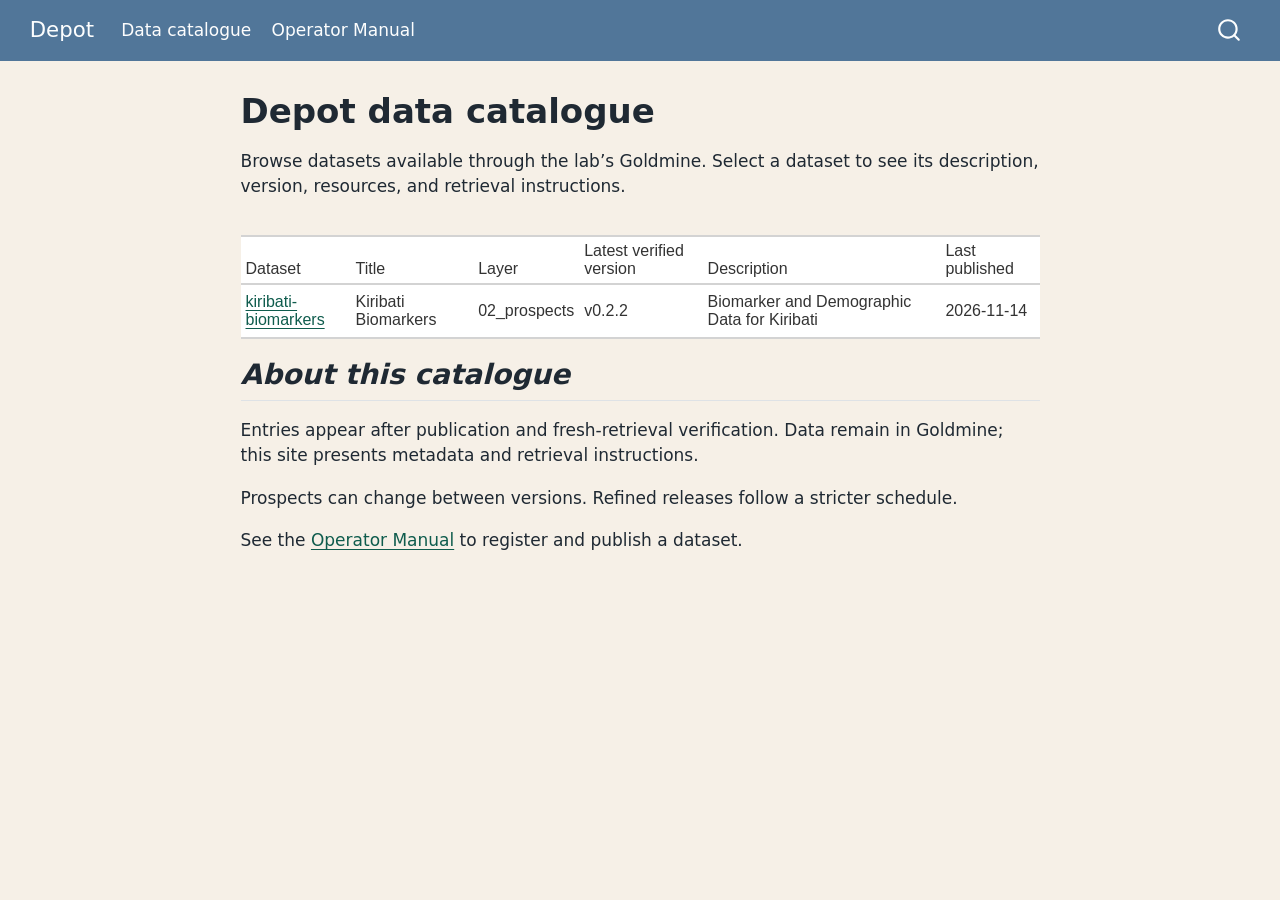
<file: docs/index.html>
<!DOCTYPE html>
<html xmlns="http://www.w3.org/1999/xhtml" lang="en" xml:lang="en"><head>

<meta charset="utf-8">
<meta name="generator" content="quarto-1.9.38">

<meta name="viewport" content="width=device-width, initial-scale=1.0, user-scalable=yes">


<title>Depot data catalogue – Depot</title>
<style>
/* Default styles provided by pandoc.
** See https://pandoc.org/MANUAL.html#variables-for-html for config info.
*/
code{white-space: pre-wrap;}
span.smallcaps{font-variant: small-caps;}
div.columns{display: flex; gap: min(4vw, 1.5em);}
div.column{flex: auto; overflow-x: auto;}
div.hanging-indent{margin-left: 1.5em; text-indent: -1.5em;}
ul.task-list{list-style: none;}
ul.task-list li input[type="checkbox"] {
  width: 0.8em;
  margin: 0 0.8em 0.2em -1em; /* quarto-specific, see https://github.com/quarto-dev/quarto-cli/issues/4556 */ 
  vertical-align: middle;
}
</style>


<script src="site_libs/quarto-nav/quarto-nav.js"></script>
<script src="site_libs/quarto-nav/headroom.min.js"></script>
<script src="site_libs/clipboard/clipboard.min.js"></script>
<script src="site_libs/quarto-search/autocomplete.umd.js"></script>
<script src="site_libs/quarto-search/fuse.min.js"></script>
<script src="site_libs/quarto-search/quarto-search.js"></script>
<meta name="quarto:offset" content="./">
<script src="site_libs/quarto-html/quarto.js" type="module"></script>
<script src="site_libs/quarto-html/tabsets/tabsets.js" type="module"></script>
<script src="site_libs/quarto-html/popper.min.js"></script>
<script src="site_libs/quarto-html/tippy.umd.min.js"></script>
<script src="site_libs/quarto-html/anchor.min.js"></script>
<link href="site_libs/quarto-html/tippy.css" rel="stylesheet">
<link href="site_libs/quarto-html/quarto-syntax-highlighting-15634bcf2e68342d4ad2dfa704d543f6.css" rel="stylesheet" id="quarto-text-highlighting-styles">
<script src="site_libs/bootstrap/bootstrap.min.js"></script>
<link href="site_libs/bootstrap/bootstrap-icons.css" rel="stylesheet">
<link href="site_libs/bootstrap/bootstrap-123202c42a8f36db05ccdc08341afa36.min.css" rel="stylesheet" append-hash="true" id="quarto-bootstrap" data-mode="light">
<script id="quarto-search-options" type="application/json">{
  "location": "navbar",
  "copy-button": false,
  "collapse-after": 3,
  "panel-placement": "end",
  "type": "overlay",
  "limit": 50,
  "keyboard-shortcut": [
    "f",
    "/",
    "s"
  ],
  "show-item-context": false,
  "language": {
    "search-no-results-text": "No results",
    "search-matching-documents-text": "matching documents",
    "search-copy-link-title": "Copy link to search",
    "search-hide-matches-text": "Hide additional matches",
    "search-more-match-text": "more match in this document",
    "search-more-matches-text": "more matches in this document",
    "search-clear-button-title": "Clear",
    "search-text-placeholder": "",
    "search-detached-cancel-button-title": "Cancel",
    "search-submit-button-title": "Submit",
    "search-label": "Search"
  }
}</script>


</head>

<body class="nav-fixed fullcontent quarto-light">

<div id="quarto-search-results"></div>
  <header id="quarto-header" class="headroom fixed-top">
    <nav class="navbar navbar-expand-lg " data-bs-theme="dark">
      <div class="navbar-container container-fluid">
      <div class="navbar-brand-container mx-auto">
    <a class="navbar-brand" href="./index.html">
    <span class="navbar-title">Depot</span>
    </a>
  </div>
            <div id="quarto-search" class="" title="Search"></div>
          <button class="navbar-toggler" type="button" data-bs-toggle="collapse" data-bs-target="#navbarCollapse" aria-controls="navbarCollapse" role="menu" aria-expanded="false" aria-label="Toggle navigation" onclick="if (window.quartoToggleHeadroom) { window.quartoToggleHeadroom(); }">
  <span class="navbar-toggler-icon"></span>
</button>
          <div class="collapse navbar-collapse" id="navbarCollapse">
            <ul class="navbar-nav navbar-nav-scroll me-auto">
  <li class="nav-item">
    <a class="nav-link active" href="./index.html" aria-current="page"> 
<span class="menu-text">Data catalogue</span></a>
  </li>  
  <li class="nav-item">
    <a class="nav-link" href="./overview.html"> 
<span class="menu-text">Operator Manual</span></a>
  </li>  
</ul>
          </div> <!-- /navcollapse -->
            <div class="quarto-navbar-tools">
</div>
      </div> <!-- /container-fluid -->
    </nav>
</header>
<!-- content -->
<div id="quarto-content" class="quarto-container page-columns page-rows-contents page-layout-article page-navbar">
<!-- sidebar -->
<!-- margin-sidebar -->
    
<!-- main -->
<main class="content" id="quarto-document-content">

<header id="title-block-header" class="quarto-title-block default">
<div class="quarto-title">
<h1 class="title">Depot data catalogue</h1>
</div>



<div class="quarto-title-meta">

    
  
    
  </div>
  


</header>


<p>Browse datasets available through the lab’s Goldmine. Select a dataset to see its description, version, resources, and retrieval instructions.</p>
<div id="depot-catalogue" style="padding-left:0px;padding-right:0px;padding-top:10px;padding-bottom:10px;overflow-x:auto;overflow-y:auto;width:auto;height:auto;">
<style>
#depot-catalogue table {
          font-family: -apple-system, BlinkMacSystemFont, 'Segoe UI', Roboto, Oxygen, Ubuntu, Cantarell, 'Helvetica Neue', 'Fira Sans', 'Droid Sans', Arial, sans-serif;
          -webkit-font-smoothing: antialiased;
          -moz-osx-font-smoothing: grayscale;
        }

#depot-catalogue thead, tbody, tfoot, tr, td, th { border-style: none; }
 tr { background-color: transparent; }
#depot-catalogue p { margin: 0; padding: 0; }
 #depot-catalogue .gt_table { display: table; border-collapse: collapse; line-height: normal; margin-left: auto; margin-right: auto; color: #333333; font-size: 16px; font-weight: normal; font-style: normal; background-color: #FFFFFF; width: 100%; border-top-style: solid; border-top-width: 2px; border-top-color: #A8A8A8; border-right-style: none; border-right-width: 2px; border-right-color: #D3D3D3; border-bottom-style: solid; border-bottom-width: 2px; border-bottom-color: #A8A8A8; border-left-style: none; border-left-width: 2px; border-left-color: #D3D3D3; }
 #depot-catalogue .gt_caption { padding-top: 4px; padding-bottom: 4px; }
 #depot-catalogue .gt_title { color: #333333; font-size: 125%; font-weight: initial; padding-top: 4px; padding-bottom: 4px; padding-left: 5px; padding-right: 5px; border-bottom-color: #FFFFFF; border-bottom-width: 0; }
 #depot-catalogue .gt_subtitle { color: #333333; font-size: 85%; font-weight: initial; padding-top: 3px; padding-bottom: 5px; padding-left: 5px; padding-right: 5px; border-top-color: #FFFFFF; border-top-width: 0; }
 #depot-catalogue .gt_heading { background-color: #FFFFFF; text-align: center; border-bottom-color: #FFFFFF; border-left-style: none; border-left-width: 1px; border-left-color: #D3D3D3; border-right-style: none; border-right-width: 1px; border-right-color: #D3D3D3; }
 #depot-catalogue .gt_bottom_border { border-bottom-style: solid; border-bottom-width: 2px; border-bottom-color: #D3D3D3; }
 #depot-catalogue .gt_col_headings { border-top-style: solid; border-top-width: 2px; border-top-color: #D3D3D3; border-bottom-style: solid; border-bottom-width: 2px; border-bottom-color: #D3D3D3; border-left-style: none; border-left-width: 1px; border-left-color: #D3D3D3; border-right-style: none; border-right-width: 1px; border-right-color: #D3D3D3; }
 #depot-catalogue .gt_col_heading { color: #333333; background-color: #FFFFFF; font-size: 100%; font-weight: normal; text-transform: inherit; border-left-style: none; border-left-width: 1px; border-left-color: #D3D3D3; border-right-style: none; border-right-width: 1px; border-right-color: #D3D3D3; vertical-align: bottom; padding-top: 5px; padding-bottom: 5px; padding-left: 5px; padding-right: 5px; overflow-x: hidden; }
 #depot-catalogue .gt_column_spanner_outer { color: #333333; background-color: #FFFFFF; font-size: 100%; font-weight: normal; text-transform: inherit; padding-top: 0; padding-bottom: 0; padding-left: 4px; padding-right: 4px; }
 #depot-catalogue .gt_column_spanner_outer:first-child { padding-left: 0; }
 #depot-catalogue .gt_column_spanner_outer:last-child { padding-right: 0; }
 #depot-catalogue .gt_column_spanner { border-bottom-style: solid; border-bottom-width: 2px; border-bottom-color: #D3D3D3; vertical-align: bottom; padding-top: 5px; padding-bottom: 5px; overflow-x: hidden; display: inline-block; width: 100%; }
 #depot-catalogue .gt_spanner_row { border-bottom-style: hidden; }
 #depot-catalogue .gt_group_heading { padding-top: 8px; padding-bottom: 8px; padding-left: 5px; padding-right: 5px; color: #333333; background-color: #FFFFFF; font-size: 100%; font-weight: initial; text-transform: inherit; border-top-style: solid; border-top-width: 2px; border-top-color: #D3D3D3; border-bottom-style: solid; border-bottom-width: 2px; border-bottom-color: #D3D3D3; border-left-style: none; border-left-width: 1px; border-left-color: #D3D3D3; border-right-style: none; border-right-width: 1px; border-right-color: #D3D3D3; vertical-align: middle; text-align: left; }
 #depot-catalogue .gt_empty_group_heading { padding: 0.5px; color: #333333; background-color: #FFFFFF; font-size: 100%; font-weight: initial; border-top-style: solid; border-top-width: 2px; border-top-color: #D3D3D3; border-bottom-style: solid; border-bottom-width: 2px; border-bottom-color: #D3D3D3; vertical-align: middle; }
 #depot-catalogue .gt_from_md> :first-child { margin-top: 0; }
 #depot-catalogue .gt_from_md> :last-child { margin-bottom: 0; }
 #depot-catalogue .gt_row { padding-top: 8px; padding-bottom: 8px; padding-left: 5px; padding-right: 5px; margin: 10px; border-top-style: solid; border-top-width: 1px; border-top-color: #D3D3D3; border-left-style: none; border-left-width: 1px; border-left-color: #D3D3D3; border-right-style: none; border-right-width: 1px; border-right-color: #D3D3D3; vertical-align: middle; overflow-x: hidden; }
 #depot-catalogue .gt_stub { color: #333333; background-color: #FFFFFF; font-size: 100%; font-weight: initial; text-transform: inherit; border-right-style: solid; border-right-width: 2px; border-right-color: #D3D3D3; padding-left: 5px; padding-right: 5px; }
 #depot-catalogue .gt_indent_1 { text-indent: 5px; }
 #depot-catalogue .gt_indent_2 { text-indent: calc(5px * 2); }
 #depot-catalogue .gt_indent_3 { text-indent: calc(5px * 3); }
 #depot-catalogue .gt_indent_4 { text-indent: calc(5px * 4); }
 #depot-catalogue .gt_indent_5 { text-indent: calc(5px * 5); }
 #depot-catalogue .gt_stub_row_group { color: #333333; background-color: #FFFFFF; font-size: 100%; font-weight: initial; text-transform: inherit; border-right-style: solid; border-right-width: 2px; border-right-color: #D3D3D3; padding-left: 5px; padding-right: 5px; vertical-align: top; }
 #depot-catalogue .gt_row_group_first td { border-top-width: 2px; }
 #depot-catalogue .gt_row_group_first th { border-top-width: 2px; }
 #depot-catalogue .gt_striped { color: #333333; background-color: #F4F4F4; }
 #depot-catalogue .gt_table_body { border-top-style: solid; border-top-width: 2px; border-top-color: #D3D3D3; border-bottom-style: solid; border-bottom-width: 2px; border-bottom-color: #D3D3D3; }
 #depot-catalogue .gt_summary_row { color: #333333; background-color: #FFFFFF; text-transform: inherit; padding-top: 8px; padding-bottom: 8px; padding-left: 5px; padding-right: 5px; }
 #depot-catalogue .gt_first_summary_row { border-top-style: solid; border-top-width: 2px; border-top-color: #D3D3D3; }
 #depot-catalogue .gt_last_summary_row_top { border-bottom-style: solid; border-bottom-width: 2px; border-bottom-color: #D3D3D3; }
 #depot-catalogue .gt_grand_summary_row { color: #333333; background-color: #FFFFFF; text-transform: inherit; padding-top: 8px; padding-bottom: 8px; padding-left: 5px; padding-right: 5px; }
 #depot-catalogue .gt_first_grand_summary_row_bottom { border-top-style: double; border-top-width: 6px; border-top-color: #D3D3D3; }
 #depot-catalogue .gt_last_grand_summary_row_top { border-bottom-style: double; border-bottom-width: 6px; border-bottom-color: #D3D3D3; }
 #depot-catalogue .gt_sourcenotes { color: #333333; background-color: #FFFFFF; border-bottom-style: none; border-bottom-width: 2px; border-bottom-color: #D3D3D3; border-left-style: none; border-left-width: 2px; border-left-color: #D3D3D3; border-right-style: none; border-right-width: 2px; border-right-color: #D3D3D3; }
 #depot-catalogue .gt_sourcenote { font-size: 90%; padding-top: 4px; padding-bottom: 4px; padding-left: 5px; padding-right: 5px; text-align: left; }
 #depot-catalogue .gt_left { text-align: left; }
 #depot-catalogue .gt_center { text-align: center; }
 #depot-catalogue .gt_right { text-align: right; font-variant-numeric: tabular-nums; }
 #depot-catalogue .gt_font_normal { font-weight: normal; }
 #depot-catalogue .gt_font_bold { font-weight: bold; }
 #depot-catalogue .gt_font_italic { font-style: italic; }
 #depot-catalogue .gt_super { font-size: 65%; }
 #depot-catalogue .gt_footnotes { color: font-color(#FFFFFF); background-color: #FFFFFF; border-bottom-style: none; border-bottom-width: 2px; border-bottom-color: #D3D3D3; border-left-style: none; border-left-width: 2px; border-left-color: #D3D3D3; border-right-style: none; border-right-width: 2px; border-right-color: #D3D3D3; }
 #depot-catalogue .gt_footnote { margin: 0px; font-size: 90%; padding-top: 4px; padding-bottom: 4px; padding-left: 5px; padding-right: 5px; }
 #depot-catalogue .gt_sourcenotes { color: #333333; background-color: #FFFFFF; border-bottom-style: none; border-bottom-width: 2px; border-bottom-color: #D3D3D3; border-left-style: none; border-left-width: 2px; border-left-color: #D3D3D3; border-right-style: none; border-right-width: 2px; border-right-color: #D3D3D3; }
 #depot-catalogue .gt_sourcenote { font-size: 90%; padding-top: 4px; padding-bottom: 4px; padding-left: 5px; padding-right: 5px; text-align: left; }
 #depot-catalogue .gt_footnote_marks { font-size: 75%; vertical-align: 0.4em; position: initial; }
 #depot-catalogue .gt_asterisk { font-size: 100%; vertical-align: 0; }
 
</style>

<table class="gt_table caption-top table" data-quarto-bootstrap="false">
<thead>
<tr class="gt_col_headings header">
<th id="depot-catalogue-id" class="gt_col_heading gt_columns_bottom_border gt_left" data-quarto-table-cell-role="th" scope="col">Dataset</th>
<th id="depot-catalogue-title" class="gt_col_heading gt_columns_bottom_border gt_left" data-quarto-table-cell-role="th" scope="col">Title</th>
<th id="depot-catalogue-layer" class="gt_col_heading gt_columns_bottom_border gt_left" data-quarto-table-cell-role="th" scope="col">Layer</th>
<th id="depot-catalogue-version" class="gt_col_heading gt_columns_bottom_border gt_left" data-quarto-table-cell-role="th" scope="col">Latest verified version</th>
<th id="depot-catalogue-description" class="gt_col_heading gt_columns_bottom_border gt_left" data-quarto-table-cell-role="th" scope="col">Description</th>
<th id="depot-catalogue-published" class="gt_col_heading gt_columns_bottom_border gt_left" data-quarto-table-cell-role="th" scope="col">Last published</th>
</tr>
</thead>
<tbody class="gt_table_body">
<tr class="odd">
<td class="gt_row gt_left"><a href="datasets/kiribati-biomarkers.html">kiribati-biomarkers</a></td>
<td class="gt_row gt_left">Kiribati Biomarkers</td>
<td class="gt_row gt_left">02_prospects</td>
<td class="gt_row gt_left">v0.2.2</td>
<td class="gt_row gt_left">Biomarker and Demographic Data for Kiribati</td>
<td class="gt_row gt_left">2026-11-14</td>
</tr>
</tbody>
</table>


</div>
<section id="about-this-catalogue" class="level2">
<h2 class="anchored" data-anchor-id="about-this-catalogue"><em>About this catalogue</em></h2>
<p>Entries appear after publication and fresh-retrieval verification. Data remain in Goldmine; this site presents metadata and retrieval instructions.</p>
<p>Prospects can change between versions. Refined releases follow a stricter schedule.</p>
<p>See the <a href="./overview.html">Operator Manual</a> to register and publish a dataset.</p>


</section>

</main> <!-- /main -->
<script id="quarto-html-after-body" type="application/javascript">
  window.document.addEventListener("DOMContentLoaded", function (event) {
    const icon = "";
    const anchorJS = new window.AnchorJS();
    anchorJS.options = {
      placement: 'right',
      icon: icon
    };
    anchorJS.add('.anchored');
    const isCodeAnnotation = (el) => {
      for (const clz of el.classList) {
        if (clz.startsWith('code-annotation-')) {                     
          return true;
        }
      }
      return false;
    }
    const onCopySuccess = function(e) {
      // button target
      const button = e.trigger;
      // don't keep focus
      button.blur();
      // flash "checked"
      button.classList.add('code-copy-button-checked');
      var currentTitle = button.getAttribute("title");
      button.setAttribute("title", "Copied!");
      let tooltip;
      if (window.bootstrap) {
        button.setAttribute("data-bs-toggle", "tooltip");
        button.setAttribute("data-bs-placement", "left");
        button.setAttribute("data-bs-title", "Copied!");
        tooltip = new bootstrap.Tooltip(button, 
          { trigger: "manual", 
            customClass: "code-copy-button-tooltip",
            offset: [0, -8]});
        tooltip.show();    
      }
      setTimeout(function() {
        if (tooltip) {
          tooltip.hide();
          button.removeAttribute("data-bs-title");
          button.removeAttribute("data-bs-toggle");
          button.removeAttribute("data-bs-placement");
        }
        button.setAttribute("title", currentTitle);
        button.classList.remove('code-copy-button-checked');
      }, 1000);
      // clear code selection
      e.clearSelection();
    }
    const getTextToCopy = function(trigger) {
      const outerScaffold = trigger.parentElement.cloneNode(true);
      const codeEl = outerScaffold.querySelector('code');
      for (const childEl of codeEl.children) {
        if (isCodeAnnotation(childEl)) {
          childEl.remove();
        }
      }
      return codeEl.innerText;
    }
    const clipboard = new window.ClipboardJS('.code-copy-button:not([data-in-quarto-modal])', {
      text: getTextToCopy
    });
    clipboard.on('success', onCopySuccess);
    if (window.document.getElementById('quarto-embedded-source-code-modal')) {
      const clipboardModal = new window.ClipboardJS('.code-copy-button[data-in-quarto-modal]', {
        text: getTextToCopy,
        container: window.document.getElementById('quarto-embedded-source-code-modal')
      });
      clipboardModal.on('success', onCopySuccess);
    }
      var localhostRegex = new RegExp(/^(?:http|https):\/\/localhost\:?[0-9]*\//);
      var mailtoRegex = new RegExp(/^mailto:/);
        var filterRegex = new RegExp('/' + window.location.host + '/');
      var isInternal = (href) => {
          return filterRegex.test(href) || localhostRegex.test(href) || mailtoRegex.test(href);
      }
      // Inspect non-navigation links and adorn them if external
     var links = window.document.querySelectorAll('a[href]:not(.nav-link):not(.navbar-brand):not(.toc-action):not(.sidebar-link):not(.sidebar-item-toggle):not(.pagination-link):not(.no-external):not([aria-hidden]):not(.dropdown-item):not(.quarto-navigation-tool):not(.about-link)');
      for (var i=0; i<links.length; i++) {
        const link = links[i];
        if (!isInternal(link.href)) {
          // undo the damage that might have been done by quarto-nav.js in the case of
          // links that we want to consider external
          if (link.dataset.originalHref !== undefined) {
            link.href = link.dataset.originalHref;
          }
        }
      }
    function tippyHover(el, contentFn, onTriggerFn, onUntriggerFn) {
      const config = {
        allowHTML: true,
        maxWidth: 500,
        delay: 100,
        arrow: false,
        appendTo: function(el) {
            return el.parentElement;
        },
        interactive: true,
        interactiveBorder: 10,
        theme: 'quarto',
        placement: 'bottom-start',
      };
      if (contentFn) {
        config.content = contentFn;
      }
      if (onTriggerFn) {
        config.onTrigger = onTriggerFn;
      }
      if (onUntriggerFn) {
        config.onUntrigger = onUntriggerFn;
      }
      window.tippy(el, config); 
    }
    const noterefs = window.document.querySelectorAll('a[role="doc-noteref"]');
    for (var i=0; i<noterefs.length; i++) {
      const ref = noterefs[i];
      tippyHover(ref, function() {
        // use id or data attribute instead here
        let href = ref.getAttribute('data-footnote-href') || ref.getAttribute('href');
        try { href = new URL(href).hash; } catch {}
        const id = href.replace(/^#\/?/, "");
        const note = window.document.getElementById(id);
        if (note) {
          return note.innerHTML;
        } else {
          return "";
        }
      });
    }
    const xrefs = window.document.querySelectorAll('a.quarto-xref');
    const processXRef = (id, note) => {
      // Strip column container classes
      const stripColumnClz = (el) => {
        el.classList.remove("page-full", "page-columns");
        if (el.children) {
          for (const child of el.children) {
            stripColumnClz(child);
          }
        }
      }
      stripColumnClz(note)
      if (id === null || id.startsWith('sec-')) {
        // Special case sections, only their first couple elements
        const container = document.createElement("div");
        if (note.children && note.children.length > 2) {
          container.appendChild(note.children[0].cloneNode(true));
          for (let i = 1; i < note.children.length; i++) {
            const child = note.children[i];
            if (child.tagName === "P" && child.innerText === "") {
              continue;
            } else {
              container.appendChild(child.cloneNode(true));
              break;
            }
          }
          if (window.Quarto?.typesetMath) {
            window.Quarto.typesetMath(container);
          }
          return container.innerHTML
        } else {
          if (window.Quarto?.typesetMath) {
            window.Quarto.typesetMath(note);
          }
          return note.innerHTML;
        }
      } else {
        // Remove any anchor links if they are present
        const anchorLink = note.querySelector('a.anchorjs-link');
        if (anchorLink) {
          anchorLink.remove();
        }
        if (window.Quarto?.typesetMath) {
          window.Quarto.typesetMath(note);
        }
        if (note.classList.contains("callout")) {
          return note.outerHTML;
        } else {
          return note.innerHTML;
        }
      }
    }
    for (var i=0; i<xrefs.length; i++) {
      const xref = xrefs[i];
      tippyHover(xref, undefined, function(instance) {
        instance.disable();
        let url = xref.getAttribute('href');
        let hash = undefined; 
        if (url.startsWith('#')) {
          hash = url;
        } else {
          try { hash = new URL(url).hash; } catch {}
        }
        if (hash) {
          const id = hash.replace(/^#\/?/, "");
          const note = window.document.getElementById(id);
          if (note !== null) {
            try {
              const html = processXRef(id, note.cloneNode(true));
              instance.setContent(html);
            } finally {
              instance.enable();
              instance.show();
            }
          } else {
            // See if we can fetch this
            fetch(url.split('#')[0])
            .then(res => res.text())
            .then(html => {
              const parser = new DOMParser();
              const htmlDoc = parser.parseFromString(html, "text/html");
              const note = htmlDoc.getElementById(id);
              if (note !== null) {
                const html = processXRef(id, note);
                instance.setContent(html);
              } 
            }).finally(() => {
              instance.enable();
              instance.show();
            });
          }
        } else {
          // See if we can fetch a full url (with no hash to target)
          // This is a special case and we should probably do some content thinning / targeting
          fetch(url)
          .then(res => res.text())
          .then(html => {
            const parser = new DOMParser();
            const htmlDoc = parser.parseFromString(html, "text/html");
            const note = htmlDoc.querySelector('main.content');
            if (note !== null) {
              // This should only happen for chapter cross references
              // (since there is no id in the URL)
              // remove the first header
              if (note.children.length > 0 && note.children[0].tagName === "HEADER") {
                note.children[0].remove();
              }
              const html = processXRef(null, note);
              instance.setContent(html);
            } 
          }).finally(() => {
            instance.enable();
            instance.show();
          });
        }
      }, function(instance) {
      });
    }
        let selectedAnnoteEl;
        const selectorForAnnotation = ( cell, annotation) => {
          let cellAttr = 'data-code-cell="' + cell + '"';
          let lineAttr = 'data-code-annotation="' +  annotation + '"';
          const selector = 'span[' + cellAttr + '][' + lineAttr + ']';
          return selector;
        }
        const selectCodeLines = (annoteEl) => {
          const doc = window.document;
          const targetCell = annoteEl.getAttribute("data-target-cell");
          const targetAnnotation = annoteEl.getAttribute("data-target-annotation");
          const annoteSpan = window.document.querySelector(selectorForAnnotation(targetCell, targetAnnotation));
          const lines = annoteSpan.getAttribute("data-code-lines").split(",");
          const lineIds = lines.map((line) => {
            return targetCell + "-" + line;
          })
          let top = null;
          let height = null;
          let parent = null;
          if (lineIds.length > 0) {
              //compute the position of the single el (top and bottom and make a div)
              const el = window.document.getElementById(lineIds[0]);
              top = el.offsetTop;
              height = el.offsetHeight;
              parent = el.parentElement.parentElement;
            if (lineIds.length > 1) {
              const lastEl = window.document.getElementById(lineIds[lineIds.length - 1]);
              const bottom = lastEl.offsetTop + lastEl.offsetHeight;
              height = bottom - top;
            }
            if (top !== null && height !== null && parent !== null) {
              // cook up a div (if necessary) and position it 
              let div = window.document.getElementById("code-annotation-line-highlight");
              if (div === null) {
                div = window.document.createElement("div");
                div.setAttribute("id", "code-annotation-line-highlight");
                div.style.position = 'absolute';
                parent.appendChild(div);
              }
              div.style.top = top - 2 + "px";
              div.style.height = height + 4 + "px";
              div.style.left = 0;
              let gutterDiv = window.document.getElementById("code-annotation-line-highlight-gutter");
              if (gutterDiv === null) {
                gutterDiv = window.document.createElement("div");
                gutterDiv.setAttribute("id", "code-annotation-line-highlight-gutter");
                gutterDiv.style.position = 'absolute';
                const codeCell = window.document.getElementById(targetCell);
                const gutter = codeCell.querySelector('.code-annotation-gutter');
                gutter.appendChild(gutterDiv);
              }
              gutterDiv.style.top = top - 2 + "px";
              gutterDiv.style.height = height + 4 + "px";
            }
            selectedAnnoteEl = annoteEl;
          }
        };
        const unselectCodeLines = () => {
          const elementsIds = ["code-annotation-line-highlight", "code-annotation-line-highlight-gutter"];
          elementsIds.forEach((elId) => {
            const div = window.document.getElementById(elId);
            if (div) {
              div.remove();
            }
          });
          selectedAnnoteEl = undefined;
        };
          // Handle positioning of the toggle
      window.addEventListener(
        "resize",
        throttle(() => {
          elRect = undefined;
          if (selectedAnnoteEl) {
            selectCodeLines(selectedAnnoteEl);
          }
        }, 10)
      );
      function throttle(fn, ms) {
      let throttle = false;
      let timer;
        return (...args) => {
          if(!throttle) { // first call gets through
              fn.apply(this, args);
              throttle = true;
          } else { // all the others get throttled
              if(timer) clearTimeout(timer); // cancel #2
              timer = setTimeout(() => {
                fn.apply(this, args);
                timer = throttle = false;
              }, ms);
          }
        };
      }
        // Attach click handler to the DT
        const annoteDls = window.document.querySelectorAll('dt[data-target-cell]');
        for (const annoteDlNode of annoteDls) {
          annoteDlNode.addEventListener('click', (event) => {
            const clickedEl = event.target;
            if (clickedEl !== selectedAnnoteEl) {
              unselectCodeLines();
              const activeEl = window.document.querySelector('dt[data-target-cell].code-annotation-active');
              if (activeEl) {
                activeEl.classList.remove('code-annotation-active');
              }
              selectCodeLines(clickedEl);
              clickedEl.classList.add('code-annotation-active');
            } else {
              // Unselect the line
              unselectCodeLines();
              clickedEl.classList.remove('code-annotation-active');
            }
          });
        }
    const findCites = (el) => {
      const parentEl = el.parentElement;
      if (parentEl) {
        const cites = parentEl.dataset.cites;
        if (cites) {
          return {
            el,
            cites: cites.split(' ')
          };
        } else {
          return findCites(el.parentElement)
        }
      } else {
        return undefined;
      }
    };
    var bibliorefs = window.document.querySelectorAll('a[role="doc-biblioref"]');
    for (var i=0; i<bibliorefs.length; i++) {
      const ref = bibliorefs[i];
      const citeInfo = findCites(ref);
      if (citeInfo) {
        tippyHover(citeInfo.el, function() {
          var popup = window.document.createElement('div');
          citeInfo.cites.forEach(function(cite) {
            var citeDiv = window.document.createElement('div');
            citeDiv.classList.add('hanging-indent');
            citeDiv.classList.add('csl-entry');
            var biblioDiv = window.document.getElementById('ref-' + cite);
            if (biblioDiv) {
              citeDiv.innerHTML = biblioDiv.innerHTML;
            }
            popup.appendChild(citeDiv);
          });
          return popup.innerHTML;
        });
      }
    }
  });
  </script>
</div> <!-- /content -->




</body></html>
</file>
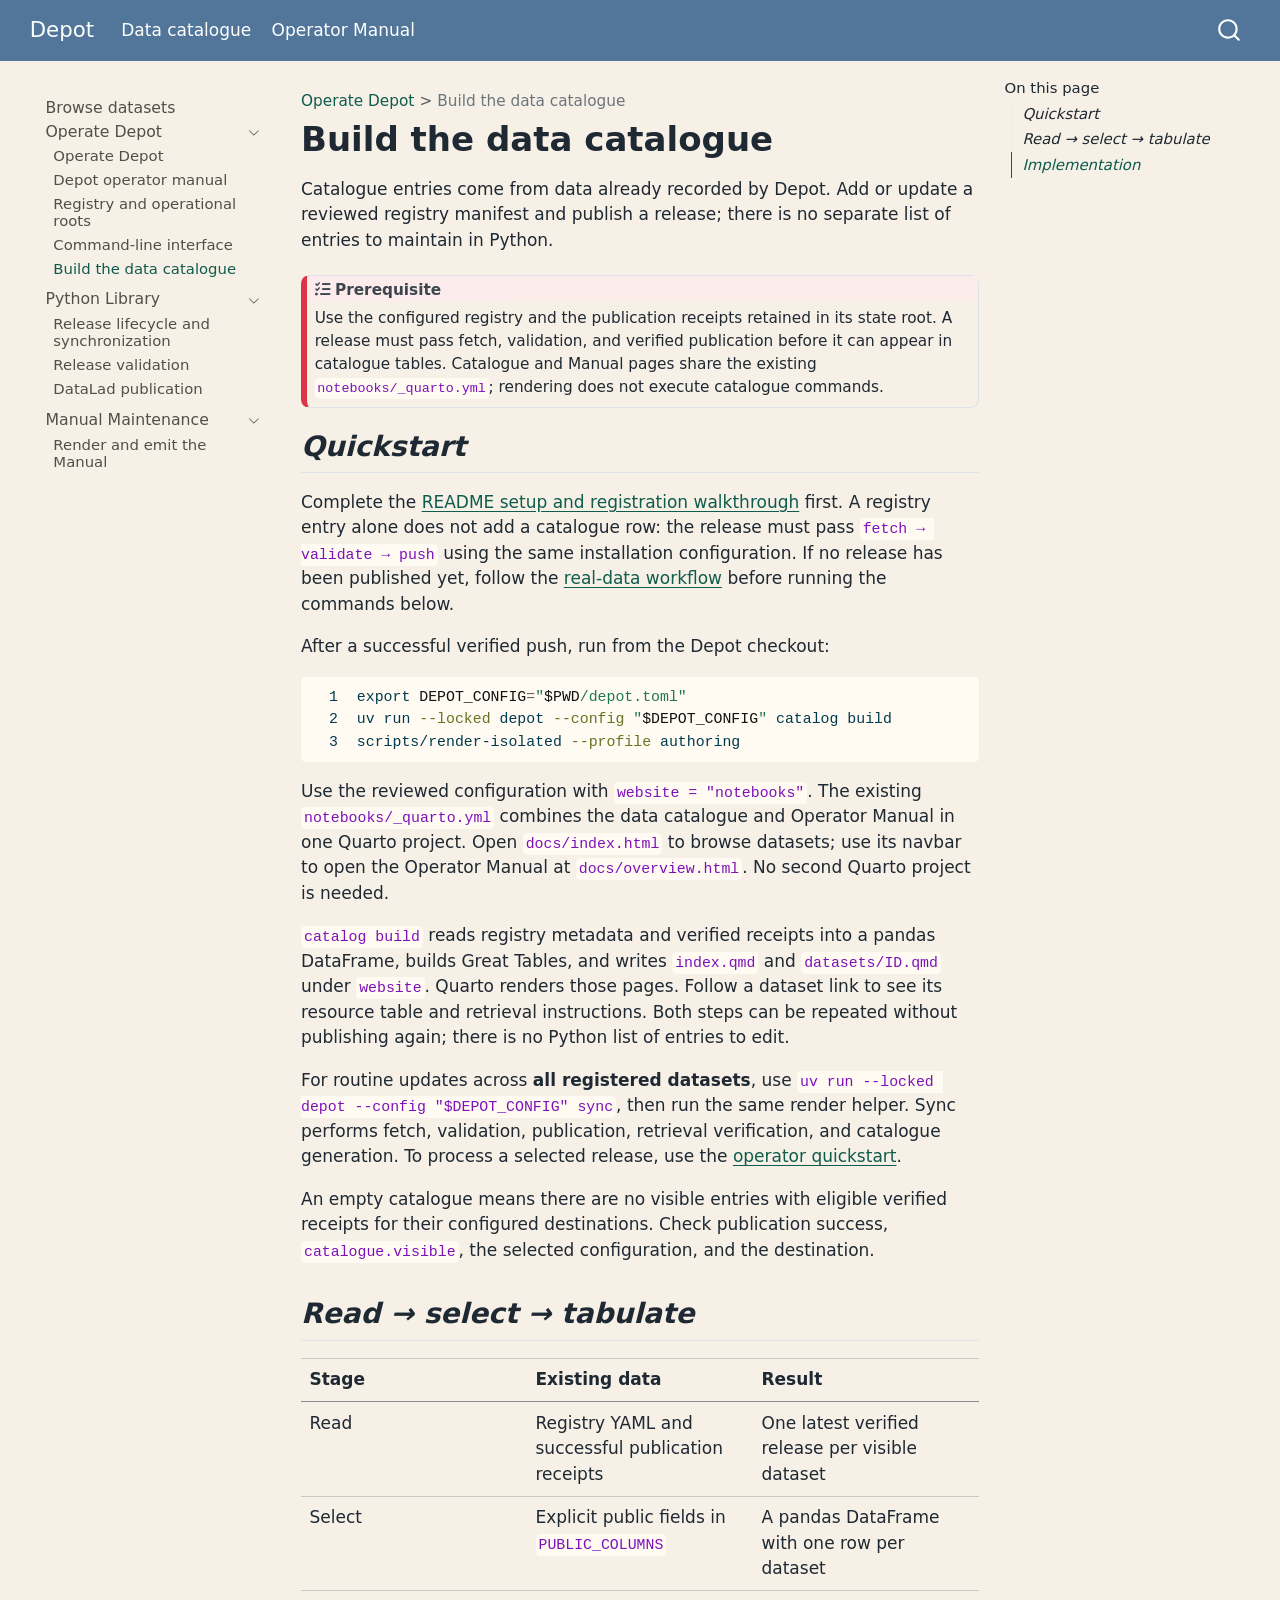
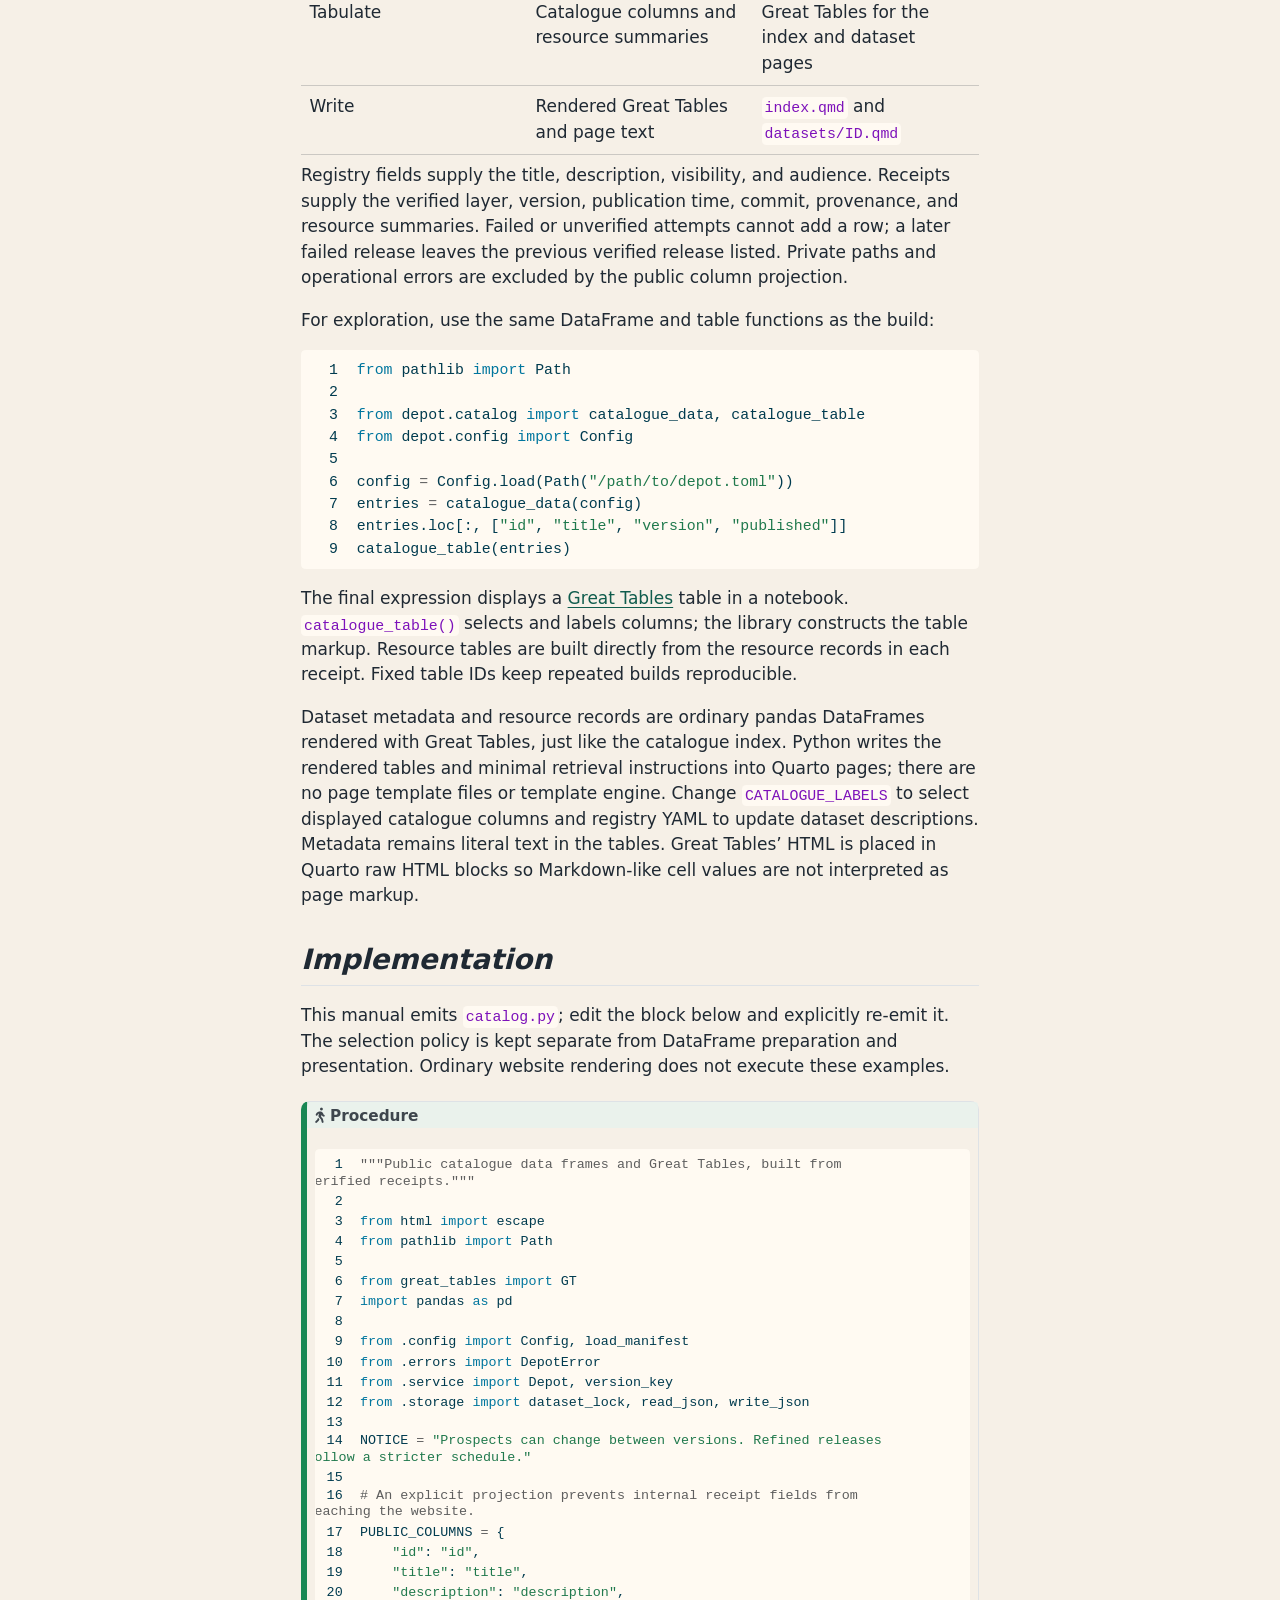
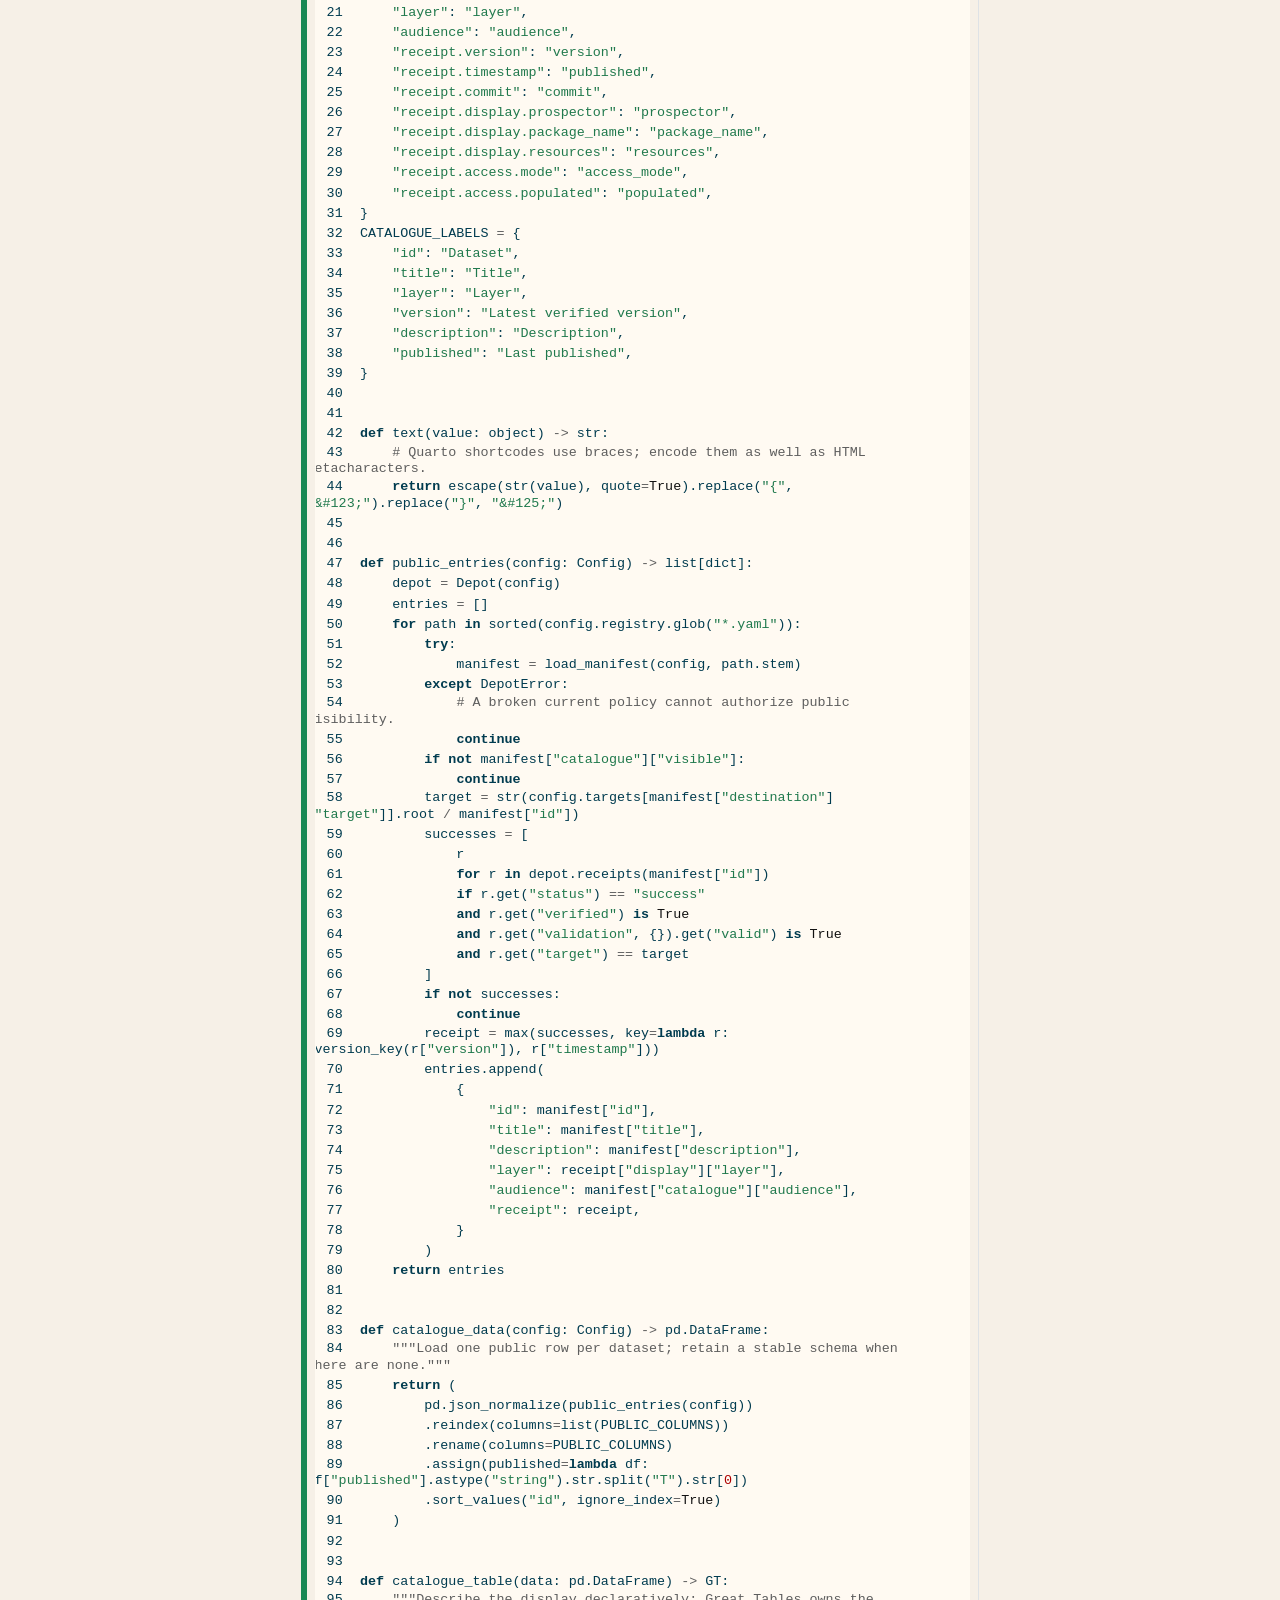
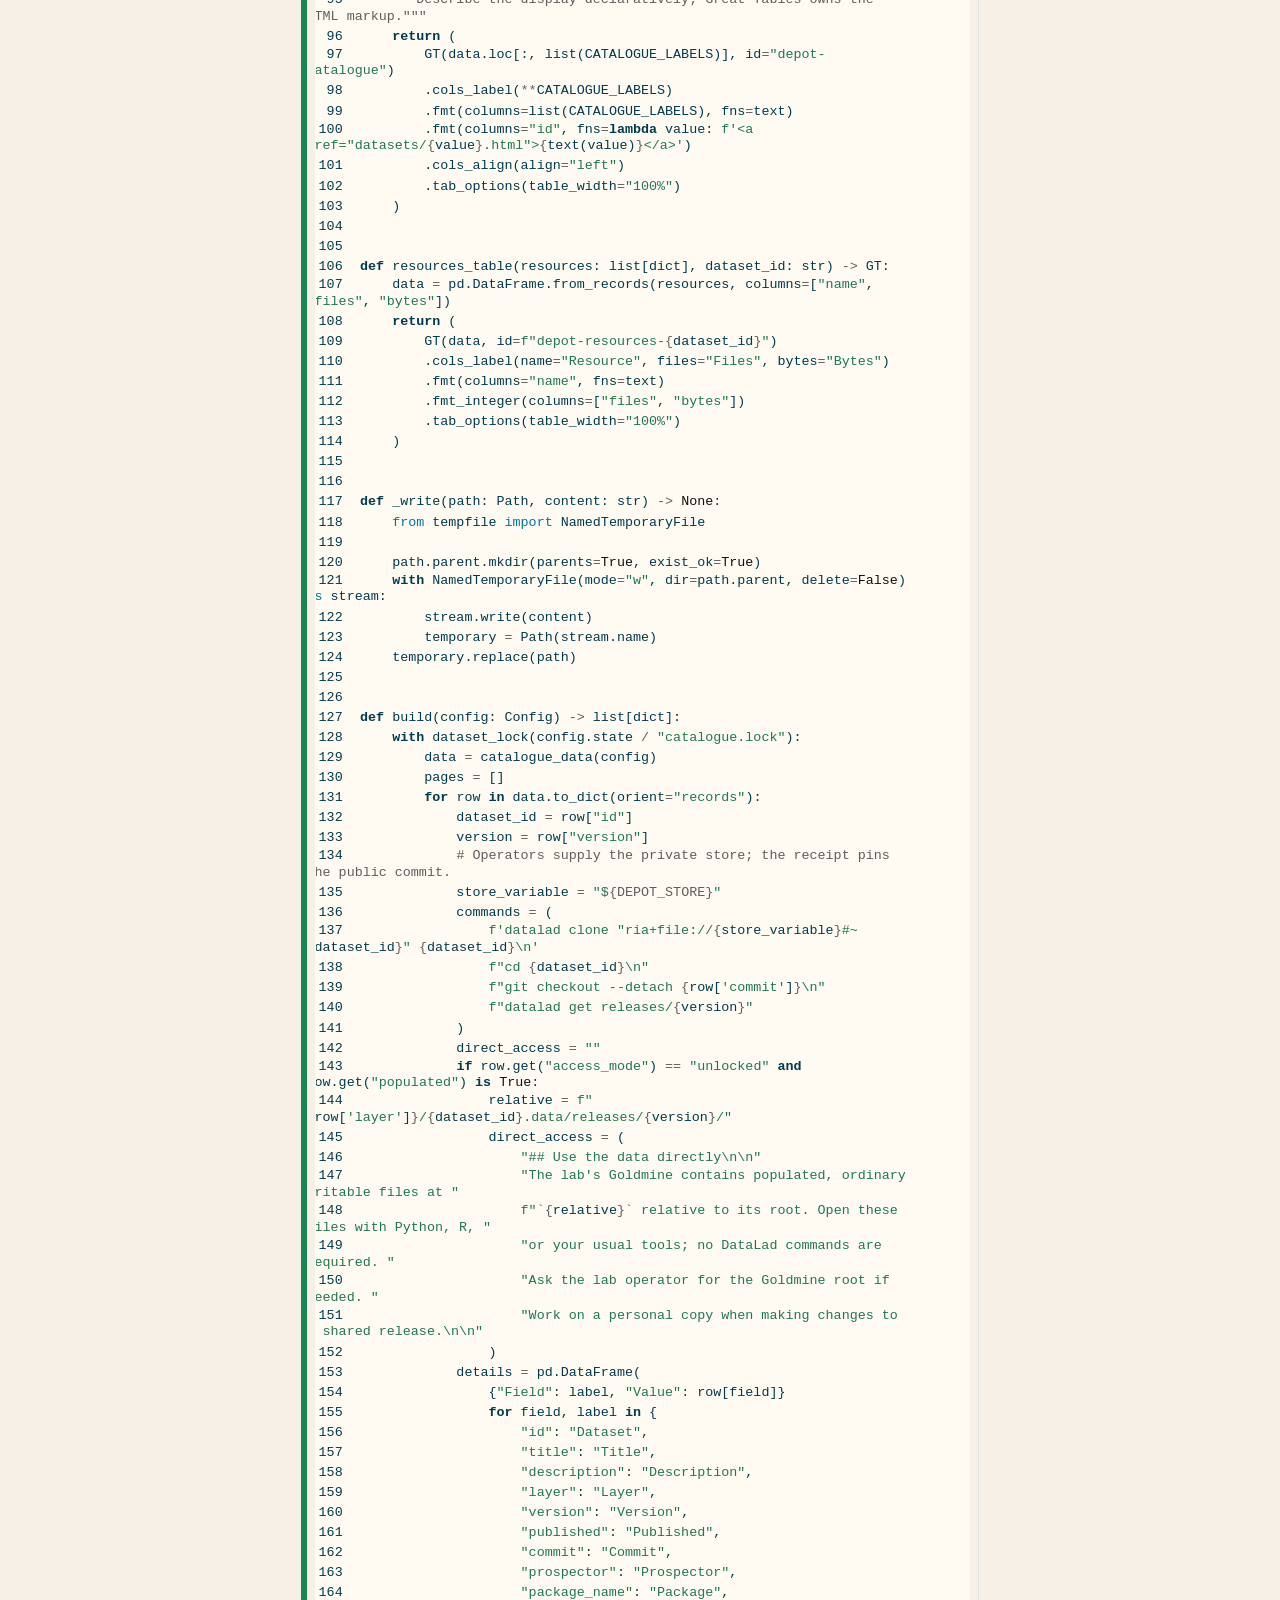
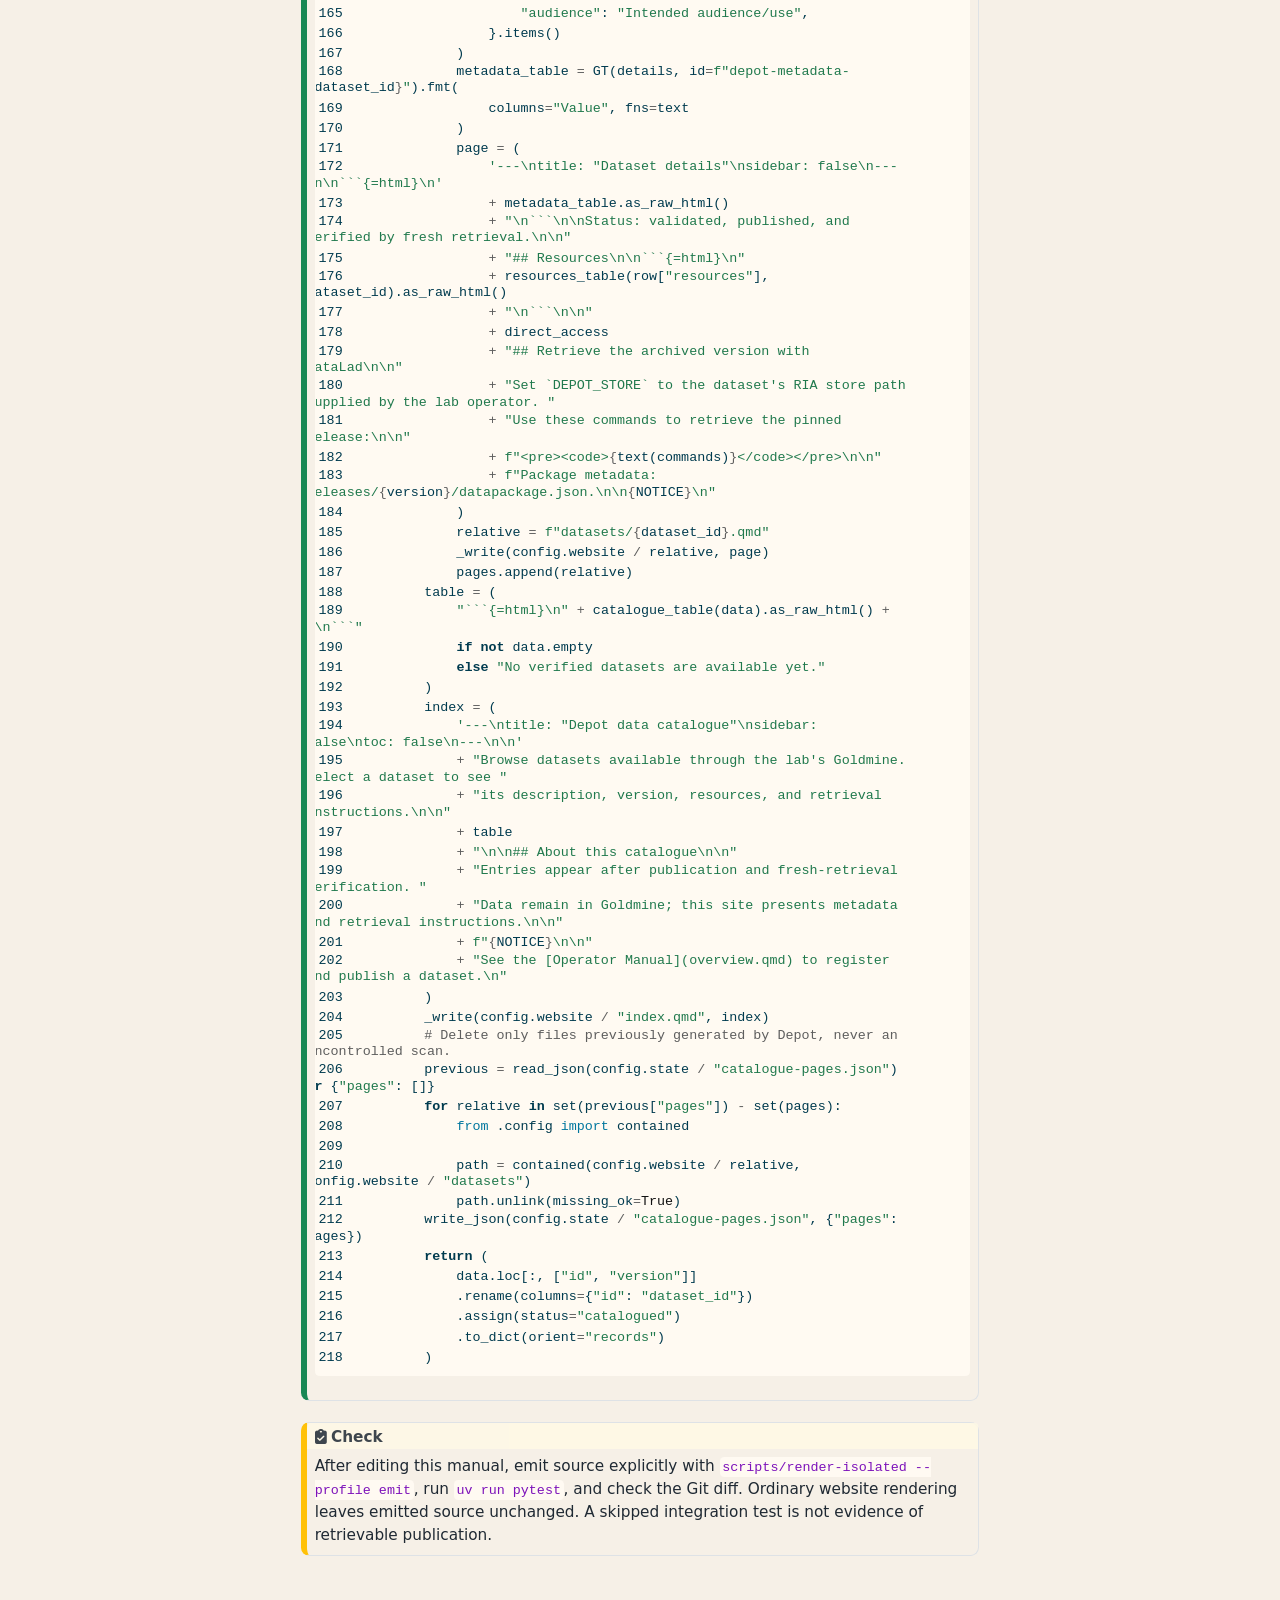
<file: docs/catalogue.html>
<!DOCTYPE html>
<html xmlns="http://www.w3.org/1999/xhtml" lang="en" xml:lang="en"><head>

<meta charset="utf-8">
<meta name="generator" content="quarto-1.9.38">

<meta name="viewport" content="width=device-width, initial-scale=1.0, user-scalable=yes">


<title>Build the data catalogue – Depot</title>
<style>
/* Default styles provided by pandoc.
** See https://pandoc.org/MANUAL.html#variables-for-html for config info.
*/
code{white-space: pre-wrap;}
span.smallcaps{font-variant: small-caps;}
div.columns{display: flex; gap: min(4vw, 1.5em);}
div.column{flex: auto; overflow-x: auto;}
div.hanging-indent{margin-left: 1.5em; text-indent: -1.5em;}
ul.task-list{list-style: none;}
ul.task-list li input[type="checkbox"] {
  width: 0.8em;
  margin: 0 0.8em 0.2em -1em; /* quarto-specific, see https://github.com/quarto-dev/quarto-cli/issues/4556 */ 
  vertical-align: middle;
}
/* CSS for syntax highlighting */
html { -webkit-text-size-adjust: 100%; }
pre > code.sourceCode { white-space: pre; position: relative; }
pre > code.sourceCode > span { display: inline-block; line-height: 1.25; }
pre > code.sourceCode > span:empty { height: 1.2em; }
.sourceCode { overflow: visible; }
code.sourceCode > span { color: inherit; text-decoration: inherit; }
div.sourceCode { margin: 1em 0; }
pre.sourceCode { margin: 0; }
@media screen {
div.sourceCode { overflow: auto; }
}
@media print {
pre > code.sourceCode { white-space: pre-wrap; }
pre > code.sourceCode > span { text-indent: -5em; padding-left: 5em; }
}
pre.numberSource code
  { counter-reset: source-line 0; }
pre.numberSource code > span
  { position: relative; left: -4em; counter-increment: source-line; }
pre.numberSource code > span > a:first-child::before
  { content: counter(source-line);
    position: relative; left: -1em; text-align: right; vertical-align: baseline;
    border: none; display: inline-block;
    -webkit-touch-callout: none; -webkit-user-select: none;
    -khtml-user-select: none; -moz-user-select: none;
    -ms-user-select: none; user-select: none;
    padding: 0 4px; width: 4em;
  }
pre.numberSource { margin-left: 3em;  padding-left: 4px; }
div.sourceCode
  {   }
@media screen {
pre > code.sourceCode > span > a:first-child::before { text-decoration: underline; }
}
</style>


<script src="site_libs/quarto-nav/quarto-nav.js"></script>
<script src="site_libs/quarto-nav/headroom.min.js"></script>
<script src="site_libs/clipboard/clipboard.min.js"></script>
<script src="site_libs/quarto-search/autocomplete.umd.js"></script>
<script src="site_libs/quarto-search/fuse.min.js"></script>
<script src="site_libs/quarto-search/quarto-search.js"></script>
<meta name="quarto:offset" content="./">
<script src="site_libs/quarto-html/quarto.js" type="module"></script>
<script src="site_libs/quarto-html/tabsets/tabsets.js" type="module"></script>
<script src="site_libs/quarto-html/popper.min.js"></script>
<script src="site_libs/quarto-html/tippy.umd.min.js"></script>
<script src="site_libs/quarto-html/anchor.min.js"></script>
<link href="site_libs/quarto-html/tippy.css" rel="stylesheet">
<link href="site_libs/quarto-html/quarto-syntax-highlighting-15634bcf2e68342d4ad2dfa704d543f6.css" rel="stylesheet" id="quarto-text-highlighting-styles">
<script src="site_libs/bootstrap/bootstrap.min.js"></script>
<link href="site_libs/bootstrap/bootstrap-icons.css" rel="stylesheet">
<link href="site_libs/bootstrap/bootstrap-123202c42a8f36db05ccdc08341afa36.min.css" rel="stylesheet" append-hash="true" id="quarto-bootstrap" data-mode="light">
<link href="site_libs/quarto-contrib/fontawesome6-6.7.2/all.min.css" rel="stylesheet">
<link href="site_libs/quarto-contrib/fontawesome6-6.7.2/latex-fontsize.css" rel="stylesheet">
<script id="quarto-search-options" type="application/json">{
  "location": "navbar",
  "copy-button": false,
  "collapse-after": 3,
  "panel-placement": "end",
  "type": "overlay",
  "limit": 50,
  "keyboard-shortcut": [
    "f",
    "/",
    "s"
  ],
  "show-item-context": false,
  "language": {
    "search-no-results-text": "No results",
    "search-matching-documents-text": "matching documents",
    "search-copy-link-title": "Copy link to search",
    "search-hide-matches-text": "Hide additional matches",
    "search-more-match-text": "more match in this document",
    "search-more-matches-text": "more matches in this document",
    "search-clear-button-title": "Clear",
    "search-text-placeholder": "",
    "search-detached-cancel-button-title": "Cancel",
    "search-submit-button-title": "Submit",
    "search-label": "Search"
  }
}</script>


</head>

<body class="nav-sidebar floating nav-fixed quarto-light">

<div id="quarto-search-results"></div>
  <header id="quarto-header" class="headroom fixed-top">
    <nav class="navbar navbar-expand-lg " data-bs-theme="dark">
      <div class="navbar-container container-fluid">
      <div class="navbar-brand-container mx-auto">
    <a class="navbar-brand" href="./index.html">
    <span class="navbar-title">Depot</span>
    </a>
  </div>
            <div id="quarto-search" class="" title="Search"></div>
          <button class="navbar-toggler" type="button" data-bs-toggle="collapse" data-bs-target="#navbarCollapse" aria-controls="navbarCollapse" role="menu" aria-expanded="false" aria-label="Toggle navigation" onclick="if (window.quartoToggleHeadroom) { window.quartoToggleHeadroom(); }">
  <span class="navbar-toggler-icon"></span>
</button>
          <div class="collapse navbar-collapse" id="navbarCollapse">
            <ul class="navbar-nav navbar-nav-scroll me-auto">
  <li class="nav-item">
    <a class="nav-link active" href="./index.html" aria-current="page"> 
<span class="menu-text">Data catalogue</span></a>
  </li>  
  <li class="nav-item">
    <a class="nav-link" href="./overview.html"> 
<span class="menu-text">Operator Manual</span></a>
  </li>  
</ul>
          </div> <!-- /navcollapse -->
            <div class="quarto-navbar-tools">
</div>
      </div> <!-- /container-fluid -->
    </nav>
  <nav class="quarto-secondary-nav">
    <div class="container-fluid d-flex">
      <button type="button" class="quarto-btn-toggle btn" data-bs-toggle="collapse" role="button" data-bs-target=".quarto-sidebar-collapse-item" aria-controls="quarto-sidebar" aria-expanded="false" aria-label="Toggle sidebar navigation" onclick="if (window.quartoToggleHeadroom) { window.quartoToggleHeadroom(); }">
        <i class="bi bi-layout-text-sidebar-reverse"></i>
      </button>
        <nav class="quarto-page-breadcrumbs" aria-label="breadcrumb"><ol class="breadcrumb"><li class="breadcrumb-item"><a href="./overview.html">Operate Depot</a></li><li class="breadcrumb-item"><a href="./catalogue.html">Build the data catalogue</a></li></ol></nav>
        <a class="flex-grow-1" role="navigation" data-bs-toggle="collapse" data-bs-target=".quarto-sidebar-collapse-item" aria-controls="quarto-sidebar" aria-expanded="false" aria-label="Toggle sidebar navigation" onclick="if (window.quartoToggleHeadroom) { window.quartoToggleHeadroom(); }">      
        </a>
    </div>
  </nav>
</header>
<!-- content -->
<div id="quarto-content" class="quarto-container page-columns page-rows-contents page-layout-article page-navbar">
<!-- sidebar -->
  <nav id="quarto-sidebar" class="sidebar collapse collapse-horizontal quarto-sidebar-collapse-item sidebar-navigation floating overflow-auto">
    <div class="sidebar-menu-container"> 
    <ul class="list-unstyled mt-1">
        <li class="sidebar-item">
  <div class="sidebar-item-container"> 
  <a href="./index.html" class="sidebar-item-text sidebar-link">
 <span class="menu-text">Browse datasets</span></a>
  </div>
</li>
        <li class="sidebar-item sidebar-item-section">
      <div class="sidebar-item-container"> 
            <a class="sidebar-item-text sidebar-link text-start" data-bs-toggle="collapse" data-bs-target="#quarto-sidebar-section-1" role="navigation" aria-expanded="true">
 <span class="menu-text">Operate Depot</span></a>
          <a class="sidebar-item-toggle text-start" data-bs-toggle="collapse" data-bs-target="#quarto-sidebar-section-1" role="navigation" aria-expanded="true" aria-label="Toggle section">
            <i class="bi bi-chevron-right ms-2"></i>
          </a> 
      </div>
      <ul id="quarto-sidebar-section-1" class="collapse list-unstyled sidebar-section depth1 show">  
          <li class="sidebar-item">
  <div class="sidebar-item-container"> 
  <a href="./overview.html" class="sidebar-item-text sidebar-link">
 <span class="menu-text">Operate Depot</span></a>
  </div>
</li>
          <li class="sidebar-item">
  <div class="sidebar-item-container"> 
  <a href="./implementation.html" class="sidebar-item-text sidebar-link">
 <span class="menu-text">Depot operator manual</span></a>
  </div>
</li>
          <li class="sidebar-item">
  <div class="sidebar-item-container"> 
  <a href="./configuration.html" class="sidebar-item-text sidebar-link">
 <span class="menu-text">Registry and operational roots</span></a>
  </div>
</li>
          <li class="sidebar-item">
  <div class="sidebar-item-container"> 
  <a href="./command-line.html" class="sidebar-item-text sidebar-link">
 <span class="menu-text">Command-line interface</span></a>
  </div>
</li>
          <li class="sidebar-item">
  <div class="sidebar-item-container"> 
  <a href="./catalogue.html" class="sidebar-item-text sidebar-link active">
 <span class="menu-text">Build the data catalogue</span></a>
  </div>
</li>
      </ul>
  </li>
        <li class="sidebar-item sidebar-item-section">
      <div class="sidebar-item-container"> 
            <a class="sidebar-item-text sidebar-link text-start" data-bs-toggle="collapse" data-bs-target="#quarto-sidebar-section-2" role="navigation" aria-expanded="true">
 <span class="menu-text">Python Library</span></a>
          <a class="sidebar-item-toggle text-start" data-bs-toggle="collapse" data-bs-target="#quarto-sidebar-section-2" role="navigation" aria-expanded="true" aria-label="Toggle section">
            <i class="bi bi-chevron-right ms-2"></i>
          </a> 
      </div>
      <ul id="quarto-sidebar-section-2" class="collapse list-unstyled sidebar-section depth1 show">  
          <li class="sidebar-item">
  <div class="sidebar-item-container"> 
  <a href="./lifecycle.html" class="sidebar-item-text sidebar-link">
 <span class="menu-text">Release lifecycle and synchronization</span></a>
  </div>
</li>
          <li class="sidebar-item">
  <div class="sidebar-item-container"> 
  <a href="./validation.html" class="sidebar-item-text sidebar-link">
 <span class="menu-text">Release validation</span></a>
  </div>
</li>
          <li class="sidebar-item">
  <div class="sidebar-item-container"> 
  <a href="./publication.html" class="sidebar-item-text sidebar-link">
 <span class="menu-text">DataLad publication</span></a>
  </div>
</li>
      </ul>
  </li>
        <li class="sidebar-item sidebar-item-section">
      <div class="sidebar-item-container"> 
            <a class="sidebar-item-text sidebar-link text-start" data-bs-toggle="collapse" data-bs-target="#quarto-sidebar-section-3" role="navigation" aria-expanded="true">
 <span class="menu-text">Manual Maintenance</span></a>
          <a class="sidebar-item-toggle text-start" data-bs-toggle="collapse" data-bs-target="#quarto-sidebar-section-3" role="navigation" aria-expanded="true" aria-label="Toggle section">
            <i class="bi bi-chevron-right ms-2"></i>
          </a> 
      </div>
      <ul id="quarto-sidebar-section-3" class="collapse list-unstyled sidebar-section depth1 show">  
          <li class="sidebar-item">
  <div class="sidebar-item-container"> 
  <a href="./rendering.html" class="sidebar-item-text sidebar-link">
 <span class="menu-text">Render and emit the Manual</span></a>
  </div>
</li>
      </ul>
  </li>
    </ul>
    </div>
</nav>
<div id="quarto-sidebar-glass" class="quarto-sidebar-collapse-item" data-bs-toggle="collapse" data-bs-target=".quarto-sidebar-collapse-item"></div>
<!-- margin-sidebar -->
    <div id="quarto-margin-sidebar" class="sidebar margin-sidebar">
        <nav id="TOC" role="doc-toc" class="toc-active">
    <h2 id="toc-title">On this page</h2>
   
  <ul>
  <li><a href="#quickstart" id="toc-quickstart" class="nav-link active" data-scroll-target="#quickstart"><em>Quickstart</em></a></li>
  <li><a href="#read-select-tabulate" id="toc-read-select-tabulate" class="nav-link" data-scroll-target="#read-select-tabulate"><em>Read → select → tabulate</em></a></li>
  <li><a href="#implementation" id="toc-implementation" class="nav-link" data-scroll-target="#implementation"><em>Implementation</em></a></li>
  </ul>
</nav>
    </div>
<!-- main -->
<main class="content" id="quarto-document-content">

<header id="title-block-header" class="quarto-title-block default"><nav class="quarto-page-breadcrumbs quarto-title-breadcrumbs d-none d-lg-block" aria-label="breadcrumb"><ol class="breadcrumb"><li class="breadcrumb-item"><a href="./overview.html">Operate Depot</a></li><li class="breadcrumb-item"><a href="./catalogue.html">Build the data catalogue</a></li></ol></nav>
<div class="quarto-title">
<h1 class="title">Build the data catalogue</h1>
</div>



<div class="quarto-title-meta">

    
  
    
  </div>
  


</header>


<p>Catalogue entries come from data already recorded by Depot. Add or update a reviewed registry manifest and publish a release; there is no separate list of entries to maintain in Python.</p>
<div class="manual-prereq callout callout-style-default callout-important no-icon callout-titled" data-manual-kind="prereq">
<div class="callout-header d-flex align-content-center">
<div class="callout-icon-container">
<i class="callout-icon no-icon"></i>
</div>
<div class="callout-title-container flex-fill">
<span class="screen-reader-only">Important</span><i class="fa-solid fa-list-check" aria-label="list-check"></i> Prerequisite
</div>
</div>
<div class="callout-body-container callout-body">
<p>Use the configured registry and the publication receipts retained in its state root. A release must pass fetch, validation, and verified publication before it can appear in catalogue tables. Catalogue and Manual pages share the existing <code>notebooks/_quarto.yml</code>; rendering does not execute catalogue commands.</p>
</div>
</div>
<section id="quickstart" class="level2">
<h2 class="anchored" data-anchor-id="quickstart"><em>Quickstart</em></h2>
<p>Complete the <a href="./overview.html#setup">README setup and registration walkthrough</a> first. A registry entry alone does not add a catalogue row: the release must pass <code>fetch → validate → push</code> using the same installation configuration. If no release has been published yet, follow the <a href="./overview.html#add-data">real-data workflow</a> before running the commands below.</p>
<p>After a successful verified push, run from the Depot checkout:</p>
<div class="code-copy-outer-scaffold"><div class="sourceCode" id="cb1"><pre class="sourceCode numberSource bash number-lines code-with-copy"><code class="sourceCode bash"><span id="cb1-1"><a href="#cb1-1"></a><span class="bu">export</span> <span class="va">DEPOT_CONFIG</span><span class="op">=</span><span class="st">"</span><span class="va">$PWD</span><span class="st">/depot.toml"</span></span>
<span id="cb1-2"><a href="#cb1-2"></a><span class="ex">uv</span> run <span class="at">--locked</span> depot <span class="at">--config</span> <span class="st">"</span><span class="va">$DEPOT_CONFIG</span><span class="st">"</span> catalog build</span>
<span id="cb1-3"><a href="#cb1-3"></a><span class="ex">scripts/render-isolated</span> <span class="at">--profile</span> authoring</span></code></pre></div><button title="Copy to Clipboard" class="code-copy-button"><i class="bi"></i></button></div>
<p>Use the reviewed configuration with <code>website = "notebooks"</code>. The existing <code>notebooks/_quarto.yml</code> combines the data catalogue and Operator Manual in one Quarto project. Open <code>docs/index.html</code> to browse datasets; use its navbar to open the Operator Manual at <code>docs/overview.html</code>. No second Quarto project is needed.</p>
<p><code>catalog build</code> reads registry metadata and verified receipts into a pandas DataFrame, builds Great Tables, and writes <code>index.qmd</code> and <code>datasets/ID.qmd</code> under <code>website</code>. Quarto renders those pages. Follow a dataset link to see its resource table and retrieval instructions. Both steps can be repeated without publishing again; there is no Python list of entries to edit.</p>
<p>For routine updates across <strong>all registered datasets</strong>, use <code>uv run --locked depot --config "$DEPOT_CONFIG" sync</code>, then run the same render helper. Sync performs fetch, validation, publication, retrieval verification, and catalogue generation. To process a selected release, use the <a href="./implementation.html#quickstart">operator quickstart</a>.</p>
<p>An empty catalogue means there are no visible entries with eligible verified receipts for their configured destinations. Check publication success, <code>catalogue.visible</code>, the selected configuration, and the destination.</p>
</section>
<section id="read-select-tabulate" class="level2">
<h2 class="anchored" data-anchor-id="read-select-tabulate"><em>Read → select → tabulate</em></h2>
<table class="caption-top table">
<colgroup>
<col style="width: 33%">
<col style="width: 33%">
<col style="width: 33%">
</colgroup>
<thead>
<tr class="header">
<th>Stage</th>
<th>Existing data</th>
<th>Result</th>
</tr>
</thead>
<tbody>
<tr class="odd">
<td>Read</td>
<td>Registry YAML and successful publication receipts</td>
<td>One latest verified release per visible dataset</td>
</tr>
<tr class="even">
<td>Select</td>
<td>Explicit public fields in <code>PUBLIC_COLUMNS</code></td>
<td>A pandas DataFrame with one row per dataset</td>
</tr>
<tr class="odd">
<td>Tabulate</td>
<td>Catalogue columns and resource summaries</td>
<td>Great Tables for the index and dataset pages</td>
</tr>
<tr class="even">
<td>Write</td>
<td>Rendered Great Tables and page text</td>
<td><code>index.qmd</code> and <code>datasets/ID.qmd</code></td>
</tr>
</tbody>
</table>
<p>Registry fields supply the title, description, visibility, and audience. Receipts supply the verified layer, version, publication time, commit, provenance, and resource summaries. Failed or unverified attempts cannot add a row; a later failed release leaves the previous verified release listed. Private paths and operational errors are excluded by the public column projection.</p>
<p>For exploration, use the same DataFrame and table functions as the build:</p>
<div class="code-copy-outer-scaffold"><div class="sourceCode" id="cb2"><pre class="sourceCode numberSource python number-lines code-with-copy"><code class="sourceCode python"><span id="cb2-1"><a href="#cb2-1"></a><span class="im">from</span> pathlib <span class="im">import</span> Path</span>
<span id="cb2-2"><a href="#cb2-2"></a></span>
<span id="cb2-3"><a href="#cb2-3"></a><span class="im">from</span> depot.catalog <span class="im">import</span> catalogue_data, catalogue_table</span>
<span id="cb2-4"><a href="#cb2-4"></a><span class="im">from</span> depot.config <span class="im">import</span> Config</span>
<span id="cb2-5"><a href="#cb2-5"></a></span>
<span id="cb2-6"><a href="#cb2-6"></a>config <span class="op">=</span> Config.load(Path(<span class="st">"/path/to/depot.toml"</span>))</span>
<span id="cb2-7"><a href="#cb2-7"></a>entries <span class="op">=</span> catalogue_data(config)</span>
<span id="cb2-8"><a href="#cb2-8"></a>entries.loc[:, [<span class="st">"id"</span>, <span class="st">"title"</span>, <span class="st">"version"</span>, <span class="st">"published"</span>]]</span>
<span id="cb2-9"><a href="#cb2-9"></a>catalogue_table(entries)</span></code></pre></div><button title="Copy to Clipboard" class="code-copy-button"><i class="bi"></i></button></div>
<p>The final expression displays a <a href="https://posit-dev.github.io/great-tables/">Great Tables</a> table in a notebook. <code>catalogue_table()</code> selects and labels columns; the library constructs the table markup. Resource tables are built directly from the resource records in each receipt. Fixed table IDs keep repeated builds reproducible.</p>
<p>Dataset metadata and resource records are ordinary pandas DataFrames rendered with Great Tables, just like the catalogue index. Python writes the rendered tables and minimal retrieval instructions into Quarto pages; there are no page template files or template engine. Change <code>CATALOGUE_LABELS</code> to select displayed catalogue columns and registry YAML to update dataset descriptions. Metadata remains literal text in the tables. Great Tables’ HTML is placed in Quarto raw HTML blocks so Markdown-like cell values are not interpreted as page markup.</p>
</section>
<section id="implementation" class="level2">
<h2 class="anchored" data-anchor-id="implementation"><em>Implementation</em></h2>
<p>This manual emits <code>catalog.py</code>; edit the block below and explicitly re-emit it. The selection policy is kept separate from DataFrame preparation and presentation. Ordinary website rendering does not execute these examples.</p>
<div class="manual-procedure emit-source-py callout callout-style-default callout-tip no-icon callout-titled" data-file="{{ emit.project_root }}/src/depot/catalog.py" data-manual-kind="procedure">
<div class="callout-header d-flex align-content-center">
<div class="callout-icon-container">
<i class="callout-icon no-icon"></i>
</div>
<div class="callout-title-container flex-fill">
<span class="screen-reader-only">Tip</span><i class="fa-solid fa-person-walking" aria-label="person-walking"></i> Procedure
</div>
</div>
<div class="callout-body-container callout-body">
<div class="code-copy-outer-scaffold"><div class="sourceCode" id="cb3"><pre class="sourceCode numberSource python number-lines code-with-copy"><code class="sourceCode python"><span id="cb3-1"><a href="#cb3-1"></a><span class="co">"""Public catalogue data frames and Great Tables, built from verified receipts."""</span></span>
<span id="cb3-2"><a href="#cb3-2"></a></span>
<span id="cb3-3"><a href="#cb3-3"></a><span class="im">from</span> html <span class="im">import</span> escape</span>
<span id="cb3-4"><a href="#cb3-4"></a><span class="im">from</span> pathlib <span class="im">import</span> Path</span>
<span id="cb3-5"><a href="#cb3-5"></a></span>
<span id="cb3-6"><a href="#cb3-6"></a><span class="im">from</span> great_tables <span class="im">import</span> GT</span>
<span id="cb3-7"><a href="#cb3-7"></a><span class="im">import</span> pandas <span class="im">as</span> pd</span>
<span id="cb3-8"><a href="#cb3-8"></a></span>
<span id="cb3-9"><a href="#cb3-9"></a><span class="im">from</span> .config <span class="im">import</span> Config, load_manifest</span>
<span id="cb3-10"><a href="#cb3-10"></a><span class="im">from</span> .errors <span class="im">import</span> DepotError</span>
<span id="cb3-11"><a href="#cb3-11"></a><span class="im">from</span> .service <span class="im">import</span> Depot, version_key</span>
<span id="cb3-12"><a href="#cb3-12"></a><span class="im">from</span> .storage <span class="im">import</span> dataset_lock, read_json, write_json</span>
<span id="cb3-13"><a href="#cb3-13"></a></span>
<span id="cb3-14"><a href="#cb3-14"></a>NOTICE <span class="op">=</span> <span class="st">"Prospects can change between versions. Refined releases follow a stricter schedule."</span></span>
<span id="cb3-15"><a href="#cb3-15"></a></span>
<span id="cb3-16"><a href="#cb3-16"></a><span class="co"># An explicit projection prevents internal receipt fields from reaching the website.</span></span>
<span id="cb3-17"><a href="#cb3-17"></a>PUBLIC_COLUMNS <span class="op">=</span> {</span>
<span id="cb3-18"><a href="#cb3-18"></a>    <span class="st">"id"</span>: <span class="st">"id"</span>,</span>
<span id="cb3-19"><a href="#cb3-19"></a>    <span class="st">"title"</span>: <span class="st">"title"</span>,</span>
<span id="cb3-20"><a href="#cb3-20"></a>    <span class="st">"description"</span>: <span class="st">"description"</span>,</span>
<span id="cb3-21"><a href="#cb3-21"></a>    <span class="st">"layer"</span>: <span class="st">"layer"</span>,</span>
<span id="cb3-22"><a href="#cb3-22"></a>    <span class="st">"audience"</span>: <span class="st">"audience"</span>,</span>
<span id="cb3-23"><a href="#cb3-23"></a>    <span class="st">"receipt.version"</span>: <span class="st">"version"</span>,</span>
<span id="cb3-24"><a href="#cb3-24"></a>    <span class="st">"receipt.timestamp"</span>: <span class="st">"published"</span>,</span>
<span id="cb3-25"><a href="#cb3-25"></a>    <span class="st">"receipt.commit"</span>: <span class="st">"commit"</span>,</span>
<span id="cb3-26"><a href="#cb3-26"></a>    <span class="st">"receipt.display.prospector"</span>: <span class="st">"prospector"</span>,</span>
<span id="cb3-27"><a href="#cb3-27"></a>    <span class="st">"receipt.display.package_name"</span>: <span class="st">"package_name"</span>,</span>
<span id="cb3-28"><a href="#cb3-28"></a>    <span class="st">"receipt.display.resources"</span>: <span class="st">"resources"</span>,</span>
<span id="cb3-29"><a href="#cb3-29"></a>    <span class="st">"receipt.access.mode"</span>: <span class="st">"access_mode"</span>,</span>
<span id="cb3-30"><a href="#cb3-30"></a>    <span class="st">"receipt.access.populated"</span>: <span class="st">"populated"</span>,</span>
<span id="cb3-31"><a href="#cb3-31"></a>}</span>
<span id="cb3-32"><a href="#cb3-32"></a>CATALOGUE_LABELS <span class="op">=</span> {</span>
<span id="cb3-33"><a href="#cb3-33"></a>    <span class="st">"id"</span>: <span class="st">"Dataset"</span>,</span>
<span id="cb3-34"><a href="#cb3-34"></a>    <span class="st">"title"</span>: <span class="st">"Title"</span>,</span>
<span id="cb3-35"><a href="#cb3-35"></a>    <span class="st">"layer"</span>: <span class="st">"Layer"</span>,</span>
<span id="cb3-36"><a href="#cb3-36"></a>    <span class="st">"version"</span>: <span class="st">"Latest verified version"</span>,</span>
<span id="cb3-37"><a href="#cb3-37"></a>    <span class="st">"description"</span>: <span class="st">"Description"</span>,</span>
<span id="cb3-38"><a href="#cb3-38"></a>    <span class="st">"published"</span>: <span class="st">"Last published"</span>,</span>
<span id="cb3-39"><a href="#cb3-39"></a>}</span>
<span id="cb3-40"><a href="#cb3-40"></a></span>
<span id="cb3-41"><a href="#cb3-41"></a></span>
<span id="cb3-42"><a href="#cb3-42"></a><span class="kw">def</span> text(value: <span class="bu">object</span>) <span class="op">-&gt;</span> <span class="bu">str</span>:</span>
<span id="cb3-43"><a href="#cb3-43"></a>    <span class="co"># Quarto shortcodes use braces; encode them as well as HTML metacharacters.</span></span>
<span id="cb3-44"><a href="#cb3-44"></a>    <span class="cf">return</span> escape(<span class="bu">str</span>(value), quote<span class="op">=</span><span class="va">True</span>).replace(<span class="st">"{"</span>, <span class="st">"&amp;#123;"</span>).replace(<span class="st">"}"</span>, <span class="st">"&amp;#125;"</span>)</span>
<span id="cb3-45"><a href="#cb3-45"></a></span>
<span id="cb3-46"><a href="#cb3-46"></a></span>
<span id="cb3-47"><a href="#cb3-47"></a><span class="kw">def</span> public_entries(config: Config) <span class="op">-&gt;</span> <span class="bu">list</span>[<span class="bu">dict</span>]:</span>
<span id="cb3-48"><a href="#cb3-48"></a>    depot <span class="op">=</span> Depot(config)</span>
<span id="cb3-49"><a href="#cb3-49"></a>    entries <span class="op">=</span> []</span>
<span id="cb3-50"><a href="#cb3-50"></a>    <span class="cf">for</span> path <span class="kw">in</span> <span class="bu">sorted</span>(config.registry.glob(<span class="st">"*.yaml"</span>)):</span>
<span id="cb3-51"><a href="#cb3-51"></a>        <span class="cf">try</span>:</span>
<span id="cb3-52"><a href="#cb3-52"></a>            manifest <span class="op">=</span> load_manifest(config, path.stem)</span>
<span id="cb3-53"><a href="#cb3-53"></a>        <span class="cf">except</span> DepotError:</span>
<span id="cb3-54"><a href="#cb3-54"></a>            <span class="co"># A broken current policy cannot authorize public visibility.</span></span>
<span id="cb3-55"><a href="#cb3-55"></a>            <span class="cf">continue</span></span>
<span id="cb3-56"><a href="#cb3-56"></a>        <span class="cf">if</span> <span class="kw">not</span> manifest[<span class="st">"catalogue"</span>][<span class="st">"visible"</span>]:</span>
<span id="cb3-57"><a href="#cb3-57"></a>            <span class="cf">continue</span></span>
<span id="cb3-58"><a href="#cb3-58"></a>        target <span class="op">=</span> <span class="bu">str</span>(config.targets[manifest[<span class="st">"destination"</span>][<span class="st">"target"</span>]].root <span class="op">/</span> manifest[<span class="st">"id"</span>])</span>
<span id="cb3-59"><a href="#cb3-59"></a>        successes <span class="op">=</span> [</span>
<span id="cb3-60"><a href="#cb3-60"></a>            r</span>
<span id="cb3-61"><a href="#cb3-61"></a>            <span class="cf">for</span> r <span class="kw">in</span> depot.receipts(manifest[<span class="st">"id"</span>])</span>
<span id="cb3-62"><a href="#cb3-62"></a>            <span class="cf">if</span> r.get(<span class="st">"status"</span>) <span class="op">==</span> <span class="st">"success"</span></span>
<span id="cb3-63"><a href="#cb3-63"></a>            <span class="kw">and</span> r.get(<span class="st">"verified"</span>) <span class="kw">is</span> <span class="va">True</span></span>
<span id="cb3-64"><a href="#cb3-64"></a>            <span class="kw">and</span> r.get(<span class="st">"validation"</span>, {}).get(<span class="st">"valid"</span>) <span class="kw">is</span> <span class="va">True</span></span>
<span id="cb3-65"><a href="#cb3-65"></a>            <span class="kw">and</span> r.get(<span class="st">"target"</span>) <span class="op">==</span> target</span>
<span id="cb3-66"><a href="#cb3-66"></a>        ]</span>
<span id="cb3-67"><a href="#cb3-67"></a>        <span class="cf">if</span> <span class="kw">not</span> successes:</span>
<span id="cb3-68"><a href="#cb3-68"></a>            <span class="cf">continue</span></span>
<span id="cb3-69"><a href="#cb3-69"></a>        receipt <span class="op">=</span> <span class="bu">max</span>(successes, key<span class="op">=</span><span class="kw">lambda</span> r: (version_key(r[<span class="st">"version"</span>]), r[<span class="st">"timestamp"</span>]))</span>
<span id="cb3-70"><a href="#cb3-70"></a>        entries.append(</span>
<span id="cb3-71"><a href="#cb3-71"></a>            {</span>
<span id="cb3-72"><a href="#cb3-72"></a>                <span class="st">"id"</span>: manifest[<span class="st">"id"</span>],</span>
<span id="cb3-73"><a href="#cb3-73"></a>                <span class="st">"title"</span>: manifest[<span class="st">"title"</span>],</span>
<span id="cb3-74"><a href="#cb3-74"></a>                <span class="st">"description"</span>: manifest[<span class="st">"description"</span>],</span>
<span id="cb3-75"><a href="#cb3-75"></a>                <span class="st">"layer"</span>: receipt[<span class="st">"display"</span>][<span class="st">"layer"</span>],</span>
<span id="cb3-76"><a href="#cb3-76"></a>                <span class="st">"audience"</span>: manifest[<span class="st">"catalogue"</span>][<span class="st">"audience"</span>],</span>
<span id="cb3-77"><a href="#cb3-77"></a>                <span class="st">"receipt"</span>: receipt,</span>
<span id="cb3-78"><a href="#cb3-78"></a>            }</span>
<span id="cb3-79"><a href="#cb3-79"></a>        )</span>
<span id="cb3-80"><a href="#cb3-80"></a>    <span class="cf">return</span> entries</span>
<span id="cb3-81"><a href="#cb3-81"></a></span>
<span id="cb3-82"><a href="#cb3-82"></a></span>
<span id="cb3-83"><a href="#cb3-83"></a><span class="kw">def</span> catalogue_data(config: Config) <span class="op">-&gt;</span> pd.DataFrame:</span>
<span id="cb3-84"><a href="#cb3-84"></a>    <span class="co">"""Load one public row per dataset; retain a stable schema when there are none."""</span></span>
<span id="cb3-85"><a href="#cb3-85"></a>    <span class="cf">return</span> (</span>
<span id="cb3-86"><a href="#cb3-86"></a>        pd.json_normalize(public_entries(config))</span>
<span id="cb3-87"><a href="#cb3-87"></a>        .reindex(columns<span class="op">=</span><span class="bu">list</span>(PUBLIC_COLUMNS))</span>
<span id="cb3-88"><a href="#cb3-88"></a>        .rename(columns<span class="op">=</span>PUBLIC_COLUMNS)</span>
<span id="cb3-89"><a href="#cb3-89"></a>        .assign(published<span class="op">=</span><span class="kw">lambda</span> df: df[<span class="st">"published"</span>].astype(<span class="st">"string"</span>).<span class="bu">str</span>.split(<span class="st">"T"</span>).<span class="bu">str</span>[<span class="dv">0</span>])</span>
<span id="cb3-90"><a href="#cb3-90"></a>        .sort_values(<span class="st">"id"</span>, ignore_index<span class="op">=</span><span class="va">True</span>)</span>
<span id="cb3-91"><a href="#cb3-91"></a>    )</span>
<span id="cb3-92"><a href="#cb3-92"></a></span>
<span id="cb3-93"><a href="#cb3-93"></a></span>
<span id="cb3-94"><a href="#cb3-94"></a><span class="kw">def</span> catalogue_table(data: pd.DataFrame) <span class="op">-&gt;</span> GT:</span>
<span id="cb3-95"><a href="#cb3-95"></a>    <span class="co">"""Describe the display declaratively; Great Tables owns the HTML markup."""</span></span>
<span id="cb3-96"><a href="#cb3-96"></a>    <span class="cf">return</span> (</span>
<span id="cb3-97"><a href="#cb3-97"></a>        GT(data.loc[:, <span class="bu">list</span>(CATALOGUE_LABELS)], <span class="bu">id</span><span class="op">=</span><span class="st">"depot-catalogue"</span>)</span>
<span id="cb3-98"><a href="#cb3-98"></a>        .cols_label(<span class="op">**</span>CATALOGUE_LABELS)</span>
<span id="cb3-99"><a href="#cb3-99"></a>        .fmt(columns<span class="op">=</span><span class="bu">list</span>(CATALOGUE_LABELS), fns<span class="op">=</span>text)</span>
<span id="cb3-100"><a href="#cb3-100"></a>        .fmt(columns<span class="op">=</span><span class="st">"id"</span>, fns<span class="op">=</span><span class="kw">lambda</span> value: <span class="ss">f'&lt;a href="datasets/</span><span class="sc">{</span>value<span class="sc">}</span><span class="ss">.html"&gt;</span><span class="sc">{</span>text(value)<span class="sc">}</span><span class="ss">&lt;/a&gt;'</span>)</span>
<span id="cb3-101"><a href="#cb3-101"></a>        .cols_align(align<span class="op">=</span><span class="st">"left"</span>)</span>
<span id="cb3-102"><a href="#cb3-102"></a>        .tab_options(table_width<span class="op">=</span><span class="st">"100%"</span>)</span>
<span id="cb3-103"><a href="#cb3-103"></a>    )</span>
<span id="cb3-104"><a href="#cb3-104"></a></span>
<span id="cb3-105"><a href="#cb3-105"></a></span>
<span id="cb3-106"><a href="#cb3-106"></a><span class="kw">def</span> resources_table(resources: <span class="bu">list</span>[<span class="bu">dict</span>], dataset_id: <span class="bu">str</span>) <span class="op">-&gt;</span> GT:</span>
<span id="cb3-107"><a href="#cb3-107"></a>    data <span class="op">=</span> pd.DataFrame.from_records(resources, columns<span class="op">=</span>[<span class="st">"name"</span>, <span class="st">"files"</span>, <span class="st">"bytes"</span>])</span>
<span id="cb3-108"><a href="#cb3-108"></a>    <span class="cf">return</span> (</span>
<span id="cb3-109"><a href="#cb3-109"></a>        GT(data, <span class="bu">id</span><span class="op">=</span><span class="ss">f"depot-resources-</span><span class="sc">{</span>dataset_id<span class="sc">}</span><span class="ss">"</span>)</span>
<span id="cb3-110"><a href="#cb3-110"></a>        .cols_label(name<span class="op">=</span><span class="st">"Resource"</span>, files<span class="op">=</span><span class="st">"Files"</span>, <span class="bu">bytes</span><span class="op">=</span><span class="st">"Bytes"</span>)</span>
<span id="cb3-111"><a href="#cb3-111"></a>        .fmt(columns<span class="op">=</span><span class="st">"name"</span>, fns<span class="op">=</span>text)</span>
<span id="cb3-112"><a href="#cb3-112"></a>        .fmt_integer(columns<span class="op">=</span>[<span class="st">"files"</span>, <span class="st">"bytes"</span>])</span>
<span id="cb3-113"><a href="#cb3-113"></a>        .tab_options(table_width<span class="op">=</span><span class="st">"100%"</span>)</span>
<span id="cb3-114"><a href="#cb3-114"></a>    )</span>
<span id="cb3-115"><a href="#cb3-115"></a></span>
<span id="cb3-116"><a href="#cb3-116"></a></span>
<span id="cb3-117"><a href="#cb3-117"></a><span class="kw">def</span> _write(path: Path, content: <span class="bu">str</span>) <span class="op">-&gt;</span> <span class="va">None</span>:</span>
<span id="cb3-118"><a href="#cb3-118"></a>    <span class="im">from</span> tempfile <span class="im">import</span> NamedTemporaryFile</span>
<span id="cb3-119"><a href="#cb3-119"></a></span>
<span id="cb3-120"><a href="#cb3-120"></a>    path.parent.mkdir(parents<span class="op">=</span><span class="va">True</span>, exist_ok<span class="op">=</span><span class="va">True</span>)</span>
<span id="cb3-121"><a href="#cb3-121"></a>    <span class="cf">with</span> NamedTemporaryFile(mode<span class="op">=</span><span class="st">"w"</span>, <span class="bu">dir</span><span class="op">=</span>path.parent, delete<span class="op">=</span><span class="va">False</span>) <span class="im">as</span> stream:</span>
<span id="cb3-122"><a href="#cb3-122"></a>        stream.write(content)</span>
<span id="cb3-123"><a href="#cb3-123"></a>        temporary <span class="op">=</span> Path(stream.name)</span>
<span id="cb3-124"><a href="#cb3-124"></a>    temporary.replace(path)</span>
<span id="cb3-125"><a href="#cb3-125"></a></span>
<span id="cb3-126"><a href="#cb3-126"></a></span>
<span id="cb3-127"><a href="#cb3-127"></a><span class="kw">def</span> build(config: Config) <span class="op">-&gt;</span> <span class="bu">list</span>[<span class="bu">dict</span>]:</span>
<span id="cb3-128"><a href="#cb3-128"></a>    <span class="cf">with</span> dataset_lock(config.state <span class="op">/</span> <span class="st">"catalogue.lock"</span>):</span>
<span id="cb3-129"><a href="#cb3-129"></a>        data <span class="op">=</span> catalogue_data(config)</span>
<span id="cb3-130"><a href="#cb3-130"></a>        pages <span class="op">=</span> []</span>
<span id="cb3-131"><a href="#cb3-131"></a>        <span class="cf">for</span> row <span class="kw">in</span> data.to_dict(orient<span class="op">=</span><span class="st">"records"</span>):</span>
<span id="cb3-132"><a href="#cb3-132"></a>            dataset_id <span class="op">=</span> row[<span class="st">"id"</span>]</span>
<span id="cb3-133"><a href="#cb3-133"></a>            version <span class="op">=</span> row[<span class="st">"version"</span>]</span>
<span id="cb3-134"><a href="#cb3-134"></a>            <span class="co"># Operators supply the private store; the receipt pins the public commit.</span></span>
<span id="cb3-135"><a href="#cb3-135"></a>            store_variable <span class="op">=</span> <span class="st">"$</span><span class="sc">{DEPOT_STORE}</span><span class="st">"</span></span>
<span id="cb3-136"><a href="#cb3-136"></a>            commands <span class="op">=</span> (</span>
<span id="cb3-137"><a href="#cb3-137"></a>                <span class="ss">f'datalad clone "ria+file://</span><span class="sc">{</span>store_variable<span class="sc">}</span><span class="ss">#~</span><span class="sc">{</span>dataset_id<span class="sc">}</span><span class="ss">" </span><span class="sc">{</span>dataset_id<span class="sc">}</span><span class="ch">\n</span><span class="ss">'</span></span>
<span id="cb3-138"><a href="#cb3-138"></a>                <span class="ss">f"cd </span><span class="sc">{</span>dataset_id<span class="sc">}</span><span class="ch">\n</span><span class="ss">"</span></span>
<span id="cb3-139"><a href="#cb3-139"></a>                <span class="ss">f"git checkout --detach </span><span class="sc">{</span>row[<span class="st">'commit'</span>]<span class="sc">}</span><span class="ch">\n</span><span class="ss">"</span></span>
<span id="cb3-140"><a href="#cb3-140"></a>                <span class="ss">f"datalad get releases/</span><span class="sc">{</span>version<span class="sc">}</span><span class="ss">"</span></span>
<span id="cb3-141"><a href="#cb3-141"></a>            )</span>
<span id="cb3-142"><a href="#cb3-142"></a>            direct_access <span class="op">=</span> <span class="st">""</span></span>
<span id="cb3-143"><a href="#cb3-143"></a>            <span class="cf">if</span> row.get(<span class="st">"access_mode"</span>) <span class="op">==</span> <span class="st">"unlocked"</span> <span class="kw">and</span> row.get(<span class="st">"populated"</span>) <span class="kw">is</span> <span class="va">True</span>:</span>
<span id="cb3-144"><a href="#cb3-144"></a>                relative <span class="op">=</span> <span class="ss">f"</span><span class="sc">{</span>row[<span class="st">'layer'</span>]<span class="sc">}</span><span class="ss">/</span><span class="sc">{</span>dataset_id<span class="sc">}</span><span class="ss">.data/releases/</span><span class="sc">{</span>version<span class="sc">}</span><span class="ss">/"</span></span>
<span id="cb3-145"><a href="#cb3-145"></a>                direct_access <span class="op">=</span> (</span>
<span id="cb3-146"><a href="#cb3-146"></a>                    <span class="st">"## Use the data directly</span><span class="ch">\n\n</span><span class="st">"</span></span>
<span id="cb3-147"><a href="#cb3-147"></a>                    <span class="st">"The lab's Goldmine contains populated, ordinary writable files at "</span></span>
<span id="cb3-148"><a href="#cb3-148"></a>                    <span class="ss">f"`</span><span class="sc">{</span>relative<span class="sc">}</span><span class="ss">` relative to its root. Open these files with Python, R, "</span></span>
<span id="cb3-149"><a href="#cb3-149"></a>                    <span class="st">"or your usual tools; no DataLad commands are required. "</span></span>
<span id="cb3-150"><a href="#cb3-150"></a>                    <span class="st">"Ask the lab operator for the Goldmine root if needed. "</span></span>
<span id="cb3-151"><a href="#cb3-151"></a>                    <span class="st">"Work on a personal copy when making changes to a shared release.</span><span class="ch">\n\n</span><span class="st">"</span></span>
<span id="cb3-152"><a href="#cb3-152"></a>                )</span>
<span id="cb3-153"><a href="#cb3-153"></a>            details <span class="op">=</span> pd.DataFrame(</span>
<span id="cb3-154"><a href="#cb3-154"></a>                {<span class="st">"Field"</span>: label, <span class="st">"Value"</span>: row[field]}</span>
<span id="cb3-155"><a href="#cb3-155"></a>                <span class="cf">for</span> field, label <span class="kw">in</span> {</span>
<span id="cb3-156"><a href="#cb3-156"></a>                    <span class="st">"id"</span>: <span class="st">"Dataset"</span>,</span>
<span id="cb3-157"><a href="#cb3-157"></a>                    <span class="st">"title"</span>: <span class="st">"Title"</span>,</span>
<span id="cb3-158"><a href="#cb3-158"></a>                    <span class="st">"description"</span>: <span class="st">"Description"</span>,</span>
<span id="cb3-159"><a href="#cb3-159"></a>                    <span class="st">"layer"</span>: <span class="st">"Layer"</span>,</span>
<span id="cb3-160"><a href="#cb3-160"></a>                    <span class="st">"version"</span>: <span class="st">"Version"</span>,</span>
<span id="cb3-161"><a href="#cb3-161"></a>                    <span class="st">"published"</span>: <span class="st">"Published"</span>,</span>
<span id="cb3-162"><a href="#cb3-162"></a>                    <span class="st">"commit"</span>: <span class="st">"Commit"</span>,</span>
<span id="cb3-163"><a href="#cb3-163"></a>                    <span class="st">"prospector"</span>: <span class="st">"Prospector"</span>,</span>
<span id="cb3-164"><a href="#cb3-164"></a>                    <span class="st">"package_name"</span>: <span class="st">"Package"</span>,</span>
<span id="cb3-165"><a href="#cb3-165"></a>                    <span class="st">"audience"</span>: <span class="st">"Intended audience/use"</span>,</span>
<span id="cb3-166"><a href="#cb3-166"></a>                }.items()</span>
<span id="cb3-167"><a href="#cb3-167"></a>            )</span>
<span id="cb3-168"><a href="#cb3-168"></a>            metadata_table <span class="op">=</span> GT(details, <span class="bu">id</span><span class="op">=</span><span class="ss">f"depot-metadata-</span><span class="sc">{</span>dataset_id<span class="sc">}</span><span class="ss">"</span>).fmt(</span>
<span id="cb3-169"><a href="#cb3-169"></a>                columns<span class="op">=</span><span class="st">"Value"</span>, fns<span class="op">=</span>text</span>
<span id="cb3-170"><a href="#cb3-170"></a>            )</span>
<span id="cb3-171"><a href="#cb3-171"></a>            page <span class="op">=</span> (</span>
<span id="cb3-172"><a href="#cb3-172"></a>                <span class="st">'---</span><span class="ch">\n</span><span class="st">title: "Dataset details"</span><span class="ch">\n</span><span class="st">sidebar: false</span><span class="ch">\n</span><span class="st">---</span><span class="ch">\n\n</span><span class="st">```{=html}</span><span class="ch">\n</span><span class="st">'</span></span>
<span id="cb3-173"><a href="#cb3-173"></a>                <span class="op">+</span> metadata_table.as_raw_html()</span>
<span id="cb3-174"><a href="#cb3-174"></a>                <span class="op">+</span> <span class="st">"</span><span class="ch">\n</span><span class="st">```</span><span class="ch">\n\n</span><span class="st">Status: validated, published, and verified by fresh retrieval.</span><span class="ch">\n\n</span><span class="st">"</span></span>
<span id="cb3-175"><a href="#cb3-175"></a>                <span class="op">+</span> <span class="st">"## Resources</span><span class="ch">\n\n</span><span class="st">```{=html}</span><span class="ch">\n</span><span class="st">"</span></span>
<span id="cb3-176"><a href="#cb3-176"></a>                <span class="op">+</span> resources_table(row[<span class="st">"resources"</span>], dataset_id).as_raw_html()</span>
<span id="cb3-177"><a href="#cb3-177"></a>                <span class="op">+</span> <span class="st">"</span><span class="ch">\n</span><span class="st">```</span><span class="ch">\n\n</span><span class="st">"</span></span>
<span id="cb3-178"><a href="#cb3-178"></a>                <span class="op">+</span> direct_access</span>
<span id="cb3-179"><a href="#cb3-179"></a>                <span class="op">+</span> <span class="st">"## Retrieve the archived version with DataLad</span><span class="ch">\n\n</span><span class="st">"</span></span>
<span id="cb3-180"><a href="#cb3-180"></a>                <span class="op">+</span> <span class="st">"Set `DEPOT_STORE` to the dataset's RIA store path supplied by the lab operator. "</span></span>
<span id="cb3-181"><a href="#cb3-181"></a>                <span class="op">+</span> <span class="st">"Use these commands to retrieve the pinned release:</span><span class="ch">\n\n</span><span class="st">"</span></span>
<span id="cb3-182"><a href="#cb3-182"></a>                <span class="op">+</span> <span class="ss">f"&lt;pre&gt;&lt;code&gt;</span><span class="sc">{</span>text(commands)<span class="sc">}</span><span class="ss">&lt;/code&gt;&lt;/pre&gt;</span><span class="ch">\n\n</span><span class="ss">"</span></span>
<span id="cb3-183"><a href="#cb3-183"></a>                <span class="op">+</span> <span class="ss">f"Package metadata: releases/</span><span class="sc">{</span>version<span class="sc">}</span><span class="ss">/datapackage.json.</span><span class="ch">\n\n</span><span class="sc">{</span>NOTICE<span class="sc">}</span><span class="ch">\n</span><span class="ss">"</span></span>
<span id="cb3-184"><a href="#cb3-184"></a>            )</span>
<span id="cb3-185"><a href="#cb3-185"></a>            relative <span class="op">=</span> <span class="ss">f"datasets/</span><span class="sc">{</span>dataset_id<span class="sc">}</span><span class="ss">.qmd"</span></span>
<span id="cb3-186"><a href="#cb3-186"></a>            _write(config.website <span class="op">/</span> relative, page)</span>
<span id="cb3-187"><a href="#cb3-187"></a>            pages.append(relative)</span>
<span id="cb3-188"><a href="#cb3-188"></a>        table <span class="op">=</span> (</span>
<span id="cb3-189"><a href="#cb3-189"></a>            <span class="st">"```{=html}</span><span class="ch">\n</span><span class="st">"</span> <span class="op">+</span> catalogue_table(data).as_raw_html() <span class="op">+</span> <span class="st">"</span><span class="ch">\n</span><span class="st">```"</span></span>
<span id="cb3-190"><a href="#cb3-190"></a>            <span class="cf">if</span> <span class="kw">not</span> data.empty</span>
<span id="cb3-191"><a href="#cb3-191"></a>            <span class="cf">else</span> <span class="st">"No verified datasets are available yet."</span></span>
<span id="cb3-192"><a href="#cb3-192"></a>        )</span>
<span id="cb3-193"><a href="#cb3-193"></a>        index <span class="op">=</span> (</span>
<span id="cb3-194"><a href="#cb3-194"></a>            <span class="st">'---</span><span class="ch">\n</span><span class="st">title: "Depot data catalogue"</span><span class="ch">\n</span><span class="st">sidebar: false</span><span class="ch">\n</span><span class="st">toc: false</span><span class="ch">\n</span><span class="st">---</span><span class="ch">\n\n</span><span class="st">'</span></span>
<span id="cb3-195"><a href="#cb3-195"></a>            <span class="op">+</span> <span class="st">"Browse datasets available through the lab's Goldmine. Select a dataset to see "</span></span>
<span id="cb3-196"><a href="#cb3-196"></a>            <span class="op">+</span> <span class="st">"its description, version, resources, and retrieval instructions.</span><span class="ch">\n\n</span><span class="st">"</span></span>
<span id="cb3-197"><a href="#cb3-197"></a>            <span class="op">+</span> table</span>
<span id="cb3-198"><a href="#cb3-198"></a>            <span class="op">+</span> <span class="st">"</span><span class="ch">\n\n</span><span class="st">## About this catalogue</span><span class="ch">\n\n</span><span class="st">"</span></span>
<span id="cb3-199"><a href="#cb3-199"></a>            <span class="op">+</span> <span class="st">"Entries appear after publication and fresh-retrieval verification. "</span></span>
<span id="cb3-200"><a href="#cb3-200"></a>            <span class="op">+</span> <span class="st">"Data remain in Goldmine; this site presents metadata and retrieval instructions.</span><span class="ch">\n\n</span><span class="st">"</span></span>
<span id="cb3-201"><a href="#cb3-201"></a>            <span class="op">+</span> <span class="ss">f"</span><span class="sc">{</span>NOTICE<span class="sc">}</span><span class="ch">\n\n</span><span class="ss">"</span></span>
<span id="cb3-202"><a href="#cb3-202"></a>            <span class="op">+</span> <span class="st">"See the [Operator Manual](overview.qmd) to register and publish a dataset.</span><span class="ch">\n</span><span class="st">"</span></span>
<span id="cb3-203"><a href="#cb3-203"></a>        )</span>
<span id="cb3-204"><a href="#cb3-204"></a>        _write(config.website <span class="op">/</span> <span class="st">"index.qmd"</span>, index)</span>
<span id="cb3-205"><a href="#cb3-205"></a>        <span class="co"># Delete only files previously generated by Depot, never an uncontrolled scan.</span></span>
<span id="cb3-206"><a href="#cb3-206"></a>        previous <span class="op">=</span> read_json(config.state <span class="op">/</span> <span class="st">"catalogue-pages.json"</span>) <span class="kw">or</span> {<span class="st">"pages"</span>: []}</span>
<span id="cb3-207"><a href="#cb3-207"></a>        <span class="cf">for</span> relative <span class="kw">in</span> <span class="bu">set</span>(previous[<span class="st">"pages"</span>]) <span class="op">-</span> <span class="bu">set</span>(pages):</span>
<span id="cb3-208"><a href="#cb3-208"></a>            <span class="im">from</span> .config <span class="im">import</span> contained</span>
<span id="cb3-209"><a href="#cb3-209"></a></span>
<span id="cb3-210"><a href="#cb3-210"></a>            path <span class="op">=</span> contained(config.website <span class="op">/</span> relative, config.website <span class="op">/</span> <span class="st">"datasets"</span>)</span>
<span id="cb3-211"><a href="#cb3-211"></a>            path.unlink(missing_ok<span class="op">=</span><span class="va">True</span>)</span>
<span id="cb3-212"><a href="#cb3-212"></a>        write_json(config.state <span class="op">/</span> <span class="st">"catalogue-pages.json"</span>, {<span class="st">"pages"</span>: pages})</span>
<span id="cb3-213"><a href="#cb3-213"></a>        <span class="cf">return</span> (</span>
<span id="cb3-214"><a href="#cb3-214"></a>            data.loc[:, [<span class="st">"id"</span>, <span class="st">"version"</span>]]</span>
<span id="cb3-215"><a href="#cb3-215"></a>            .rename(columns<span class="op">=</span>{<span class="st">"id"</span>: <span class="st">"dataset_id"</span>})</span>
<span id="cb3-216"><a href="#cb3-216"></a>            .assign(status<span class="op">=</span><span class="st">"catalogued"</span>)</span>
<span id="cb3-217"><a href="#cb3-217"></a>            .to_dict(orient<span class="op">=</span><span class="st">"records"</span>)</span>
<span id="cb3-218"><a href="#cb3-218"></a>        )</span></code></pre></div><button title="Copy to Clipboard" class="code-copy-button"><i class="bi"></i></button></div>
</div>
</div>
<div class="manual-check callout callout-style-default callout-warning no-icon callout-titled" data-manual-kind="check">
<div class="callout-header d-flex align-content-center">
<div class="callout-icon-container">
<i class="callout-icon no-icon"></i>
</div>
<div class="callout-title-container flex-fill">
<span class="screen-reader-only">Warning</span><i class="fa-solid fa-clipboard-check" aria-label="clipboard-check"></i> Check
</div>
</div>
<div class="callout-body-container callout-body">
<p>After editing this manual, emit source explicitly with <code>scripts/render-isolated --profile emit</code>, run <code>uv run pytest</code>, and check the Git diff. Ordinary website rendering leaves emitted source unchanged. A skipped integration test is not evidence of retrievable publication.</p>
</div>
</div>


</section>

</main> <!-- /main -->
<script id="quarto-html-after-body" type="application/javascript">
  window.document.addEventListener("DOMContentLoaded", function (event) {
    const icon = "";
    const anchorJS = new window.AnchorJS();
    anchorJS.options = {
      placement: 'right',
      icon: icon
    };
    anchorJS.add('.anchored');
    const isCodeAnnotation = (el) => {
      for (const clz of el.classList) {
        if (clz.startsWith('code-annotation-')) {                     
          return true;
        }
      }
      return false;
    }
    const onCopySuccess = function(e) {
      // button target
      const button = e.trigger;
      // don't keep focus
      button.blur();
      // flash "checked"
      button.classList.add('code-copy-button-checked');
      var currentTitle = button.getAttribute("title");
      button.setAttribute("title", "Copied!");
      let tooltip;
      if (window.bootstrap) {
        button.setAttribute("data-bs-toggle", "tooltip");
        button.setAttribute("data-bs-placement", "left");
        button.setAttribute("data-bs-title", "Copied!");
        tooltip = new bootstrap.Tooltip(button, 
          { trigger: "manual", 
            customClass: "code-copy-button-tooltip",
            offset: [0, -8]});
        tooltip.show();    
      }
      setTimeout(function() {
        if (tooltip) {
          tooltip.hide();
          button.removeAttribute("data-bs-title");
          button.removeAttribute("data-bs-toggle");
          button.removeAttribute("data-bs-placement");
        }
        button.setAttribute("title", currentTitle);
        button.classList.remove('code-copy-button-checked');
      }, 1000);
      // clear code selection
      e.clearSelection();
    }
    const getTextToCopy = function(trigger) {
      const outerScaffold = trigger.parentElement.cloneNode(true);
      const codeEl = outerScaffold.querySelector('code');
      for (const childEl of codeEl.children) {
        if (isCodeAnnotation(childEl)) {
          childEl.remove();
        }
      }
      return codeEl.innerText;
    }
    const clipboard = new window.ClipboardJS('.code-copy-button:not([data-in-quarto-modal])', {
      text: getTextToCopy
    });
    clipboard.on('success', onCopySuccess);
    if (window.document.getElementById('quarto-embedded-source-code-modal')) {
      const clipboardModal = new window.ClipboardJS('.code-copy-button[data-in-quarto-modal]', {
        text: getTextToCopy,
        container: window.document.getElementById('quarto-embedded-source-code-modal')
      });
      clipboardModal.on('success', onCopySuccess);
    }
      var localhostRegex = new RegExp(/^(?:http|https):\/\/localhost\:?[0-9]*\//);
      var mailtoRegex = new RegExp(/^mailto:/);
        var filterRegex = new RegExp('/' + window.location.host + '/');
      var isInternal = (href) => {
          return filterRegex.test(href) || localhostRegex.test(href) || mailtoRegex.test(href);
      }
      // Inspect non-navigation links and adorn them if external
     var links = window.document.querySelectorAll('a[href]:not(.nav-link):not(.navbar-brand):not(.toc-action):not(.sidebar-link):not(.sidebar-item-toggle):not(.pagination-link):not(.no-external):not([aria-hidden]):not(.dropdown-item):not(.quarto-navigation-tool):not(.about-link)');
      for (var i=0; i<links.length; i++) {
        const link = links[i];
        if (!isInternal(link.href)) {
          // undo the damage that might have been done by quarto-nav.js in the case of
          // links that we want to consider external
          if (link.dataset.originalHref !== undefined) {
            link.href = link.dataset.originalHref;
          }
        }
      }
    function tippyHover(el, contentFn, onTriggerFn, onUntriggerFn) {
      const config = {
        allowHTML: true,
        maxWidth: 500,
        delay: 100,
        arrow: false,
        appendTo: function(el) {
            return el.parentElement;
        },
        interactive: true,
        interactiveBorder: 10,
        theme: 'quarto',
        placement: 'bottom-start',
      };
      if (contentFn) {
        config.content = contentFn;
      }
      if (onTriggerFn) {
        config.onTrigger = onTriggerFn;
      }
      if (onUntriggerFn) {
        config.onUntrigger = onUntriggerFn;
      }
      window.tippy(el, config); 
    }
    const noterefs = window.document.querySelectorAll('a[role="doc-noteref"]');
    for (var i=0; i<noterefs.length; i++) {
      const ref = noterefs[i];
      tippyHover(ref, function() {
        // use id or data attribute instead here
        let href = ref.getAttribute('data-footnote-href') || ref.getAttribute('href');
        try { href = new URL(href).hash; } catch {}
        const id = href.replace(/^#\/?/, "");
        const note = window.document.getElementById(id);
        if (note) {
          return note.innerHTML;
        } else {
          return "";
        }
      });
    }
    const xrefs = window.document.querySelectorAll('a.quarto-xref');
    const processXRef = (id, note) => {
      // Strip column container classes
      const stripColumnClz = (el) => {
        el.classList.remove("page-full", "page-columns");
        if (el.children) {
          for (const child of el.children) {
            stripColumnClz(child);
          }
        }
      }
      stripColumnClz(note)
      if (id === null || id.startsWith('sec-')) {
        // Special case sections, only their first couple elements
        const container = document.createElement("div");
        if (note.children && note.children.length > 2) {
          container.appendChild(note.children[0].cloneNode(true));
          for (let i = 1; i < note.children.length; i++) {
            const child = note.children[i];
            if (child.tagName === "P" && child.innerText === "") {
              continue;
            } else {
              container.appendChild(child.cloneNode(true));
              break;
            }
          }
          if (window.Quarto?.typesetMath) {
            window.Quarto.typesetMath(container);
          }
          return container.innerHTML
        } else {
          if (window.Quarto?.typesetMath) {
            window.Quarto.typesetMath(note);
          }
          return note.innerHTML;
        }
      } else {
        // Remove any anchor links if they are present
        const anchorLink = note.querySelector('a.anchorjs-link');
        if (anchorLink) {
          anchorLink.remove();
        }
        if (window.Quarto?.typesetMath) {
          window.Quarto.typesetMath(note);
        }
        if (note.classList.contains("callout")) {
          return note.outerHTML;
        } else {
          return note.innerHTML;
        }
      }
    }
    for (var i=0; i<xrefs.length; i++) {
      const xref = xrefs[i];
      tippyHover(xref, undefined, function(instance) {
        instance.disable();
        let url = xref.getAttribute('href');
        let hash = undefined; 
        if (url.startsWith('#')) {
          hash = url;
        } else {
          try { hash = new URL(url).hash; } catch {}
        }
        if (hash) {
          const id = hash.replace(/^#\/?/, "");
          const note = window.document.getElementById(id);
          if (note !== null) {
            try {
              const html = processXRef(id, note.cloneNode(true));
              instance.setContent(html);
            } finally {
              instance.enable();
              instance.show();
            }
          } else {
            // See if we can fetch this
            fetch(url.split('#')[0])
            .then(res => res.text())
            .then(html => {
              const parser = new DOMParser();
              const htmlDoc = parser.parseFromString(html, "text/html");
              const note = htmlDoc.getElementById(id);
              if (note !== null) {
                const html = processXRef(id, note);
                instance.setContent(html);
              } 
            }).finally(() => {
              instance.enable();
              instance.show();
            });
          }
        } else {
          // See if we can fetch a full url (with no hash to target)
          // This is a special case and we should probably do some content thinning / targeting
          fetch(url)
          .then(res => res.text())
          .then(html => {
            const parser = new DOMParser();
            const htmlDoc = parser.parseFromString(html, "text/html");
            const note = htmlDoc.querySelector('main.content');
            if (note !== null) {
              // This should only happen for chapter cross references
              // (since there is no id in the URL)
              // remove the first header
              if (note.children.length > 0 && note.children[0].tagName === "HEADER") {
                note.children[0].remove();
              }
              const html = processXRef(null, note);
              instance.setContent(html);
            } 
          }).finally(() => {
            instance.enable();
            instance.show();
          });
        }
      }, function(instance) {
      });
    }
        let selectedAnnoteEl;
        const selectorForAnnotation = ( cell, annotation) => {
          let cellAttr = 'data-code-cell="' + cell + '"';
          let lineAttr = 'data-code-annotation="' +  annotation + '"';
          const selector = 'span[' + cellAttr + '][' + lineAttr + ']';
          return selector;
        }
        const selectCodeLines = (annoteEl) => {
          const doc = window.document;
          const targetCell = annoteEl.getAttribute("data-target-cell");
          const targetAnnotation = annoteEl.getAttribute("data-target-annotation");
          const annoteSpan = window.document.querySelector(selectorForAnnotation(targetCell, targetAnnotation));
          const lines = annoteSpan.getAttribute("data-code-lines").split(",");
          const lineIds = lines.map((line) => {
            return targetCell + "-" + line;
          })
          let top = null;
          let height = null;
          let parent = null;
          if (lineIds.length > 0) {
              //compute the position of the single el (top and bottom and make a div)
              const el = window.document.getElementById(lineIds[0]);
              top = el.offsetTop;
              height = el.offsetHeight;
              parent = el.parentElement.parentElement;
            if (lineIds.length > 1) {
              const lastEl = window.document.getElementById(lineIds[lineIds.length - 1]);
              const bottom = lastEl.offsetTop + lastEl.offsetHeight;
              height = bottom - top;
            }
            if (top !== null && height !== null && parent !== null) {
              // cook up a div (if necessary) and position it 
              let div = window.document.getElementById("code-annotation-line-highlight");
              if (div === null) {
                div = window.document.createElement("div");
                div.setAttribute("id", "code-annotation-line-highlight");
                div.style.position = 'absolute';
                parent.appendChild(div);
              }
              div.style.top = top - 2 + "px";
              div.style.height = height + 4 + "px";
              div.style.left = 0;
              let gutterDiv = window.document.getElementById("code-annotation-line-highlight-gutter");
              if (gutterDiv === null) {
                gutterDiv = window.document.createElement("div");
                gutterDiv.setAttribute("id", "code-annotation-line-highlight-gutter");
                gutterDiv.style.position = 'absolute';
                const codeCell = window.document.getElementById(targetCell);
                const gutter = codeCell.querySelector('.code-annotation-gutter');
                gutter.appendChild(gutterDiv);
              }
              gutterDiv.style.top = top - 2 + "px";
              gutterDiv.style.height = height + 4 + "px";
            }
            selectedAnnoteEl = annoteEl;
          }
        };
        const unselectCodeLines = () => {
          const elementsIds = ["code-annotation-line-highlight", "code-annotation-line-highlight-gutter"];
          elementsIds.forEach((elId) => {
            const div = window.document.getElementById(elId);
            if (div) {
              div.remove();
            }
          });
          selectedAnnoteEl = undefined;
        };
          // Handle positioning of the toggle
      window.addEventListener(
        "resize",
        throttle(() => {
          elRect = undefined;
          if (selectedAnnoteEl) {
            selectCodeLines(selectedAnnoteEl);
          }
        }, 10)
      );
      function throttle(fn, ms) {
      let throttle = false;
      let timer;
        return (...args) => {
          if(!throttle) { // first call gets through
              fn.apply(this, args);
              throttle = true;
          } else { // all the others get throttled
              if(timer) clearTimeout(timer); // cancel #2
              timer = setTimeout(() => {
                fn.apply(this, args);
                timer = throttle = false;
              }, ms);
          }
        };
      }
        // Attach click handler to the DT
        const annoteDls = window.document.querySelectorAll('dt[data-target-cell]');
        for (const annoteDlNode of annoteDls) {
          annoteDlNode.addEventListener('click', (event) => {
            const clickedEl = event.target;
            if (clickedEl !== selectedAnnoteEl) {
              unselectCodeLines();
              const activeEl = window.document.querySelector('dt[data-target-cell].code-annotation-active');
              if (activeEl) {
                activeEl.classList.remove('code-annotation-active');
              }
              selectCodeLines(clickedEl);
              clickedEl.classList.add('code-annotation-active');
            } else {
              // Unselect the line
              unselectCodeLines();
              clickedEl.classList.remove('code-annotation-active');
            }
          });
        }
    const findCites = (el) => {
      const parentEl = el.parentElement;
      if (parentEl) {
        const cites = parentEl.dataset.cites;
        if (cites) {
          return {
            el,
            cites: cites.split(' ')
          };
        } else {
          return findCites(el.parentElement)
        }
      } else {
        return undefined;
      }
    };
    var bibliorefs = window.document.querySelectorAll('a[role="doc-biblioref"]');
    for (var i=0; i<bibliorefs.length; i++) {
      const ref = bibliorefs[i];
      const citeInfo = findCites(ref);
      if (citeInfo) {
        tippyHover(citeInfo.el, function() {
          var popup = window.document.createElement('div');
          citeInfo.cites.forEach(function(cite) {
            var citeDiv = window.document.createElement('div');
            citeDiv.classList.add('hanging-indent');
            citeDiv.classList.add('csl-entry');
            var biblioDiv = window.document.getElementById('ref-' + cite);
            if (biblioDiv) {
              citeDiv.innerHTML = biblioDiv.innerHTML;
            }
            popup.appendChild(citeDiv);
          });
          return popup.innerHTML;
        });
      }
    }
  });
  </script>
</div> <!-- /content -->




</body></html>
</file>
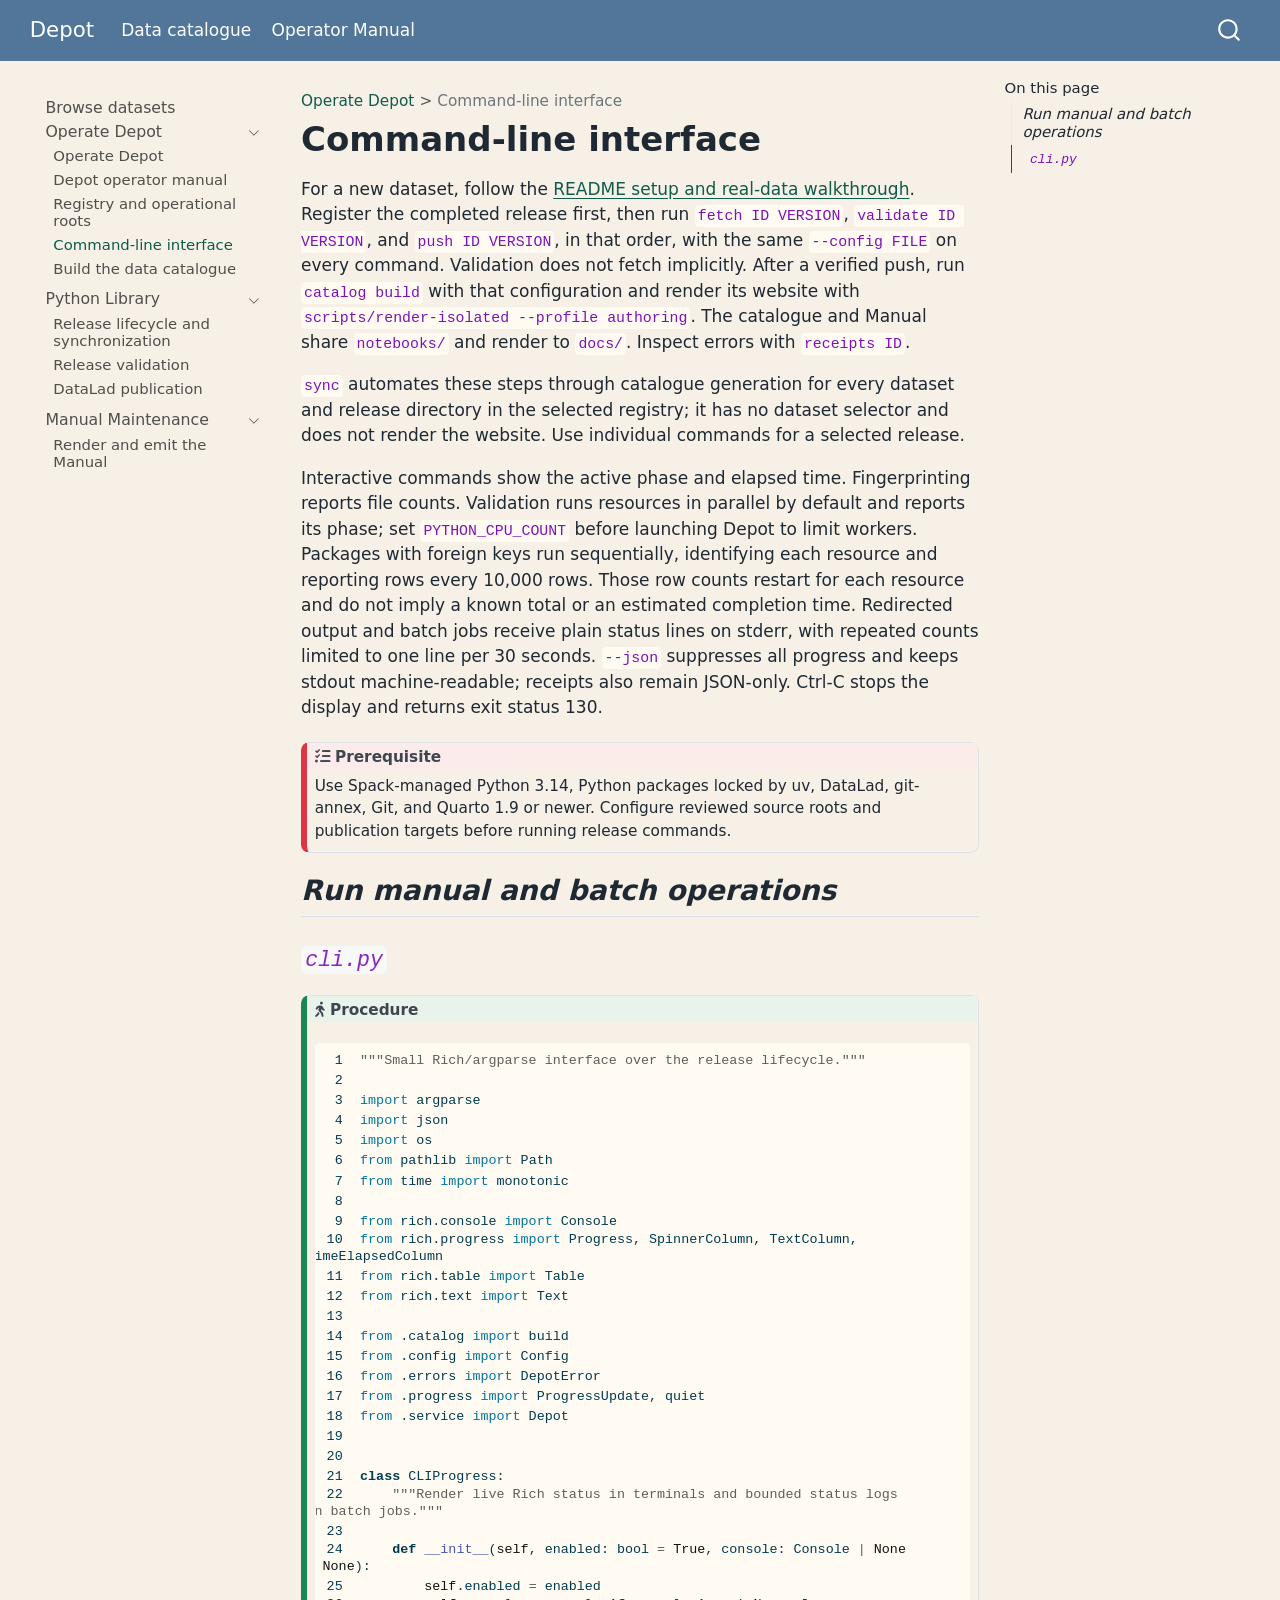
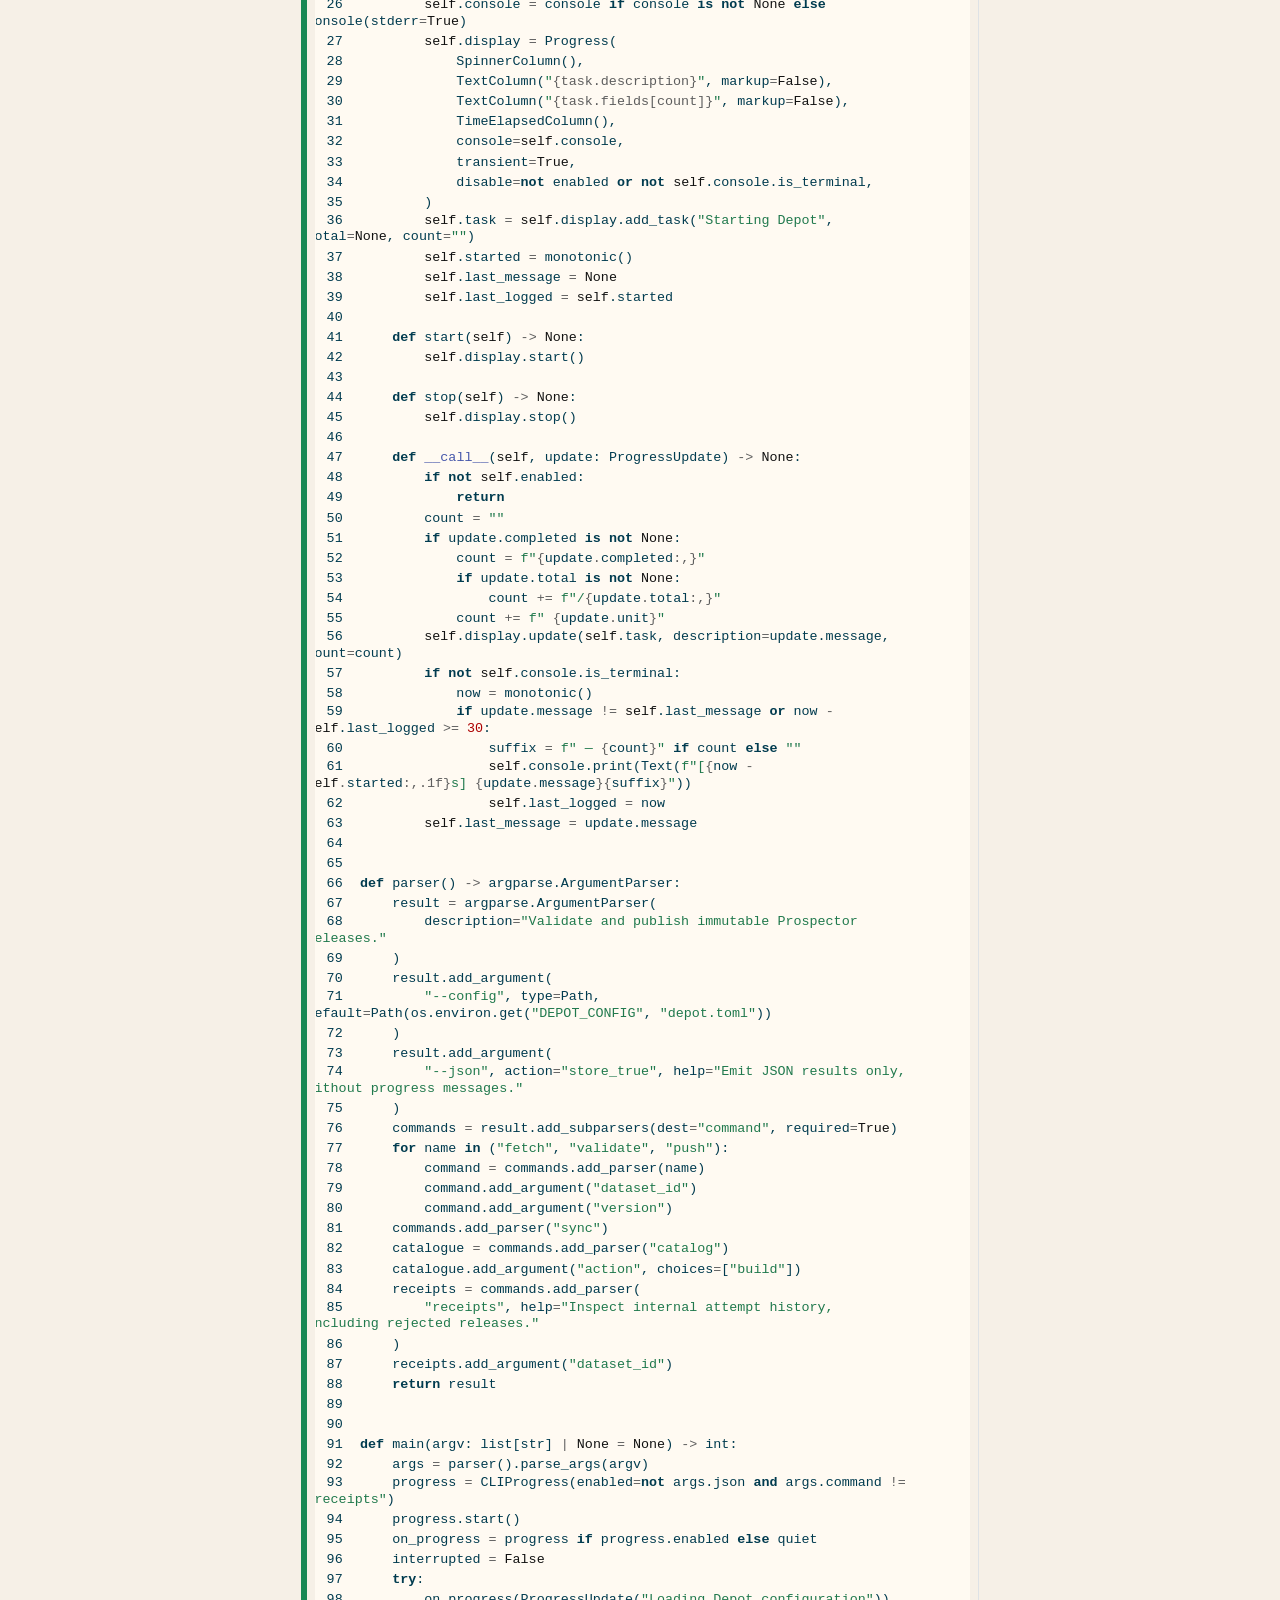
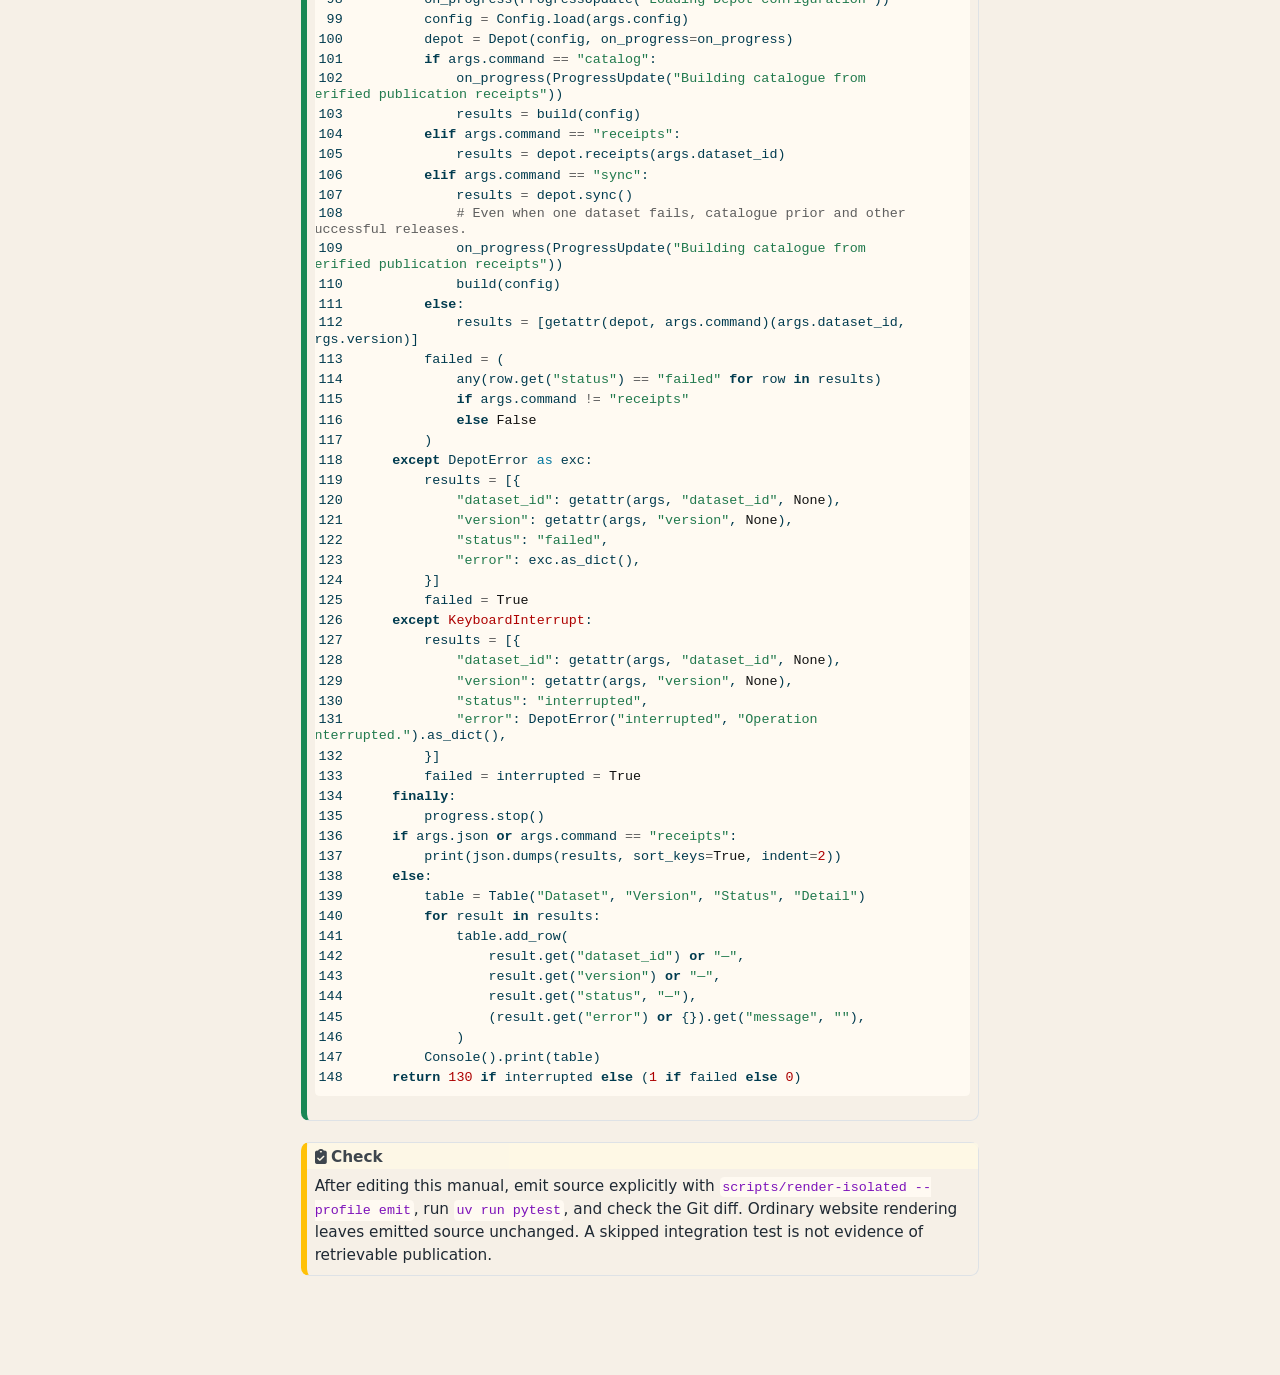
<file: docs/command-line.html>
<!DOCTYPE html>
<html xmlns="http://www.w3.org/1999/xhtml" lang="en" xml:lang="en"><head>

<meta charset="utf-8">
<meta name="generator" content="quarto-1.9.38">

<meta name="viewport" content="width=device-width, initial-scale=1.0, user-scalable=yes">


<title>Command-line interface – Depot</title>
<style>
/* Default styles provided by pandoc.
** See https://pandoc.org/MANUAL.html#variables-for-html for config info.
*/
code{white-space: pre-wrap;}
span.smallcaps{font-variant: small-caps;}
div.columns{display: flex; gap: min(4vw, 1.5em);}
div.column{flex: auto; overflow-x: auto;}
div.hanging-indent{margin-left: 1.5em; text-indent: -1.5em;}
ul.task-list{list-style: none;}
ul.task-list li input[type="checkbox"] {
  width: 0.8em;
  margin: 0 0.8em 0.2em -1em; /* quarto-specific, see https://github.com/quarto-dev/quarto-cli/issues/4556 */ 
  vertical-align: middle;
}
/* CSS for syntax highlighting */
html { -webkit-text-size-adjust: 100%; }
pre > code.sourceCode { white-space: pre; position: relative; }
pre > code.sourceCode > span { display: inline-block; line-height: 1.25; }
pre > code.sourceCode > span:empty { height: 1.2em; }
.sourceCode { overflow: visible; }
code.sourceCode > span { color: inherit; text-decoration: inherit; }
div.sourceCode { margin: 1em 0; }
pre.sourceCode { margin: 0; }
@media screen {
div.sourceCode { overflow: auto; }
}
@media print {
pre > code.sourceCode { white-space: pre-wrap; }
pre > code.sourceCode > span { text-indent: -5em; padding-left: 5em; }
}
pre.numberSource code
  { counter-reset: source-line 0; }
pre.numberSource code > span
  { position: relative; left: -4em; counter-increment: source-line; }
pre.numberSource code > span > a:first-child::before
  { content: counter(source-line);
    position: relative; left: -1em; text-align: right; vertical-align: baseline;
    border: none; display: inline-block;
    -webkit-touch-callout: none; -webkit-user-select: none;
    -khtml-user-select: none; -moz-user-select: none;
    -ms-user-select: none; user-select: none;
    padding: 0 4px; width: 4em;
  }
pre.numberSource { margin-left: 3em;  padding-left: 4px; }
div.sourceCode
  {   }
@media screen {
pre > code.sourceCode > span > a:first-child::before { text-decoration: underline; }
}
</style>


<script src="site_libs/quarto-nav/quarto-nav.js"></script>
<script src="site_libs/quarto-nav/headroom.min.js"></script>
<script src="site_libs/clipboard/clipboard.min.js"></script>
<script src="site_libs/quarto-search/autocomplete.umd.js"></script>
<script src="site_libs/quarto-search/fuse.min.js"></script>
<script src="site_libs/quarto-search/quarto-search.js"></script>
<meta name="quarto:offset" content="./">
<script src="site_libs/quarto-html/quarto.js" type="module"></script>
<script src="site_libs/quarto-html/tabsets/tabsets.js" type="module"></script>
<script src="site_libs/quarto-html/popper.min.js"></script>
<script src="site_libs/quarto-html/tippy.umd.min.js"></script>
<script src="site_libs/quarto-html/anchor.min.js"></script>
<link href="site_libs/quarto-html/tippy.css" rel="stylesheet">
<link href="site_libs/quarto-html/quarto-syntax-highlighting-15634bcf2e68342d4ad2dfa704d543f6.css" rel="stylesheet" id="quarto-text-highlighting-styles">
<script src="site_libs/bootstrap/bootstrap.min.js"></script>
<link href="site_libs/bootstrap/bootstrap-icons.css" rel="stylesheet">
<link href="site_libs/bootstrap/bootstrap-123202c42a8f36db05ccdc08341afa36.min.css" rel="stylesheet" append-hash="true" id="quarto-bootstrap" data-mode="light">
<link href="site_libs/quarto-contrib/fontawesome6-6.7.2/all.min.css" rel="stylesheet">
<link href="site_libs/quarto-contrib/fontawesome6-6.7.2/latex-fontsize.css" rel="stylesheet">
<script id="quarto-search-options" type="application/json">{
  "location": "navbar",
  "copy-button": false,
  "collapse-after": 3,
  "panel-placement": "end",
  "type": "overlay",
  "limit": 50,
  "keyboard-shortcut": [
    "f",
    "/",
    "s"
  ],
  "show-item-context": false,
  "language": {
    "search-no-results-text": "No results",
    "search-matching-documents-text": "matching documents",
    "search-copy-link-title": "Copy link to search",
    "search-hide-matches-text": "Hide additional matches",
    "search-more-match-text": "more match in this document",
    "search-more-matches-text": "more matches in this document",
    "search-clear-button-title": "Clear",
    "search-text-placeholder": "",
    "search-detached-cancel-button-title": "Cancel",
    "search-submit-button-title": "Submit",
    "search-label": "Search"
  }
}</script>


</head>

<body class="nav-sidebar floating nav-fixed quarto-light">

<div id="quarto-search-results"></div>
  <header id="quarto-header" class="headroom fixed-top">
    <nav class="navbar navbar-expand-lg " data-bs-theme="dark">
      <div class="navbar-container container-fluid">
      <div class="navbar-brand-container mx-auto">
    <a class="navbar-brand" href="./index.html">
    <span class="navbar-title">Depot</span>
    </a>
  </div>
            <div id="quarto-search" class="" title="Search"></div>
          <button class="navbar-toggler" type="button" data-bs-toggle="collapse" data-bs-target="#navbarCollapse" aria-controls="navbarCollapse" role="menu" aria-expanded="false" aria-label="Toggle navigation" onclick="if (window.quartoToggleHeadroom) { window.quartoToggleHeadroom(); }">
  <span class="navbar-toggler-icon"></span>
</button>
          <div class="collapse navbar-collapse" id="navbarCollapse">
            <ul class="navbar-nav navbar-nav-scroll me-auto">
  <li class="nav-item">
    <a class="nav-link active" href="./index.html" aria-current="page"> 
<span class="menu-text">Data catalogue</span></a>
  </li>  
  <li class="nav-item">
    <a class="nav-link" href="./overview.html"> 
<span class="menu-text">Operator Manual</span></a>
  </li>  
</ul>
          </div> <!-- /navcollapse -->
            <div class="quarto-navbar-tools">
</div>
      </div> <!-- /container-fluid -->
    </nav>
  <nav class="quarto-secondary-nav">
    <div class="container-fluid d-flex">
      <button type="button" class="quarto-btn-toggle btn" data-bs-toggle="collapse" role="button" data-bs-target=".quarto-sidebar-collapse-item" aria-controls="quarto-sidebar" aria-expanded="false" aria-label="Toggle sidebar navigation" onclick="if (window.quartoToggleHeadroom) { window.quartoToggleHeadroom(); }">
        <i class="bi bi-layout-text-sidebar-reverse"></i>
      </button>
        <nav class="quarto-page-breadcrumbs" aria-label="breadcrumb"><ol class="breadcrumb"><li class="breadcrumb-item"><a href="./overview.html">Operate Depot</a></li><li class="breadcrumb-item"><a href="./command-line.html">Command-line interface</a></li></ol></nav>
        <a class="flex-grow-1" role="navigation" data-bs-toggle="collapse" data-bs-target=".quarto-sidebar-collapse-item" aria-controls="quarto-sidebar" aria-expanded="false" aria-label="Toggle sidebar navigation" onclick="if (window.quartoToggleHeadroom) { window.quartoToggleHeadroom(); }">      
        </a>
    </div>
  </nav>
</header>
<!-- content -->
<div id="quarto-content" class="quarto-container page-columns page-rows-contents page-layout-article page-navbar">
<!-- sidebar -->
  <nav id="quarto-sidebar" class="sidebar collapse collapse-horizontal quarto-sidebar-collapse-item sidebar-navigation floating overflow-auto">
    <div class="sidebar-menu-container"> 
    <ul class="list-unstyled mt-1">
        <li class="sidebar-item">
  <div class="sidebar-item-container"> 
  <a href="./index.html" class="sidebar-item-text sidebar-link">
 <span class="menu-text">Browse datasets</span></a>
  </div>
</li>
        <li class="sidebar-item sidebar-item-section">
      <div class="sidebar-item-container"> 
            <a class="sidebar-item-text sidebar-link text-start" data-bs-toggle="collapse" data-bs-target="#quarto-sidebar-section-1" role="navigation" aria-expanded="true">
 <span class="menu-text">Operate Depot</span></a>
          <a class="sidebar-item-toggle text-start" data-bs-toggle="collapse" data-bs-target="#quarto-sidebar-section-1" role="navigation" aria-expanded="true" aria-label="Toggle section">
            <i class="bi bi-chevron-right ms-2"></i>
          </a> 
      </div>
      <ul id="quarto-sidebar-section-1" class="collapse list-unstyled sidebar-section depth1 show">  
          <li class="sidebar-item">
  <div class="sidebar-item-container"> 
  <a href="./overview.html" class="sidebar-item-text sidebar-link">
 <span class="menu-text">Operate Depot</span></a>
  </div>
</li>
          <li class="sidebar-item">
  <div class="sidebar-item-container"> 
  <a href="./implementation.html" class="sidebar-item-text sidebar-link">
 <span class="menu-text">Depot operator manual</span></a>
  </div>
</li>
          <li class="sidebar-item">
  <div class="sidebar-item-container"> 
  <a href="./configuration.html" class="sidebar-item-text sidebar-link">
 <span class="menu-text">Registry and operational roots</span></a>
  </div>
</li>
          <li class="sidebar-item">
  <div class="sidebar-item-container"> 
  <a href="./command-line.html" class="sidebar-item-text sidebar-link active">
 <span class="menu-text">Command-line interface</span></a>
  </div>
</li>
          <li class="sidebar-item">
  <div class="sidebar-item-container"> 
  <a href="./catalogue.html" class="sidebar-item-text sidebar-link">
 <span class="menu-text">Build the data catalogue</span></a>
  </div>
</li>
      </ul>
  </li>
        <li class="sidebar-item sidebar-item-section">
      <div class="sidebar-item-container"> 
            <a class="sidebar-item-text sidebar-link text-start" data-bs-toggle="collapse" data-bs-target="#quarto-sidebar-section-2" role="navigation" aria-expanded="true">
 <span class="menu-text">Python Library</span></a>
          <a class="sidebar-item-toggle text-start" data-bs-toggle="collapse" data-bs-target="#quarto-sidebar-section-2" role="navigation" aria-expanded="true" aria-label="Toggle section">
            <i class="bi bi-chevron-right ms-2"></i>
          </a> 
      </div>
      <ul id="quarto-sidebar-section-2" class="collapse list-unstyled sidebar-section depth1 show">  
          <li class="sidebar-item">
  <div class="sidebar-item-container"> 
  <a href="./lifecycle.html" class="sidebar-item-text sidebar-link">
 <span class="menu-text">Release lifecycle and synchronization</span></a>
  </div>
</li>
          <li class="sidebar-item">
  <div class="sidebar-item-container"> 
  <a href="./validation.html" class="sidebar-item-text sidebar-link">
 <span class="menu-text">Release validation</span></a>
  </div>
</li>
          <li class="sidebar-item">
  <div class="sidebar-item-container"> 
  <a href="./publication.html" class="sidebar-item-text sidebar-link">
 <span class="menu-text">DataLad publication</span></a>
  </div>
</li>
      </ul>
  </li>
        <li class="sidebar-item sidebar-item-section">
      <div class="sidebar-item-container"> 
            <a class="sidebar-item-text sidebar-link text-start" data-bs-toggle="collapse" data-bs-target="#quarto-sidebar-section-3" role="navigation" aria-expanded="true">
 <span class="menu-text">Manual Maintenance</span></a>
          <a class="sidebar-item-toggle text-start" data-bs-toggle="collapse" data-bs-target="#quarto-sidebar-section-3" role="navigation" aria-expanded="true" aria-label="Toggle section">
            <i class="bi bi-chevron-right ms-2"></i>
          </a> 
      </div>
      <ul id="quarto-sidebar-section-3" class="collapse list-unstyled sidebar-section depth1 show">  
          <li class="sidebar-item">
  <div class="sidebar-item-container"> 
  <a href="./rendering.html" class="sidebar-item-text sidebar-link">
 <span class="menu-text">Render and emit the Manual</span></a>
  </div>
</li>
      </ul>
  </li>
    </ul>
    </div>
</nav>
<div id="quarto-sidebar-glass" class="quarto-sidebar-collapse-item" data-bs-toggle="collapse" data-bs-target=".quarto-sidebar-collapse-item"></div>
<!-- margin-sidebar -->
    <div id="quarto-margin-sidebar" class="sidebar margin-sidebar">
        <nav id="TOC" role="doc-toc" class="toc-active">
    <h2 id="toc-title">On this page</h2>
   
  <ul>
  <li><a href="#run-manual-and-batch-operations" id="toc-run-manual-and-batch-operations" class="nav-link active" data-scroll-target="#run-manual-and-batch-operations"><em>Run manual and batch operations</em></a>
  <ul class="collapse">
  <li><a href="#cli.py" id="toc-cli.py" class="nav-link" data-scroll-target="#cli.py"><em><code>cli.py</code></em></a></li>
  </ul></li>
  </ul>
</nav>
    </div>
<!-- main -->
<main class="content" id="quarto-document-content">

<header id="title-block-header" class="quarto-title-block default"><nav class="quarto-page-breadcrumbs quarto-title-breadcrumbs d-none d-lg-block" aria-label="breadcrumb"><ol class="breadcrumb"><li class="breadcrumb-item"><a href="./overview.html">Operate Depot</a></li><li class="breadcrumb-item"><a href="./command-line.html">Command-line interface</a></li></ol></nav>
<div class="quarto-title">
<h1 class="title">Command-line interface</h1>
</div>



<div class="quarto-title-meta">

    
  
    
  </div>
  


</header>


<p>For a new dataset, follow the <a href="./overview.html#add-data">README setup and real-data walkthrough</a>. Register the completed release first, then run <code>fetch ID VERSION</code>, <code>validate ID VERSION</code>, and <code>push ID VERSION</code>, in that order, with the same <code>--config FILE</code> on every command. Validation does not fetch implicitly. After a verified push, run <code>catalog build</code> with that configuration and render its website with <code>scripts/render-isolated --profile authoring</code>. The catalogue and Manual share <code>notebooks/</code> and render to <code>docs/</code>. Inspect errors with <code>receipts ID</code>.</p>
<p><code>sync</code> automates these steps through catalogue generation for every dataset and release directory in the selected registry; it has no dataset selector and does not render the website. Use individual commands for a selected release.</p>
<p>Interactive commands show the active phase and elapsed time. Fingerprinting reports file counts. Validation runs resources in parallel by default and reports its phase; set <code>PYTHON_CPU_COUNT</code> before launching Depot to limit workers. Packages with foreign keys run sequentially, identifying each resource and reporting rows every 10,000 rows. Those row counts restart for each resource and do not imply a known total or an estimated completion time. Redirected output and batch jobs receive plain status lines on stderr, with repeated counts limited to one line per 30 seconds. <code>--json</code> suppresses all progress and keeps stdout machine-readable; receipts also remain JSON-only. Ctrl-C stops the display and returns exit status 130.</p>
<div class="manual-prereq callout callout-style-default callout-important no-icon callout-titled" data-manual-kind="prereq">
<div class="callout-header d-flex align-content-center">
<div class="callout-icon-container">
<i class="callout-icon no-icon"></i>
</div>
<div class="callout-title-container flex-fill">
<span class="screen-reader-only">Important</span><i class="fa-solid fa-list-check" aria-label="list-check"></i> Prerequisite
</div>
</div>
<div class="callout-body-container callout-body">
<p>Use Spack-managed Python 3.14, Python packages locked by uv, DataLad, git-annex, Git, and Quarto 1.9 or newer. Configure reviewed source roots and publication targets before running release commands.</p>
</div>
</div>
<section id="run-manual-and-batch-operations" class="level2">
<h2 class="anchored" data-anchor-id="run-manual-and-batch-operations"><em>Run manual and batch operations</em></h2>
<section id="cli.py" class="level3">
<h3 class="anchored" data-anchor-id="cli.py"><em><code>cli.py</code></em></h3>
<div class="manual-procedure emit-source-py callout callout-style-default callout-tip no-icon callout-titled" data-file="{{ emit.project_root }}/src/depot/cli.py" data-manual-kind="procedure">
<div class="callout-header d-flex align-content-center">
<div class="callout-icon-container">
<i class="callout-icon no-icon"></i>
</div>
<div class="callout-title-container flex-fill">
<span class="screen-reader-only">Tip</span><i class="fa-solid fa-person-walking" aria-label="person-walking"></i> Procedure
</div>
</div>
<div class="callout-body-container callout-body">
<div class="code-copy-outer-scaffold"><div class="sourceCode" id="cb1"><pre class="sourceCode numberSource python number-lines code-with-copy"><code class="sourceCode python"><span id="cb1-1"><a href="#cb1-1"></a><span class="co">"""Small Rich/argparse interface over the release lifecycle."""</span></span>
<span id="cb1-2"><a href="#cb1-2"></a></span>
<span id="cb1-3"><a href="#cb1-3"></a><span class="im">import</span> argparse</span>
<span id="cb1-4"><a href="#cb1-4"></a><span class="im">import</span> json</span>
<span id="cb1-5"><a href="#cb1-5"></a><span class="im">import</span> os</span>
<span id="cb1-6"><a href="#cb1-6"></a><span class="im">from</span> pathlib <span class="im">import</span> Path</span>
<span id="cb1-7"><a href="#cb1-7"></a><span class="im">from</span> time <span class="im">import</span> monotonic</span>
<span id="cb1-8"><a href="#cb1-8"></a></span>
<span id="cb1-9"><a href="#cb1-9"></a><span class="im">from</span> rich.console <span class="im">import</span> Console</span>
<span id="cb1-10"><a href="#cb1-10"></a><span class="im">from</span> rich.progress <span class="im">import</span> Progress, SpinnerColumn, TextColumn, TimeElapsedColumn</span>
<span id="cb1-11"><a href="#cb1-11"></a><span class="im">from</span> rich.table <span class="im">import</span> Table</span>
<span id="cb1-12"><a href="#cb1-12"></a><span class="im">from</span> rich.text <span class="im">import</span> Text</span>
<span id="cb1-13"><a href="#cb1-13"></a></span>
<span id="cb1-14"><a href="#cb1-14"></a><span class="im">from</span> .catalog <span class="im">import</span> build</span>
<span id="cb1-15"><a href="#cb1-15"></a><span class="im">from</span> .config <span class="im">import</span> Config</span>
<span id="cb1-16"><a href="#cb1-16"></a><span class="im">from</span> .errors <span class="im">import</span> DepotError</span>
<span id="cb1-17"><a href="#cb1-17"></a><span class="im">from</span> .progress <span class="im">import</span> ProgressUpdate, quiet</span>
<span id="cb1-18"><a href="#cb1-18"></a><span class="im">from</span> .service <span class="im">import</span> Depot</span>
<span id="cb1-19"><a href="#cb1-19"></a></span>
<span id="cb1-20"><a href="#cb1-20"></a></span>
<span id="cb1-21"><a href="#cb1-21"></a><span class="kw">class</span> CLIProgress:</span>
<span id="cb1-22"><a href="#cb1-22"></a>    <span class="co">"""Render live Rich status in terminals and bounded status logs in batch jobs."""</span></span>
<span id="cb1-23"><a href="#cb1-23"></a></span>
<span id="cb1-24"><a href="#cb1-24"></a>    <span class="kw">def</span> <span class="fu">__init__</span>(<span class="va">self</span>, enabled: <span class="bu">bool</span> <span class="op">=</span> <span class="va">True</span>, console: Console <span class="op">|</span> <span class="va">None</span> <span class="op">=</span> <span class="va">None</span>):</span>
<span id="cb1-25"><a href="#cb1-25"></a>        <span class="va">self</span>.enabled <span class="op">=</span> enabled</span>
<span id="cb1-26"><a href="#cb1-26"></a>        <span class="va">self</span>.console <span class="op">=</span> console <span class="cf">if</span> console <span class="kw">is</span> <span class="kw">not</span> <span class="va">None</span> <span class="cf">else</span> Console(stderr<span class="op">=</span><span class="va">True</span>)</span>
<span id="cb1-27"><a href="#cb1-27"></a>        <span class="va">self</span>.display <span class="op">=</span> Progress(</span>
<span id="cb1-28"><a href="#cb1-28"></a>            SpinnerColumn(),</span>
<span id="cb1-29"><a href="#cb1-29"></a>            TextColumn(<span class="st">"</span><span class="sc">{task.description}</span><span class="st">"</span>, markup<span class="op">=</span><span class="va">False</span>),</span>
<span id="cb1-30"><a href="#cb1-30"></a>            TextColumn(<span class="st">"</span><span class="sc">{task.fields[count]}</span><span class="st">"</span>, markup<span class="op">=</span><span class="va">False</span>),</span>
<span id="cb1-31"><a href="#cb1-31"></a>            TimeElapsedColumn(),</span>
<span id="cb1-32"><a href="#cb1-32"></a>            console<span class="op">=</span><span class="va">self</span>.console,</span>
<span id="cb1-33"><a href="#cb1-33"></a>            transient<span class="op">=</span><span class="va">True</span>,</span>
<span id="cb1-34"><a href="#cb1-34"></a>            disable<span class="op">=</span><span class="kw">not</span> enabled <span class="kw">or</span> <span class="kw">not</span> <span class="va">self</span>.console.is_terminal,</span>
<span id="cb1-35"><a href="#cb1-35"></a>        )</span>
<span id="cb1-36"><a href="#cb1-36"></a>        <span class="va">self</span>.task <span class="op">=</span> <span class="va">self</span>.display.add_task(<span class="st">"Starting Depot"</span>, total<span class="op">=</span><span class="va">None</span>, count<span class="op">=</span><span class="st">""</span>)</span>
<span id="cb1-37"><a href="#cb1-37"></a>        <span class="va">self</span>.started <span class="op">=</span> monotonic()</span>
<span id="cb1-38"><a href="#cb1-38"></a>        <span class="va">self</span>.last_message <span class="op">=</span> <span class="va">None</span></span>
<span id="cb1-39"><a href="#cb1-39"></a>        <span class="va">self</span>.last_logged <span class="op">=</span> <span class="va">self</span>.started</span>
<span id="cb1-40"><a href="#cb1-40"></a></span>
<span id="cb1-41"><a href="#cb1-41"></a>    <span class="kw">def</span> start(<span class="va">self</span>) <span class="op">-&gt;</span> <span class="va">None</span>:</span>
<span id="cb1-42"><a href="#cb1-42"></a>        <span class="va">self</span>.display.start()</span>
<span id="cb1-43"><a href="#cb1-43"></a></span>
<span id="cb1-44"><a href="#cb1-44"></a>    <span class="kw">def</span> stop(<span class="va">self</span>) <span class="op">-&gt;</span> <span class="va">None</span>:</span>
<span id="cb1-45"><a href="#cb1-45"></a>        <span class="va">self</span>.display.stop()</span>
<span id="cb1-46"><a href="#cb1-46"></a></span>
<span id="cb1-47"><a href="#cb1-47"></a>    <span class="kw">def</span> <span class="fu">__call__</span>(<span class="va">self</span>, update: ProgressUpdate) <span class="op">-&gt;</span> <span class="va">None</span>:</span>
<span id="cb1-48"><a href="#cb1-48"></a>        <span class="cf">if</span> <span class="kw">not</span> <span class="va">self</span>.enabled:</span>
<span id="cb1-49"><a href="#cb1-49"></a>            <span class="cf">return</span></span>
<span id="cb1-50"><a href="#cb1-50"></a>        count <span class="op">=</span> <span class="st">""</span></span>
<span id="cb1-51"><a href="#cb1-51"></a>        <span class="cf">if</span> update.completed <span class="kw">is</span> <span class="kw">not</span> <span class="va">None</span>:</span>
<span id="cb1-52"><a href="#cb1-52"></a>            count <span class="op">=</span> <span class="ss">f"</span><span class="sc">{</span>update<span class="sc">.</span>completed<span class="sc">:,}</span><span class="ss">"</span></span>
<span id="cb1-53"><a href="#cb1-53"></a>            <span class="cf">if</span> update.total <span class="kw">is</span> <span class="kw">not</span> <span class="va">None</span>:</span>
<span id="cb1-54"><a href="#cb1-54"></a>                count <span class="op">+=</span> <span class="ss">f"/</span><span class="sc">{</span>update<span class="sc">.</span>total<span class="sc">:,}</span><span class="ss">"</span></span>
<span id="cb1-55"><a href="#cb1-55"></a>            count <span class="op">+=</span> <span class="ss">f" </span><span class="sc">{</span>update<span class="sc">.</span>unit<span class="sc">}</span><span class="ss">"</span></span>
<span id="cb1-56"><a href="#cb1-56"></a>        <span class="va">self</span>.display.update(<span class="va">self</span>.task, description<span class="op">=</span>update.message, count<span class="op">=</span>count)</span>
<span id="cb1-57"><a href="#cb1-57"></a>        <span class="cf">if</span> <span class="kw">not</span> <span class="va">self</span>.console.is_terminal:</span>
<span id="cb1-58"><a href="#cb1-58"></a>            now <span class="op">=</span> monotonic()</span>
<span id="cb1-59"><a href="#cb1-59"></a>            <span class="cf">if</span> update.message <span class="op">!=</span> <span class="va">self</span>.last_message <span class="kw">or</span> now <span class="op">-</span> <span class="va">self</span>.last_logged <span class="op">&gt;=</span> <span class="dv">30</span>:</span>
<span id="cb1-60"><a href="#cb1-60"></a>                suffix <span class="op">=</span> <span class="ss">f" — </span><span class="sc">{</span>count<span class="sc">}</span><span class="ss">"</span> <span class="cf">if</span> count <span class="cf">else</span> <span class="st">""</span></span>
<span id="cb1-61"><a href="#cb1-61"></a>                <span class="va">self</span>.console.<span class="bu">print</span>(Text(<span class="ss">f"[</span><span class="sc">{</span>now <span class="op">-</span> <span class="va">self</span><span class="sc">.</span>started<span class="sc">:,.1f}</span><span class="ss">s] </span><span class="sc">{</span>update<span class="sc">.</span>message<span class="sc">}{</span>suffix<span class="sc">}</span><span class="ss">"</span>))</span>
<span id="cb1-62"><a href="#cb1-62"></a>                <span class="va">self</span>.last_logged <span class="op">=</span> now</span>
<span id="cb1-63"><a href="#cb1-63"></a>        <span class="va">self</span>.last_message <span class="op">=</span> update.message</span>
<span id="cb1-64"><a href="#cb1-64"></a></span>
<span id="cb1-65"><a href="#cb1-65"></a></span>
<span id="cb1-66"><a href="#cb1-66"></a><span class="kw">def</span> parser() <span class="op">-&gt;</span> argparse.ArgumentParser:</span>
<span id="cb1-67"><a href="#cb1-67"></a>    result <span class="op">=</span> argparse.ArgumentParser(</span>
<span id="cb1-68"><a href="#cb1-68"></a>        description<span class="op">=</span><span class="st">"Validate and publish immutable Prospector releases."</span></span>
<span id="cb1-69"><a href="#cb1-69"></a>    )</span>
<span id="cb1-70"><a href="#cb1-70"></a>    result.add_argument(</span>
<span id="cb1-71"><a href="#cb1-71"></a>        <span class="st">"--config"</span>, <span class="bu">type</span><span class="op">=</span>Path, default<span class="op">=</span>Path(os.environ.get(<span class="st">"DEPOT_CONFIG"</span>, <span class="st">"depot.toml"</span>))</span>
<span id="cb1-72"><a href="#cb1-72"></a>    )</span>
<span id="cb1-73"><a href="#cb1-73"></a>    result.add_argument(</span>
<span id="cb1-74"><a href="#cb1-74"></a>        <span class="st">"--json"</span>, action<span class="op">=</span><span class="st">"store_true"</span>, <span class="bu">help</span><span class="op">=</span><span class="st">"Emit JSON results only, without progress messages."</span></span>
<span id="cb1-75"><a href="#cb1-75"></a>    )</span>
<span id="cb1-76"><a href="#cb1-76"></a>    commands <span class="op">=</span> result.add_subparsers(dest<span class="op">=</span><span class="st">"command"</span>, required<span class="op">=</span><span class="va">True</span>)</span>
<span id="cb1-77"><a href="#cb1-77"></a>    <span class="cf">for</span> name <span class="kw">in</span> (<span class="st">"fetch"</span>, <span class="st">"validate"</span>, <span class="st">"push"</span>):</span>
<span id="cb1-78"><a href="#cb1-78"></a>        command <span class="op">=</span> commands.add_parser(name)</span>
<span id="cb1-79"><a href="#cb1-79"></a>        command.add_argument(<span class="st">"dataset_id"</span>)</span>
<span id="cb1-80"><a href="#cb1-80"></a>        command.add_argument(<span class="st">"version"</span>)</span>
<span id="cb1-81"><a href="#cb1-81"></a>    commands.add_parser(<span class="st">"sync"</span>)</span>
<span id="cb1-82"><a href="#cb1-82"></a>    catalogue <span class="op">=</span> commands.add_parser(<span class="st">"catalog"</span>)</span>
<span id="cb1-83"><a href="#cb1-83"></a>    catalogue.add_argument(<span class="st">"action"</span>, choices<span class="op">=</span>[<span class="st">"build"</span>])</span>
<span id="cb1-84"><a href="#cb1-84"></a>    receipts <span class="op">=</span> commands.add_parser(</span>
<span id="cb1-85"><a href="#cb1-85"></a>        <span class="st">"receipts"</span>, <span class="bu">help</span><span class="op">=</span><span class="st">"Inspect internal attempt history, including rejected releases."</span></span>
<span id="cb1-86"><a href="#cb1-86"></a>    )</span>
<span id="cb1-87"><a href="#cb1-87"></a>    receipts.add_argument(<span class="st">"dataset_id"</span>)</span>
<span id="cb1-88"><a href="#cb1-88"></a>    <span class="cf">return</span> result</span>
<span id="cb1-89"><a href="#cb1-89"></a></span>
<span id="cb1-90"><a href="#cb1-90"></a></span>
<span id="cb1-91"><a href="#cb1-91"></a><span class="kw">def</span> main(argv: <span class="bu">list</span>[<span class="bu">str</span>] <span class="op">|</span> <span class="va">None</span> <span class="op">=</span> <span class="va">None</span>) <span class="op">-&gt;</span> <span class="bu">int</span>:</span>
<span id="cb1-92"><a href="#cb1-92"></a>    args <span class="op">=</span> parser().parse_args(argv)</span>
<span id="cb1-93"><a href="#cb1-93"></a>    progress <span class="op">=</span> CLIProgress(enabled<span class="op">=</span><span class="kw">not</span> args.json <span class="kw">and</span> args.command <span class="op">!=</span> <span class="st">"receipts"</span>)</span>
<span id="cb1-94"><a href="#cb1-94"></a>    progress.start()</span>
<span id="cb1-95"><a href="#cb1-95"></a>    on_progress <span class="op">=</span> progress <span class="cf">if</span> progress.enabled <span class="cf">else</span> quiet</span>
<span id="cb1-96"><a href="#cb1-96"></a>    interrupted <span class="op">=</span> <span class="va">False</span></span>
<span id="cb1-97"><a href="#cb1-97"></a>    <span class="cf">try</span>:</span>
<span id="cb1-98"><a href="#cb1-98"></a>        on_progress(ProgressUpdate(<span class="st">"Loading Depot configuration"</span>))</span>
<span id="cb1-99"><a href="#cb1-99"></a>        config <span class="op">=</span> Config.load(args.config)</span>
<span id="cb1-100"><a href="#cb1-100"></a>        depot <span class="op">=</span> Depot(config, on_progress<span class="op">=</span>on_progress)</span>
<span id="cb1-101"><a href="#cb1-101"></a>        <span class="cf">if</span> args.command <span class="op">==</span> <span class="st">"catalog"</span>:</span>
<span id="cb1-102"><a href="#cb1-102"></a>            on_progress(ProgressUpdate(<span class="st">"Building catalogue from verified publication receipts"</span>))</span>
<span id="cb1-103"><a href="#cb1-103"></a>            results <span class="op">=</span> build(config)</span>
<span id="cb1-104"><a href="#cb1-104"></a>        <span class="cf">elif</span> args.command <span class="op">==</span> <span class="st">"receipts"</span>:</span>
<span id="cb1-105"><a href="#cb1-105"></a>            results <span class="op">=</span> depot.receipts(args.dataset_id)</span>
<span id="cb1-106"><a href="#cb1-106"></a>        <span class="cf">elif</span> args.command <span class="op">==</span> <span class="st">"sync"</span>:</span>
<span id="cb1-107"><a href="#cb1-107"></a>            results <span class="op">=</span> depot.sync()</span>
<span id="cb1-108"><a href="#cb1-108"></a>            <span class="co"># Even when one dataset fails, catalogue prior and other successful releases.</span></span>
<span id="cb1-109"><a href="#cb1-109"></a>            on_progress(ProgressUpdate(<span class="st">"Building catalogue from verified publication receipts"</span>))</span>
<span id="cb1-110"><a href="#cb1-110"></a>            build(config)</span>
<span id="cb1-111"><a href="#cb1-111"></a>        <span class="cf">else</span>:</span>
<span id="cb1-112"><a href="#cb1-112"></a>            results <span class="op">=</span> [<span class="bu">getattr</span>(depot, args.command)(args.dataset_id, args.version)]</span>
<span id="cb1-113"><a href="#cb1-113"></a>        failed <span class="op">=</span> (</span>
<span id="cb1-114"><a href="#cb1-114"></a>            <span class="bu">any</span>(row.get(<span class="st">"status"</span>) <span class="op">==</span> <span class="st">"failed"</span> <span class="cf">for</span> row <span class="kw">in</span> results)</span>
<span id="cb1-115"><a href="#cb1-115"></a>            <span class="cf">if</span> args.command <span class="op">!=</span> <span class="st">"receipts"</span></span>
<span id="cb1-116"><a href="#cb1-116"></a>            <span class="cf">else</span> <span class="va">False</span></span>
<span id="cb1-117"><a href="#cb1-117"></a>        )</span>
<span id="cb1-118"><a href="#cb1-118"></a>    <span class="cf">except</span> DepotError <span class="im">as</span> exc:</span>
<span id="cb1-119"><a href="#cb1-119"></a>        results <span class="op">=</span> [{</span>
<span id="cb1-120"><a href="#cb1-120"></a>            <span class="st">"dataset_id"</span>: <span class="bu">getattr</span>(args, <span class="st">"dataset_id"</span>, <span class="va">None</span>),</span>
<span id="cb1-121"><a href="#cb1-121"></a>            <span class="st">"version"</span>: <span class="bu">getattr</span>(args, <span class="st">"version"</span>, <span class="va">None</span>),</span>
<span id="cb1-122"><a href="#cb1-122"></a>            <span class="st">"status"</span>: <span class="st">"failed"</span>,</span>
<span id="cb1-123"><a href="#cb1-123"></a>            <span class="st">"error"</span>: exc.as_dict(),</span>
<span id="cb1-124"><a href="#cb1-124"></a>        }]</span>
<span id="cb1-125"><a href="#cb1-125"></a>        failed <span class="op">=</span> <span class="va">True</span></span>
<span id="cb1-126"><a href="#cb1-126"></a>    <span class="cf">except</span> <span class="pp">KeyboardInterrupt</span>:</span>
<span id="cb1-127"><a href="#cb1-127"></a>        results <span class="op">=</span> [{</span>
<span id="cb1-128"><a href="#cb1-128"></a>            <span class="st">"dataset_id"</span>: <span class="bu">getattr</span>(args, <span class="st">"dataset_id"</span>, <span class="va">None</span>),</span>
<span id="cb1-129"><a href="#cb1-129"></a>            <span class="st">"version"</span>: <span class="bu">getattr</span>(args, <span class="st">"version"</span>, <span class="va">None</span>),</span>
<span id="cb1-130"><a href="#cb1-130"></a>            <span class="st">"status"</span>: <span class="st">"interrupted"</span>,</span>
<span id="cb1-131"><a href="#cb1-131"></a>            <span class="st">"error"</span>: DepotError(<span class="st">"interrupted"</span>, <span class="st">"Operation interrupted."</span>).as_dict(),</span>
<span id="cb1-132"><a href="#cb1-132"></a>        }]</span>
<span id="cb1-133"><a href="#cb1-133"></a>        failed <span class="op">=</span> interrupted <span class="op">=</span> <span class="va">True</span></span>
<span id="cb1-134"><a href="#cb1-134"></a>    <span class="cf">finally</span>:</span>
<span id="cb1-135"><a href="#cb1-135"></a>        progress.stop()</span>
<span id="cb1-136"><a href="#cb1-136"></a>    <span class="cf">if</span> args.json <span class="kw">or</span> args.command <span class="op">==</span> <span class="st">"receipts"</span>:</span>
<span id="cb1-137"><a href="#cb1-137"></a>        <span class="bu">print</span>(json.dumps(results, sort_keys<span class="op">=</span><span class="va">True</span>, indent<span class="op">=</span><span class="dv">2</span>))</span>
<span id="cb1-138"><a href="#cb1-138"></a>    <span class="cf">else</span>:</span>
<span id="cb1-139"><a href="#cb1-139"></a>        table <span class="op">=</span> Table(<span class="st">"Dataset"</span>, <span class="st">"Version"</span>, <span class="st">"Status"</span>, <span class="st">"Detail"</span>)</span>
<span id="cb1-140"><a href="#cb1-140"></a>        <span class="cf">for</span> result <span class="kw">in</span> results:</span>
<span id="cb1-141"><a href="#cb1-141"></a>            table.add_row(</span>
<span id="cb1-142"><a href="#cb1-142"></a>                result.get(<span class="st">"dataset_id"</span>) <span class="kw">or</span> <span class="st">"—"</span>,</span>
<span id="cb1-143"><a href="#cb1-143"></a>                result.get(<span class="st">"version"</span>) <span class="kw">or</span> <span class="st">"—"</span>,</span>
<span id="cb1-144"><a href="#cb1-144"></a>                result.get(<span class="st">"status"</span>, <span class="st">"—"</span>),</span>
<span id="cb1-145"><a href="#cb1-145"></a>                (result.get(<span class="st">"error"</span>) <span class="kw">or</span> {}).get(<span class="st">"message"</span>, <span class="st">""</span>),</span>
<span id="cb1-146"><a href="#cb1-146"></a>            )</span>
<span id="cb1-147"><a href="#cb1-147"></a>        Console().<span class="bu">print</span>(table)</span>
<span id="cb1-148"><a href="#cb1-148"></a>    <span class="cf">return</span> <span class="dv">130</span> <span class="cf">if</span> interrupted <span class="cf">else</span> (<span class="dv">1</span> <span class="cf">if</span> failed <span class="cf">else</span> <span class="dv">0</span>)</span></code></pre></div><button title="Copy to Clipboard" class="code-copy-button"><i class="bi"></i></button></div>
</div>
</div>
<div class="manual-check callout callout-style-default callout-warning no-icon callout-titled" data-manual-kind="check">
<div class="callout-header d-flex align-content-center">
<div class="callout-icon-container">
<i class="callout-icon no-icon"></i>
</div>
<div class="callout-title-container flex-fill">
<span class="screen-reader-only">Warning</span><i class="fa-solid fa-clipboard-check" aria-label="clipboard-check"></i> Check
</div>
</div>
<div class="callout-body-container callout-body">
<p>After editing this manual, emit source explicitly with <code>scripts/render-isolated --profile emit</code>, run <code>uv run pytest</code>, and check the Git diff. Ordinary website rendering leaves emitted source unchanged. A skipped integration test is not evidence of retrievable publication.</p>
</div>
</div>


</section>
</section>

</main> <!-- /main -->
<script id="quarto-html-after-body" type="application/javascript">
  window.document.addEventListener("DOMContentLoaded", function (event) {
    const icon = "";
    const anchorJS = new window.AnchorJS();
    anchorJS.options = {
      placement: 'right',
      icon: icon
    };
    anchorJS.add('.anchored');
    const isCodeAnnotation = (el) => {
      for (const clz of el.classList) {
        if (clz.startsWith('code-annotation-')) {                     
          return true;
        }
      }
      return false;
    }
    const onCopySuccess = function(e) {
      // button target
      const button = e.trigger;
      // don't keep focus
      button.blur();
      // flash "checked"
      button.classList.add('code-copy-button-checked');
      var currentTitle = button.getAttribute("title");
      button.setAttribute("title", "Copied!");
      let tooltip;
      if (window.bootstrap) {
        button.setAttribute("data-bs-toggle", "tooltip");
        button.setAttribute("data-bs-placement", "left");
        button.setAttribute("data-bs-title", "Copied!");
        tooltip = new bootstrap.Tooltip(button, 
          { trigger: "manual", 
            customClass: "code-copy-button-tooltip",
            offset: [0, -8]});
        tooltip.show();    
      }
      setTimeout(function() {
        if (tooltip) {
          tooltip.hide();
          button.removeAttribute("data-bs-title");
          button.removeAttribute("data-bs-toggle");
          button.removeAttribute("data-bs-placement");
        }
        button.setAttribute("title", currentTitle);
        button.classList.remove('code-copy-button-checked');
      }, 1000);
      // clear code selection
      e.clearSelection();
    }
    const getTextToCopy = function(trigger) {
      const outerScaffold = trigger.parentElement.cloneNode(true);
      const codeEl = outerScaffold.querySelector('code');
      for (const childEl of codeEl.children) {
        if (isCodeAnnotation(childEl)) {
          childEl.remove();
        }
      }
      return codeEl.innerText;
    }
    const clipboard = new window.ClipboardJS('.code-copy-button:not([data-in-quarto-modal])', {
      text: getTextToCopy
    });
    clipboard.on('success', onCopySuccess);
    if (window.document.getElementById('quarto-embedded-source-code-modal')) {
      const clipboardModal = new window.ClipboardJS('.code-copy-button[data-in-quarto-modal]', {
        text: getTextToCopy,
        container: window.document.getElementById('quarto-embedded-source-code-modal')
      });
      clipboardModal.on('success', onCopySuccess);
    }
      var localhostRegex = new RegExp(/^(?:http|https):\/\/localhost\:?[0-9]*\//);
      var mailtoRegex = new RegExp(/^mailto:/);
        var filterRegex = new RegExp('/' + window.location.host + '/');
      var isInternal = (href) => {
          return filterRegex.test(href) || localhostRegex.test(href) || mailtoRegex.test(href);
      }
      // Inspect non-navigation links and adorn them if external
     var links = window.document.querySelectorAll('a[href]:not(.nav-link):not(.navbar-brand):not(.toc-action):not(.sidebar-link):not(.sidebar-item-toggle):not(.pagination-link):not(.no-external):not([aria-hidden]):not(.dropdown-item):not(.quarto-navigation-tool):not(.about-link)');
      for (var i=0; i<links.length; i++) {
        const link = links[i];
        if (!isInternal(link.href)) {
          // undo the damage that might have been done by quarto-nav.js in the case of
          // links that we want to consider external
          if (link.dataset.originalHref !== undefined) {
            link.href = link.dataset.originalHref;
          }
        }
      }
    function tippyHover(el, contentFn, onTriggerFn, onUntriggerFn) {
      const config = {
        allowHTML: true,
        maxWidth: 500,
        delay: 100,
        arrow: false,
        appendTo: function(el) {
            return el.parentElement;
        },
        interactive: true,
        interactiveBorder: 10,
        theme: 'quarto',
        placement: 'bottom-start',
      };
      if (contentFn) {
        config.content = contentFn;
      }
      if (onTriggerFn) {
        config.onTrigger = onTriggerFn;
      }
      if (onUntriggerFn) {
        config.onUntrigger = onUntriggerFn;
      }
      window.tippy(el, config); 
    }
    const noterefs = window.document.querySelectorAll('a[role="doc-noteref"]');
    for (var i=0; i<noterefs.length; i++) {
      const ref = noterefs[i];
      tippyHover(ref, function() {
        // use id or data attribute instead here
        let href = ref.getAttribute('data-footnote-href') || ref.getAttribute('href');
        try { href = new URL(href).hash; } catch {}
        const id = href.replace(/^#\/?/, "");
        const note = window.document.getElementById(id);
        if (note) {
          return note.innerHTML;
        } else {
          return "";
        }
      });
    }
    const xrefs = window.document.querySelectorAll('a.quarto-xref');
    const processXRef = (id, note) => {
      // Strip column container classes
      const stripColumnClz = (el) => {
        el.classList.remove("page-full", "page-columns");
        if (el.children) {
          for (const child of el.children) {
            stripColumnClz(child);
          }
        }
      }
      stripColumnClz(note)
      if (id === null || id.startsWith('sec-')) {
        // Special case sections, only their first couple elements
        const container = document.createElement("div");
        if (note.children && note.children.length > 2) {
          container.appendChild(note.children[0].cloneNode(true));
          for (let i = 1; i < note.children.length; i++) {
            const child = note.children[i];
            if (child.tagName === "P" && child.innerText === "") {
              continue;
            } else {
              container.appendChild(child.cloneNode(true));
              break;
            }
          }
          if (window.Quarto?.typesetMath) {
            window.Quarto.typesetMath(container);
          }
          return container.innerHTML
        } else {
          if (window.Quarto?.typesetMath) {
            window.Quarto.typesetMath(note);
          }
          return note.innerHTML;
        }
      } else {
        // Remove any anchor links if they are present
        const anchorLink = note.querySelector('a.anchorjs-link');
        if (anchorLink) {
          anchorLink.remove();
        }
        if (window.Quarto?.typesetMath) {
          window.Quarto.typesetMath(note);
        }
        if (note.classList.contains("callout")) {
          return note.outerHTML;
        } else {
          return note.innerHTML;
        }
      }
    }
    for (var i=0; i<xrefs.length; i++) {
      const xref = xrefs[i];
      tippyHover(xref, undefined, function(instance) {
        instance.disable();
        let url = xref.getAttribute('href');
        let hash = undefined; 
        if (url.startsWith('#')) {
          hash = url;
        } else {
          try { hash = new URL(url).hash; } catch {}
        }
        if (hash) {
          const id = hash.replace(/^#\/?/, "");
          const note = window.document.getElementById(id);
          if (note !== null) {
            try {
              const html = processXRef(id, note.cloneNode(true));
              instance.setContent(html);
            } finally {
              instance.enable();
              instance.show();
            }
          } else {
            // See if we can fetch this
            fetch(url.split('#')[0])
            .then(res => res.text())
            .then(html => {
              const parser = new DOMParser();
              const htmlDoc = parser.parseFromString(html, "text/html");
              const note = htmlDoc.getElementById(id);
              if (note !== null) {
                const html = processXRef(id, note);
                instance.setContent(html);
              } 
            }).finally(() => {
              instance.enable();
              instance.show();
            });
          }
        } else {
          // See if we can fetch a full url (with no hash to target)
          // This is a special case and we should probably do some content thinning / targeting
          fetch(url)
          .then(res => res.text())
          .then(html => {
            const parser = new DOMParser();
            const htmlDoc = parser.parseFromString(html, "text/html");
            const note = htmlDoc.querySelector('main.content');
            if (note !== null) {
              // This should only happen for chapter cross references
              // (since there is no id in the URL)
              // remove the first header
              if (note.children.length > 0 && note.children[0].tagName === "HEADER") {
                note.children[0].remove();
              }
              const html = processXRef(null, note);
              instance.setContent(html);
            } 
          }).finally(() => {
            instance.enable();
            instance.show();
          });
        }
      }, function(instance) {
      });
    }
        let selectedAnnoteEl;
        const selectorForAnnotation = ( cell, annotation) => {
          let cellAttr = 'data-code-cell="' + cell + '"';
          let lineAttr = 'data-code-annotation="' +  annotation + '"';
          const selector = 'span[' + cellAttr + '][' + lineAttr + ']';
          return selector;
        }
        const selectCodeLines = (annoteEl) => {
          const doc = window.document;
          const targetCell = annoteEl.getAttribute("data-target-cell");
          const targetAnnotation = annoteEl.getAttribute("data-target-annotation");
          const annoteSpan = window.document.querySelector(selectorForAnnotation(targetCell, targetAnnotation));
          const lines = annoteSpan.getAttribute("data-code-lines").split(",");
          const lineIds = lines.map((line) => {
            return targetCell + "-" + line;
          })
          let top = null;
          let height = null;
          let parent = null;
          if (lineIds.length > 0) {
              //compute the position of the single el (top and bottom and make a div)
              const el = window.document.getElementById(lineIds[0]);
              top = el.offsetTop;
              height = el.offsetHeight;
              parent = el.parentElement.parentElement;
            if (lineIds.length > 1) {
              const lastEl = window.document.getElementById(lineIds[lineIds.length - 1]);
              const bottom = lastEl.offsetTop + lastEl.offsetHeight;
              height = bottom - top;
            }
            if (top !== null && height !== null && parent !== null) {
              // cook up a div (if necessary) and position it 
              let div = window.document.getElementById("code-annotation-line-highlight");
              if (div === null) {
                div = window.document.createElement("div");
                div.setAttribute("id", "code-annotation-line-highlight");
                div.style.position = 'absolute';
                parent.appendChild(div);
              }
              div.style.top = top - 2 + "px";
              div.style.height = height + 4 + "px";
              div.style.left = 0;
              let gutterDiv = window.document.getElementById("code-annotation-line-highlight-gutter");
              if (gutterDiv === null) {
                gutterDiv = window.document.createElement("div");
                gutterDiv.setAttribute("id", "code-annotation-line-highlight-gutter");
                gutterDiv.style.position = 'absolute';
                const codeCell = window.document.getElementById(targetCell);
                const gutter = codeCell.querySelector('.code-annotation-gutter');
                gutter.appendChild(gutterDiv);
              }
              gutterDiv.style.top = top - 2 + "px";
              gutterDiv.style.height = height + 4 + "px";
            }
            selectedAnnoteEl = annoteEl;
          }
        };
        const unselectCodeLines = () => {
          const elementsIds = ["code-annotation-line-highlight", "code-annotation-line-highlight-gutter"];
          elementsIds.forEach((elId) => {
            const div = window.document.getElementById(elId);
            if (div) {
              div.remove();
            }
          });
          selectedAnnoteEl = undefined;
        };
          // Handle positioning of the toggle
      window.addEventListener(
        "resize",
        throttle(() => {
          elRect = undefined;
          if (selectedAnnoteEl) {
            selectCodeLines(selectedAnnoteEl);
          }
        }, 10)
      );
      function throttle(fn, ms) {
      let throttle = false;
      let timer;
        return (...args) => {
          if(!throttle) { // first call gets through
              fn.apply(this, args);
              throttle = true;
          } else { // all the others get throttled
              if(timer) clearTimeout(timer); // cancel #2
              timer = setTimeout(() => {
                fn.apply(this, args);
                timer = throttle = false;
              }, ms);
          }
        };
      }
        // Attach click handler to the DT
        const annoteDls = window.document.querySelectorAll('dt[data-target-cell]');
        for (const annoteDlNode of annoteDls) {
          annoteDlNode.addEventListener('click', (event) => {
            const clickedEl = event.target;
            if (clickedEl !== selectedAnnoteEl) {
              unselectCodeLines();
              const activeEl = window.document.querySelector('dt[data-target-cell].code-annotation-active');
              if (activeEl) {
                activeEl.classList.remove('code-annotation-active');
              }
              selectCodeLines(clickedEl);
              clickedEl.classList.add('code-annotation-active');
            } else {
              // Unselect the line
              unselectCodeLines();
              clickedEl.classList.remove('code-annotation-active');
            }
          });
        }
    const findCites = (el) => {
      const parentEl = el.parentElement;
      if (parentEl) {
        const cites = parentEl.dataset.cites;
        if (cites) {
          return {
            el,
            cites: cites.split(' ')
          };
        } else {
          return findCites(el.parentElement)
        }
      } else {
        return undefined;
      }
    };
    var bibliorefs = window.document.querySelectorAll('a[role="doc-biblioref"]');
    for (var i=0; i<bibliorefs.length; i++) {
      const ref = bibliorefs[i];
      const citeInfo = findCites(ref);
      if (citeInfo) {
        tippyHover(citeInfo.el, function() {
          var popup = window.document.createElement('div');
          citeInfo.cites.forEach(function(cite) {
            var citeDiv = window.document.createElement('div');
            citeDiv.classList.add('hanging-indent');
            citeDiv.classList.add('csl-entry');
            var biblioDiv = window.document.getElementById('ref-' + cite);
            if (biblioDiv) {
              citeDiv.innerHTML = biblioDiv.innerHTML;
            }
            popup.appendChild(citeDiv);
          });
          return popup.innerHTML;
        });
      }
    }
  });
  </script>
</div> <!-- /content -->




</body></html>
</file>
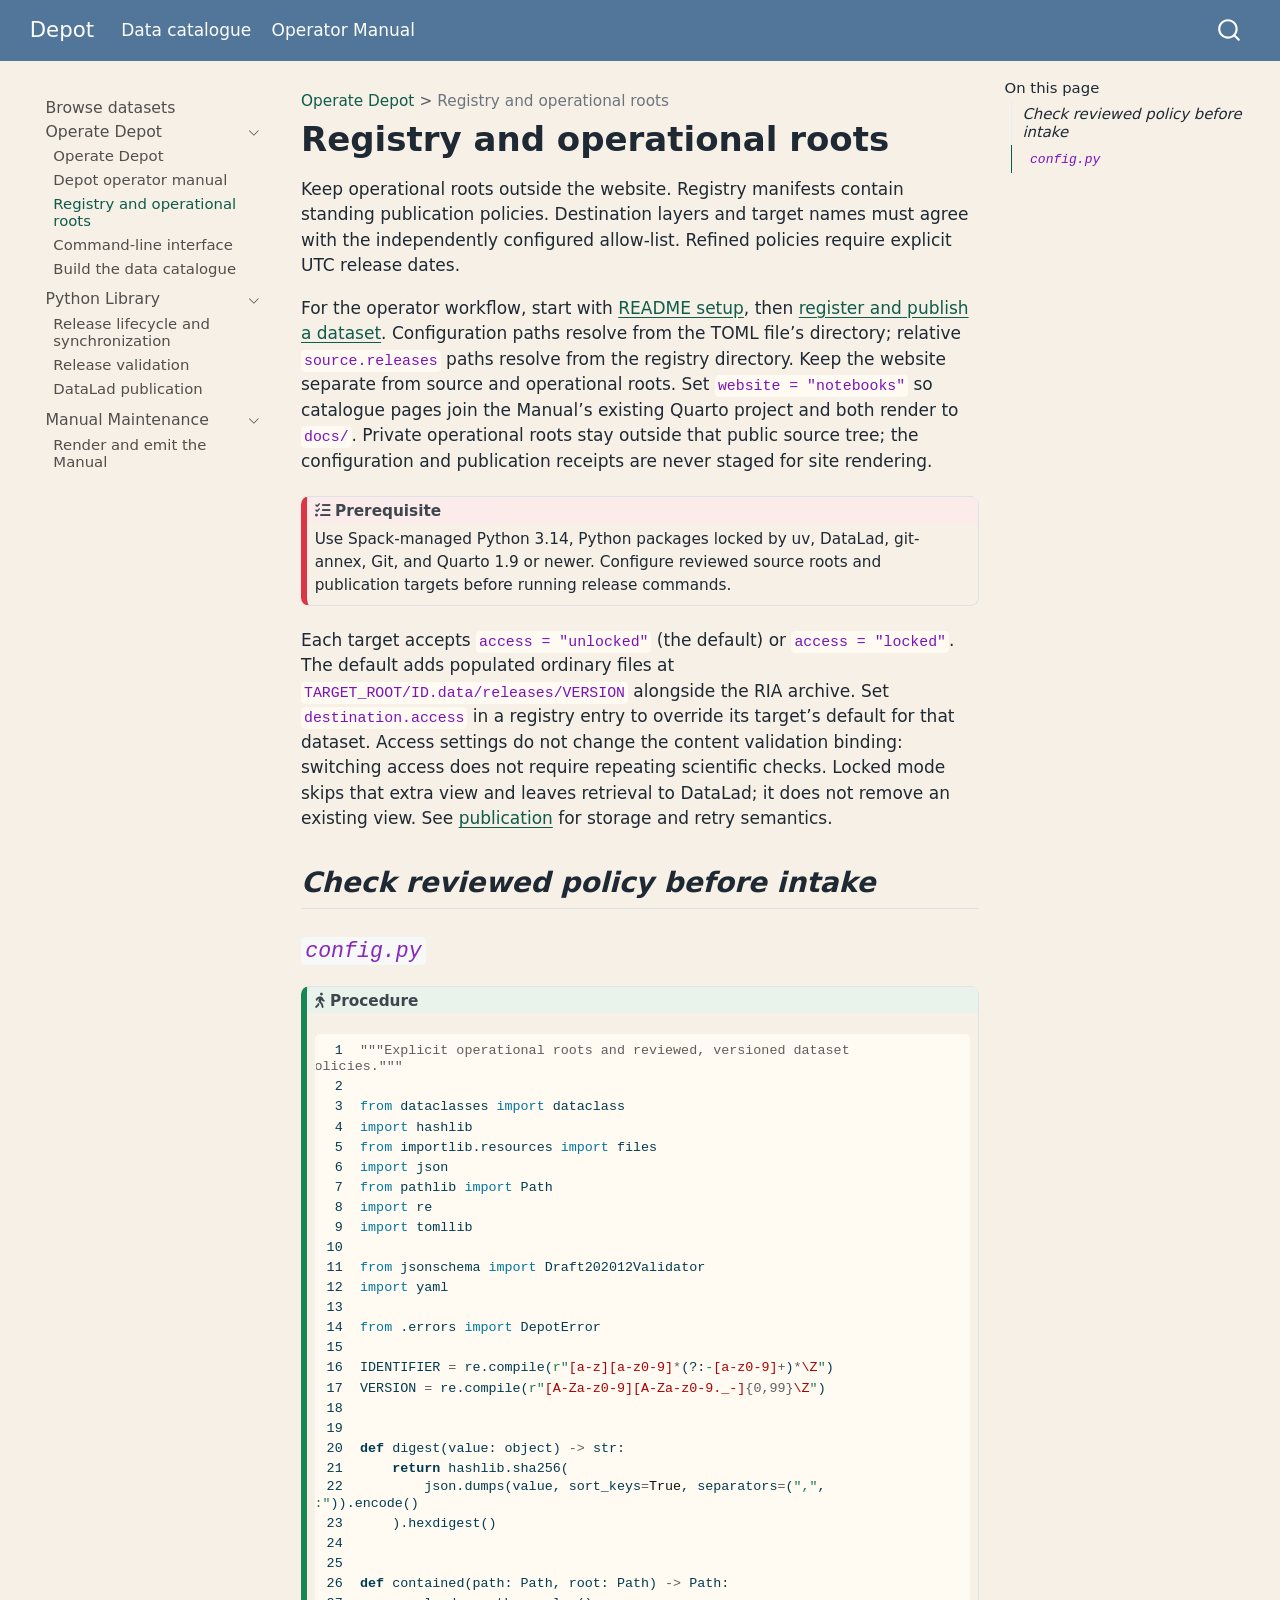
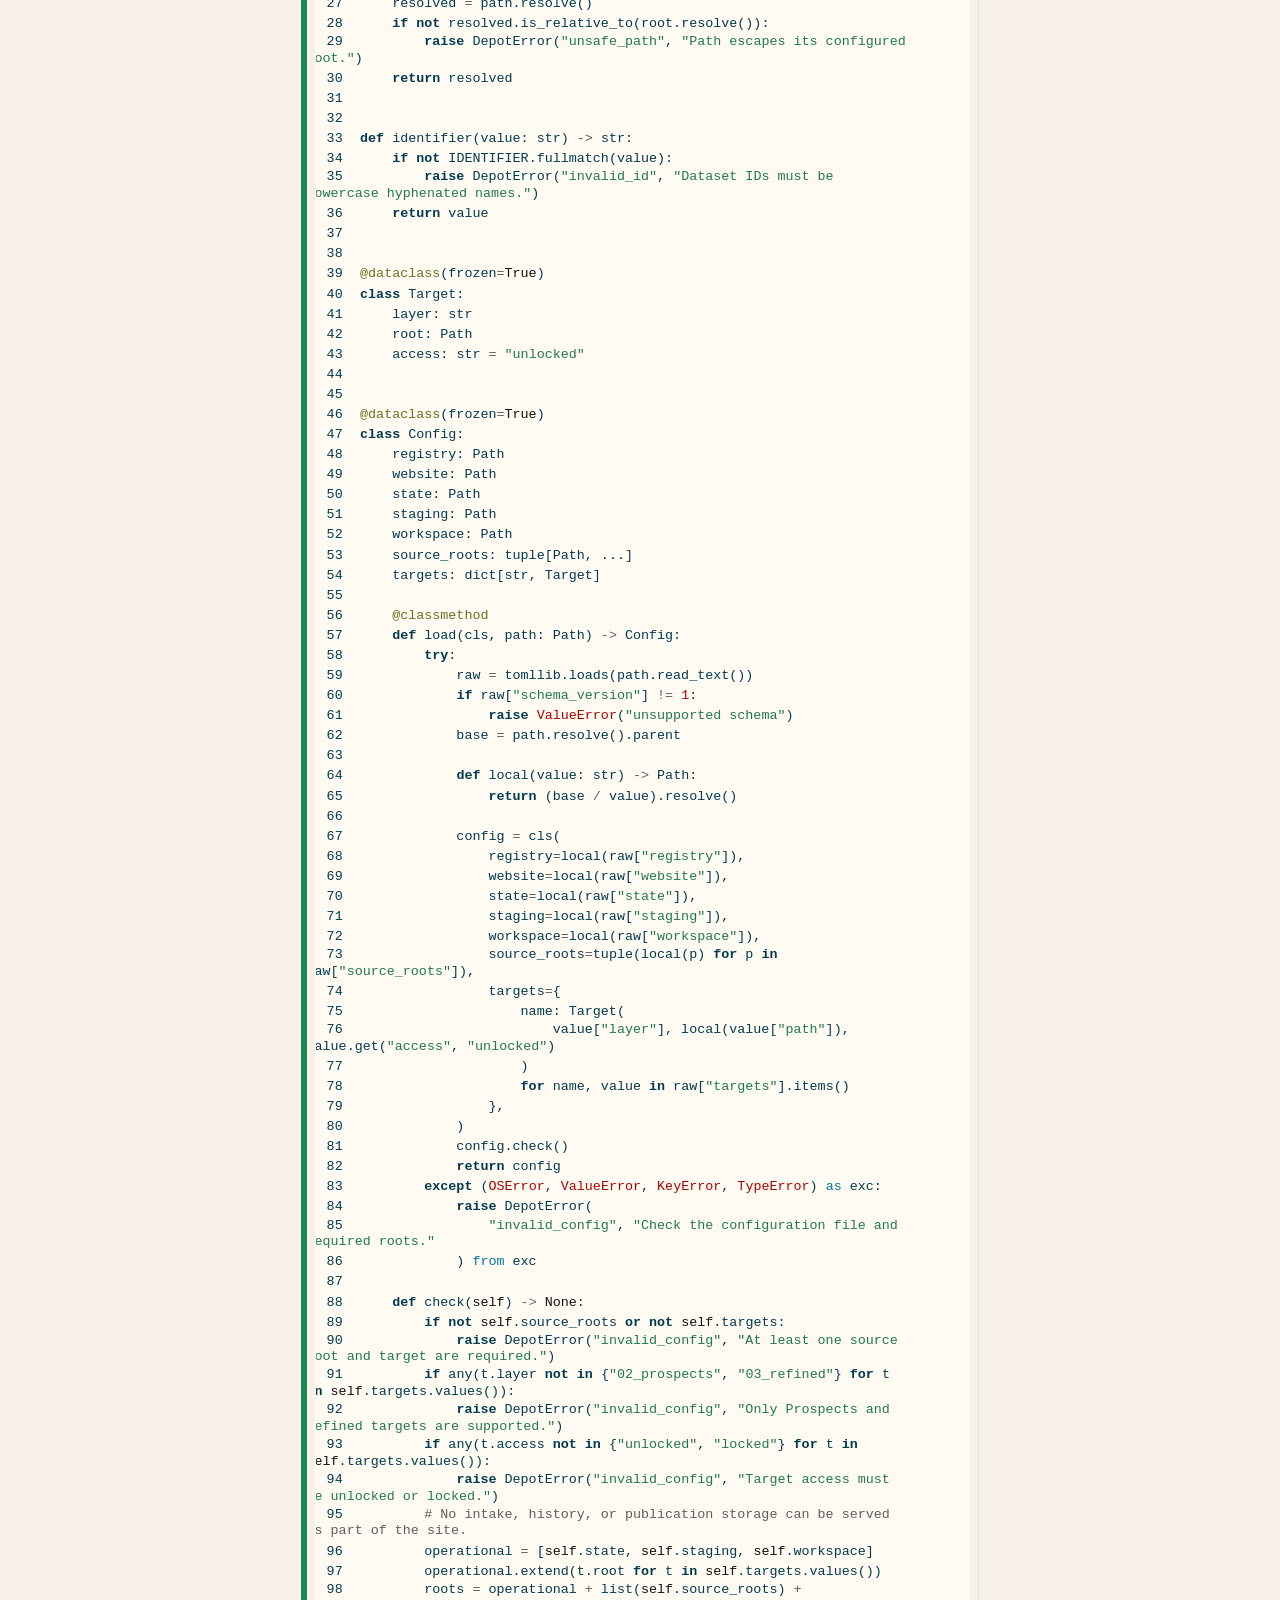
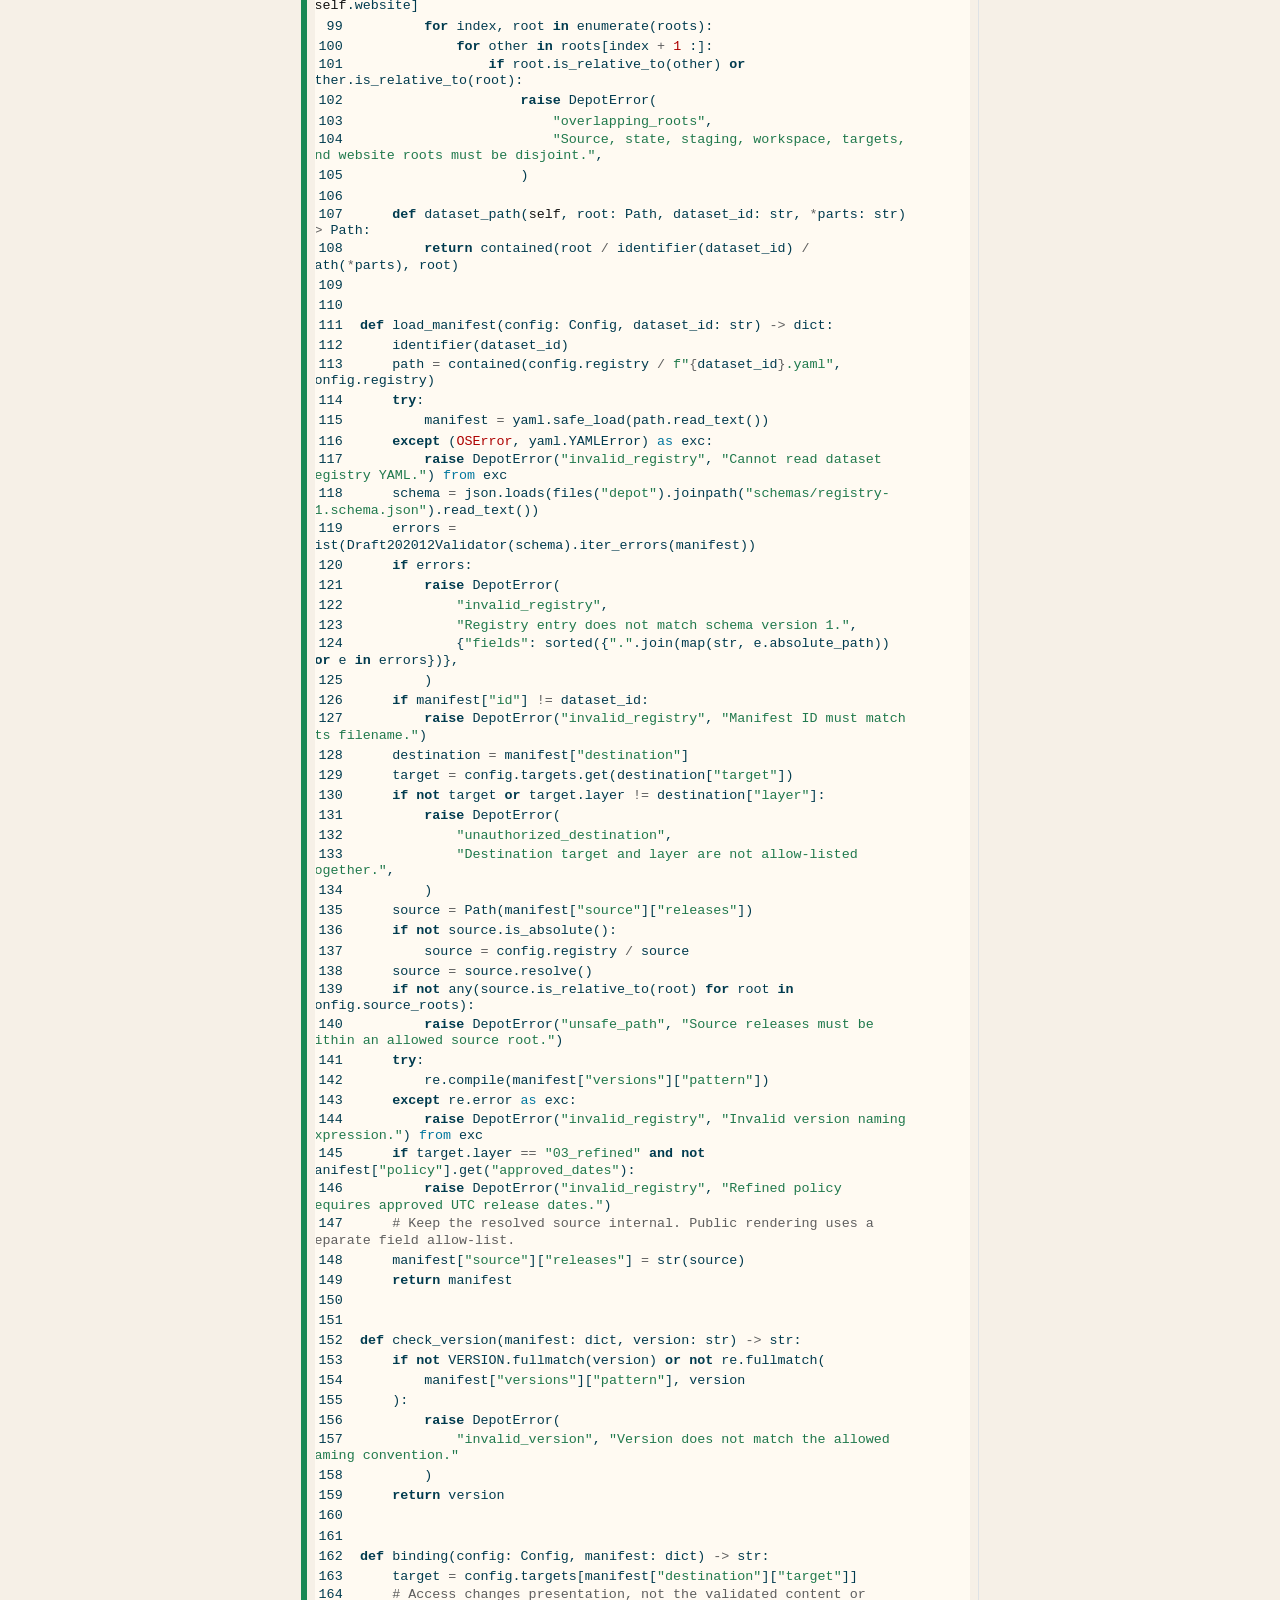
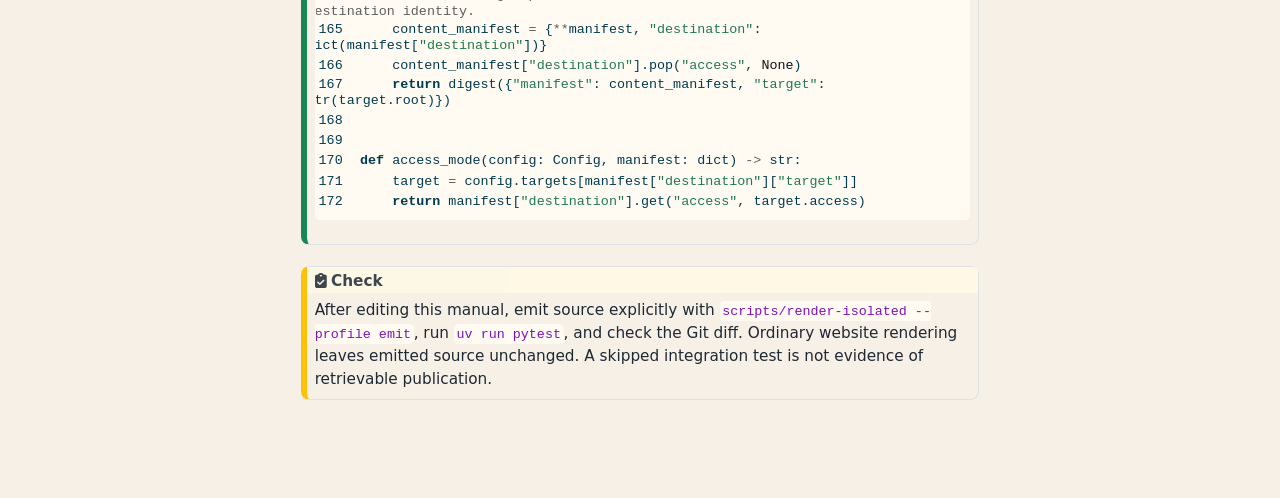
<file: docs/configuration.html>
<!DOCTYPE html>
<html xmlns="http://www.w3.org/1999/xhtml" lang="en" xml:lang="en"><head>

<meta charset="utf-8">
<meta name="generator" content="quarto-1.9.38">

<meta name="viewport" content="width=device-width, initial-scale=1.0, user-scalable=yes">


<title>Registry and operational roots – Depot</title>
<style>
/* Default styles provided by pandoc.
** See https://pandoc.org/MANUAL.html#variables-for-html for config info.
*/
code{white-space: pre-wrap;}
span.smallcaps{font-variant: small-caps;}
div.columns{display: flex; gap: min(4vw, 1.5em);}
div.column{flex: auto; overflow-x: auto;}
div.hanging-indent{margin-left: 1.5em; text-indent: -1.5em;}
ul.task-list{list-style: none;}
ul.task-list li input[type="checkbox"] {
  width: 0.8em;
  margin: 0 0.8em 0.2em -1em; /* quarto-specific, see https://github.com/quarto-dev/quarto-cli/issues/4556 */ 
  vertical-align: middle;
}
/* CSS for syntax highlighting */
html { -webkit-text-size-adjust: 100%; }
pre > code.sourceCode { white-space: pre; position: relative; }
pre > code.sourceCode > span { display: inline-block; line-height: 1.25; }
pre > code.sourceCode > span:empty { height: 1.2em; }
.sourceCode { overflow: visible; }
code.sourceCode > span { color: inherit; text-decoration: inherit; }
div.sourceCode { margin: 1em 0; }
pre.sourceCode { margin: 0; }
@media screen {
div.sourceCode { overflow: auto; }
}
@media print {
pre > code.sourceCode { white-space: pre-wrap; }
pre > code.sourceCode > span { text-indent: -5em; padding-left: 5em; }
}
pre.numberSource code
  { counter-reset: source-line 0; }
pre.numberSource code > span
  { position: relative; left: -4em; counter-increment: source-line; }
pre.numberSource code > span > a:first-child::before
  { content: counter(source-line);
    position: relative; left: -1em; text-align: right; vertical-align: baseline;
    border: none; display: inline-block;
    -webkit-touch-callout: none; -webkit-user-select: none;
    -khtml-user-select: none; -moz-user-select: none;
    -ms-user-select: none; user-select: none;
    padding: 0 4px; width: 4em;
  }
pre.numberSource { margin-left: 3em;  padding-left: 4px; }
div.sourceCode
  {   }
@media screen {
pre > code.sourceCode > span > a:first-child::before { text-decoration: underline; }
}
</style>


<script src="site_libs/quarto-nav/quarto-nav.js"></script>
<script src="site_libs/quarto-nav/headroom.min.js"></script>
<script src="site_libs/clipboard/clipboard.min.js"></script>
<script src="site_libs/quarto-search/autocomplete.umd.js"></script>
<script src="site_libs/quarto-search/fuse.min.js"></script>
<script src="site_libs/quarto-search/quarto-search.js"></script>
<meta name="quarto:offset" content="./">
<script src="site_libs/quarto-html/quarto.js" type="module"></script>
<script src="site_libs/quarto-html/tabsets/tabsets.js" type="module"></script>
<script src="site_libs/quarto-html/popper.min.js"></script>
<script src="site_libs/quarto-html/tippy.umd.min.js"></script>
<script src="site_libs/quarto-html/anchor.min.js"></script>
<link href="site_libs/quarto-html/tippy.css" rel="stylesheet">
<link href="site_libs/quarto-html/quarto-syntax-highlighting-15634bcf2e68342d4ad2dfa704d543f6.css" rel="stylesheet" id="quarto-text-highlighting-styles">
<script src="site_libs/bootstrap/bootstrap.min.js"></script>
<link href="site_libs/bootstrap/bootstrap-icons.css" rel="stylesheet">
<link href="site_libs/bootstrap/bootstrap-123202c42a8f36db05ccdc08341afa36.min.css" rel="stylesheet" append-hash="true" id="quarto-bootstrap" data-mode="light">
<link href="site_libs/quarto-contrib/fontawesome6-6.7.2/all.min.css" rel="stylesheet">
<link href="site_libs/quarto-contrib/fontawesome6-6.7.2/latex-fontsize.css" rel="stylesheet">
<script id="quarto-search-options" type="application/json">{
  "location": "navbar",
  "copy-button": false,
  "collapse-after": 3,
  "panel-placement": "end",
  "type": "overlay",
  "limit": 50,
  "keyboard-shortcut": [
    "f",
    "/",
    "s"
  ],
  "show-item-context": false,
  "language": {
    "search-no-results-text": "No results",
    "search-matching-documents-text": "matching documents",
    "search-copy-link-title": "Copy link to search",
    "search-hide-matches-text": "Hide additional matches",
    "search-more-match-text": "more match in this document",
    "search-more-matches-text": "more matches in this document",
    "search-clear-button-title": "Clear",
    "search-text-placeholder": "",
    "search-detached-cancel-button-title": "Cancel",
    "search-submit-button-title": "Submit",
    "search-label": "Search"
  }
}</script>


</head>

<body class="nav-sidebar floating nav-fixed quarto-light">

<div id="quarto-search-results"></div>
  <header id="quarto-header" class="headroom fixed-top">
    <nav class="navbar navbar-expand-lg " data-bs-theme="dark">
      <div class="navbar-container container-fluid">
      <div class="navbar-brand-container mx-auto">
    <a class="navbar-brand" href="./index.html">
    <span class="navbar-title">Depot</span>
    </a>
  </div>
            <div id="quarto-search" class="" title="Search"></div>
          <button class="navbar-toggler" type="button" data-bs-toggle="collapse" data-bs-target="#navbarCollapse" aria-controls="navbarCollapse" role="menu" aria-expanded="false" aria-label="Toggle navigation" onclick="if (window.quartoToggleHeadroom) { window.quartoToggleHeadroom(); }">
  <span class="navbar-toggler-icon"></span>
</button>
          <div class="collapse navbar-collapse" id="navbarCollapse">
            <ul class="navbar-nav navbar-nav-scroll me-auto">
  <li class="nav-item">
    <a class="nav-link active" href="./index.html" aria-current="page"> 
<span class="menu-text">Data catalogue</span></a>
  </li>  
  <li class="nav-item">
    <a class="nav-link" href="./overview.html"> 
<span class="menu-text">Operator Manual</span></a>
  </li>  
</ul>
          </div> <!-- /navcollapse -->
            <div class="quarto-navbar-tools">
</div>
      </div> <!-- /container-fluid -->
    </nav>
  <nav class="quarto-secondary-nav">
    <div class="container-fluid d-flex">
      <button type="button" class="quarto-btn-toggle btn" data-bs-toggle="collapse" role="button" data-bs-target=".quarto-sidebar-collapse-item" aria-controls="quarto-sidebar" aria-expanded="false" aria-label="Toggle sidebar navigation" onclick="if (window.quartoToggleHeadroom) { window.quartoToggleHeadroom(); }">
        <i class="bi bi-layout-text-sidebar-reverse"></i>
      </button>
        <nav class="quarto-page-breadcrumbs" aria-label="breadcrumb"><ol class="breadcrumb"><li class="breadcrumb-item"><a href="./overview.html">Operate Depot</a></li><li class="breadcrumb-item"><a href="./configuration.html">Registry and operational roots</a></li></ol></nav>
        <a class="flex-grow-1" role="navigation" data-bs-toggle="collapse" data-bs-target=".quarto-sidebar-collapse-item" aria-controls="quarto-sidebar" aria-expanded="false" aria-label="Toggle sidebar navigation" onclick="if (window.quartoToggleHeadroom) { window.quartoToggleHeadroom(); }">      
        </a>
    </div>
  </nav>
</header>
<!-- content -->
<div id="quarto-content" class="quarto-container page-columns page-rows-contents page-layout-article page-navbar">
<!-- sidebar -->
  <nav id="quarto-sidebar" class="sidebar collapse collapse-horizontal quarto-sidebar-collapse-item sidebar-navigation floating overflow-auto">
    <div class="sidebar-menu-container"> 
    <ul class="list-unstyled mt-1">
        <li class="sidebar-item">
  <div class="sidebar-item-container"> 
  <a href="./index.html" class="sidebar-item-text sidebar-link">
 <span class="menu-text">Browse datasets</span></a>
  </div>
</li>
        <li class="sidebar-item sidebar-item-section">
      <div class="sidebar-item-container"> 
            <a class="sidebar-item-text sidebar-link text-start" data-bs-toggle="collapse" data-bs-target="#quarto-sidebar-section-1" role="navigation" aria-expanded="true">
 <span class="menu-text">Operate Depot</span></a>
          <a class="sidebar-item-toggle text-start" data-bs-toggle="collapse" data-bs-target="#quarto-sidebar-section-1" role="navigation" aria-expanded="true" aria-label="Toggle section">
            <i class="bi bi-chevron-right ms-2"></i>
          </a> 
      </div>
      <ul id="quarto-sidebar-section-1" class="collapse list-unstyled sidebar-section depth1 show">  
          <li class="sidebar-item">
  <div class="sidebar-item-container"> 
  <a href="./overview.html" class="sidebar-item-text sidebar-link">
 <span class="menu-text">Operate Depot</span></a>
  </div>
</li>
          <li class="sidebar-item">
  <div class="sidebar-item-container"> 
  <a href="./implementation.html" class="sidebar-item-text sidebar-link">
 <span class="menu-text">Depot operator manual</span></a>
  </div>
</li>
          <li class="sidebar-item">
  <div class="sidebar-item-container"> 
  <a href="./configuration.html" class="sidebar-item-text sidebar-link active">
 <span class="menu-text">Registry and operational roots</span></a>
  </div>
</li>
          <li class="sidebar-item">
  <div class="sidebar-item-container"> 
  <a href="./command-line.html" class="sidebar-item-text sidebar-link">
 <span class="menu-text">Command-line interface</span></a>
  </div>
</li>
          <li class="sidebar-item">
  <div class="sidebar-item-container"> 
  <a href="./catalogue.html" class="sidebar-item-text sidebar-link">
 <span class="menu-text">Build the data catalogue</span></a>
  </div>
</li>
      </ul>
  </li>
        <li class="sidebar-item sidebar-item-section">
      <div class="sidebar-item-container"> 
            <a class="sidebar-item-text sidebar-link text-start" data-bs-toggle="collapse" data-bs-target="#quarto-sidebar-section-2" role="navigation" aria-expanded="true">
 <span class="menu-text">Python Library</span></a>
          <a class="sidebar-item-toggle text-start" data-bs-toggle="collapse" data-bs-target="#quarto-sidebar-section-2" role="navigation" aria-expanded="true" aria-label="Toggle section">
            <i class="bi bi-chevron-right ms-2"></i>
          </a> 
      </div>
      <ul id="quarto-sidebar-section-2" class="collapse list-unstyled sidebar-section depth1 show">  
          <li class="sidebar-item">
  <div class="sidebar-item-container"> 
  <a href="./lifecycle.html" class="sidebar-item-text sidebar-link">
 <span class="menu-text">Release lifecycle and synchronization</span></a>
  </div>
</li>
          <li class="sidebar-item">
  <div class="sidebar-item-container"> 
  <a href="./validation.html" class="sidebar-item-text sidebar-link">
 <span class="menu-text">Release validation</span></a>
  </div>
</li>
          <li class="sidebar-item">
  <div class="sidebar-item-container"> 
  <a href="./publication.html" class="sidebar-item-text sidebar-link">
 <span class="menu-text">DataLad publication</span></a>
  </div>
</li>
      </ul>
  </li>
        <li class="sidebar-item sidebar-item-section">
      <div class="sidebar-item-container"> 
            <a class="sidebar-item-text sidebar-link text-start" data-bs-toggle="collapse" data-bs-target="#quarto-sidebar-section-3" role="navigation" aria-expanded="true">
 <span class="menu-text">Manual Maintenance</span></a>
          <a class="sidebar-item-toggle text-start" data-bs-toggle="collapse" data-bs-target="#quarto-sidebar-section-3" role="navigation" aria-expanded="true" aria-label="Toggle section">
            <i class="bi bi-chevron-right ms-2"></i>
          </a> 
      </div>
      <ul id="quarto-sidebar-section-3" class="collapse list-unstyled sidebar-section depth1 show">  
          <li class="sidebar-item">
  <div class="sidebar-item-container"> 
  <a href="./rendering.html" class="sidebar-item-text sidebar-link">
 <span class="menu-text">Render and emit the Manual</span></a>
  </div>
</li>
      </ul>
  </li>
    </ul>
    </div>
</nav>
<div id="quarto-sidebar-glass" class="quarto-sidebar-collapse-item" data-bs-toggle="collapse" data-bs-target=".quarto-sidebar-collapse-item"></div>
<!-- margin-sidebar -->
    <div id="quarto-margin-sidebar" class="sidebar margin-sidebar">
        <nav id="TOC" role="doc-toc" class="toc-active">
    <h2 id="toc-title">On this page</h2>
   
  <ul>
  <li><a href="#check-reviewed-policy-before-intake" id="toc-check-reviewed-policy-before-intake" class="nav-link active" data-scroll-target="#check-reviewed-policy-before-intake"><em>Check reviewed policy before intake</em></a>
  <ul class="collapse">
  <li><a href="#config.py" id="toc-config.py" class="nav-link" data-scroll-target="#config.py"><em><code>config.py</code></em></a></li>
  </ul></li>
  </ul>
</nav>
    </div>
<!-- main -->
<main class="content" id="quarto-document-content">

<header id="title-block-header" class="quarto-title-block default"><nav class="quarto-page-breadcrumbs quarto-title-breadcrumbs d-none d-lg-block" aria-label="breadcrumb"><ol class="breadcrumb"><li class="breadcrumb-item"><a href="./overview.html">Operate Depot</a></li><li class="breadcrumb-item"><a href="./configuration.html">Registry and operational roots</a></li></ol></nav>
<div class="quarto-title">
<h1 class="title">Registry and operational roots</h1>
</div>



<div class="quarto-title-meta">

    
  
    
  </div>
  


</header>


<p>Keep operational roots outside the website. Registry manifests contain standing publication policies. Destination layers and target names must agree with the independently configured allow-list. Refined policies require explicit UTC release dates.</p>
<p>For the operator workflow, start with <a href="./overview.html#setup">README setup</a>, then <a href="./overview.html#add-data">register and publish a dataset</a>. Configuration paths resolve from the TOML file’s directory; relative <code>source.releases</code> paths resolve from the registry directory. Keep the website separate from source and operational roots. Set <code>website = "notebooks"</code> so catalogue pages join the Manual’s existing Quarto project and both render to <code>docs/</code>. Private operational roots stay outside that public source tree; the configuration and publication receipts are never staged for site rendering.</p>
<div class="manual-prereq callout callout-style-default callout-important no-icon callout-titled" data-manual-kind="prereq">
<div class="callout-header d-flex align-content-center">
<div class="callout-icon-container">
<i class="callout-icon no-icon"></i>
</div>
<div class="callout-title-container flex-fill">
<span class="screen-reader-only">Important</span><i class="fa-solid fa-list-check" aria-label="list-check"></i> Prerequisite
</div>
</div>
<div class="callout-body-container callout-body">
<p>Use Spack-managed Python 3.14, Python packages locked by uv, DataLad, git-annex, Git, and Quarto 1.9 or newer. Configure reviewed source roots and publication targets before running release commands.</p>
</div>
</div>
<p>Each target accepts <code>access = "unlocked"</code> (the default) or <code>access = "locked"</code>. The default adds populated ordinary files at <code>TARGET_ROOT/ID.data/releases/VERSION</code> alongside the RIA archive. Set <code>destination.access</code> in a registry entry to override its target’s default for that dataset. Access settings do not change the content validation binding: switching access does not require repeating scientific checks. Locked mode skips that extra view and leaves retrieval to DataLad; it does not remove an existing view. See <a href="./publication.html">publication</a> for storage and retry semantics.</p>
<section id="check-reviewed-policy-before-intake" class="level2">
<h2 class="anchored" data-anchor-id="check-reviewed-policy-before-intake"><em>Check reviewed policy before intake</em></h2>
<section id="config.py" class="level3">
<h3 class="anchored" data-anchor-id="config.py"><em><code>config.py</code></em></h3>
<div class="manual-procedure emit-source-py callout callout-style-default callout-tip no-icon callout-titled" data-file="{{ emit.project_root }}/src/depot/config.py" data-manual-kind="procedure">
<div class="callout-header d-flex align-content-center">
<div class="callout-icon-container">
<i class="callout-icon no-icon"></i>
</div>
<div class="callout-title-container flex-fill">
<span class="screen-reader-only">Tip</span><i class="fa-solid fa-person-walking" aria-label="person-walking"></i> Procedure
</div>
</div>
<div class="callout-body-container callout-body">
<div class="code-copy-outer-scaffold"><div class="sourceCode" id="cb1"><pre class="sourceCode numberSource python number-lines code-with-copy"><code class="sourceCode python"><span id="cb1-1"><a href="#cb1-1"></a><span class="co">"""Explicit operational roots and reviewed, versioned dataset policies."""</span></span>
<span id="cb1-2"><a href="#cb1-2"></a></span>
<span id="cb1-3"><a href="#cb1-3"></a><span class="im">from</span> dataclasses <span class="im">import</span> dataclass</span>
<span id="cb1-4"><a href="#cb1-4"></a><span class="im">import</span> hashlib</span>
<span id="cb1-5"><a href="#cb1-5"></a><span class="im">from</span> importlib.resources <span class="im">import</span> files</span>
<span id="cb1-6"><a href="#cb1-6"></a><span class="im">import</span> json</span>
<span id="cb1-7"><a href="#cb1-7"></a><span class="im">from</span> pathlib <span class="im">import</span> Path</span>
<span id="cb1-8"><a href="#cb1-8"></a><span class="im">import</span> re</span>
<span id="cb1-9"><a href="#cb1-9"></a><span class="im">import</span> tomllib</span>
<span id="cb1-10"><a href="#cb1-10"></a></span>
<span id="cb1-11"><a href="#cb1-11"></a><span class="im">from</span> jsonschema <span class="im">import</span> Draft202012Validator</span>
<span id="cb1-12"><a href="#cb1-12"></a><span class="im">import</span> yaml</span>
<span id="cb1-13"><a href="#cb1-13"></a></span>
<span id="cb1-14"><a href="#cb1-14"></a><span class="im">from</span> .errors <span class="im">import</span> DepotError</span>
<span id="cb1-15"><a href="#cb1-15"></a></span>
<span id="cb1-16"><a href="#cb1-16"></a>IDENTIFIER <span class="op">=</span> re.<span class="bu">compile</span>(<span class="vs">r"</span><span class="pp">[a-z][a-z0-9]</span><span class="op">*</span>(?:<span class="vs">-</span><span class="pp">[a-z0-9]</span><span class="op">+</span>)<span class="op">*</span><span class="dv">\Z</span><span class="vs">"</span>)</span>
<span id="cb1-17"><a href="#cb1-17"></a>VERSION <span class="op">=</span> re.<span class="bu">compile</span>(<span class="vs">r"</span><span class="pp">[A-Za-z0-9][A-Za-z0-9._-]</span><span class="op">{0,99}</span><span class="dv">\Z</span><span class="vs">"</span>)</span>
<span id="cb1-18"><a href="#cb1-18"></a></span>
<span id="cb1-19"><a href="#cb1-19"></a></span>
<span id="cb1-20"><a href="#cb1-20"></a><span class="kw">def</span> digest(value: <span class="bu">object</span>) <span class="op">-&gt;</span> <span class="bu">str</span>:</span>
<span id="cb1-21"><a href="#cb1-21"></a>    <span class="cf">return</span> hashlib.sha256(</span>
<span id="cb1-22"><a href="#cb1-22"></a>        json.dumps(value, sort_keys<span class="op">=</span><span class="va">True</span>, separators<span class="op">=</span>(<span class="st">","</span>, <span class="st">":"</span>)).encode()</span>
<span id="cb1-23"><a href="#cb1-23"></a>    ).hexdigest()</span>
<span id="cb1-24"><a href="#cb1-24"></a></span>
<span id="cb1-25"><a href="#cb1-25"></a></span>
<span id="cb1-26"><a href="#cb1-26"></a><span class="kw">def</span> contained(path: Path, root: Path) <span class="op">-&gt;</span> Path:</span>
<span id="cb1-27"><a href="#cb1-27"></a>    resolved <span class="op">=</span> path.resolve()</span>
<span id="cb1-28"><a href="#cb1-28"></a>    <span class="cf">if</span> <span class="kw">not</span> resolved.is_relative_to(root.resolve()):</span>
<span id="cb1-29"><a href="#cb1-29"></a>        <span class="cf">raise</span> DepotError(<span class="st">"unsafe_path"</span>, <span class="st">"Path escapes its configured root."</span>)</span>
<span id="cb1-30"><a href="#cb1-30"></a>    <span class="cf">return</span> resolved</span>
<span id="cb1-31"><a href="#cb1-31"></a></span>
<span id="cb1-32"><a href="#cb1-32"></a></span>
<span id="cb1-33"><a href="#cb1-33"></a><span class="kw">def</span> identifier(value: <span class="bu">str</span>) <span class="op">-&gt;</span> <span class="bu">str</span>:</span>
<span id="cb1-34"><a href="#cb1-34"></a>    <span class="cf">if</span> <span class="kw">not</span> IDENTIFIER.fullmatch(value):</span>
<span id="cb1-35"><a href="#cb1-35"></a>        <span class="cf">raise</span> DepotError(<span class="st">"invalid_id"</span>, <span class="st">"Dataset IDs must be lowercase hyphenated names."</span>)</span>
<span id="cb1-36"><a href="#cb1-36"></a>    <span class="cf">return</span> value</span>
<span id="cb1-37"><a href="#cb1-37"></a></span>
<span id="cb1-38"><a href="#cb1-38"></a></span>
<span id="cb1-39"><a href="#cb1-39"></a><span class="at">@dataclass</span>(frozen<span class="op">=</span><span class="va">True</span>)</span>
<span id="cb1-40"><a href="#cb1-40"></a><span class="kw">class</span> Target:</span>
<span id="cb1-41"><a href="#cb1-41"></a>    layer: <span class="bu">str</span></span>
<span id="cb1-42"><a href="#cb1-42"></a>    root: Path</span>
<span id="cb1-43"><a href="#cb1-43"></a>    access: <span class="bu">str</span> <span class="op">=</span> <span class="st">"unlocked"</span></span>
<span id="cb1-44"><a href="#cb1-44"></a></span>
<span id="cb1-45"><a href="#cb1-45"></a></span>
<span id="cb1-46"><a href="#cb1-46"></a><span class="at">@dataclass</span>(frozen<span class="op">=</span><span class="va">True</span>)</span>
<span id="cb1-47"><a href="#cb1-47"></a><span class="kw">class</span> Config:</span>
<span id="cb1-48"><a href="#cb1-48"></a>    registry: Path</span>
<span id="cb1-49"><a href="#cb1-49"></a>    website: Path</span>
<span id="cb1-50"><a href="#cb1-50"></a>    state: Path</span>
<span id="cb1-51"><a href="#cb1-51"></a>    staging: Path</span>
<span id="cb1-52"><a href="#cb1-52"></a>    workspace: Path</span>
<span id="cb1-53"><a href="#cb1-53"></a>    source_roots: <span class="bu">tuple</span>[Path, ...]</span>
<span id="cb1-54"><a href="#cb1-54"></a>    targets: <span class="bu">dict</span>[<span class="bu">str</span>, Target]</span>
<span id="cb1-55"><a href="#cb1-55"></a></span>
<span id="cb1-56"><a href="#cb1-56"></a>    <span class="at">@classmethod</span></span>
<span id="cb1-57"><a href="#cb1-57"></a>    <span class="kw">def</span> load(cls, path: Path) <span class="op">-&gt;</span> Config:</span>
<span id="cb1-58"><a href="#cb1-58"></a>        <span class="cf">try</span>:</span>
<span id="cb1-59"><a href="#cb1-59"></a>            raw <span class="op">=</span> tomllib.loads(path.read_text())</span>
<span id="cb1-60"><a href="#cb1-60"></a>            <span class="cf">if</span> raw[<span class="st">"schema_version"</span>] <span class="op">!=</span> <span class="dv">1</span>:</span>
<span id="cb1-61"><a href="#cb1-61"></a>                <span class="cf">raise</span> <span class="pp">ValueError</span>(<span class="st">"unsupported schema"</span>)</span>
<span id="cb1-62"><a href="#cb1-62"></a>            base <span class="op">=</span> path.resolve().parent</span>
<span id="cb1-63"><a href="#cb1-63"></a></span>
<span id="cb1-64"><a href="#cb1-64"></a>            <span class="kw">def</span> local(value: <span class="bu">str</span>) <span class="op">-&gt;</span> Path:</span>
<span id="cb1-65"><a href="#cb1-65"></a>                <span class="cf">return</span> (base <span class="op">/</span> value).resolve()</span>
<span id="cb1-66"><a href="#cb1-66"></a></span>
<span id="cb1-67"><a href="#cb1-67"></a>            config <span class="op">=</span> cls(</span>
<span id="cb1-68"><a href="#cb1-68"></a>                registry<span class="op">=</span>local(raw[<span class="st">"registry"</span>]),</span>
<span id="cb1-69"><a href="#cb1-69"></a>                website<span class="op">=</span>local(raw[<span class="st">"website"</span>]),</span>
<span id="cb1-70"><a href="#cb1-70"></a>                state<span class="op">=</span>local(raw[<span class="st">"state"</span>]),</span>
<span id="cb1-71"><a href="#cb1-71"></a>                staging<span class="op">=</span>local(raw[<span class="st">"staging"</span>]),</span>
<span id="cb1-72"><a href="#cb1-72"></a>                workspace<span class="op">=</span>local(raw[<span class="st">"workspace"</span>]),</span>
<span id="cb1-73"><a href="#cb1-73"></a>                source_roots<span class="op">=</span><span class="bu">tuple</span>(local(p) <span class="cf">for</span> p <span class="kw">in</span> raw[<span class="st">"source_roots"</span>]),</span>
<span id="cb1-74"><a href="#cb1-74"></a>                targets<span class="op">=</span>{</span>
<span id="cb1-75"><a href="#cb1-75"></a>                    name: Target(</span>
<span id="cb1-76"><a href="#cb1-76"></a>                        value[<span class="st">"layer"</span>], local(value[<span class="st">"path"</span>]), value.get(<span class="st">"access"</span>, <span class="st">"unlocked"</span>)</span>
<span id="cb1-77"><a href="#cb1-77"></a>                    )</span>
<span id="cb1-78"><a href="#cb1-78"></a>                    <span class="cf">for</span> name, value <span class="kw">in</span> raw[<span class="st">"targets"</span>].items()</span>
<span id="cb1-79"><a href="#cb1-79"></a>                },</span>
<span id="cb1-80"><a href="#cb1-80"></a>            )</span>
<span id="cb1-81"><a href="#cb1-81"></a>            config.check()</span>
<span id="cb1-82"><a href="#cb1-82"></a>            <span class="cf">return</span> config</span>
<span id="cb1-83"><a href="#cb1-83"></a>        <span class="cf">except</span> (<span class="pp">OSError</span>, <span class="pp">ValueError</span>, <span class="pp">KeyError</span>, <span class="pp">TypeError</span>) <span class="im">as</span> exc:</span>
<span id="cb1-84"><a href="#cb1-84"></a>            <span class="cf">raise</span> DepotError(</span>
<span id="cb1-85"><a href="#cb1-85"></a>                <span class="st">"invalid_config"</span>, <span class="st">"Check the configuration file and required roots."</span></span>
<span id="cb1-86"><a href="#cb1-86"></a>            ) <span class="im">from</span> exc</span>
<span id="cb1-87"><a href="#cb1-87"></a></span>
<span id="cb1-88"><a href="#cb1-88"></a>    <span class="kw">def</span> check(<span class="va">self</span>) <span class="op">-&gt;</span> <span class="va">None</span>:</span>
<span id="cb1-89"><a href="#cb1-89"></a>        <span class="cf">if</span> <span class="kw">not</span> <span class="va">self</span>.source_roots <span class="kw">or</span> <span class="kw">not</span> <span class="va">self</span>.targets:</span>
<span id="cb1-90"><a href="#cb1-90"></a>            <span class="cf">raise</span> DepotError(<span class="st">"invalid_config"</span>, <span class="st">"At least one source root and target are required."</span>)</span>
<span id="cb1-91"><a href="#cb1-91"></a>        <span class="cf">if</span> <span class="bu">any</span>(t.layer <span class="kw">not</span> <span class="kw">in</span> {<span class="st">"02_prospects"</span>, <span class="st">"03_refined"</span>} <span class="cf">for</span> t <span class="kw">in</span> <span class="va">self</span>.targets.values()):</span>
<span id="cb1-92"><a href="#cb1-92"></a>            <span class="cf">raise</span> DepotError(<span class="st">"invalid_config"</span>, <span class="st">"Only Prospects and Refined targets are supported."</span>)</span>
<span id="cb1-93"><a href="#cb1-93"></a>        <span class="cf">if</span> <span class="bu">any</span>(t.access <span class="kw">not</span> <span class="kw">in</span> {<span class="st">"unlocked"</span>, <span class="st">"locked"</span>} <span class="cf">for</span> t <span class="kw">in</span> <span class="va">self</span>.targets.values()):</span>
<span id="cb1-94"><a href="#cb1-94"></a>            <span class="cf">raise</span> DepotError(<span class="st">"invalid_config"</span>, <span class="st">"Target access must be unlocked or locked."</span>)</span>
<span id="cb1-95"><a href="#cb1-95"></a>        <span class="co"># No intake, history, or publication storage can be served as part of the site.</span></span>
<span id="cb1-96"><a href="#cb1-96"></a>        operational <span class="op">=</span> [<span class="va">self</span>.state, <span class="va">self</span>.staging, <span class="va">self</span>.workspace]</span>
<span id="cb1-97"><a href="#cb1-97"></a>        operational.extend(t.root <span class="cf">for</span> t <span class="kw">in</span> <span class="va">self</span>.targets.values())</span>
<span id="cb1-98"><a href="#cb1-98"></a>        roots <span class="op">=</span> operational <span class="op">+</span> <span class="bu">list</span>(<span class="va">self</span>.source_roots) <span class="op">+</span> [<span class="va">self</span>.website]</span>
<span id="cb1-99"><a href="#cb1-99"></a>        <span class="cf">for</span> index, root <span class="kw">in</span> <span class="bu">enumerate</span>(roots):</span>
<span id="cb1-100"><a href="#cb1-100"></a>            <span class="cf">for</span> other <span class="kw">in</span> roots[index <span class="op">+</span> <span class="dv">1</span> :]:</span>
<span id="cb1-101"><a href="#cb1-101"></a>                <span class="cf">if</span> root.is_relative_to(other) <span class="kw">or</span> other.is_relative_to(root):</span>
<span id="cb1-102"><a href="#cb1-102"></a>                    <span class="cf">raise</span> DepotError(</span>
<span id="cb1-103"><a href="#cb1-103"></a>                        <span class="st">"overlapping_roots"</span>,</span>
<span id="cb1-104"><a href="#cb1-104"></a>                        <span class="st">"Source, state, staging, workspace, targets, and website roots must be disjoint."</span>,</span>
<span id="cb1-105"><a href="#cb1-105"></a>                    )</span>
<span id="cb1-106"><a href="#cb1-106"></a></span>
<span id="cb1-107"><a href="#cb1-107"></a>    <span class="kw">def</span> dataset_path(<span class="va">self</span>, root: Path, dataset_id: <span class="bu">str</span>, <span class="op">*</span>parts: <span class="bu">str</span>) <span class="op">-&gt;</span> Path:</span>
<span id="cb1-108"><a href="#cb1-108"></a>        <span class="cf">return</span> contained(root <span class="op">/</span> identifier(dataset_id) <span class="op">/</span> Path(<span class="op">*</span>parts), root)</span>
<span id="cb1-109"><a href="#cb1-109"></a></span>
<span id="cb1-110"><a href="#cb1-110"></a></span>
<span id="cb1-111"><a href="#cb1-111"></a><span class="kw">def</span> load_manifest(config: Config, dataset_id: <span class="bu">str</span>) <span class="op">-&gt;</span> <span class="bu">dict</span>:</span>
<span id="cb1-112"><a href="#cb1-112"></a>    identifier(dataset_id)</span>
<span id="cb1-113"><a href="#cb1-113"></a>    path <span class="op">=</span> contained(config.registry <span class="op">/</span> <span class="ss">f"</span><span class="sc">{</span>dataset_id<span class="sc">}</span><span class="ss">.yaml"</span>, config.registry)</span>
<span id="cb1-114"><a href="#cb1-114"></a>    <span class="cf">try</span>:</span>
<span id="cb1-115"><a href="#cb1-115"></a>        manifest <span class="op">=</span> yaml.safe_load(path.read_text())</span>
<span id="cb1-116"><a href="#cb1-116"></a>    <span class="cf">except</span> (<span class="pp">OSError</span>, yaml.YAMLError) <span class="im">as</span> exc:</span>
<span id="cb1-117"><a href="#cb1-117"></a>        <span class="cf">raise</span> DepotError(<span class="st">"invalid_registry"</span>, <span class="st">"Cannot read dataset registry YAML."</span>) <span class="im">from</span> exc</span>
<span id="cb1-118"><a href="#cb1-118"></a>    schema <span class="op">=</span> json.loads(files(<span class="st">"depot"</span>).joinpath(<span class="st">"schemas/registry-v1.schema.json"</span>).read_text())</span>
<span id="cb1-119"><a href="#cb1-119"></a>    errors <span class="op">=</span> <span class="bu">list</span>(Draft202012Validator(schema).iter_errors(manifest))</span>
<span id="cb1-120"><a href="#cb1-120"></a>    <span class="cf">if</span> errors:</span>
<span id="cb1-121"><a href="#cb1-121"></a>        <span class="cf">raise</span> DepotError(</span>
<span id="cb1-122"><a href="#cb1-122"></a>            <span class="st">"invalid_registry"</span>,</span>
<span id="cb1-123"><a href="#cb1-123"></a>            <span class="st">"Registry entry does not match schema version 1."</span>,</span>
<span id="cb1-124"><a href="#cb1-124"></a>            {<span class="st">"fields"</span>: <span class="bu">sorted</span>({<span class="st">"."</span>.join(<span class="bu">map</span>(<span class="bu">str</span>, e.absolute_path)) <span class="cf">for</span> e <span class="kw">in</span> errors})},</span>
<span id="cb1-125"><a href="#cb1-125"></a>        )</span>
<span id="cb1-126"><a href="#cb1-126"></a>    <span class="cf">if</span> manifest[<span class="st">"id"</span>] <span class="op">!=</span> dataset_id:</span>
<span id="cb1-127"><a href="#cb1-127"></a>        <span class="cf">raise</span> DepotError(<span class="st">"invalid_registry"</span>, <span class="st">"Manifest ID must match its filename."</span>)</span>
<span id="cb1-128"><a href="#cb1-128"></a>    destination <span class="op">=</span> manifest[<span class="st">"destination"</span>]</span>
<span id="cb1-129"><a href="#cb1-129"></a>    target <span class="op">=</span> config.targets.get(destination[<span class="st">"target"</span>])</span>
<span id="cb1-130"><a href="#cb1-130"></a>    <span class="cf">if</span> <span class="kw">not</span> target <span class="kw">or</span> target.layer <span class="op">!=</span> destination[<span class="st">"layer"</span>]:</span>
<span id="cb1-131"><a href="#cb1-131"></a>        <span class="cf">raise</span> DepotError(</span>
<span id="cb1-132"><a href="#cb1-132"></a>            <span class="st">"unauthorized_destination"</span>,</span>
<span id="cb1-133"><a href="#cb1-133"></a>            <span class="st">"Destination target and layer are not allow-listed together."</span>,</span>
<span id="cb1-134"><a href="#cb1-134"></a>        )</span>
<span id="cb1-135"><a href="#cb1-135"></a>    source <span class="op">=</span> Path(manifest[<span class="st">"source"</span>][<span class="st">"releases"</span>])</span>
<span id="cb1-136"><a href="#cb1-136"></a>    <span class="cf">if</span> <span class="kw">not</span> source.is_absolute():</span>
<span id="cb1-137"><a href="#cb1-137"></a>        source <span class="op">=</span> config.registry <span class="op">/</span> source</span>
<span id="cb1-138"><a href="#cb1-138"></a>    source <span class="op">=</span> source.resolve()</span>
<span id="cb1-139"><a href="#cb1-139"></a>    <span class="cf">if</span> <span class="kw">not</span> <span class="bu">any</span>(source.is_relative_to(root) <span class="cf">for</span> root <span class="kw">in</span> config.source_roots):</span>
<span id="cb1-140"><a href="#cb1-140"></a>        <span class="cf">raise</span> DepotError(<span class="st">"unsafe_path"</span>, <span class="st">"Source releases must be within an allowed source root."</span>)</span>
<span id="cb1-141"><a href="#cb1-141"></a>    <span class="cf">try</span>:</span>
<span id="cb1-142"><a href="#cb1-142"></a>        re.<span class="bu">compile</span>(manifest[<span class="st">"versions"</span>][<span class="st">"pattern"</span>])</span>
<span id="cb1-143"><a href="#cb1-143"></a>    <span class="cf">except</span> re.error <span class="im">as</span> exc:</span>
<span id="cb1-144"><a href="#cb1-144"></a>        <span class="cf">raise</span> DepotError(<span class="st">"invalid_registry"</span>, <span class="st">"Invalid version naming expression."</span>) <span class="im">from</span> exc</span>
<span id="cb1-145"><a href="#cb1-145"></a>    <span class="cf">if</span> target.layer <span class="op">==</span> <span class="st">"03_refined"</span> <span class="kw">and</span> <span class="kw">not</span> manifest[<span class="st">"policy"</span>].get(<span class="st">"approved_dates"</span>):</span>
<span id="cb1-146"><a href="#cb1-146"></a>        <span class="cf">raise</span> DepotError(<span class="st">"invalid_registry"</span>, <span class="st">"Refined policy requires approved UTC release dates."</span>)</span>
<span id="cb1-147"><a href="#cb1-147"></a>    <span class="co"># Keep the resolved source internal. Public rendering uses a separate field allow-list.</span></span>
<span id="cb1-148"><a href="#cb1-148"></a>    manifest[<span class="st">"source"</span>][<span class="st">"releases"</span>] <span class="op">=</span> <span class="bu">str</span>(source)</span>
<span id="cb1-149"><a href="#cb1-149"></a>    <span class="cf">return</span> manifest</span>
<span id="cb1-150"><a href="#cb1-150"></a></span>
<span id="cb1-151"><a href="#cb1-151"></a></span>
<span id="cb1-152"><a href="#cb1-152"></a><span class="kw">def</span> check_version(manifest: <span class="bu">dict</span>, version: <span class="bu">str</span>) <span class="op">-&gt;</span> <span class="bu">str</span>:</span>
<span id="cb1-153"><a href="#cb1-153"></a>    <span class="cf">if</span> <span class="kw">not</span> VERSION.fullmatch(version) <span class="kw">or</span> <span class="kw">not</span> re.fullmatch(</span>
<span id="cb1-154"><a href="#cb1-154"></a>        manifest[<span class="st">"versions"</span>][<span class="st">"pattern"</span>], version</span>
<span id="cb1-155"><a href="#cb1-155"></a>    ):</span>
<span id="cb1-156"><a href="#cb1-156"></a>        <span class="cf">raise</span> DepotError(</span>
<span id="cb1-157"><a href="#cb1-157"></a>            <span class="st">"invalid_version"</span>, <span class="st">"Version does not match the allowed naming convention."</span></span>
<span id="cb1-158"><a href="#cb1-158"></a>        )</span>
<span id="cb1-159"><a href="#cb1-159"></a>    <span class="cf">return</span> version</span>
<span id="cb1-160"><a href="#cb1-160"></a></span>
<span id="cb1-161"><a href="#cb1-161"></a></span>
<span id="cb1-162"><a href="#cb1-162"></a><span class="kw">def</span> binding(config: Config, manifest: <span class="bu">dict</span>) <span class="op">-&gt;</span> <span class="bu">str</span>:</span>
<span id="cb1-163"><a href="#cb1-163"></a>    target <span class="op">=</span> config.targets[manifest[<span class="st">"destination"</span>][<span class="st">"target"</span>]]</span>
<span id="cb1-164"><a href="#cb1-164"></a>    <span class="co"># Access changes presentation, not the validated content or destination identity.</span></span>
<span id="cb1-165"><a href="#cb1-165"></a>    content_manifest <span class="op">=</span> {<span class="op">**</span>manifest, <span class="st">"destination"</span>: <span class="bu">dict</span>(manifest[<span class="st">"destination"</span>])}</span>
<span id="cb1-166"><a href="#cb1-166"></a>    content_manifest[<span class="st">"destination"</span>].pop(<span class="st">"access"</span>, <span class="va">None</span>)</span>
<span id="cb1-167"><a href="#cb1-167"></a>    <span class="cf">return</span> digest({<span class="st">"manifest"</span>: content_manifest, <span class="st">"target"</span>: <span class="bu">str</span>(target.root)})</span>
<span id="cb1-168"><a href="#cb1-168"></a></span>
<span id="cb1-169"><a href="#cb1-169"></a></span>
<span id="cb1-170"><a href="#cb1-170"></a><span class="kw">def</span> access_mode(config: Config, manifest: <span class="bu">dict</span>) <span class="op">-&gt;</span> <span class="bu">str</span>:</span>
<span id="cb1-171"><a href="#cb1-171"></a>    target <span class="op">=</span> config.targets[manifest[<span class="st">"destination"</span>][<span class="st">"target"</span>]]</span>
<span id="cb1-172"><a href="#cb1-172"></a>    <span class="cf">return</span> manifest[<span class="st">"destination"</span>].get(<span class="st">"access"</span>, target.access)</span></code></pre></div><button title="Copy to Clipboard" class="code-copy-button"><i class="bi"></i></button></div>
</div>
</div>
<div class="manual-check callout callout-style-default callout-warning no-icon callout-titled" data-manual-kind="check">
<div class="callout-header d-flex align-content-center">
<div class="callout-icon-container">
<i class="callout-icon no-icon"></i>
</div>
<div class="callout-title-container flex-fill">
<span class="screen-reader-only">Warning</span><i class="fa-solid fa-clipboard-check" aria-label="clipboard-check"></i> Check
</div>
</div>
<div class="callout-body-container callout-body">
<p>After editing this manual, emit source explicitly with <code>scripts/render-isolated --profile emit</code>, run <code>uv run pytest</code>, and check the Git diff. Ordinary website rendering leaves emitted source unchanged. A skipped integration test is not evidence of retrievable publication.</p>
</div>
</div>


</section>
</section>

</main> <!-- /main -->
<script id="quarto-html-after-body" type="application/javascript">
  window.document.addEventListener("DOMContentLoaded", function (event) {
    const icon = "";
    const anchorJS = new window.AnchorJS();
    anchorJS.options = {
      placement: 'right',
      icon: icon
    };
    anchorJS.add('.anchored');
    const isCodeAnnotation = (el) => {
      for (const clz of el.classList) {
        if (clz.startsWith('code-annotation-')) {                     
          return true;
        }
      }
      return false;
    }
    const onCopySuccess = function(e) {
      // button target
      const button = e.trigger;
      // don't keep focus
      button.blur();
      // flash "checked"
      button.classList.add('code-copy-button-checked');
      var currentTitle = button.getAttribute("title");
      button.setAttribute("title", "Copied!");
      let tooltip;
      if (window.bootstrap) {
        button.setAttribute("data-bs-toggle", "tooltip");
        button.setAttribute("data-bs-placement", "left");
        button.setAttribute("data-bs-title", "Copied!");
        tooltip = new bootstrap.Tooltip(button, 
          { trigger: "manual", 
            customClass: "code-copy-button-tooltip",
            offset: [0, -8]});
        tooltip.show();    
      }
      setTimeout(function() {
        if (tooltip) {
          tooltip.hide();
          button.removeAttribute("data-bs-title");
          button.removeAttribute("data-bs-toggle");
          button.removeAttribute("data-bs-placement");
        }
        button.setAttribute("title", currentTitle);
        button.classList.remove('code-copy-button-checked');
      }, 1000);
      // clear code selection
      e.clearSelection();
    }
    const getTextToCopy = function(trigger) {
      const outerScaffold = trigger.parentElement.cloneNode(true);
      const codeEl = outerScaffold.querySelector('code');
      for (const childEl of codeEl.children) {
        if (isCodeAnnotation(childEl)) {
          childEl.remove();
        }
      }
      return codeEl.innerText;
    }
    const clipboard = new window.ClipboardJS('.code-copy-button:not([data-in-quarto-modal])', {
      text: getTextToCopy
    });
    clipboard.on('success', onCopySuccess);
    if (window.document.getElementById('quarto-embedded-source-code-modal')) {
      const clipboardModal = new window.ClipboardJS('.code-copy-button[data-in-quarto-modal]', {
        text: getTextToCopy,
        container: window.document.getElementById('quarto-embedded-source-code-modal')
      });
      clipboardModal.on('success', onCopySuccess);
    }
      var localhostRegex = new RegExp(/^(?:http|https):\/\/localhost\:?[0-9]*\//);
      var mailtoRegex = new RegExp(/^mailto:/);
        var filterRegex = new RegExp('/' + window.location.host + '/');
      var isInternal = (href) => {
          return filterRegex.test(href) || localhostRegex.test(href) || mailtoRegex.test(href);
      }
      // Inspect non-navigation links and adorn them if external
     var links = window.document.querySelectorAll('a[href]:not(.nav-link):not(.navbar-brand):not(.toc-action):not(.sidebar-link):not(.sidebar-item-toggle):not(.pagination-link):not(.no-external):not([aria-hidden]):not(.dropdown-item):not(.quarto-navigation-tool):not(.about-link)');
      for (var i=0; i<links.length; i++) {
        const link = links[i];
        if (!isInternal(link.href)) {
          // undo the damage that might have been done by quarto-nav.js in the case of
          // links that we want to consider external
          if (link.dataset.originalHref !== undefined) {
            link.href = link.dataset.originalHref;
          }
        }
      }
    function tippyHover(el, contentFn, onTriggerFn, onUntriggerFn) {
      const config = {
        allowHTML: true,
        maxWidth: 500,
        delay: 100,
        arrow: false,
        appendTo: function(el) {
            return el.parentElement;
        },
        interactive: true,
        interactiveBorder: 10,
        theme: 'quarto',
        placement: 'bottom-start',
      };
      if (contentFn) {
        config.content = contentFn;
      }
      if (onTriggerFn) {
        config.onTrigger = onTriggerFn;
      }
      if (onUntriggerFn) {
        config.onUntrigger = onUntriggerFn;
      }
      window.tippy(el, config); 
    }
    const noterefs = window.document.querySelectorAll('a[role="doc-noteref"]');
    for (var i=0; i<noterefs.length; i++) {
      const ref = noterefs[i];
      tippyHover(ref, function() {
        // use id or data attribute instead here
        let href = ref.getAttribute('data-footnote-href') || ref.getAttribute('href');
        try { href = new URL(href).hash; } catch {}
        const id = href.replace(/^#\/?/, "");
        const note = window.document.getElementById(id);
        if (note) {
          return note.innerHTML;
        } else {
          return "";
        }
      });
    }
    const xrefs = window.document.querySelectorAll('a.quarto-xref');
    const processXRef = (id, note) => {
      // Strip column container classes
      const stripColumnClz = (el) => {
        el.classList.remove("page-full", "page-columns");
        if (el.children) {
          for (const child of el.children) {
            stripColumnClz(child);
          }
        }
      }
      stripColumnClz(note)
      if (id === null || id.startsWith('sec-')) {
        // Special case sections, only their first couple elements
        const container = document.createElement("div");
        if (note.children && note.children.length > 2) {
          container.appendChild(note.children[0].cloneNode(true));
          for (let i = 1; i < note.children.length; i++) {
            const child = note.children[i];
            if (child.tagName === "P" && child.innerText === "") {
              continue;
            } else {
              container.appendChild(child.cloneNode(true));
              break;
            }
          }
          if (window.Quarto?.typesetMath) {
            window.Quarto.typesetMath(container);
          }
          return container.innerHTML
        } else {
          if (window.Quarto?.typesetMath) {
            window.Quarto.typesetMath(note);
          }
          return note.innerHTML;
        }
      } else {
        // Remove any anchor links if they are present
        const anchorLink = note.querySelector('a.anchorjs-link');
        if (anchorLink) {
          anchorLink.remove();
        }
        if (window.Quarto?.typesetMath) {
          window.Quarto.typesetMath(note);
        }
        if (note.classList.contains("callout")) {
          return note.outerHTML;
        } else {
          return note.innerHTML;
        }
      }
    }
    for (var i=0; i<xrefs.length; i++) {
      const xref = xrefs[i];
      tippyHover(xref, undefined, function(instance) {
        instance.disable();
        let url = xref.getAttribute('href');
        let hash = undefined; 
        if (url.startsWith('#')) {
          hash = url;
        } else {
          try { hash = new URL(url).hash; } catch {}
        }
        if (hash) {
          const id = hash.replace(/^#\/?/, "");
          const note = window.document.getElementById(id);
          if (note !== null) {
            try {
              const html = processXRef(id, note.cloneNode(true));
              instance.setContent(html);
            } finally {
              instance.enable();
              instance.show();
            }
          } else {
            // See if we can fetch this
            fetch(url.split('#')[0])
            .then(res => res.text())
            .then(html => {
              const parser = new DOMParser();
              const htmlDoc = parser.parseFromString(html, "text/html");
              const note = htmlDoc.getElementById(id);
              if (note !== null) {
                const html = processXRef(id, note);
                instance.setContent(html);
              } 
            }).finally(() => {
              instance.enable();
              instance.show();
            });
          }
        } else {
          // See if we can fetch a full url (with no hash to target)
          // This is a special case and we should probably do some content thinning / targeting
          fetch(url)
          .then(res => res.text())
          .then(html => {
            const parser = new DOMParser();
            const htmlDoc = parser.parseFromString(html, "text/html");
            const note = htmlDoc.querySelector('main.content');
            if (note !== null) {
              // This should only happen for chapter cross references
              // (since there is no id in the URL)
              // remove the first header
              if (note.children.length > 0 && note.children[0].tagName === "HEADER") {
                note.children[0].remove();
              }
              const html = processXRef(null, note);
              instance.setContent(html);
            } 
          }).finally(() => {
            instance.enable();
            instance.show();
          });
        }
      }, function(instance) {
      });
    }
        let selectedAnnoteEl;
        const selectorForAnnotation = ( cell, annotation) => {
          let cellAttr = 'data-code-cell="' + cell + '"';
          let lineAttr = 'data-code-annotation="' +  annotation + '"';
          const selector = 'span[' + cellAttr + '][' + lineAttr + ']';
          return selector;
        }
        const selectCodeLines = (annoteEl) => {
          const doc = window.document;
          const targetCell = annoteEl.getAttribute("data-target-cell");
          const targetAnnotation = annoteEl.getAttribute("data-target-annotation");
          const annoteSpan = window.document.querySelector(selectorForAnnotation(targetCell, targetAnnotation));
          const lines = annoteSpan.getAttribute("data-code-lines").split(",");
          const lineIds = lines.map((line) => {
            return targetCell + "-" + line;
          })
          let top = null;
          let height = null;
          let parent = null;
          if (lineIds.length > 0) {
              //compute the position of the single el (top and bottom and make a div)
              const el = window.document.getElementById(lineIds[0]);
              top = el.offsetTop;
              height = el.offsetHeight;
              parent = el.parentElement.parentElement;
            if (lineIds.length > 1) {
              const lastEl = window.document.getElementById(lineIds[lineIds.length - 1]);
              const bottom = lastEl.offsetTop + lastEl.offsetHeight;
              height = bottom - top;
            }
            if (top !== null && height !== null && parent !== null) {
              // cook up a div (if necessary) and position it 
              let div = window.document.getElementById("code-annotation-line-highlight");
              if (div === null) {
                div = window.document.createElement("div");
                div.setAttribute("id", "code-annotation-line-highlight");
                div.style.position = 'absolute';
                parent.appendChild(div);
              }
              div.style.top = top - 2 + "px";
              div.style.height = height + 4 + "px";
              div.style.left = 0;
              let gutterDiv = window.document.getElementById("code-annotation-line-highlight-gutter");
              if (gutterDiv === null) {
                gutterDiv = window.document.createElement("div");
                gutterDiv.setAttribute("id", "code-annotation-line-highlight-gutter");
                gutterDiv.style.position = 'absolute';
                const codeCell = window.document.getElementById(targetCell);
                const gutter = codeCell.querySelector('.code-annotation-gutter');
                gutter.appendChild(gutterDiv);
              }
              gutterDiv.style.top = top - 2 + "px";
              gutterDiv.style.height = height + 4 + "px";
            }
            selectedAnnoteEl = annoteEl;
          }
        };
        const unselectCodeLines = () => {
          const elementsIds = ["code-annotation-line-highlight", "code-annotation-line-highlight-gutter"];
          elementsIds.forEach((elId) => {
            const div = window.document.getElementById(elId);
            if (div) {
              div.remove();
            }
          });
          selectedAnnoteEl = undefined;
        };
          // Handle positioning of the toggle
      window.addEventListener(
        "resize",
        throttle(() => {
          elRect = undefined;
          if (selectedAnnoteEl) {
            selectCodeLines(selectedAnnoteEl);
          }
        }, 10)
      );
      function throttle(fn, ms) {
      let throttle = false;
      let timer;
        return (...args) => {
          if(!throttle) { // first call gets through
              fn.apply(this, args);
              throttle = true;
          } else { // all the others get throttled
              if(timer) clearTimeout(timer); // cancel #2
              timer = setTimeout(() => {
                fn.apply(this, args);
                timer = throttle = false;
              }, ms);
          }
        };
      }
        // Attach click handler to the DT
        const annoteDls = window.document.querySelectorAll('dt[data-target-cell]');
        for (const annoteDlNode of annoteDls) {
          annoteDlNode.addEventListener('click', (event) => {
            const clickedEl = event.target;
            if (clickedEl !== selectedAnnoteEl) {
              unselectCodeLines();
              const activeEl = window.document.querySelector('dt[data-target-cell].code-annotation-active');
              if (activeEl) {
                activeEl.classList.remove('code-annotation-active');
              }
              selectCodeLines(clickedEl);
              clickedEl.classList.add('code-annotation-active');
            } else {
              // Unselect the line
              unselectCodeLines();
              clickedEl.classList.remove('code-annotation-active');
            }
          });
        }
    const findCites = (el) => {
      const parentEl = el.parentElement;
      if (parentEl) {
        const cites = parentEl.dataset.cites;
        if (cites) {
          return {
            el,
            cites: cites.split(' ')
          };
        } else {
          return findCites(el.parentElement)
        }
      } else {
        return undefined;
      }
    };
    var bibliorefs = window.document.querySelectorAll('a[role="doc-biblioref"]');
    for (var i=0; i<bibliorefs.length; i++) {
      const ref = bibliorefs[i];
      const citeInfo = findCites(ref);
      if (citeInfo) {
        tippyHover(citeInfo.el, function() {
          var popup = window.document.createElement('div');
          citeInfo.cites.forEach(function(cite) {
            var citeDiv = window.document.createElement('div');
            citeDiv.classList.add('hanging-indent');
            citeDiv.classList.add('csl-entry');
            var biblioDiv = window.document.getElementById('ref-' + cite);
            if (biblioDiv) {
              citeDiv.innerHTML = biblioDiv.innerHTML;
            }
            popup.appendChild(citeDiv);
          });
          return popup.innerHTML;
        });
      }
    }
  });
  </script>
</div> <!-- /content -->




</body></html>
</file>
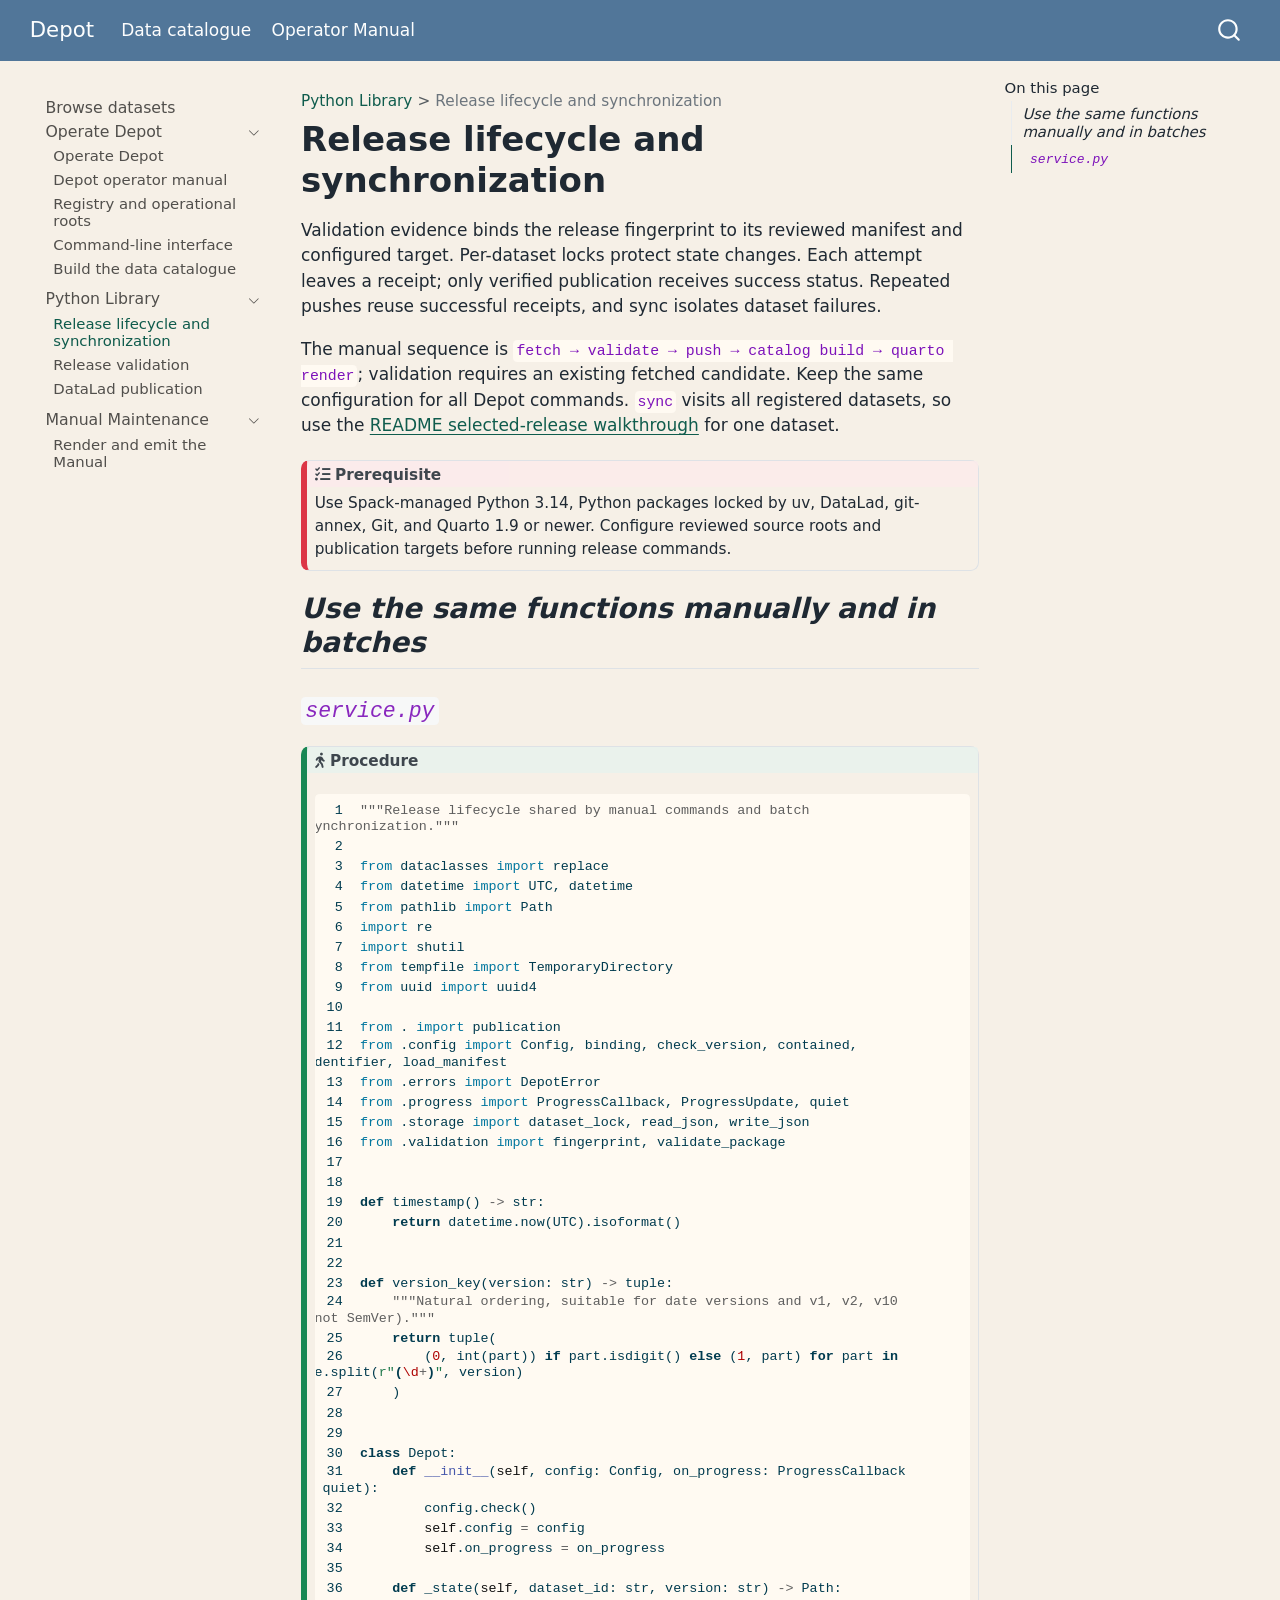
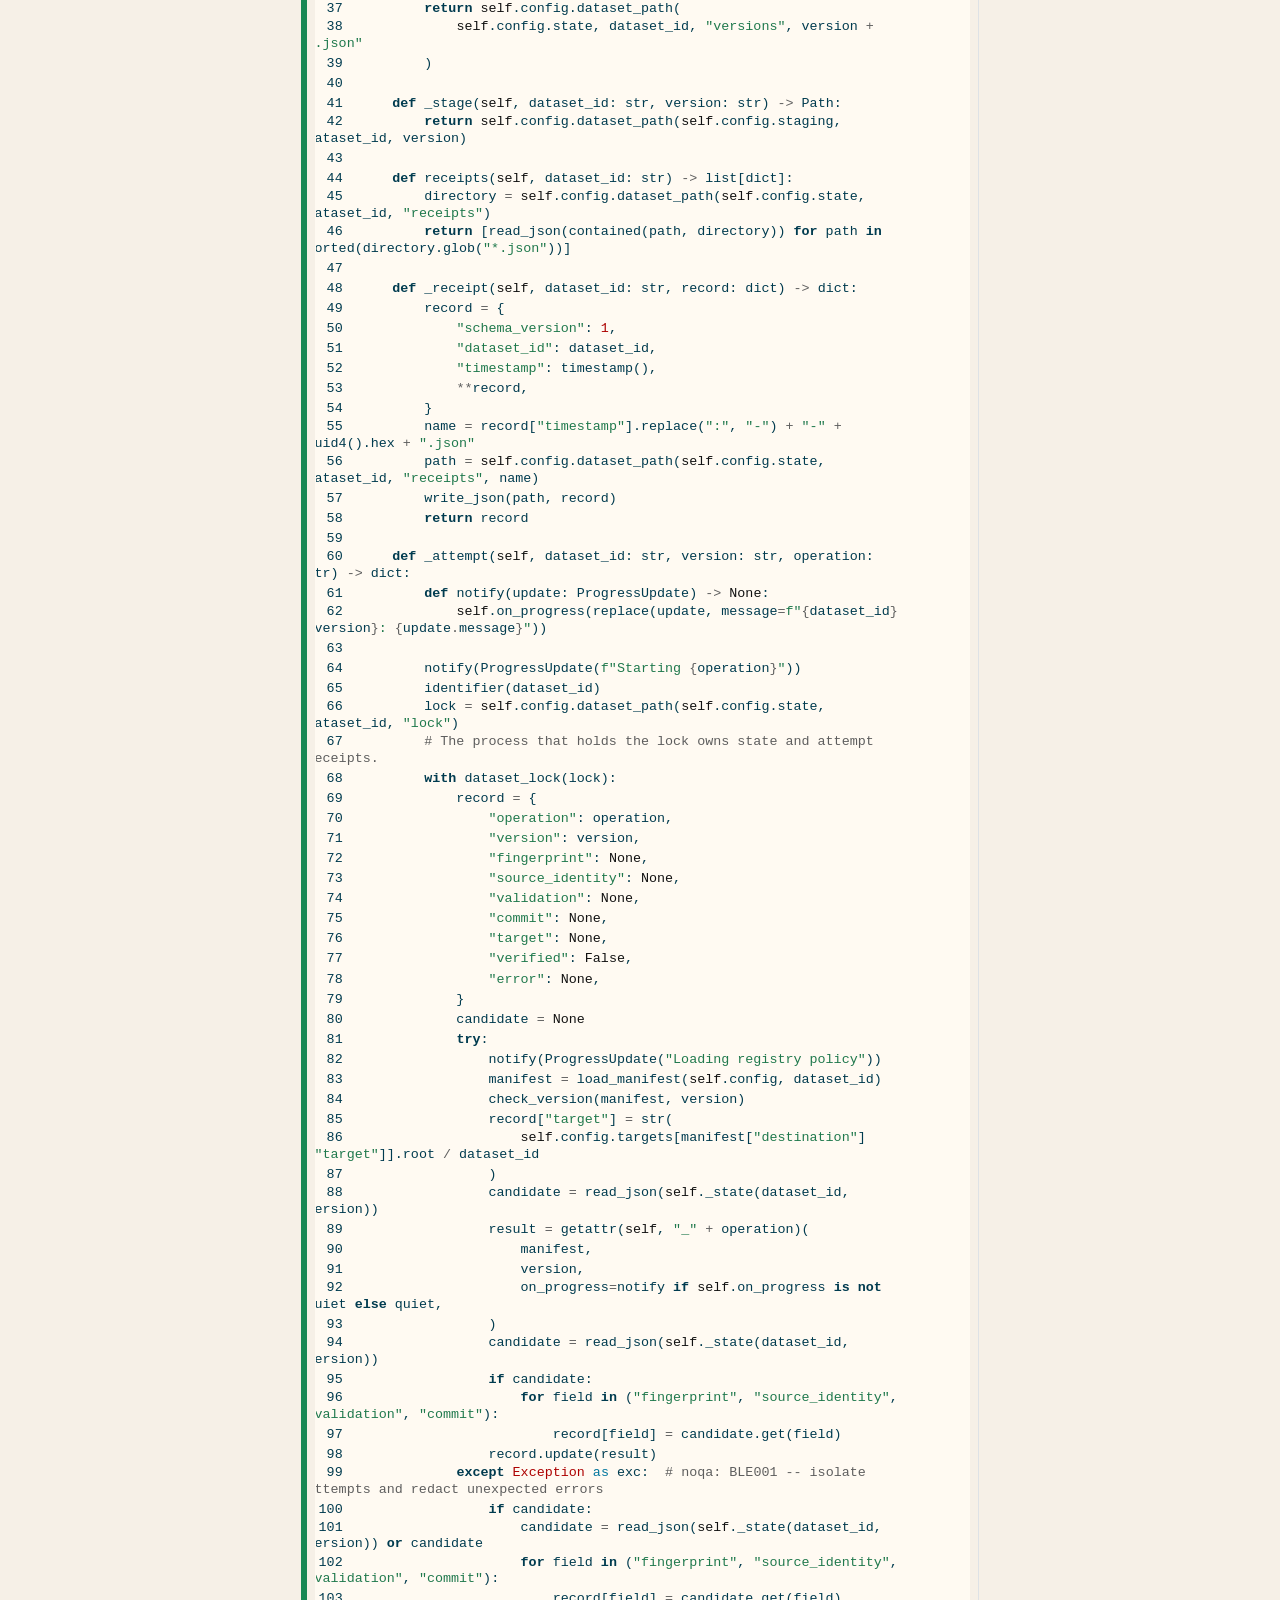
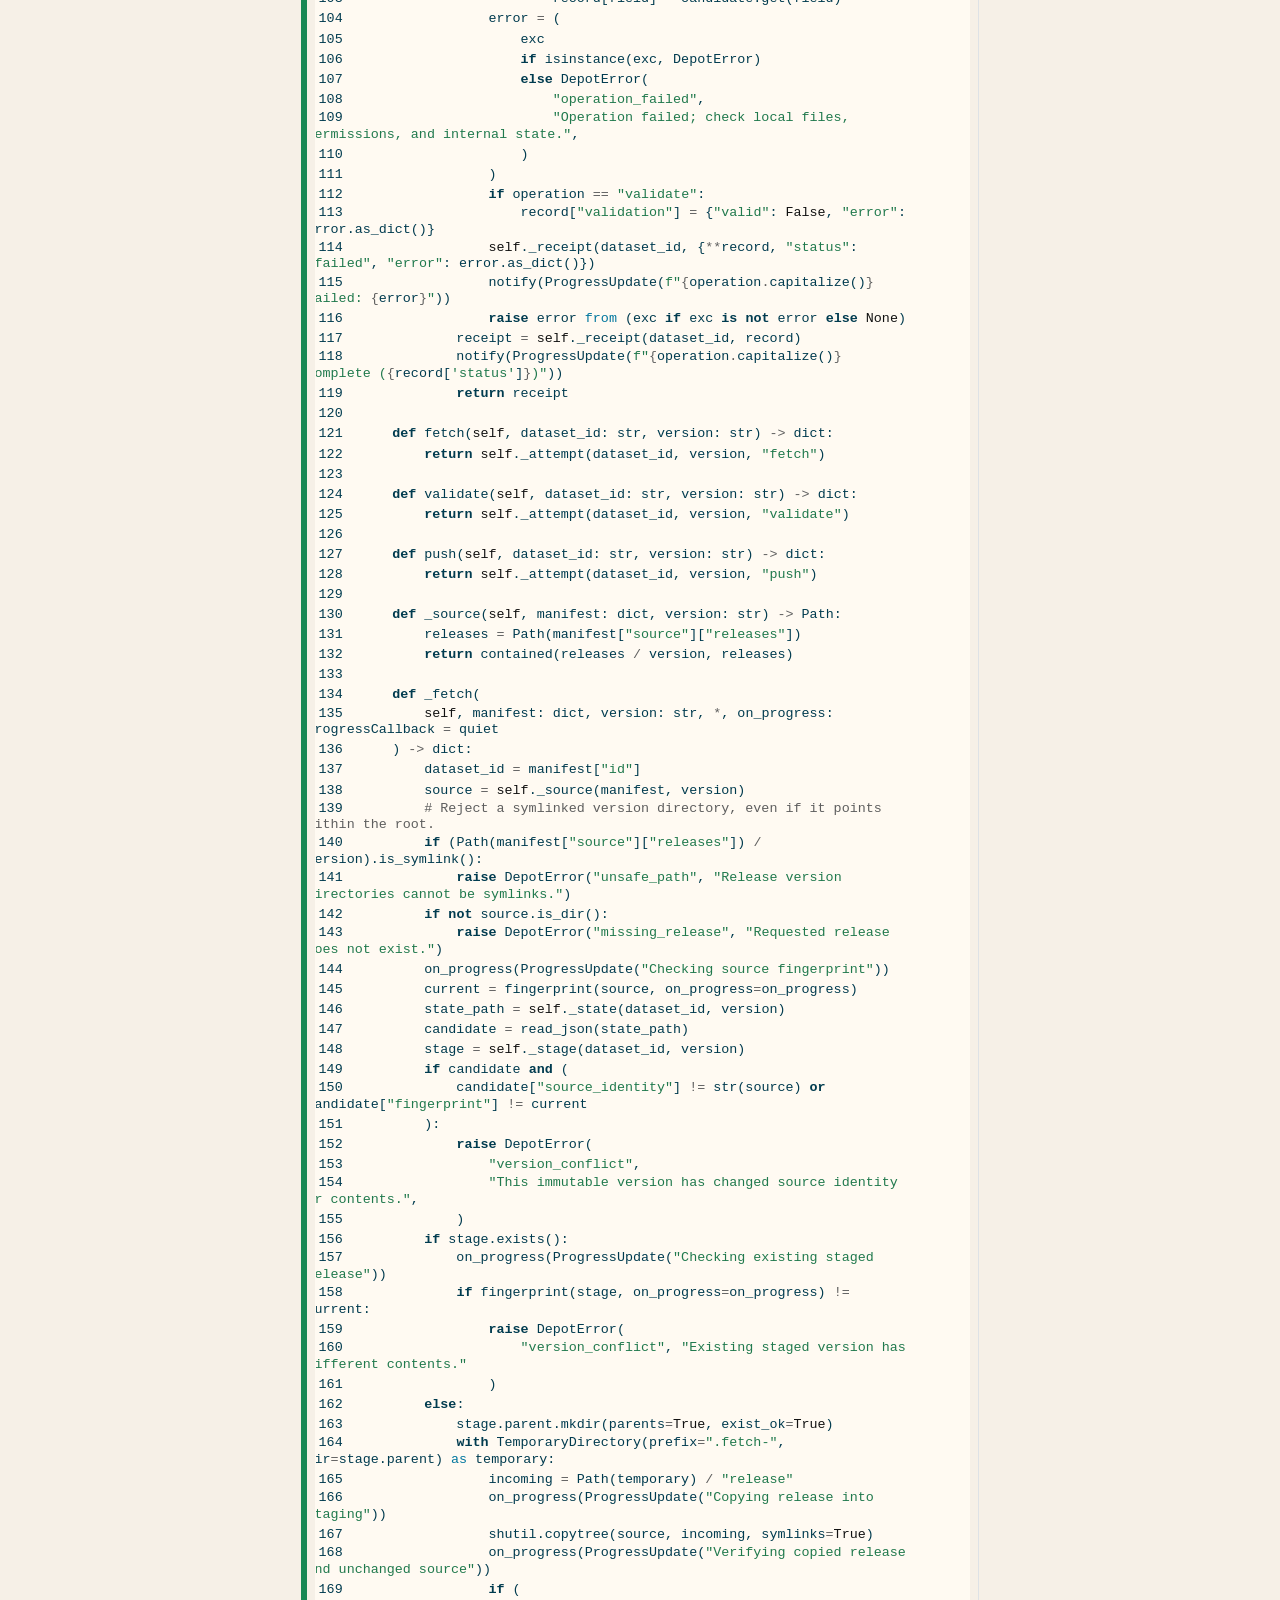
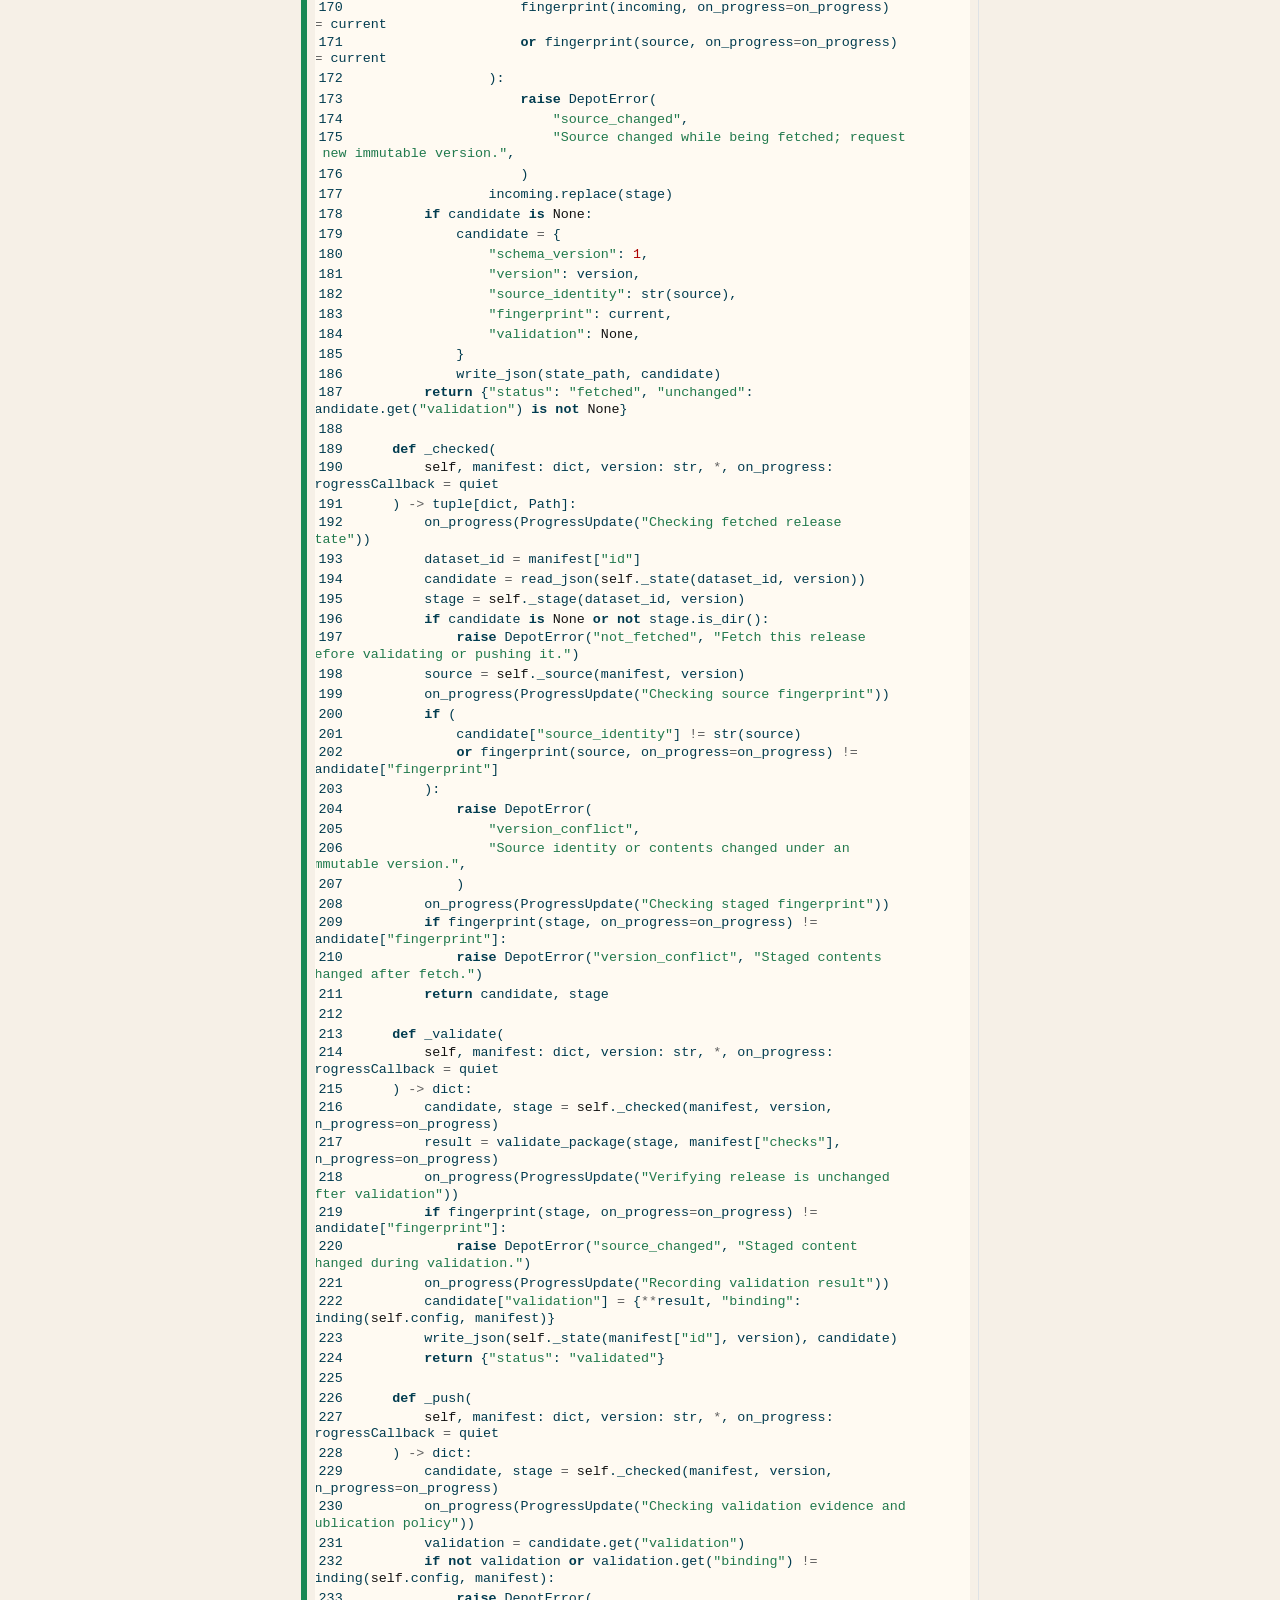
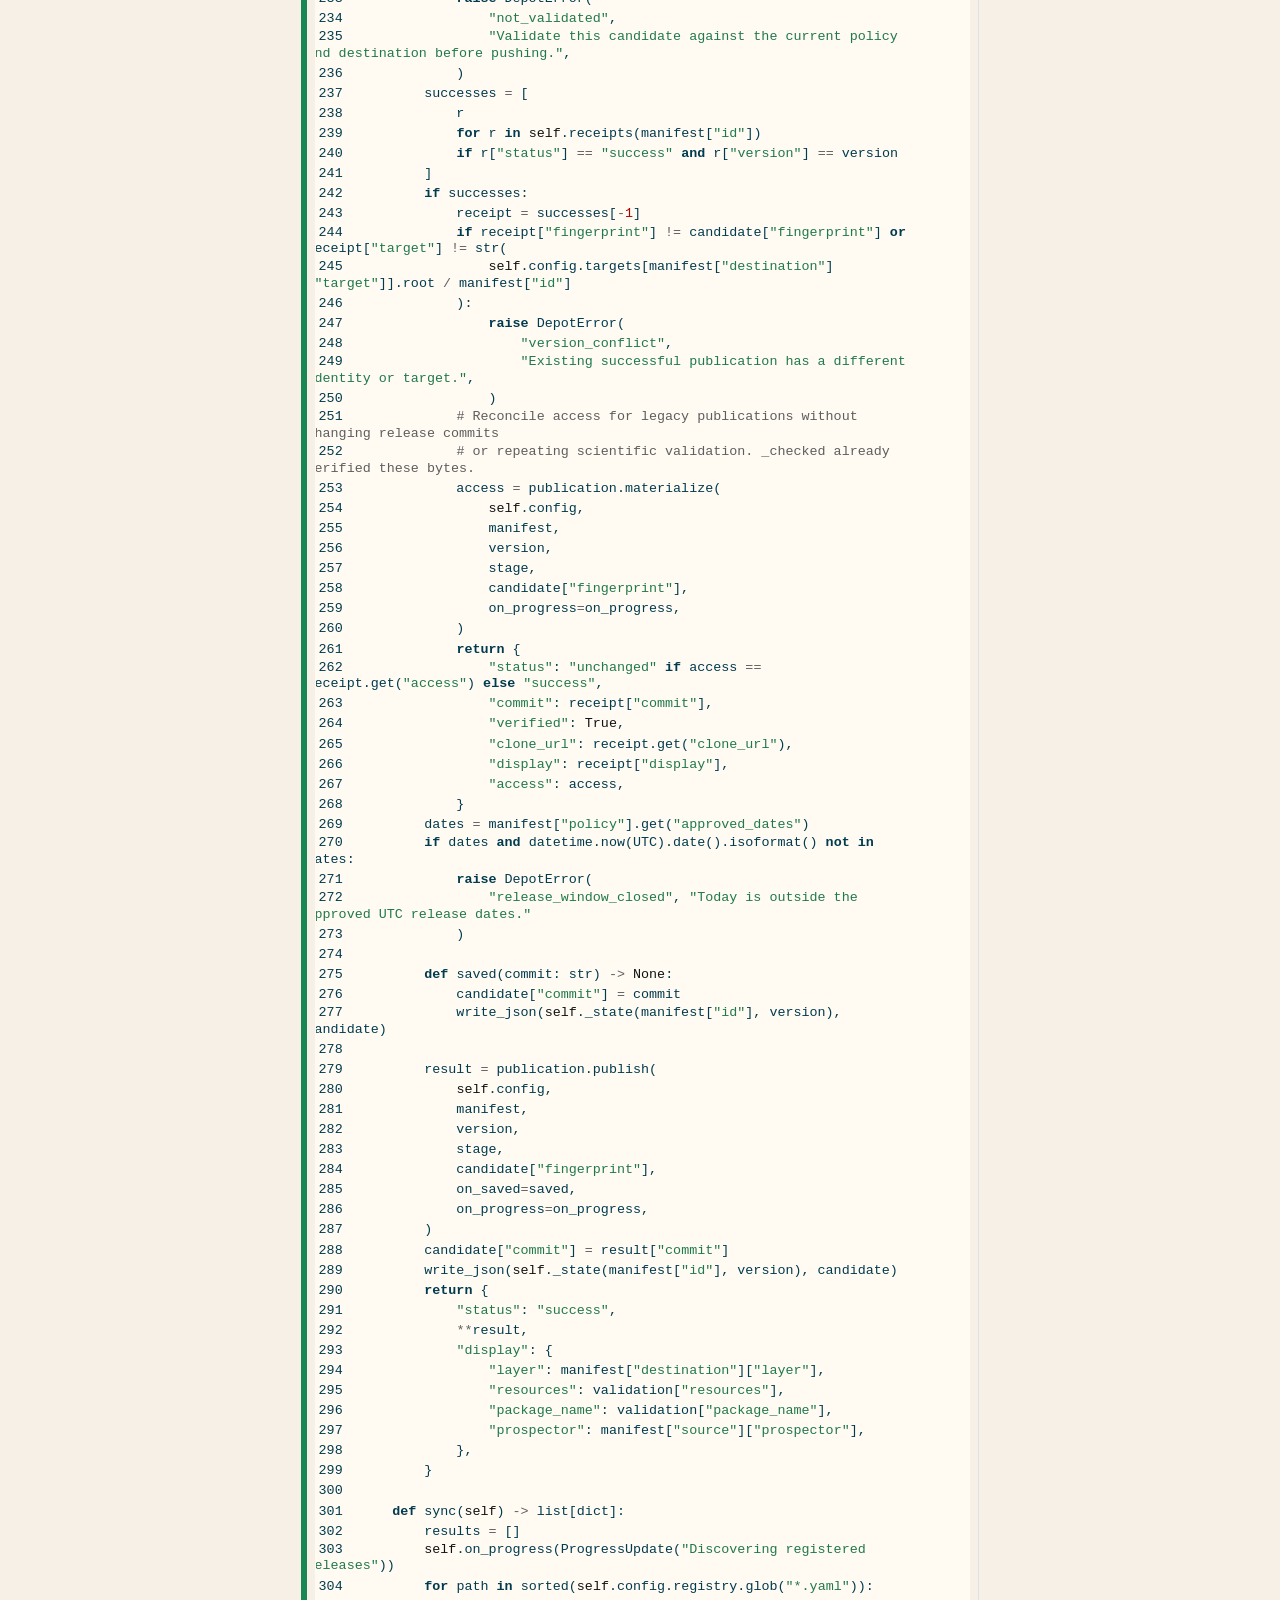
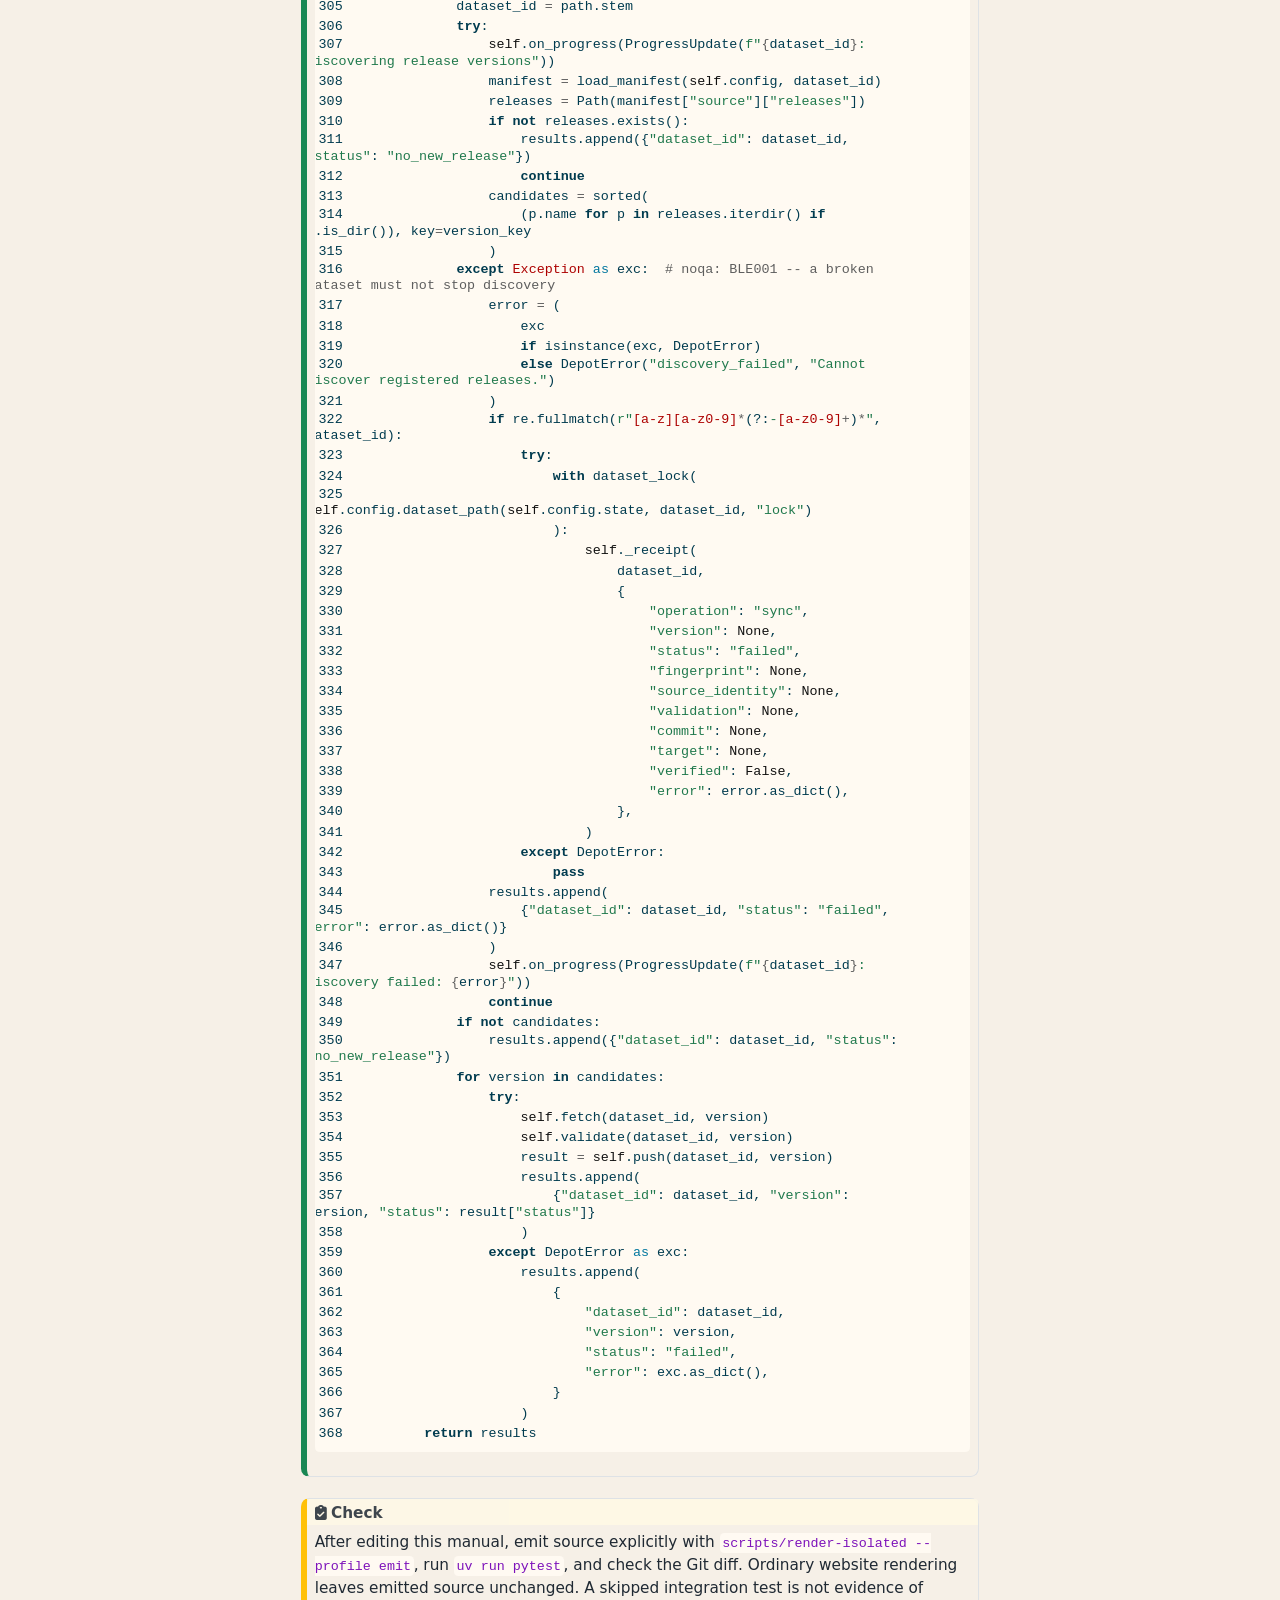
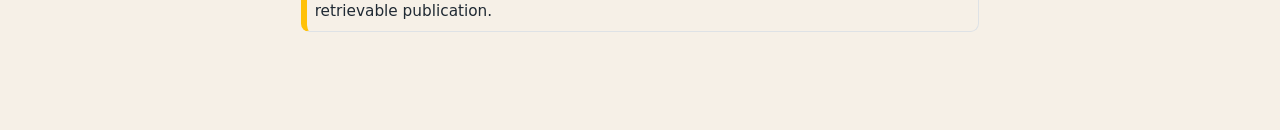
<file: docs/lifecycle.html>
<!DOCTYPE html>
<html xmlns="http://www.w3.org/1999/xhtml" lang="en" xml:lang="en"><head>

<meta charset="utf-8">
<meta name="generator" content="quarto-1.9.38">

<meta name="viewport" content="width=device-width, initial-scale=1.0, user-scalable=yes">


<title>Release lifecycle and synchronization – Depot</title>
<style>
/* Default styles provided by pandoc.
** See https://pandoc.org/MANUAL.html#variables-for-html for config info.
*/
code{white-space: pre-wrap;}
span.smallcaps{font-variant: small-caps;}
div.columns{display: flex; gap: min(4vw, 1.5em);}
div.column{flex: auto; overflow-x: auto;}
div.hanging-indent{margin-left: 1.5em; text-indent: -1.5em;}
ul.task-list{list-style: none;}
ul.task-list li input[type="checkbox"] {
  width: 0.8em;
  margin: 0 0.8em 0.2em -1em; /* quarto-specific, see https://github.com/quarto-dev/quarto-cli/issues/4556 */ 
  vertical-align: middle;
}
/* CSS for syntax highlighting */
html { -webkit-text-size-adjust: 100%; }
pre > code.sourceCode { white-space: pre; position: relative; }
pre > code.sourceCode > span { display: inline-block; line-height: 1.25; }
pre > code.sourceCode > span:empty { height: 1.2em; }
.sourceCode { overflow: visible; }
code.sourceCode > span { color: inherit; text-decoration: inherit; }
div.sourceCode { margin: 1em 0; }
pre.sourceCode { margin: 0; }
@media screen {
div.sourceCode { overflow: auto; }
}
@media print {
pre > code.sourceCode { white-space: pre-wrap; }
pre > code.sourceCode > span { text-indent: -5em; padding-left: 5em; }
}
pre.numberSource code
  { counter-reset: source-line 0; }
pre.numberSource code > span
  { position: relative; left: -4em; counter-increment: source-line; }
pre.numberSource code > span > a:first-child::before
  { content: counter(source-line);
    position: relative; left: -1em; text-align: right; vertical-align: baseline;
    border: none; display: inline-block;
    -webkit-touch-callout: none; -webkit-user-select: none;
    -khtml-user-select: none; -moz-user-select: none;
    -ms-user-select: none; user-select: none;
    padding: 0 4px; width: 4em;
  }
pre.numberSource { margin-left: 3em;  padding-left: 4px; }
div.sourceCode
  {   }
@media screen {
pre > code.sourceCode > span > a:first-child::before { text-decoration: underline; }
}
</style>


<script src="site_libs/quarto-nav/quarto-nav.js"></script>
<script src="site_libs/quarto-nav/headroom.min.js"></script>
<script src="site_libs/clipboard/clipboard.min.js"></script>
<script src="site_libs/quarto-search/autocomplete.umd.js"></script>
<script src="site_libs/quarto-search/fuse.min.js"></script>
<script src="site_libs/quarto-search/quarto-search.js"></script>
<meta name="quarto:offset" content="./">
<script src="site_libs/quarto-html/quarto.js" type="module"></script>
<script src="site_libs/quarto-html/tabsets/tabsets.js" type="module"></script>
<script src="site_libs/quarto-html/popper.min.js"></script>
<script src="site_libs/quarto-html/tippy.umd.min.js"></script>
<script src="site_libs/quarto-html/anchor.min.js"></script>
<link href="site_libs/quarto-html/tippy.css" rel="stylesheet">
<link href="site_libs/quarto-html/quarto-syntax-highlighting-15634bcf2e68342d4ad2dfa704d543f6.css" rel="stylesheet" id="quarto-text-highlighting-styles">
<script src="site_libs/bootstrap/bootstrap.min.js"></script>
<link href="site_libs/bootstrap/bootstrap-icons.css" rel="stylesheet">
<link href="site_libs/bootstrap/bootstrap-123202c42a8f36db05ccdc08341afa36.min.css" rel="stylesheet" append-hash="true" id="quarto-bootstrap" data-mode="light">
<link href="site_libs/quarto-contrib/fontawesome6-6.7.2/all.min.css" rel="stylesheet">
<link href="site_libs/quarto-contrib/fontawesome6-6.7.2/latex-fontsize.css" rel="stylesheet">
<script id="quarto-search-options" type="application/json">{
  "location": "navbar",
  "copy-button": false,
  "collapse-after": 3,
  "panel-placement": "end",
  "type": "overlay",
  "limit": 50,
  "keyboard-shortcut": [
    "f",
    "/",
    "s"
  ],
  "show-item-context": false,
  "language": {
    "search-no-results-text": "No results",
    "search-matching-documents-text": "matching documents",
    "search-copy-link-title": "Copy link to search",
    "search-hide-matches-text": "Hide additional matches",
    "search-more-match-text": "more match in this document",
    "search-more-matches-text": "more matches in this document",
    "search-clear-button-title": "Clear",
    "search-text-placeholder": "",
    "search-detached-cancel-button-title": "Cancel",
    "search-submit-button-title": "Submit",
    "search-label": "Search"
  }
}</script>


</head>

<body class="nav-sidebar floating nav-fixed quarto-light">

<div id="quarto-search-results"></div>
  <header id="quarto-header" class="headroom fixed-top">
    <nav class="navbar navbar-expand-lg " data-bs-theme="dark">
      <div class="navbar-container container-fluid">
      <div class="navbar-brand-container mx-auto">
    <a class="navbar-brand" href="./index.html">
    <span class="navbar-title">Depot</span>
    </a>
  </div>
            <div id="quarto-search" class="" title="Search"></div>
          <button class="navbar-toggler" type="button" data-bs-toggle="collapse" data-bs-target="#navbarCollapse" aria-controls="navbarCollapse" role="menu" aria-expanded="false" aria-label="Toggle navigation" onclick="if (window.quartoToggleHeadroom) { window.quartoToggleHeadroom(); }">
  <span class="navbar-toggler-icon"></span>
</button>
          <div class="collapse navbar-collapse" id="navbarCollapse">
            <ul class="navbar-nav navbar-nav-scroll me-auto">
  <li class="nav-item">
    <a class="nav-link active" href="./index.html" aria-current="page"> 
<span class="menu-text">Data catalogue</span></a>
  </li>  
  <li class="nav-item">
    <a class="nav-link" href="./overview.html"> 
<span class="menu-text">Operator Manual</span></a>
  </li>  
</ul>
          </div> <!-- /navcollapse -->
            <div class="quarto-navbar-tools">
</div>
      </div> <!-- /container-fluid -->
    </nav>
  <nav class="quarto-secondary-nav">
    <div class="container-fluid d-flex">
      <button type="button" class="quarto-btn-toggle btn" data-bs-toggle="collapse" role="button" data-bs-target=".quarto-sidebar-collapse-item" aria-controls="quarto-sidebar" aria-expanded="false" aria-label="Toggle sidebar navigation" onclick="if (window.quartoToggleHeadroom) { window.quartoToggleHeadroom(); }">
        <i class="bi bi-layout-text-sidebar-reverse"></i>
      </button>
        <nav class="quarto-page-breadcrumbs" aria-label="breadcrumb"><ol class="breadcrumb"><li class="breadcrumb-item"><a href="./lifecycle.html">Python Library</a></li><li class="breadcrumb-item"><a href="./lifecycle.html">Release lifecycle and synchronization</a></li></ol></nav>
        <a class="flex-grow-1" role="navigation" data-bs-toggle="collapse" data-bs-target=".quarto-sidebar-collapse-item" aria-controls="quarto-sidebar" aria-expanded="false" aria-label="Toggle sidebar navigation" onclick="if (window.quartoToggleHeadroom) { window.quartoToggleHeadroom(); }">      
        </a>
    </div>
  </nav>
</header>
<!-- content -->
<div id="quarto-content" class="quarto-container page-columns page-rows-contents page-layout-article page-navbar">
<!-- sidebar -->
  <nav id="quarto-sidebar" class="sidebar collapse collapse-horizontal quarto-sidebar-collapse-item sidebar-navigation floating overflow-auto">
    <div class="sidebar-menu-container"> 
    <ul class="list-unstyled mt-1">
        <li class="sidebar-item">
  <div class="sidebar-item-container"> 
  <a href="./index.html" class="sidebar-item-text sidebar-link">
 <span class="menu-text">Browse datasets</span></a>
  </div>
</li>
        <li class="sidebar-item sidebar-item-section">
      <div class="sidebar-item-container"> 
            <a class="sidebar-item-text sidebar-link text-start" data-bs-toggle="collapse" data-bs-target="#quarto-sidebar-section-1" role="navigation" aria-expanded="true">
 <span class="menu-text">Operate Depot</span></a>
          <a class="sidebar-item-toggle text-start" data-bs-toggle="collapse" data-bs-target="#quarto-sidebar-section-1" role="navigation" aria-expanded="true" aria-label="Toggle section">
            <i class="bi bi-chevron-right ms-2"></i>
          </a> 
      </div>
      <ul id="quarto-sidebar-section-1" class="collapse list-unstyled sidebar-section depth1 show">  
          <li class="sidebar-item">
  <div class="sidebar-item-container"> 
  <a href="./overview.html" class="sidebar-item-text sidebar-link">
 <span class="menu-text">Operate Depot</span></a>
  </div>
</li>
          <li class="sidebar-item">
  <div class="sidebar-item-container"> 
  <a href="./implementation.html" class="sidebar-item-text sidebar-link">
 <span class="menu-text">Depot operator manual</span></a>
  </div>
</li>
          <li class="sidebar-item">
  <div class="sidebar-item-container"> 
  <a href="./configuration.html" class="sidebar-item-text sidebar-link">
 <span class="menu-text">Registry and operational roots</span></a>
  </div>
</li>
          <li class="sidebar-item">
  <div class="sidebar-item-container"> 
  <a href="./command-line.html" class="sidebar-item-text sidebar-link">
 <span class="menu-text">Command-line interface</span></a>
  </div>
</li>
          <li class="sidebar-item">
  <div class="sidebar-item-container"> 
  <a href="./catalogue.html" class="sidebar-item-text sidebar-link">
 <span class="menu-text">Build the data catalogue</span></a>
  </div>
</li>
      </ul>
  </li>
        <li class="sidebar-item sidebar-item-section">
      <div class="sidebar-item-container"> 
            <a class="sidebar-item-text sidebar-link text-start" data-bs-toggle="collapse" data-bs-target="#quarto-sidebar-section-2" role="navigation" aria-expanded="true">
 <span class="menu-text">Python Library</span></a>
          <a class="sidebar-item-toggle text-start" data-bs-toggle="collapse" data-bs-target="#quarto-sidebar-section-2" role="navigation" aria-expanded="true" aria-label="Toggle section">
            <i class="bi bi-chevron-right ms-2"></i>
          </a> 
      </div>
      <ul id="quarto-sidebar-section-2" class="collapse list-unstyled sidebar-section depth1 show">  
          <li class="sidebar-item">
  <div class="sidebar-item-container"> 
  <a href="./lifecycle.html" class="sidebar-item-text sidebar-link active">
 <span class="menu-text">Release lifecycle and synchronization</span></a>
  </div>
</li>
          <li class="sidebar-item">
  <div class="sidebar-item-container"> 
  <a href="./validation.html" class="sidebar-item-text sidebar-link">
 <span class="menu-text">Release validation</span></a>
  </div>
</li>
          <li class="sidebar-item">
  <div class="sidebar-item-container"> 
  <a href="./publication.html" class="sidebar-item-text sidebar-link">
 <span class="menu-text">DataLad publication</span></a>
  </div>
</li>
      </ul>
  </li>
        <li class="sidebar-item sidebar-item-section">
      <div class="sidebar-item-container"> 
            <a class="sidebar-item-text sidebar-link text-start" data-bs-toggle="collapse" data-bs-target="#quarto-sidebar-section-3" role="navigation" aria-expanded="true">
 <span class="menu-text">Manual Maintenance</span></a>
          <a class="sidebar-item-toggle text-start" data-bs-toggle="collapse" data-bs-target="#quarto-sidebar-section-3" role="navigation" aria-expanded="true" aria-label="Toggle section">
            <i class="bi bi-chevron-right ms-2"></i>
          </a> 
      </div>
      <ul id="quarto-sidebar-section-3" class="collapse list-unstyled sidebar-section depth1 show">  
          <li class="sidebar-item">
  <div class="sidebar-item-container"> 
  <a href="./rendering.html" class="sidebar-item-text sidebar-link">
 <span class="menu-text">Render and emit the Manual</span></a>
  </div>
</li>
      </ul>
  </li>
    </ul>
    </div>
</nav>
<div id="quarto-sidebar-glass" class="quarto-sidebar-collapse-item" data-bs-toggle="collapse" data-bs-target=".quarto-sidebar-collapse-item"></div>
<!-- margin-sidebar -->
    <div id="quarto-margin-sidebar" class="sidebar margin-sidebar">
        <nav id="TOC" role="doc-toc" class="toc-active">
    <h2 id="toc-title">On this page</h2>
   
  <ul>
  <li><a href="#use-the-same-functions-manually-and-in-batches" id="toc-use-the-same-functions-manually-and-in-batches" class="nav-link active" data-scroll-target="#use-the-same-functions-manually-and-in-batches"><em>Use the same functions manually and in batches</em></a>
  <ul class="collapse">
  <li><a href="#service.py" id="toc-service.py" class="nav-link" data-scroll-target="#service.py"><em><code>service.py</code></em></a></li>
  </ul></li>
  </ul>
</nav>
    </div>
<!-- main -->
<main class="content" id="quarto-document-content">

<header id="title-block-header" class="quarto-title-block default"><nav class="quarto-page-breadcrumbs quarto-title-breadcrumbs d-none d-lg-block" aria-label="breadcrumb"><ol class="breadcrumb"><li class="breadcrumb-item"><a href="./lifecycle.html">Python Library</a></li><li class="breadcrumb-item"><a href="./lifecycle.html">Release lifecycle and synchronization</a></li></ol></nav>
<div class="quarto-title">
<h1 class="title">Release lifecycle and synchronization</h1>
</div>



<div class="quarto-title-meta">

    
  
    
  </div>
  


</header>


<p>Validation evidence binds the release fingerprint to its reviewed manifest and configured target. Per-dataset locks protect state changes. Each attempt leaves a receipt; only verified publication receives success status. Repeated pushes reuse successful receipts, and sync isolates dataset failures.</p>
<p>The manual sequence is <code>fetch → validate → push → catalog build → quarto render</code>; validation requires an existing fetched candidate. Keep the same configuration for all Depot commands. <code>sync</code> visits all registered datasets, so use the <a href="./overview.html#add-data">README selected-release walkthrough</a> for one dataset.</p>
<div class="manual-prereq callout callout-style-default callout-important no-icon callout-titled" data-manual-kind="prereq">
<div class="callout-header d-flex align-content-center">
<div class="callout-icon-container">
<i class="callout-icon no-icon"></i>
</div>
<div class="callout-title-container flex-fill">
<span class="screen-reader-only">Important</span><i class="fa-solid fa-list-check" aria-label="list-check"></i> Prerequisite
</div>
</div>
<div class="callout-body-container callout-body">
<p>Use Spack-managed Python 3.14, Python packages locked by uv, DataLad, git-annex, Git, and Quarto 1.9 or newer. Configure reviewed source roots and publication targets before running release commands.</p>
</div>
</div>
<section id="use-the-same-functions-manually-and-in-batches" class="level2">
<h2 class="anchored" data-anchor-id="use-the-same-functions-manually-and-in-batches"><em>Use the same functions manually and in batches</em></h2>
<section id="service.py" class="level3">
<h3 class="anchored" data-anchor-id="service.py"><em><code>service.py</code></em></h3>
<div class="manual-procedure emit-source-py callout callout-style-default callout-tip no-icon callout-titled" data-file="{{ emit.project_root }}/src/depot/service.py" data-manual-kind="procedure">
<div class="callout-header d-flex align-content-center">
<div class="callout-icon-container">
<i class="callout-icon no-icon"></i>
</div>
<div class="callout-title-container flex-fill">
<span class="screen-reader-only">Tip</span><i class="fa-solid fa-person-walking" aria-label="person-walking"></i> Procedure
</div>
</div>
<div class="callout-body-container callout-body">
<div class="code-copy-outer-scaffold"><div class="sourceCode" id="cb1"><pre class="sourceCode numberSource python number-lines code-with-copy"><code class="sourceCode python"><span id="cb1-1"><a href="#cb1-1"></a><span class="co">"""Release lifecycle shared by manual commands and batch synchronization."""</span></span>
<span id="cb1-2"><a href="#cb1-2"></a></span>
<span id="cb1-3"><a href="#cb1-3"></a><span class="im">from</span> dataclasses <span class="im">import</span> replace</span>
<span id="cb1-4"><a href="#cb1-4"></a><span class="im">from</span> datetime <span class="im">import</span> UTC, datetime</span>
<span id="cb1-5"><a href="#cb1-5"></a><span class="im">from</span> pathlib <span class="im">import</span> Path</span>
<span id="cb1-6"><a href="#cb1-6"></a><span class="im">import</span> re</span>
<span id="cb1-7"><a href="#cb1-7"></a><span class="im">import</span> shutil</span>
<span id="cb1-8"><a href="#cb1-8"></a><span class="im">from</span> tempfile <span class="im">import</span> TemporaryDirectory</span>
<span id="cb1-9"><a href="#cb1-9"></a><span class="im">from</span> uuid <span class="im">import</span> uuid4</span>
<span id="cb1-10"><a href="#cb1-10"></a></span>
<span id="cb1-11"><a href="#cb1-11"></a><span class="im">from</span> . <span class="im">import</span> publication</span>
<span id="cb1-12"><a href="#cb1-12"></a><span class="im">from</span> .config <span class="im">import</span> Config, binding, check_version, contained, identifier, load_manifest</span>
<span id="cb1-13"><a href="#cb1-13"></a><span class="im">from</span> .errors <span class="im">import</span> DepotError</span>
<span id="cb1-14"><a href="#cb1-14"></a><span class="im">from</span> .progress <span class="im">import</span> ProgressCallback, ProgressUpdate, quiet</span>
<span id="cb1-15"><a href="#cb1-15"></a><span class="im">from</span> .storage <span class="im">import</span> dataset_lock, read_json, write_json</span>
<span id="cb1-16"><a href="#cb1-16"></a><span class="im">from</span> .validation <span class="im">import</span> fingerprint, validate_package</span>
<span id="cb1-17"><a href="#cb1-17"></a></span>
<span id="cb1-18"><a href="#cb1-18"></a></span>
<span id="cb1-19"><a href="#cb1-19"></a><span class="kw">def</span> timestamp() <span class="op">-&gt;</span> <span class="bu">str</span>:</span>
<span id="cb1-20"><a href="#cb1-20"></a>    <span class="cf">return</span> datetime.now(UTC).isoformat()</span>
<span id="cb1-21"><a href="#cb1-21"></a></span>
<span id="cb1-22"><a href="#cb1-22"></a></span>
<span id="cb1-23"><a href="#cb1-23"></a><span class="kw">def</span> version_key(version: <span class="bu">str</span>) <span class="op">-&gt;</span> <span class="bu">tuple</span>:</span>
<span id="cb1-24"><a href="#cb1-24"></a>    <span class="co">"""Natural ordering, suitable for date versions and v1, v2, v10 (not SemVer)."""</span></span>
<span id="cb1-25"><a href="#cb1-25"></a>    <span class="cf">return</span> <span class="bu">tuple</span>(</span>
<span id="cb1-26"><a href="#cb1-26"></a>        (<span class="dv">0</span>, <span class="bu">int</span>(part)) <span class="cf">if</span> part.isdigit() <span class="cf">else</span> (<span class="dv">1</span>, part) <span class="cf">for</span> part <span class="kw">in</span> re.split(<span class="vs">r"</span><span class="kw">(</span><span class="dv">\d</span><span class="op">+</span><span class="kw">)</span><span class="vs">"</span>, version)</span>
<span id="cb1-27"><a href="#cb1-27"></a>    )</span>
<span id="cb1-28"><a href="#cb1-28"></a></span>
<span id="cb1-29"><a href="#cb1-29"></a></span>
<span id="cb1-30"><a href="#cb1-30"></a><span class="kw">class</span> Depot:</span>
<span id="cb1-31"><a href="#cb1-31"></a>    <span class="kw">def</span> <span class="fu">__init__</span>(<span class="va">self</span>, config: Config, on_progress: ProgressCallback <span class="op">=</span> quiet):</span>
<span id="cb1-32"><a href="#cb1-32"></a>        config.check()</span>
<span id="cb1-33"><a href="#cb1-33"></a>        <span class="va">self</span>.config <span class="op">=</span> config</span>
<span id="cb1-34"><a href="#cb1-34"></a>        <span class="va">self</span>.on_progress <span class="op">=</span> on_progress</span>
<span id="cb1-35"><a href="#cb1-35"></a></span>
<span id="cb1-36"><a href="#cb1-36"></a>    <span class="kw">def</span> _state(<span class="va">self</span>, dataset_id: <span class="bu">str</span>, version: <span class="bu">str</span>) <span class="op">-&gt;</span> Path:</span>
<span id="cb1-37"><a href="#cb1-37"></a>        <span class="cf">return</span> <span class="va">self</span>.config.dataset_path(</span>
<span id="cb1-38"><a href="#cb1-38"></a>            <span class="va">self</span>.config.state, dataset_id, <span class="st">"versions"</span>, version <span class="op">+</span> <span class="st">".json"</span></span>
<span id="cb1-39"><a href="#cb1-39"></a>        )</span>
<span id="cb1-40"><a href="#cb1-40"></a></span>
<span id="cb1-41"><a href="#cb1-41"></a>    <span class="kw">def</span> _stage(<span class="va">self</span>, dataset_id: <span class="bu">str</span>, version: <span class="bu">str</span>) <span class="op">-&gt;</span> Path:</span>
<span id="cb1-42"><a href="#cb1-42"></a>        <span class="cf">return</span> <span class="va">self</span>.config.dataset_path(<span class="va">self</span>.config.staging, dataset_id, version)</span>
<span id="cb1-43"><a href="#cb1-43"></a></span>
<span id="cb1-44"><a href="#cb1-44"></a>    <span class="kw">def</span> receipts(<span class="va">self</span>, dataset_id: <span class="bu">str</span>) <span class="op">-&gt;</span> <span class="bu">list</span>[<span class="bu">dict</span>]:</span>
<span id="cb1-45"><a href="#cb1-45"></a>        directory <span class="op">=</span> <span class="va">self</span>.config.dataset_path(<span class="va">self</span>.config.state, dataset_id, <span class="st">"receipts"</span>)</span>
<span id="cb1-46"><a href="#cb1-46"></a>        <span class="cf">return</span> [read_json(contained(path, directory)) <span class="cf">for</span> path <span class="kw">in</span> <span class="bu">sorted</span>(directory.glob(<span class="st">"*.json"</span>))]</span>
<span id="cb1-47"><a href="#cb1-47"></a></span>
<span id="cb1-48"><a href="#cb1-48"></a>    <span class="kw">def</span> _receipt(<span class="va">self</span>, dataset_id: <span class="bu">str</span>, record: <span class="bu">dict</span>) <span class="op">-&gt;</span> <span class="bu">dict</span>:</span>
<span id="cb1-49"><a href="#cb1-49"></a>        record <span class="op">=</span> {</span>
<span id="cb1-50"><a href="#cb1-50"></a>            <span class="st">"schema_version"</span>: <span class="dv">1</span>,</span>
<span id="cb1-51"><a href="#cb1-51"></a>            <span class="st">"dataset_id"</span>: dataset_id,</span>
<span id="cb1-52"><a href="#cb1-52"></a>            <span class="st">"timestamp"</span>: timestamp(),</span>
<span id="cb1-53"><a href="#cb1-53"></a>            <span class="op">**</span>record,</span>
<span id="cb1-54"><a href="#cb1-54"></a>        }</span>
<span id="cb1-55"><a href="#cb1-55"></a>        name <span class="op">=</span> record[<span class="st">"timestamp"</span>].replace(<span class="st">":"</span>, <span class="st">"-"</span>) <span class="op">+</span> <span class="st">"-"</span> <span class="op">+</span> uuid4().<span class="bu">hex</span> <span class="op">+</span> <span class="st">".json"</span></span>
<span id="cb1-56"><a href="#cb1-56"></a>        path <span class="op">=</span> <span class="va">self</span>.config.dataset_path(<span class="va">self</span>.config.state, dataset_id, <span class="st">"receipts"</span>, name)</span>
<span id="cb1-57"><a href="#cb1-57"></a>        write_json(path, record)</span>
<span id="cb1-58"><a href="#cb1-58"></a>        <span class="cf">return</span> record</span>
<span id="cb1-59"><a href="#cb1-59"></a></span>
<span id="cb1-60"><a href="#cb1-60"></a>    <span class="kw">def</span> _attempt(<span class="va">self</span>, dataset_id: <span class="bu">str</span>, version: <span class="bu">str</span>, operation: <span class="bu">str</span>) <span class="op">-&gt;</span> <span class="bu">dict</span>:</span>
<span id="cb1-61"><a href="#cb1-61"></a>        <span class="kw">def</span> notify(update: ProgressUpdate) <span class="op">-&gt;</span> <span class="va">None</span>:</span>
<span id="cb1-62"><a href="#cb1-62"></a>            <span class="va">self</span>.on_progress(replace(update, message<span class="op">=</span><span class="ss">f"</span><span class="sc">{</span>dataset_id<span class="sc">}</span><span class="ss"> </span><span class="sc">{</span>version<span class="sc">}</span><span class="ss">: </span><span class="sc">{</span>update<span class="sc">.</span>message<span class="sc">}</span><span class="ss">"</span>))</span>
<span id="cb1-63"><a href="#cb1-63"></a></span>
<span id="cb1-64"><a href="#cb1-64"></a>        notify(ProgressUpdate(<span class="ss">f"Starting </span><span class="sc">{</span>operation<span class="sc">}</span><span class="ss">"</span>))</span>
<span id="cb1-65"><a href="#cb1-65"></a>        identifier(dataset_id)</span>
<span id="cb1-66"><a href="#cb1-66"></a>        lock <span class="op">=</span> <span class="va">self</span>.config.dataset_path(<span class="va">self</span>.config.state, dataset_id, <span class="st">"lock"</span>)</span>
<span id="cb1-67"><a href="#cb1-67"></a>        <span class="co"># The process that holds the lock owns state and attempt receipts.</span></span>
<span id="cb1-68"><a href="#cb1-68"></a>        <span class="cf">with</span> dataset_lock(lock):</span>
<span id="cb1-69"><a href="#cb1-69"></a>            record <span class="op">=</span> {</span>
<span id="cb1-70"><a href="#cb1-70"></a>                <span class="st">"operation"</span>: operation,</span>
<span id="cb1-71"><a href="#cb1-71"></a>                <span class="st">"version"</span>: version,</span>
<span id="cb1-72"><a href="#cb1-72"></a>                <span class="st">"fingerprint"</span>: <span class="va">None</span>,</span>
<span id="cb1-73"><a href="#cb1-73"></a>                <span class="st">"source_identity"</span>: <span class="va">None</span>,</span>
<span id="cb1-74"><a href="#cb1-74"></a>                <span class="st">"validation"</span>: <span class="va">None</span>,</span>
<span id="cb1-75"><a href="#cb1-75"></a>                <span class="st">"commit"</span>: <span class="va">None</span>,</span>
<span id="cb1-76"><a href="#cb1-76"></a>                <span class="st">"target"</span>: <span class="va">None</span>,</span>
<span id="cb1-77"><a href="#cb1-77"></a>                <span class="st">"verified"</span>: <span class="va">False</span>,</span>
<span id="cb1-78"><a href="#cb1-78"></a>                <span class="st">"error"</span>: <span class="va">None</span>,</span>
<span id="cb1-79"><a href="#cb1-79"></a>            }</span>
<span id="cb1-80"><a href="#cb1-80"></a>            candidate <span class="op">=</span> <span class="va">None</span></span>
<span id="cb1-81"><a href="#cb1-81"></a>            <span class="cf">try</span>:</span>
<span id="cb1-82"><a href="#cb1-82"></a>                notify(ProgressUpdate(<span class="st">"Loading registry policy"</span>))</span>
<span id="cb1-83"><a href="#cb1-83"></a>                manifest <span class="op">=</span> load_manifest(<span class="va">self</span>.config, dataset_id)</span>
<span id="cb1-84"><a href="#cb1-84"></a>                check_version(manifest, version)</span>
<span id="cb1-85"><a href="#cb1-85"></a>                record[<span class="st">"target"</span>] <span class="op">=</span> <span class="bu">str</span>(</span>
<span id="cb1-86"><a href="#cb1-86"></a>                    <span class="va">self</span>.config.targets[manifest[<span class="st">"destination"</span>][<span class="st">"target"</span>]].root <span class="op">/</span> dataset_id</span>
<span id="cb1-87"><a href="#cb1-87"></a>                )</span>
<span id="cb1-88"><a href="#cb1-88"></a>                candidate <span class="op">=</span> read_json(<span class="va">self</span>._state(dataset_id, version))</span>
<span id="cb1-89"><a href="#cb1-89"></a>                result <span class="op">=</span> <span class="bu">getattr</span>(<span class="va">self</span>, <span class="st">"_"</span> <span class="op">+</span> operation)(</span>
<span id="cb1-90"><a href="#cb1-90"></a>                    manifest,</span>
<span id="cb1-91"><a href="#cb1-91"></a>                    version,</span>
<span id="cb1-92"><a href="#cb1-92"></a>                    on_progress<span class="op">=</span>notify <span class="cf">if</span> <span class="va">self</span>.on_progress <span class="kw">is</span> <span class="kw">not</span> quiet <span class="cf">else</span> quiet,</span>
<span id="cb1-93"><a href="#cb1-93"></a>                )</span>
<span id="cb1-94"><a href="#cb1-94"></a>                candidate <span class="op">=</span> read_json(<span class="va">self</span>._state(dataset_id, version))</span>
<span id="cb1-95"><a href="#cb1-95"></a>                <span class="cf">if</span> candidate:</span>
<span id="cb1-96"><a href="#cb1-96"></a>                    <span class="cf">for</span> field <span class="kw">in</span> (<span class="st">"fingerprint"</span>, <span class="st">"source_identity"</span>, <span class="st">"validation"</span>, <span class="st">"commit"</span>):</span>
<span id="cb1-97"><a href="#cb1-97"></a>                        record[field] <span class="op">=</span> candidate.get(field)</span>
<span id="cb1-98"><a href="#cb1-98"></a>                record.update(result)</span>
<span id="cb1-99"><a href="#cb1-99"></a>            <span class="cf">except</span> <span class="pp">Exception</span> <span class="im">as</span> exc:  <span class="co"># noqa: BLE001 -- isolate attempts and redact unexpected errors</span></span>
<span id="cb1-100"><a href="#cb1-100"></a>                <span class="cf">if</span> candidate:</span>
<span id="cb1-101"><a href="#cb1-101"></a>                    candidate <span class="op">=</span> read_json(<span class="va">self</span>._state(dataset_id, version)) <span class="kw">or</span> candidate</span>
<span id="cb1-102"><a href="#cb1-102"></a>                    <span class="cf">for</span> field <span class="kw">in</span> (<span class="st">"fingerprint"</span>, <span class="st">"source_identity"</span>, <span class="st">"validation"</span>, <span class="st">"commit"</span>):</span>
<span id="cb1-103"><a href="#cb1-103"></a>                        record[field] <span class="op">=</span> candidate.get(field)</span>
<span id="cb1-104"><a href="#cb1-104"></a>                error <span class="op">=</span> (</span>
<span id="cb1-105"><a href="#cb1-105"></a>                    exc</span>
<span id="cb1-106"><a href="#cb1-106"></a>                    <span class="cf">if</span> <span class="bu">isinstance</span>(exc, DepotError)</span>
<span id="cb1-107"><a href="#cb1-107"></a>                    <span class="cf">else</span> DepotError(</span>
<span id="cb1-108"><a href="#cb1-108"></a>                        <span class="st">"operation_failed"</span>,</span>
<span id="cb1-109"><a href="#cb1-109"></a>                        <span class="st">"Operation failed; check local files, permissions, and internal state."</span>,</span>
<span id="cb1-110"><a href="#cb1-110"></a>                    )</span>
<span id="cb1-111"><a href="#cb1-111"></a>                )</span>
<span id="cb1-112"><a href="#cb1-112"></a>                <span class="cf">if</span> operation <span class="op">==</span> <span class="st">"validate"</span>:</span>
<span id="cb1-113"><a href="#cb1-113"></a>                    record[<span class="st">"validation"</span>] <span class="op">=</span> {<span class="st">"valid"</span>: <span class="va">False</span>, <span class="st">"error"</span>: error.as_dict()}</span>
<span id="cb1-114"><a href="#cb1-114"></a>                <span class="va">self</span>._receipt(dataset_id, {<span class="op">**</span>record, <span class="st">"status"</span>: <span class="st">"failed"</span>, <span class="st">"error"</span>: error.as_dict()})</span>
<span id="cb1-115"><a href="#cb1-115"></a>                notify(ProgressUpdate(<span class="ss">f"</span><span class="sc">{</span>operation<span class="sc">.</span>capitalize()<span class="sc">}</span><span class="ss"> failed: </span><span class="sc">{</span>error<span class="sc">}</span><span class="ss">"</span>))</span>
<span id="cb1-116"><a href="#cb1-116"></a>                <span class="cf">raise</span> error <span class="im">from</span> (exc <span class="cf">if</span> exc <span class="kw">is</span> <span class="kw">not</span> error <span class="cf">else</span> <span class="va">None</span>)</span>
<span id="cb1-117"><a href="#cb1-117"></a>            receipt <span class="op">=</span> <span class="va">self</span>._receipt(dataset_id, record)</span>
<span id="cb1-118"><a href="#cb1-118"></a>            notify(ProgressUpdate(<span class="ss">f"</span><span class="sc">{</span>operation<span class="sc">.</span>capitalize()<span class="sc">}</span><span class="ss"> complete (</span><span class="sc">{</span>record[<span class="st">'status'</span>]<span class="sc">}</span><span class="ss">)"</span>))</span>
<span id="cb1-119"><a href="#cb1-119"></a>            <span class="cf">return</span> receipt</span>
<span id="cb1-120"><a href="#cb1-120"></a></span>
<span id="cb1-121"><a href="#cb1-121"></a>    <span class="kw">def</span> fetch(<span class="va">self</span>, dataset_id: <span class="bu">str</span>, version: <span class="bu">str</span>) <span class="op">-&gt;</span> <span class="bu">dict</span>:</span>
<span id="cb1-122"><a href="#cb1-122"></a>        <span class="cf">return</span> <span class="va">self</span>._attempt(dataset_id, version, <span class="st">"fetch"</span>)</span>
<span id="cb1-123"><a href="#cb1-123"></a></span>
<span id="cb1-124"><a href="#cb1-124"></a>    <span class="kw">def</span> validate(<span class="va">self</span>, dataset_id: <span class="bu">str</span>, version: <span class="bu">str</span>) <span class="op">-&gt;</span> <span class="bu">dict</span>:</span>
<span id="cb1-125"><a href="#cb1-125"></a>        <span class="cf">return</span> <span class="va">self</span>._attempt(dataset_id, version, <span class="st">"validate"</span>)</span>
<span id="cb1-126"><a href="#cb1-126"></a></span>
<span id="cb1-127"><a href="#cb1-127"></a>    <span class="kw">def</span> push(<span class="va">self</span>, dataset_id: <span class="bu">str</span>, version: <span class="bu">str</span>) <span class="op">-&gt;</span> <span class="bu">dict</span>:</span>
<span id="cb1-128"><a href="#cb1-128"></a>        <span class="cf">return</span> <span class="va">self</span>._attempt(dataset_id, version, <span class="st">"push"</span>)</span>
<span id="cb1-129"><a href="#cb1-129"></a></span>
<span id="cb1-130"><a href="#cb1-130"></a>    <span class="kw">def</span> _source(<span class="va">self</span>, manifest: <span class="bu">dict</span>, version: <span class="bu">str</span>) <span class="op">-&gt;</span> Path:</span>
<span id="cb1-131"><a href="#cb1-131"></a>        releases <span class="op">=</span> Path(manifest[<span class="st">"source"</span>][<span class="st">"releases"</span>])</span>
<span id="cb1-132"><a href="#cb1-132"></a>        <span class="cf">return</span> contained(releases <span class="op">/</span> version, releases)</span>
<span id="cb1-133"><a href="#cb1-133"></a></span>
<span id="cb1-134"><a href="#cb1-134"></a>    <span class="kw">def</span> _fetch(</span>
<span id="cb1-135"><a href="#cb1-135"></a>        <span class="va">self</span>, manifest: <span class="bu">dict</span>, version: <span class="bu">str</span>, <span class="op">*</span>, on_progress: ProgressCallback <span class="op">=</span> quiet</span>
<span id="cb1-136"><a href="#cb1-136"></a>    ) <span class="op">-&gt;</span> <span class="bu">dict</span>:</span>
<span id="cb1-137"><a href="#cb1-137"></a>        dataset_id <span class="op">=</span> manifest[<span class="st">"id"</span>]</span>
<span id="cb1-138"><a href="#cb1-138"></a>        source <span class="op">=</span> <span class="va">self</span>._source(manifest, version)</span>
<span id="cb1-139"><a href="#cb1-139"></a>        <span class="co"># Reject a symlinked version directory, even if it points within the root.</span></span>
<span id="cb1-140"><a href="#cb1-140"></a>        <span class="cf">if</span> (Path(manifest[<span class="st">"source"</span>][<span class="st">"releases"</span>]) <span class="op">/</span> version).is_symlink():</span>
<span id="cb1-141"><a href="#cb1-141"></a>            <span class="cf">raise</span> DepotError(<span class="st">"unsafe_path"</span>, <span class="st">"Release version directories cannot be symlinks."</span>)</span>
<span id="cb1-142"><a href="#cb1-142"></a>        <span class="cf">if</span> <span class="kw">not</span> source.is_dir():</span>
<span id="cb1-143"><a href="#cb1-143"></a>            <span class="cf">raise</span> DepotError(<span class="st">"missing_release"</span>, <span class="st">"Requested release does not exist."</span>)</span>
<span id="cb1-144"><a href="#cb1-144"></a>        on_progress(ProgressUpdate(<span class="st">"Checking source fingerprint"</span>))</span>
<span id="cb1-145"><a href="#cb1-145"></a>        current <span class="op">=</span> fingerprint(source, on_progress<span class="op">=</span>on_progress)</span>
<span id="cb1-146"><a href="#cb1-146"></a>        state_path <span class="op">=</span> <span class="va">self</span>._state(dataset_id, version)</span>
<span id="cb1-147"><a href="#cb1-147"></a>        candidate <span class="op">=</span> read_json(state_path)</span>
<span id="cb1-148"><a href="#cb1-148"></a>        stage <span class="op">=</span> <span class="va">self</span>._stage(dataset_id, version)</span>
<span id="cb1-149"><a href="#cb1-149"></a>        <span class="cf">if</span> candidate <span class="kw">and</span> (</span>
<span id="cb1-150"><a href="#cb1-150"></a>            candidate[<span class="st">"source_identity"</span>] <span class="op">!=</span> <span class="bu">str</span>(source) <span class="kw">or</span> candidate[<span class="st">"fingerprint"</span>] <span class="op">!=</span> current</span>
<span id="cb1-151"><a href="#cb1-151"></a>        ):</span>
<span id="cb1-152"><a href="#cb1-152"></a>            <span class="cf">raise</span> DepotError(</span>
<span id="cb1-153"><a href="#cb1-153"></a>                <span class="st">"version_conflict"</span>,</span>
<span id="cb1-154"><a href="#cb1-154"></a>                <span class="st">"This immutable version has changed source identity or contents."</span>,</span>
<span id="cb1-155"><a href="#cb1-155"></a>            )</span>
<span id="cb1-156"><a href="#cb1-156"></a>        <span class="cf">if</span> stage.exists():</span>
<span id="cb1-157"><a href="#cb1-157"></a>            on_progress(ProgressUpdate(<span class="st">"Checking existing staged release"</span>))</span>
<span id="cb1-158"><a href="#cb1-158"></a>            <span class="cf">if</span> fingerprint(stage, on_progress<span class="op">=</span>on_progress) <span class="op">!=</span> current:</span>
<span id="cb1-159"><a href="#cb1-159"></a>                <span class="cf">raise</span> DepotError(</span>
<span id="cb1-160"><a href="#cb1-160"></a>                    <span class="st">"version_conflict"</span>, <span class="st">"Existing staged version has different contents."</span></span>
<span id="cb1-161"><a href="#cb1-161"></a>                )</span>
<span id="cb1-162"><a href="#cb1-162"></a>        <span class="cf">else</span>:</span>
<span id="cb1-163"><a href="#cb1-163"></a>            stage.parent.mkdir(parents<span class="op">=</span><span class="va">True</span>, exist_ok<span class="op">=</span><span class="va">True</span>)</span>
<span id="cb1-164"><a href="#cb1-164"></a>            <span class="cf">with</span> TemporaryDirectory(prefix<span class="op">=</span><span class="st">".fetch-"</span>, <span class="bu">dir</span><span class="op">=</span>stage.parent) <span class="im">as</span> temporary:</span>
<span id="cb1-165"><a href="#cb1-165"></a>                incoming <span class="op">=</span> Path(temporary) <span class="op">/</span> <span class="st">"release"</span></span>
<span id="cb1-166"><a href="#cb1-166"></a>                on_progress(ProgressUpdate(<span class="st">"Copying release into staging"</span>))</span>
<span id="cb1-167"><a href="#cb1-167"></a>                shutil.copytree(source, incoming, symlinks<span class="op">=</span><span class="va">True</span>)</span>
<span id="cb1-168"><a href="#cb1-168"></a>                on_progress(ProgressUpdate(<span class="st">"Verifying copied release and unchanged source"</span>))</span>
<span id="cb1-169"><a href="#cb1-169"></a>                <span class="cf">if</span> (</span>
<span id="cb1-170"><a href="#cb1-170"></a>                    fingerprint(incoming, on_progress<span class="op">=</span>on_progress) <span class="op">!=</span> current</span>
<span id="cb1-171"><a href="#cb1-171"></a>                    <span class="kw">or</span> fingerprint(source, on_progress<span class="op">=</span>on_progress) <span class="op">!=</span> current</span>
<span id="cb1-172"><a href="#cb1-172"></a>                ):</span>
<span id="cb1-173"><a href="#cb1-173"></a>                    <span class="cf">raise</span> DepotError(</span>
<span id="cb1-174"><a href="#cb1-174"></a>                        <span class="st">"source_changed"</span>,</span>
<span id="cb1-175"><a href="#cb1-175"></a>                        <span class="st">"Source changed while being fetched; request a new immutable version."</span>,</span>
<span id="cb1-176"><a href="#cb1-176"></a>                    )</span>
<span id="cb1-177"><a href="#cb1-177"></a>                incoming.replace(stage)</span>
<span id="cb1-178"><a href="#cb1-178"></a>        <span class="cf">if</span> candidate <span class="kw">is</span> <span class="va">None</span>:</span>
<span id="cb1-179"><a href="#cb1-179"></a>            candidate <span class="op">=</span> {</span>
<span id="cb1-180"><a href="#cb1-180"></a>                <span class="st">"schema_version"</span>: <span class="dv">1</span>,</span>
<span id="cb1-181"><a href="#cb1-181"></a>                <span class="st">"version"</span>: version,</span>
<span id="cb1-182"><a href="#cb1-182"></a>                <span class="st">"source_identity"</span>: <span class="bu">str</span>(source),</span>
<span id="cb1-183"><a href="#cb1-183"></a>                <span class="st">"fingerprint"</span>: current,</span>
<span id="cb1-184"><a href="#cb1-184"></a>                <span class="st">"validation"</span>: <span class="va">None</span>,</span>
<span id="cb1-185"><a href="#cb1-185"></a>            }</span>
<span id="cb1-186"><a href="#cb1-186"></a>            write_json(state_path, candidate)</span>
<span id="cb1-187"><a href="#cb1-187"></a>        <span class="cf">return</span> {<span class="st">"status"</span>: <span class="st">"fetched"</span>, <span class="st">"unchanged"</span>: candidate.get(<span class="st">"validation"</span>) <span class="kw">is</span> <span class="kw">not</span> <span class="va">None</span>}</span>
<span id="cb1-188"><a href="#cb1-188"></a></span>
<span id="cb1-189"><a href="#cb1-189"></a>    <span class="kw">def</span> _checked(</span>
<span id="cb1-190"><a href="#cb1-190"></a>        <span class="va">self</span>, manifest: <span class="bu">dict</span>, version: <span class="bu">str</span>, <span class="op">*</span>, on_progress: ProgressCallback <span class="op">=</span> quiet</span>
<span id="cb1-191"><a href="#cb1-191"></a>    ) <span class="op">-&gt;</span> <span class="bu">tuple</span>[<span class="bu">dict</span>, Path]:</span>
<span id="cb1-192"><a href="#cb1-192"></a>        on_progress(ProgressUpdate(<span class="st">"Checking fetched release state"</span>))</span>
<span id="cb1-193"><a href="#cb1-193"></a>        dataset_id <span class="op">=</span> manifest[<span class="st">"id"</span>]</span>
<span id="cb1-194"><a href="#cb1-194"></a>        candidate <span class="op">=</span> read_json(<span class="va">self</span>._state(dataset_id, version))</span>
<span id="cb1-195"><a href="#cb1-195"></a>        stage <span class="op">=</span> <span class="va">self</span>._stage(dataset_id, version)</span>
<span id="cb1-196"><a href="#cb1-196"></a>        <span class="cf">if</span> candidate <span class="kw">is</span> <span class="va">None</span> <span class="kw">or</span> <span class="kw">not</span> stage.is_dir():</span>
<span id="cb1-197"><a href="#cb1-197"></a>            <span class="cf">raise</span> DepotError(<span class="st">"not_fetched"</span>, <span class="st">"Fetch this release before validating or pushing it."</span>)</span>
<span id="cb1-198"><a href="#cb1-198"></a>        source <span class="op">=</span> <span class="va">self</span>._source(manifest, version)</span>
<span id="cb1-199"><a href="#cb1-199"></a>        on_progress(ProgressUpdate(<span class="st">"Checking source fingerprint"</span>))</span>
<span id="cb1-200"><a href="#cb1-200"></a>        <span class="cf">if</span> (</span>
<span id="cb1-201"><a href="#cb1-201"></a>            candidate[<span class="st">"source_identity"</span>] <span class="op">!=</span> <span class="bu">str</span>(source)</span>
<span id="cb1-202"><a href="#cb1-202"></a>            <span class="kw">or</span> fingerprint(source, on_progress<span class="op">=</span>on_progress) <span class="op">!=</span> candidate[<span class="st">"fingerprint"</span>]</span>
<span id="cb1-203"><a href="#cb1-203"></a>        ):</span>
<span id="cb1-204"><a href="#cb1-204"></a>            <span class="cf">raise</span> DepotError(</span>
<span id="cb1-205"><a href="#cb1-205"></a>                <span class="st">"version_conflict"</span>,</span>
<span id="cb1-206"><a href="#cb1-206"></a>                <span class="st">"Source identity or contents changed under an immutable version."</span>,</span>
<span id="cb1-207"><a href="#cb1-207"></a>            )</span>
<span id="cb1-208"><a href="#cb1-208"></a>        on_progress(ProgressUpdate(<span class="st">"Checking staged fingerprint"</span>))</span>
<span id="cb1-209"><a href="#cb1-209"></a>        <span class="cf">if</span> fingerprint(stage, on_progress<span class="op">=</span>on_progress) <span class="op">!=</span> candidate[<span class="st">"fingerprint"</span>]:</span>
<span id="cb1-210"><a href="#cb1-210"></a>            <span class="cf">raise</span> DepotError(<span class="st">"version_conflict"</span>, <span class="st">"Staged contents changed after fetch."</span>)</span>
<span id="cb1-211"><a href="#cb1-211"></a>        <span class="cf">return</span> candidate, stage</span>
<span id="cb1-212"><a href="#cb1-212"></a></span>
<span id="cb1-213"><a href="#cb1-213"></a>    <span class="kw">def</span> _validate(</span>
<span id="cb1-214"><a href="#cb1-214"></a>        <span class="va">self</span>, manifest: <span class="bu">dict</span>, version: <span class="bu">str</span>, <span class="op">*</span>, on_progress: ProgressCallback <span class="op">=</span> quiet</span>
<span id="cb1-215"><a href="#cb1-215"></a>    ) <span class="op">-&gt;</span> <span class="bu">dict</span>:</span>
<span id="cb1-216"><a href="#cb1-216"></a>        candidate, stage <span class="op">=</span> <span class="va">self</span>._checked(manifest, version, on_progress<span class="op">=</span>on_progress)</span>
<span id="cb1-217"><a href="#cb1-217"></a>        result <span class="op">=</span> validate_package(stage, manifest[<span class="st">"checks"</span>], on_progress<span class="op">=</span>on_progress)</span>
<span id="cb1-218"><a href="#cb1-218"></a>        on_progress(ProgressUpdate(<span class="st">"Verifying release is unchanged after validation"</span>))</span>
<span id="cb1-219"><a href="#cb1-219"></a>        <span class="cf">if</span> fingerprint(stage, on_progress<span class="op">=</span>on_progress) <span class="op">!=</span> candidate[<span class="st">"fingerprint"</span>]:</span>
<span id="cb1-220"><a href="#cb1-220"></a>            <span class="cf">raise</span> DepotError(<span class="st">"source_changed"</span>, <span class="st">"Staged content changed during validation."</span>)</span>
<span id="cb1-221"><a href="#cb1-221"></a>        on_progress(ProgressUpdate(<span class="st">"Recording validation result"</span>))</span>
<span id="cb1-222"><a href="#cb1-222"></a>        candidate[<span class="st">"validation"</span>] <span class="op">=</span> {<span class="op">**</span>result, <span class="st">"binding"</span>: binding(<span class="va">self</span>.config, manifest)}</span>
<span id="cb1-223"><a href="#cb1-223"></a>        write_json(<span class="va">self</span>._state(manifest[<span class="st">"id"</span>], version), candidate)</span>
<span id="cb1-224"><a href="#cb1-224"></a>        <span class="cf">return</span> {<span class="st">"status"</span>: <span class="st">"validated"</span>}</span>
<span id="cb1-225"><a href="#cb1-225"></a></span>
<span id="cb1-226"><a href="#cb1-226"></a>    <span class="kw">def</span> _push(</span>
<span id="cb1-227"><a href="#cb1-227"></a>        <span class="va">self</span>, manifest: <span class="bu">dict</span>, version: <span class="bu">str</span>, <span class="op">*</span>, on_progress: ProgressCallback <span class="op">=</span> quiet</span>
<span id="cb1-228"><a href="#cb1-228"></a>    ) <span class="op">-&gt;</span> <span class="bu">dict</span>:</span>
<span id="cb1-229"><a href="#cb1-229"></a>        candidate, stage <span class="op">=</span> <span class="va">self</span>._checked(manifest, version, on_progress<span class="op">=</span>on_progress)</span>
<span id="cb1-230"><a href="#cb1-230"></a>        on_progress(ProgressUpdate(<span class="st">"Checking validation evidence and publication policy"</span>))</span>
<span id="cb1-231"><a href="#cb1-231"></a>        validation <span class="op">=</span> candidate.get(<span class="st">"validation"</span>)</span>
<span id="cb1-232"><a href="#cb1-232"></a>        <span class="cf">if</span> <span class="kw">not</span> validation <span class="kw">or</span> validation.get(<span class="st">"binding"</span>) <span class="op">!=</span> binding(<span class="va">self</span>.config, manifest):</span>
<span id="cb1-233"><a href="#cb1-233"></a>            <span class="cf">raise</span> DepotError(</span>
<span id="cb1-234"><a href="#cb1-234"></a>                <span class="st">"not_validated"</span>,</span>
<span id="cb1-235"><a href="#cb1-235"></a>                <span class="st">"Validate this candidate against the current policy and destination before pushing."</span>,</span>
<span id="cb1-236"><a href="#cb1-236"></a>            )</span>
<span id="cb1-237"><a href="#cb1-237"></a>        successes <span class="op">=</span> [</span>
<span id="cb1-238"><a href="#cb1-238"></a>            r</span>
<span id="cb1-239"><a href="#cb1-239"></a>            <span class="cf">for</span> r <span class="kw">in</span> <span class="va">self</span>.receipts(manifest[<span class="st">"id"</span>])</span>
<span id="cb1-240"><a href="#cb1-240"></a>            <span class="cf">if</span> r[<span class="st">"status"</span>] <span class="op">==</span> <span class="st">"success"</span> <span class="kw">and</span> r[<span class="st">"version"</span>] <span class="op">==</span> version</span>
<span id="cb1-241"><a href="#cb1-241"></a>        ]</span>
<span id="cb1-242"><a href="#cb1-242"></a>        <span class="cf">if</span> successes:</span>
<span id="cb1-243"><a href="#cb1-243"></a>            receipt <span class="op">=</span> successes[<span class="op">-</span><span class="dv">1</span>]</span>
<span id="cb1-244"><a href="#cb1-244"></a>            <span class="cf">if</span> receipt[<span class="st">"fingerprint"</span>] <span class="op">!=</span> candidate[<span class="st">"fingerprint"</span>] <span class="kw">or</span> receipt[<span class="st">"target"</span>] <span class="op">!=</span> <span class="bu">str</span>(</span>
<span id="cb1-245"><a href="#cb1-245"></a>                <span class="va">self</span>.config.targets[manifest[<span class="st">"destination"</span>][<span class="st">"target"</span>]].root <span class="op">/</span> manifest[<span class="st">"id"</span>]</span>
<span id="cb1-246"><a href="#cb1-246"></a>            ):</span>
<span id="cb1-247"><a href="#cb1-247"></a>                <span class="cf">raise</span> DepotError(</span>
<span id="cb1-248"><a href="#cb1-248"></a>                    <span class="st">"version_conflict"</span>,</span>
<span id="cb1-249"><a href="#cb1-249"></a>                    <span class="st">"Existing successful publication has a different identity or target."</span>,</span>
<span id="cb1-250"><a href="#cb1-250"></a>                )</span>
<span id="cb1-251"><a href="#cb1-251"></a>            <span class="co"># Reconcile access for legacy publications without changing release commits</span></span>
<span id="cb1-252"><a href="#cb1-252"></a>            <span class="co"># or repeating scientific validation. _checked already verified these bytes.</span></span>
<span id="cb1-253"><a href="#cb1-253"></a>            access <span class="op">=</span> publication.materialize(</span>
<span id="cb1-254"><a href="#cb1-254"></a>                <span class="va">self</span>.config,</span>
<span id="cb1-255"><a href="#cb1-255"></a>                manifest,</span>
<span id="cb1-256"><a href="#cb1-256"></a>                version,</span>
<span id="cb1-257"><a href="#cb1-257"></a>                stage,</span>
<span id="cb1-258"><a href="#cb1-258"></a>                candidate[<span class="st">"fingerprint"</span>],</span>
<span id="cb1-259"><a href="#cb1-259"></a>                on_progress<span class="op">=</span>on_progress,</span>
<span id="cb1-260"><a href="#cb1-260"></a>            )</span>
<span id="cb1-261"><a href="#cb1-261"></a>            <span class="cf">return</span> {</span>
<span id="cb1-262"><a href="#cb1-262"></a>                <span class="st">"status"</span>: <span class="st">"unchanged"</span> <span class="cf">if</span> access <span class="op">==</span> receipt.get(<span class="st">"access"</span>) <span class="cf">else</span> <span class="st">"success"</span>,</span>
<span id="cb1-263"><a href="#cb1-263"></a>                <span class="st">"commit"</span>: receipt[<span class="st">"commit"</span>],</span>
<span id="cb1-264"><a href="#cb1-264"></a>                <span class="st">"verified"</span>: <span class="va">True</span>,</span>
<span id="cb1-265"><a href="#cb1-265"></a>                <span class="st">"clone_url"</span>: receipt.get(<span class="st">"clone_url"</span>),</span>
<span id="cb1-266"><a href="#cb1-266"></a>                <span class="st">"display"</span>: receipt[<span class="st">"display"</span>],</span>
<span id="cb1-267"><a href="#cb1-267"></a>                <span class="st">"access"</span>: access,</span>
<span id="cb1-268"><a href="#cb1-268"></a>            }</span>
<span id="cb1-269"><a href="#cb1-269"></a>        dates <span class="op">=</span> manifest[<span class="st">"policy"</span>].get(<span class="st">"approved_dates"</span>)</span>
<span id="cb1-270"><a href="#cb1-270"></a>        <span class="cf">if</span> dates <span class="kw">and</span> datetime.now(UTC).date().isoformat() <span class="kw">not</span> <span class="kw">in</span> dates:</span>
<span id="cb1-271"><a href="#cb1-271"></a>            <span class="cf">raise</span> DepotError(</span>
<span id="cb1-272"><a href="#cb1-272"></a>                <span class="st">"release_window_closed"</span>, <span class="st">"Today is outside the approved UTC release dates."</span></span>
<span id="cb1-273"><a href="#cb1-273"></a>            )</span>
<span id="cb1-274"><a href="#cb1-274"></a></span>
<span id="cb1-275"><a href="#cb1-275"></a>        <span class="kw">def</span> saved(commit: <span class="bu">str</span>) <span class="op">-&gt;</span> <span class="va">None</span>:</span>
<span id="cb1-276"><a href="#cb1-276"></a>            candidate[<span class="st">"commit"</span>] <span class="op">=</span> commit</span>
<span id="cb1-277"><a href="#cb1-277"></a>            write_json(<span class="va">self</span>._state(manifest[<span class="st">"id"</span>], version), candidate)</span>
<span id="cb1-278"><a href="#cb1-278"></a></span>
<span id="cb1-279"><a href="#cb1-279"></a>        result <span class="op">=</span> publication.publish(</span>
<span id="cb1-280"><a href="#cb1-280"></a>            <span class="va">self</span>.config,</span>
<span id="cb1-281"><a href="#cb1-281"></a>            manifest,</span>
<span id="cb1-282"><a href="#cb1-282"></a>            version,</span>
<span id="cb1-283"><a href="#cb1-283"></a>            stage,</span>
<span id="cb1-284"><a href="#cb1-284"></a>            candidate[<span class="st">"fingerprint"</span>],</span>
<span id="cb1-285"><a href="#cb1-285"></a>            on_saved<span class="op">=</span>saved,</span>
<span id="cb1-286"><a href="#cb1-286"></a>            on_progress<span class="op">=</span>on_progress,</span>
<span id="cb1-287"><a href="#cb1-287"></a>        )</span>
<span id="cb1-288"><a href="#cb1-288"></a>        candidate[<span class="st">"commit"</span>] <span class="op">=</span> result[<span class="st">"commit"</span>]</span>
<span id="cb1-289"><a href="#cb1-289"></a>        write_json(<span class="va">self</span>._state(manifest[<span class="st">"id"</span>], version), candidate)</span>
<span id="cb1-290"><a href="#cb1-290"></a>        <span class="cf">return</span> {</span>
<span id="cb1-291"><a href="#cb1-291"></a>            <span class="st">"status"</span>: <span class="st">"success"</span>,</span>
<span id="cb1-292"><a href="#cb1-292"></a>            <span class="op">**</span>result,</span>
<span id="cb1-293"><a href="#cb1-293"></a>            <span class="st">"display"</span>: {</span>
<span id="cb1-294"><a href="#cb1-294"></a>                <span class="st">"layer"</span>: manifest[<span class="st">"destination"</span>][<span class="st">"layer"</span>],</span>
<span id="cb1-295"><a href="#cb1-295"></a>                <span class="st">"resources"</span>: validation[<span class="st">"resources"</span>],</span>
<span id="cb1-296"><a href="#cb1-296"></a>                <span class="st">"package_name"</span>: validation[<span class="st">"package_name"</span>],</span>
<span id="cb1-297"><a href="#cb1-297"></a>                <span class="st">"prospector"</span>: manifest[<span class="st">"source"</span>][<span class="st">"prospector"</span>],</span>
<span id="cb1-298"><a href="#cb1-298"></a>            },</span>
<span id="cb1-299"><a href="#cb1-299"></a>        }</span>
<span id="cb1-300"><a href="#cb1-300"></a></span>
<span id="cb1-301"><a href="#cb1-301"></a>    <span class="kw">def</span> sync(<span class="va">self</span>) <span class="op">-&gt;</span> <span class="bu">list</span>[<span class="bu">dict</span>]:</span>
<span id="cb1-302"><a href="#cb1-302"></a>        results <span class="op">=</span> []</span>
<span id="cb1-303"><a href="#cb1-303"></a>        <span class="va">self</span>.on_progress(ProgressUpdate(<span class="st">"Discovering registered releases"</span>))</span>
<span id="cb1-304"><a href="#cb1-304"></a>        <span class="cf">for</span> path <span class="kw">in</span> <span class="bu">sorted</span>(<span class="va">self</span>.config.registry.glob(<span class="st">"*.yaml"</span>)):</span>
<span id="cb1-305"><a href="#cb1-305"></a>            dataset_id <span class="op">=</span> path.stem</span>
<span id="cb1-306"><a href="#cb1-306"></a>            <span class="cf">try</span>:</span>
<span id="cb1-307"><a href="#cb1-307"></a>                <span class="va">self</span>.on_progress(ProgressUpdate(<span class="ss">f"</span><span class="sc">{</span>dataset_id<span class="sc">}</span><span class="ss">: discovering release versions"</span>))</span>
<span id="cb1-308"><a href="#cb1-308"></a>                manifest <span class="op">=</span> load_manifest(<span class="va">self</span>.config, dataset_id)</span>
<span id="cb1-309"><a href="#cb1-309"></a>                releases <span class="op">=</span> Path(manifest[<span class="st">"source"</span>][<span class="st">"releases"</span>])</span>
<span id="cb1-310"><a href="#cb1-310"></a>                <span class="cf">if</span> <span class="kw">not</span> releases.exists():</span>
<span id="cb1-311"><a href="#cb1-311"></a>                    results.append({<span class="st">"dataset_id"</span>: dataset_id, <span class="st">"status"</span>: <span class="st">"no_new_release"</span>})</span>
<span id="cb1-312"><a href="#cb1-312"></a>                    <span class="cf">continue</span></span>
<span id="cb1-313"><a href="#cb1-313"></a>                candidates <span class="op">=</span> <span class="bu">sorted</span>(</span>
<span id="cb1-314"><a href="#cb1-314"></a>                    (p.name <span class="cf">for</span> p <span class="kw">in</span> releases.iterdir() <span class="cf">if</span> p.is_dir()), key<span class="op">=</span>version_key</span>
<span id="cb1-315"><a href="#cb1-315"></a>                )</span>
<span id="cb1-316"><a href="#cb1-316"></a>            <span class="cf">except</span> <span class="pp">Exception</span> <span class="im">as</span> exc:  <span class="co"># noqa: BLE001 -- a broken dataset must not stop discovery</span></span>
<span id="cb1-317"><a href="#cb1-317"></a>                error <span class="op">=</span> (</span>
<span id="cb1-318"><a href="#cb1-318"></a>                    exc</span>
<span id="cb1-319"><a href="#cb1-319"></a>                    <span class="cf">if</span> <span class="bu">isinstance</span>(exc, DepotError)</span>
<span id="cb1-320"><a href="#cb1-320"></a>                    <span class="cf">else</span> DepotError(<span class="st">"discovery_failed"</span>, <span class="st">"Cannot discover registered releases."</span>)</span>
<span id="cb1-321"><a href="#cb1-321"></a>                )</span>
<span id="cb1-322"><a href="#cb1-322"></a>                <span class="cf">if</span> re.fullmatch(<span class="vs">r"</span><span class="pp">[a-z][a-z0-9]</span><span class="op">*</span>(?:<span class="vs">-</span><span class="pp">[a-z0-9]</span><span class="op">+</span>)<span class="op">*</span><span class="vs">"</span>, dataset_id):</span>
<span id="cb1-323"><a href="#cb1-323"></a>                    <span class="cf">try</span>:</span>
<span id="cb1-324"><a href="#cb1-324"></a>                        <span class="cf">with</span> dataset_lock(</span>
<span id="cb1-325"><a href="#cb1-325"></a>                            <span class="va">self</span>.config.dataset_path(<span class="va">self</span>.config.state, dataset_id, <span class="st">"lock"</span>)</span>
<span id="cb1-326"><a href="#cb1-326"></a>                        ):</span>
<span id="cb1-327"><a href="#cb1-327"></a>                            <span class="va">self</span>._receipt(</span>
<span id="cb1-328"><a href="#cb1-328"></a>                                dataset_id,</span>
<span id="cb1-329"><a href="#cb1-329"></a>                                {</span>
<span id="cb1-330"><a href="#cb1-330"></a>                                    <span class="st">"operation"</span>: <span class="st">"sync"</span>,</span>
<span id="cb1-331"><a href="#cb1-331"></a>                                    <span class="st">"version"</span>: <span class="va">None</span>,</span>
<span id="cb1-332"><a href="#cb1-332"></a>                                    <span class="st">"status"</span>: <span class="st">"failed"</span>,</span>
<span id="cb1-333"><a href="#cb1-333"></a>                                    <span class="st">"fingerprint"</span>: <span class="va">None</span>,</span>
<span id="cb1-334"><a href="#cb1-334"></a>                                    <span class="st">"source_identity"</span>: <span class="va">None</span>,</span>
<span id="cb1-335"><a href="#cb1-335"></a>                                    <span class="st">"validation"</span>: <span class="va">None</span>,</span>
<span id="cb1-336"><a href="#cb1-336"></a>                                    <span class="st">"commit"</span>: <span class="va">None</span>,</span>
<span id="cb1-337"><a href="#cb1-337"></a>                                    <span class="st">"target"</span>: <span class="va">None</span>,</span>
<span id="cb1-338"><a href="#cb1-338"></a>                                    <span class="st">"verified"</span>: <span class="va">False</span>,</span>
<span id="cb1-339"><a href="#cb1-339"></a>                                    <span class="st">"error"</span>: error.as_dict(),</span>
<span id="cb1-340"><a href="#cb1-340"></a>                                },</span>
<span id="cb1-341"><a href="#cb1-341"></a>                            )</span>
<span id="cb1-342"><a href="#cb1-342"></a>                    <span class="cf">except</span> DepotError:</span>
<span id="cb1-343"><a href="#cb1-343"></a>                        <span class="cf">pass</span></span>
<span id="cb1-344"><a href="#cb1-344"></a>                results.append(</span>
<span id="cb1-345"><a href="#cb1-345"></a>                    {<span class="st">"dataset_id"</span>: dataset_id, <span class="st">"status"</span>: <span class="st">"failed"</span>, <span class="st">"error"</span>: error.as_dict()}</span>
<span id="cb1-346"><a href="#cb1-346"></a>                )</span>
<span id="cb1-347"><a href="#cb1-347"></a>                <span class="va">self</span>.on_progress(ProgressUpdate(<span class="ss">f"</span><span class="sc">{</span>dataset_id<span class="sc">}</span><span class="ss">: discovery failed: </span><span class="sc">{</span>error<span class="sc">}</span><span class="ss">"</span>))</span>
<span id="cb1-348"><a href="#cb1-348"></a>                <span class="cf">continue</span></span>
<span id="cb1-349"><a href="#cb1-349"></a>            <span class="cf">if</span> <span class="kw">not</span> candidates:</span>
<span id="cb1-350"><a href="#cb1-350"></a>                results.append({<span class="st">"dataset_id"</span>: dataset_id, <span class="st">"status"</span>: <span class="st">"no_new_release"</span>})</span>
<span id="cb1-351"><a href="#cb1-351"></a>            <span class="cf">for</span> version <span class="kw">in</span> candidates:</span>
<span id="cb1-352"><a href="#cb1-352"></a>                <span class="cf">try</span>:</span>
<span id="cb1-353"><a href="#cb1-353"></a>                    <span class="va">self</span>.fetch(dataset_id, version)</span>
<span id="cb1-354"><a href="#cb1-354"></a>                    <span class="va">self</span>.validate(dataset_id, version)</span>
<span id="cb1-355"><a href="#cb1-355"></a>                    result <span class="op">=</span> <span class="va">self</span>.push(dataset_id, version)</span>
<span id="cb1-356"><a href="#cb1-356"></a>                    results.append(</span>
<span id="cb1-357"><a href="#cb1-357"></a>                        {<span class="st">"dataset_id"</span>: dataset_id, <span class="st">"version"</span>: version, <span class="st">"status"</span>: result[<span class="st">"status"</span>]}</span>
<span id="cb1-358"><a href="#cb1-358"></a>                    )</span>
<span id="cb1-359"><a href="#cb1-359"></a>                <span class="cf">except</span> DepotError <span class="im">as</span> exc:</span>
<span id="cb1-360"><a href="#cb1-360"></a>                    results.append(</span>
<span id="cb1-361"><a href="#cb1-361"></a>                        {</span>
<span id="cb1-362"><a href="#cb1-362"></a>                            <span class="st">"dataset_id"</span>: dataset_id,</span>
<span id="cb1-363"><a href="#cb1-363"></a>                            <span class="st">"version"</span>: version,</span>
<span id="cb1-364"><a href="#cb1-364"></a>                            <span class="st">"status"</span>: <span class="st">"failed"</span>,</span>
<span id="cb1-365"><a href="#cb1-365"></a>                            <span class="st">"error"</span>: exc.as_dict(),</span>
<span id="cb1-366"><a href="#cb1-366"></a>                        }</span>
<span id="cb1-367"><a href="#cb1-367"></a>                    )</span>
<span id="cb1-368"><a href="#cb1-368"></a>        <span class="cf">return</span> results</span></code></pre></div><button title="Copy to Clipboard" class="code-copy-button"><i class="bi"></i></button></div>
</div>
</div>
<div class="manual-check callout callout-style-default callout-warning no-icon callout-titled" data-manual-kind="check">
<div class="callout-header d-flex align-content-center">
<div class="callout-icon-container">
<i class="callout-icon no-icon"></i>
</div>
<div class="callout-title-container flex-fill">
<span class="screen-reader-only">Warning</span><i class="fa-solid fa-clipboard-check" aria-label="clipboard-check"></i> Check
</div>
</div>
<div class="callout-body-container callout-body">
<p>After editing this manual, emit source explicitly with <code>scripts/render-isolated --profile emit</code>, run <code>uv run pytest</code>, and check the Git diff. Ordinary website rendering leaves emitted source unchanged. A skipped integration test is not evidence of retrievable publication.</p>
</div>
</div>


</section>
</section>

</main> <!-- /main -->
<script id="quarto-html-after-body" type="application/javascript">
  window.document.addEventListener("DOMContentLoaded", function (event) {
    const icon = "";
    const anchorJS = new window.AnchorJS();
    anchorJS.options = {
      placement: 'right',
      icon: icon
    };
    anchorJS.add('.anchored');
    const isCodeAnnotation = (el) => {
      for (const clz of el.classList) {
        if (clz.startsWith('code-annotation-')) {                     
          return true;
        }
      }
      return false;
    }
    const onCopySuccess = function(e) {
      // button target
      const button = e.trigger;
      // don't keep focus
      button.blur();
      // flash "checked"
      button.classList.add('code-copy-button-checked');
      var currentTitle = button.getAttribute("title");
      button.setAttribute("title", "Copied!");
      let tooltip;
      if (window.bootstrap) {
        button.setAttribute("data-bs-toggle", "tooltip");
        button.setAttribute("data-bs-placement", "left");
        button.setAttribute("data-bs-title", "Copied!");
        tooltip = new bootstrap.Tooltip(button, 
          { trigger: "manual", 
            customClass: "code-copy-button-tooltip",
            offset: [0, -8]});
        tooltip.show();    
      }
      setTimeout(function() {
        if (tooltip) {
          tooltip.hide();
          button.removeAttribute("data-bs-title");
          button.removeAttribute("data-bs-toggle");
          button.removeAttribute("data-bs-placement");
        }
        button.setAttribute("title", currentTitle);
        button.classList.remove('code-copy-button-checked');
      }, 1000);
      // clear code selection
      e.clearSelection();
    }
    const getTextToCopy = function(trigger) {
      const outerScaffold = trigger.parentElement.cloneNode(true);
      const codeEl = outerScaffold.querySelector('code');
      for (const childEl of codeEl.children) {
        if (isCodeAnnotation(childEl)) {
          childEl.remove();
        }
      }
      return codeEl.innerText;
    }
    const clipboard = new window.ClipboardJS('.code-copy-button:not([data-in-quarto-modal])', {
      text: getTextToCopy
    });
    clipboard.on('success', onCopySuccess);
    if (window.document.getElementById('quarto-embedded-source-code-modal')) {
      const clipboardModal = new window.ClipboardJS('.code-copy-button[data-in-quarto-modal]', {
        text: getTextToCopy,
        container: window.document.getElementById('quarto-embedded-source-code-modal')
      });
      clipboardModal.on('success', onCopySuccess);
    }
      var localhostRegex = new RegExp(/^(?:http|https):\/\/localhost\:?[0-9]*\//);
      var mailtoRegex = new RegExp(/^mailto:/);
        var filterRegex = new RegExp('/' + window.location.host + '/');
      var isInternal = (href) => {
          return filterRegex.test(href) || localhostRegex.test(href) || mailtoRegex.test(href);
      }
      // Inspect non-navigation links and adorn them if external
     var links = window.document.querySelectorAll('a[href]:not(.nav-link):not(.navbar-brand):not(.toc-action):not(.sidebar-link):not(.sidebar-item-toggle):not(.pagination-link):not(.no-external):not([aria-hidden]):not(.dropdown-item):not(.quarto-navigation-tool):not(.about-link)');
      for (var i=0; i<links.length; i++) {
        const link = links[i];
        if (!isInternal(link.href)) {
          // undo the damage that might have been done by quarto-nav.js in the case of
          // links that we want to consider external
          if (link.dataset.originalHref !== undefined) {
            link.href = link.dataset.originalHref;
          }
        }
      }
    function tippyHover(el, contentFn, onTriggerFn, onUntriggerFn) {
      const config = {
        allowHTML: true,
        maxWidth: 500,
        delay: 100,
        arrow: false,
        appendTo: function(el) {
            return el.parentElement;
        },
        interactive: true,
        interactiveBorder: 10,
        theme: 'quarto',
        placement: 'bottom-start',
      };
      if (contentFn) {
        config.content = contentFn;
      }
      if (onTriggerFn) {
        config.onTrigger = onTriggerFn;
      }
      if (onUntriggerFn) {
        config.onUntrigger = onUntriggerFn;
      }
      window.tippy(el, config); 
    }
    const noterefs = window.document.querySelectorAll('a[role="doc-noteref"]');
    for (var i=0; i<noterefs.length; i++) {
      const ref = noterefs[i];
      tippyHover(ref, function() {
        // use id or data attribute instead here
        let href = ref.getAttribute('data-footnote-href') || ref.getAttribute('href');
        try { href = new URL(href).hash; } catch {}
        const id = href.replace(/^#\/?/, "");
        const note = window.document.getElementById(id);
        if (note) {
          return note.innerHTML;
        } else {
          return "";
        }
      });
    }
    const xrefs = window.document.querySelectorAll('a.quarto-xref');
    const processXRef = (id, note) => {
      // Strip column container classes
      const stripColumnClz = (el) => {
        el.classList.remove("page-full", "page-columns");
        if (el.children) {
          for (const child of el.children) {
            stripColumnClz(child);
          }
        }
      }
      stripColumnClz(note)
      if (id === null || id.startsWith('sec-')) {
        // Special case sections, only their first couple elements
        const container = document.createElement("div");
        if (note.children && note.children.length > 2) {
          container.appendChild(note.children[0].cloneNode(true));
          for (let i = 1; i < note.children.length; i++) {
            const child = note.children[i];
            if (child.tagName === "P" && child.innerText === "") {
              continue;
            } else {
              container.appendChild(child.cloneNode(true));
              break;
            }
          }
          if (window.Quarto?.typesetMath) {
            window.Quarto.typesetMath(container);
          }
          return container.innerHTML
        } else {
          if (window.Quarto?.typesetMath) {
            window.Quarto.typesetMath(note);
          }
          return note.innerHTML;
        }
      } else {
        // Remove any anchor links if they are present
        const anchorLink = note.querySelector('a.anchorjs-link');
        if (anchorLink) {
          anchorLink.remove();
        }
        if (window.Quarto?.typesetMath) {
          window.Quarto.typesetMath(note);
        }
        if (note.classList.contains("callout")) {
          return note.outerHTML;
        } else {
          return note.innerHTML;
        }
      }
    }
    for (var i=0; i<xrefs.length; i++) {
      const xref = xrefs[i];
      tippyHover(xref, undefined, function(instance) {
        instance.disable();
        let url = xref.getAttribute('href');
        let hash = undefined; 
        if (url.startsWith('#')) {
          hash = url;
        } else {
          try { hash = new URL(url).hash; } catch {}
        }
        if (hash) {
          const id = hash.replace(/^#\/?/, "");
          const note = window.document.getElementById(id);
          if (note !== null) {
            try {
              const html = processXRef(id, note.cloneNode(true));
              instance.setContent(html);
            } finally {
              instance.enable();
              instance.show();
            }
          } else {
            // See if we can fetch this
            fetch(url.split('#')[0])
            .then(res => res.text())
            .then(html => {
              const parser = new DOMParser();
              const htmlDoc = parser.parseFromString(html, "text/html");
              const note = htmlDoc.getElementById(id);
              if (note !== null) {
                const html = processXRef(id, note);
                instance.setContent(html);
              } 
            }).finally(() => {
              instance.enable();
              instance.show();
            });
          }
        } else {
          // See if we can fetch a full url (with no hash to target)
          // This is a special case and we should probably do some content thinning / targeting
          fetch(url)
          .then(res => res.text())
          .then(html => {
            const parser = new DOMParser();
            const htmlDoc = parser.parseFromString(html, "text/html");
            const note = htmlDoc.querySelector('main.content');
            if (note !== null) {
              // This should only happen for chapter cross references
              // (since there is no id in the URL)
              // remove the first header
              if (note.children.length > 0 && note.children[0].tagName === "HEADER") {
                note.children[0].remove();
              }
              const html = processXRef(null, note);
              instance.setContent(html);
            } 
          }).finally(() => {
            instance.enable();
            instance.show();
          });
        }
      }, function(instance) {
      });
    }
        let selectedAnnoteEl;
        const selectorForAnnotation = ( cell, annotation) => {
          let cellAttr = 'data-code-cell="' + cell + '"';
          let lineAttr = 'data-code-annotation="' +  annotation + '"';
          const selector = 'span[' + cellAttr + '][' + lineAttr + ']';
          return selector;
        }
        const selectCodeLines = (annoteEl) => {
          const doc = window.document;
          const targetCell = annoteEl.getAttribute("data-target-cell");
          const targetAnnotation = annoteEl.getAttribute("data-target-annotation");
          const annoteSpan = window.document.querySelector(selectorForAnnotation(targetCell, targetAnnotation));
          const lines = annoteSpan.getAttribute("data-code-lines").split(",");
          const lineIds = lines.map((line) => {
            return targetCell + "-" + line;
          })
          let top = null;
          let height = null;
          let parent = null;
          if (lineIds.length > 0) {
              //compute the position of the single el (top and bottom and make a div)
              const el = window.document.getElementById(lineIds[0]);
              top = el.offsetTop;
              height = el.offsetHeight;
              parent = el.parentElement.parentElement;
            if (lineIds.length > 1) {
              const lastEl = window.document.getElementById(lineIds[lineIds.length - 1]);
              const bottom = lastEl.offsetTop + lastEl.offsetHeight;
              height = bottom - top;
            }
            if (top !== null && height !== null && parent !== null) {
              // cook up a div (if necessary) and position it 
              let div = window.document.getElementById("code-annotation-line-highlight");
              if (div === null) {
                div = window.document.createElement("div");
                div.setAttribute("id", "code-annotation-line-highlight");
                div.style.position = 'absolute';
                parent.appendChild(div);
              }
              div.style.top = top - 2 + "px";
              div.style.height = height + 4 + "px";
              div.style.left = 0;
              let gutterDiv = window.document.getElementById("code-annotation-line-highlight-gutter");
              if (gutterDiv === null) {
                gutterDiv = window.document.createElement("div");
                gutterDiv.setAttribute("id", "code-annotation-line-highlight-gutter");
                gutterDiv.style.position = 'absolute';
                const codeCell = window.document.getElementById(targetCell);
                const gutter = codeCell.querySelector('.code-annotation-gutter');
                gutter.appendChild(gutterDiv);
              }
              gutterDiv.style.top = top - 2 + "px";
              gutterDiv.style.height = height + 4 + "px";
            }
            selectedAnnoteEl = annoteEl;
          }
        };
        const unselectCodeLines = () => {
          const elementsIds = ["code-annotation-line-highlight", "code-annotation-line-highlight-gutter"];
          elementsIds.forEach((elId) => {
            const div = window.document.getElementById(elId);
            if (div) {
              div.remove();
            }
          });
          selectedAnnoteEl = undefined;
        };
          // Handle positioning of the toggle
      window.addEventListener(
        "resize",
        throttle(() => {
          elRect = undefined;
          if (selectedAnnoteEl) {
            selectCodeLines(selectedAnnoteEl);
          }
        }, 10)
      );
      function throttle(fn, ms) {
      let throttle = false;
      let timer;
        return (...args) => {
          if(!throttle) { // first call gets through
              fn.apply(this, args);
              throttle = true;
          } else { // all the others get throttled
              if(timer) clearTimeout(timer); // cancel #2
              timer = setTimeout(() => {
                fn.apply(this, args);
                timer = throttle = false;
              }, ms);
          }
        };
      }
        // Attach click handler to the DT
        const annoteDls = window.document.querySelectorAll('dt[data-target-cell]');
        for (const annoteDlNode of annoteDls) {
          annoteDlNode.addEventListener('click', (event) => {
            const clickedEl = event.target;
            if (clickedEl !== selectedAnnoteEl) {
              unselectCodeLines();
              const activeEl = window.document.querySelector('dt[data-target-cell].code-annotation-active');
              if (activeEl) {
                activeEl.classList.remove('code-annotation-active');
              }
              selectCodeLines(clickedEl);
              clickedEl.classList.add('code-annotation-active');
            } else {
              // Unselect the line
              unselectCodeLines();
              clickedEl.classList.remove('code-annotation-active');
            }
          });
        }
    const findCites = (el) => {
      const parentEl = el.parentElement;
      if (parentEl) {
        const cites = parentEl.dataset.cites;
        if (cites) {
          return {
            el,
            cites: cites.split(' ')
          };
        } else {
          return findCites(el.parentElement)
        }
      } else {
        return undefined;
      }
    };
    var bibliorefs = window.document.querySelectorAll('a[role="doc-biblioref"]');
    for (var i=0; i<bibliorefs.length; i++) {
      const ref = bibliorefs[i];
      const citeInfo = findCites(ref);
      if (citeInfo) {
        tippyHover(citeInfo.el, function() {
          var popup = window.document.createElement('div');
          citeInfo.cites.forEach(function(cite) {
            var citeDiv = window.document.createElement('div');
            citeDiv.classList.add('hanging-indent');
            citeDiv.classList.add('csl-entry');
            var biblioDiv = window.document.getElementById('ref-' + cite);
            if (biblioDiv) {
              citeDiv.innerHTML = biblioDiv.innerHTML;
            }
            popup.appendChild(citeDiv);
          });
          return popup.innerHTML;
        });
      }
    }
  });
  </script>
</div> <!-- /content -->




</body></html>
</file>
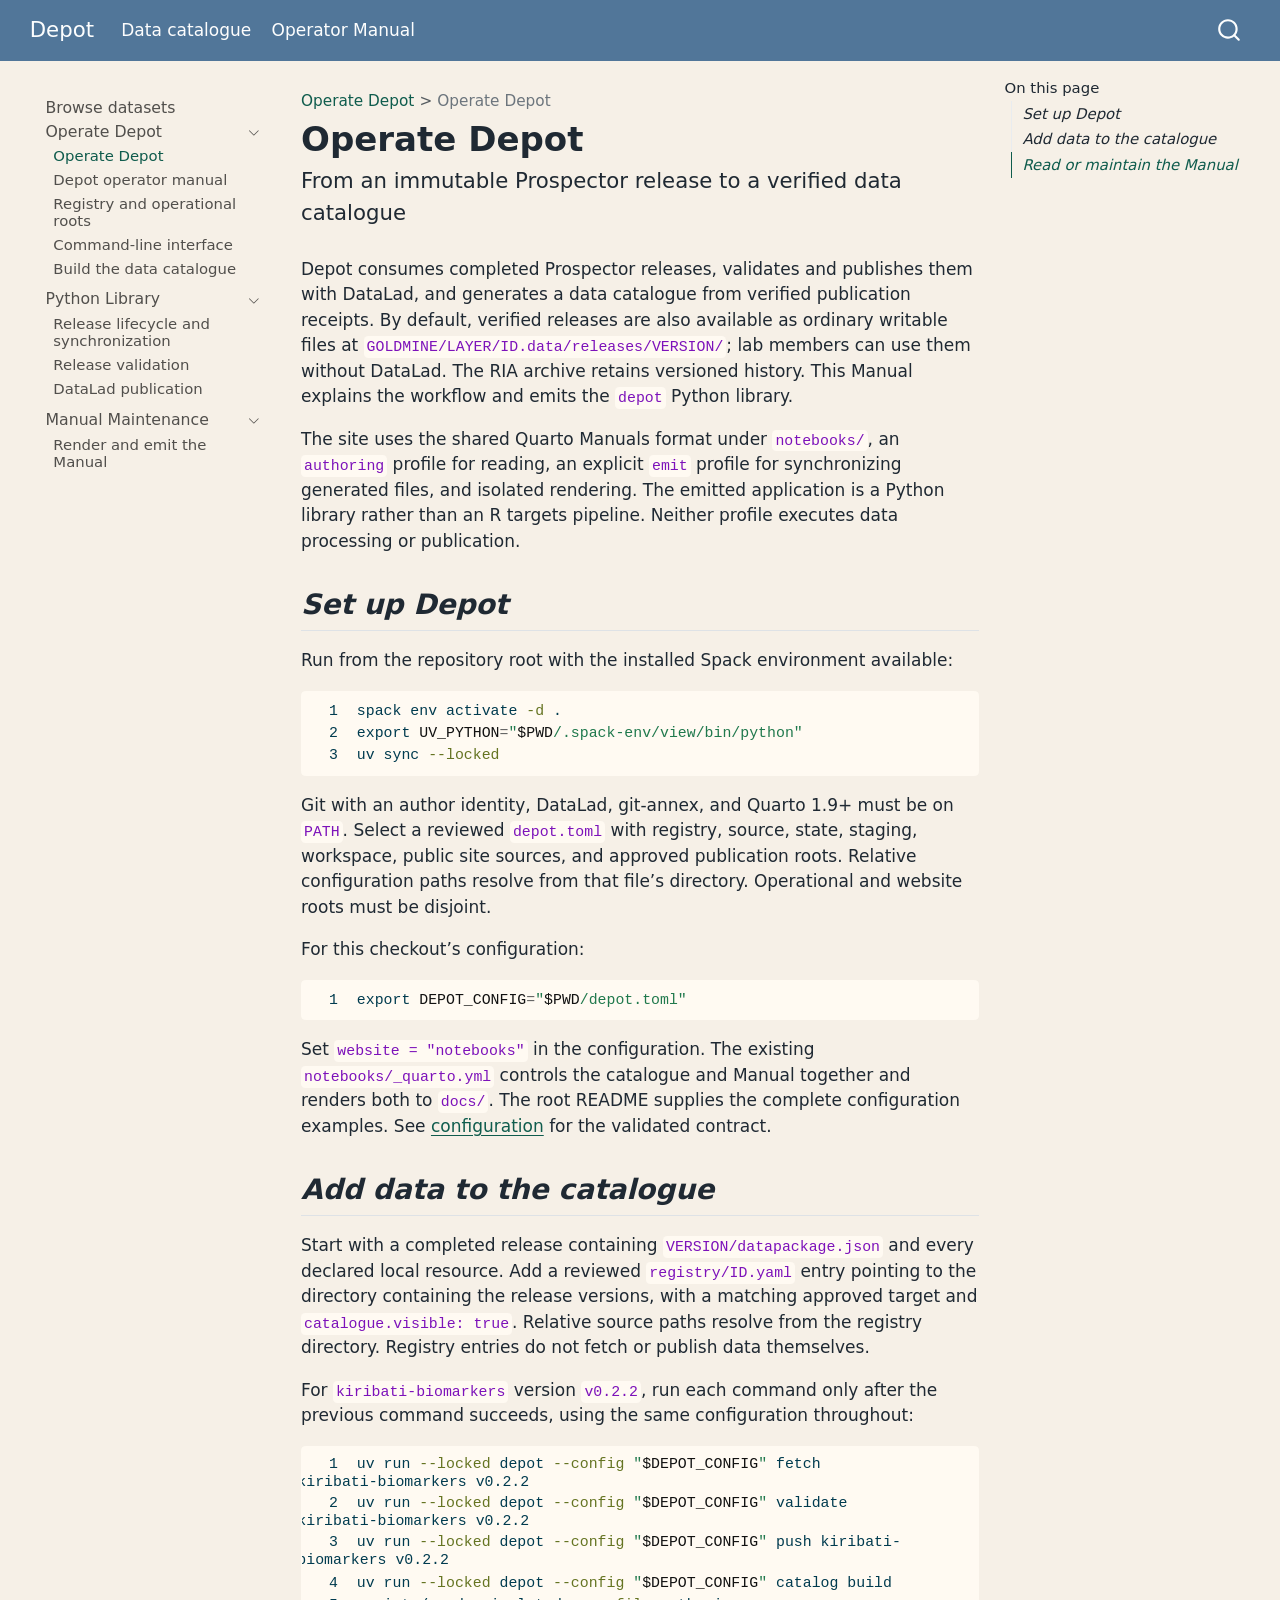
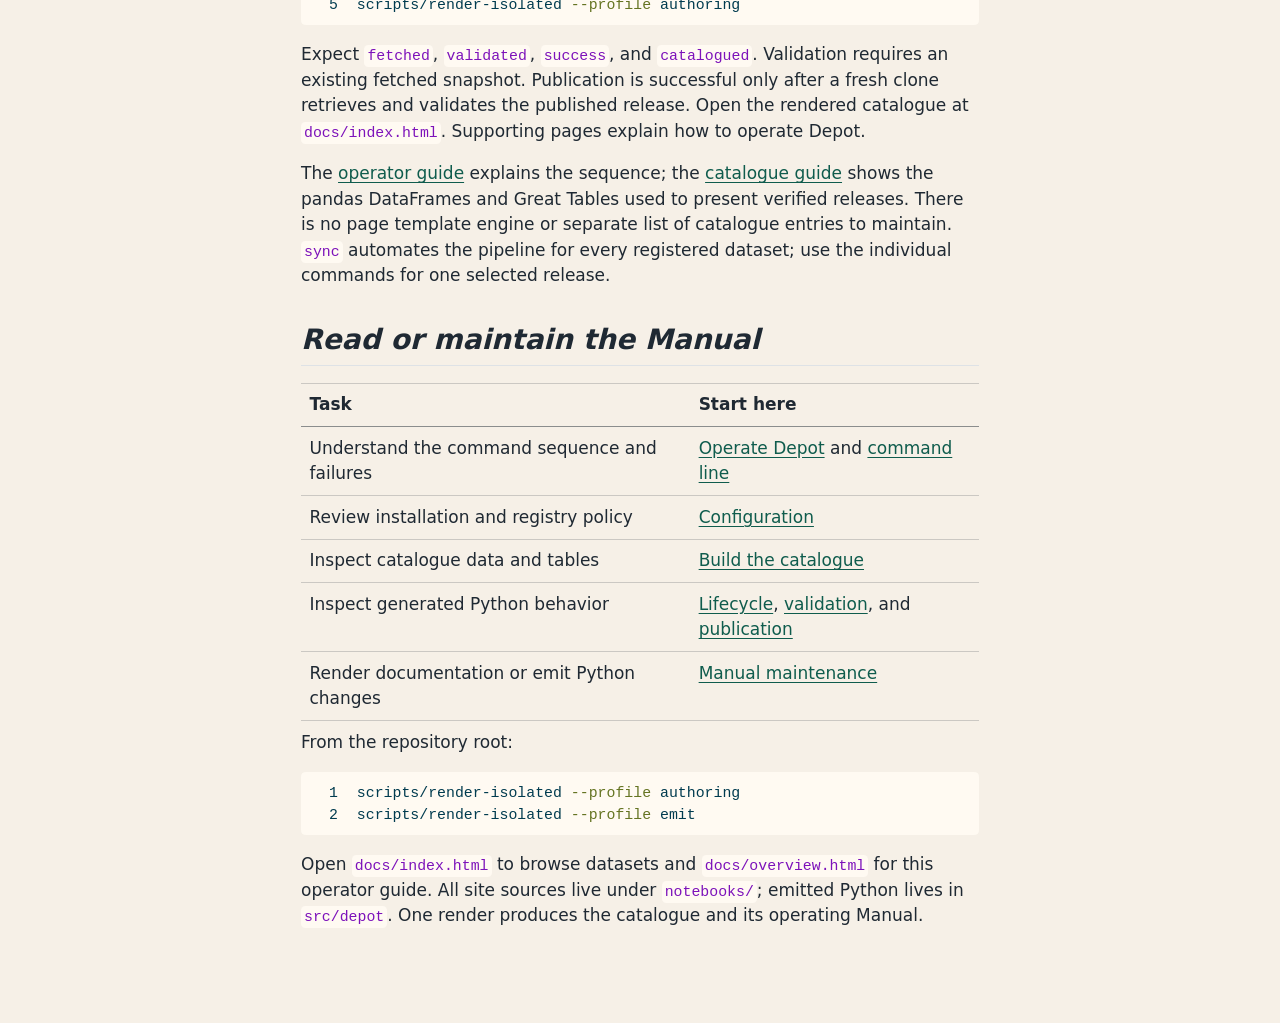
<file: docs/overview.html>
<!DOCTYPE html>
<html xmlns="http://www.w3.org/1999/xhtml" lang="en" xml:lang="en"><head>

<meta charset="utf-8">
<meta name="generator" content="quarto-1.9.38">

<meta name="viewport" content="width=device-width, initial-scale=1.0, user-scalable=yes">


<title>Operate Depot – Depot</title>
<style>
/* Default styles provided by pandoc.
** See https://pandoc.org/MANUAL.html#variables-for-html for config info.
*/
code{white-space: pre-wrap;}
span.smallcaps{font-variant: small-caps;}
div.columns{display: flex; gap: min(4vw, 1.5em);}
div.column{flex: auto; overflow-x: auto;}
div.hanging-indent{margin-left: 1.5em; text-indent: -1.5em;}
ul.task-list{list-style: none;}
ul.task-list li input[type="checkbox"] {
  width: 0.8em;
  margin: 0 0.8em 0.2em -1em; /* quarto-specific, see https://github.com/quarto-dev/quarto-cli/issues/4556 */ 
  vertical-align: middle;
}
/* CSS for syntax highlighting */
html { -webkit-text-size-adjust: 100%; }
pre > code.sourceCode { white-space: pre; position: relative; }
pre > code.sourceCode > span { display: inline-block; line-height: 1.25; }
pre > code.sourceCode > span:empty { height: 1.2em; }
.sourceCode { overflow: visible; }
code.sourceCode > span { color: inherit; text-decoration: inherit; }
div.sourceCode { margin: 1em 0; }
pre.sourceCode { margin: 0; }
@media screen {
div.sourceCode { overflow: auto; }
}
@media print {
pre > code.sourceCode { white-space: pre-wrap; }
pre > code.sourceCode > span { text-indent: -5em; padding-left: 5em; }
}
pre.numberSource code
  { counter-reset: source-line 0; }
pre.numberSource code > span
  { position: relative; left: -4em; counter-increment: source-line; }
pre.numberSource code > span > a:first-child::before
  { content: counter(source-line);
    position: relative; left: -1em; text-align: right; vertical-align: baseline;
    border: none; display: inline-block;
    -webkit-touch-callout: none; -webkit-user-select: none;
    -khtml-user-select: none; -moz-user-select: none;
    -ms-user-select: none; user-select: none;
    padding: 0 4px; width: 4em;
  }
pre.numberSource { margin-left: 3em;  padding-left: 4px; }
div.sourceCode
  {   }
@media screen {
pre > code.sourceCode > span > a:first-child::before { text-decoration: underline; }
}
</style>


<script src="site_libs/quarto-nav/quarto-nav.js"></script>
<script src="site_libs/quarto-nav/headroom.min.js"></script>
<script src="site_libs/clipboard/clipboard.min.js"></script>
<script src="site_libs/quarto-search/autocomplete.umd.js"></script>
<script src="site_libs/quarto-search/fuse.min.js"></script>
<script src="site_libs/quarto-search/quarto-search.js"></script>
<meta name="quarto:offset" content="./">
<script src="site_libs/quarto-html/quarto.js" type="module"></script>
<script src="site_libs/quarto-html/tabsets/tabsets.js" type="module"></script>
<script src="site_libs/quarto-html/popper.min.js"></script>
<script src="site_libs/quarto-html/tippy.umd.min.js"></script>
<script src="site_libs/quarto-html/anchor.min.js"></script>
<link href="site_libs/quarto-html/tippy.css" rel="stylesheet">
<link href="site_libs/quarto-html/quarto-syntax-highlighting-15634bcf2e68342d4ad2dfa704d543f6.css" rel="stylesheet" id="quarto-text-highlighting-styles">
<script src="site_libs/bootstrap/bootstrap.min.js"></script>
<link href="site_libs/bootstrap/bootstrap-icons.css" rel="stylesheet">
<link href="site_libs/bootstrap/bootstrap-123202c42a8f36db05ccdc08341afa36.min.css" rel="stylesheet" append-hash="true" id="quarto-bootstrap" data-mode="light">
<script id="quarto-search-options" type="application/json">{
  "location": "navbar",
  "copy-button": false,
  "collapse-after": 3,
  "panel-placement": "end",
  "type": "overlay",
  "limit": 50,
  "keyboard-shortcut": [
    "f",
    "/",
    "s"
  ],
  "show-item-context": false,
  "language": {
    "search-no-results-text": "No results",
    "search-matching-documents-text": "matching documents",
    "search-copy-link-title": "Copy link to search",
    "search-hide-matches-text": "Hide additional matches",
    "search-more-match-text": "more match in this document",
    "search-more-matches-text": "more matches in this document",
    "search-clear-button-title": "Clear",
    "search-text-placeholder": "",
    "search-detached-cancel-button-title": "Cancel",
    "search-submit-button-title": "Submit",
    "search-label": "Search"
  }
}</script>


</head>

<body class="nav-sidebar floating nav-fixed quarto-light">

<div id="quarto-search-results"></div>
  <header id="quarto-header" class="headroom fixed-top">
    <nav class="navbar navbar-expand-lg " data-bs-theme="dark">
      <div class="navbar-container container-fluid">
      <div class="navbar-brand-container mx-auto">
    <a class="navbar-brand" href="./index.html">
    <span class="navbar-title">Depot</span>
    </a>
  </div>
            <div id="quarto-search" class="" title="Search"></div>
          <button class="navbar-toggler" type="button" data-bs-toggle="collapse" data-bs-target="#navbarCollapse" aria-controls="navbarCollapse" role="menu" aria-expanded="false" aria-label="Toggle navigation" onclick="if (window.quartoToggleHeadroom) { window.quartoToggleHeadroom(); }">
  <span class="navbar-toggler-icon"></span>
</button>
          <div class="collapse navbar-collapse" id="navbarCollapse">
            <ul class="navbar-nav navbar-nav-scroll me-auto">
  <li class="nav-item">
    <a class="nav-link active" href="./index.html" aria-current="page"> 
<span class="menu-text">Data catalogue</span></a>
  </li>  
  <li class="nav-item">
    <a class="nav-link" href="./overview.html"> 
<span class="menu-text">Operator Manual</span></a>
  </li>  
</ul>
          </div> <!-- /navcollapse -->
            <div class="quarto-navbar-tools">
</div>
      </div> <!-- /container-fluid -->
    </nav>
  <nav class="quarto-secondary-nav">
    <div class="container-fluid d-flex">
      <button type="button" class="quarto-btn-toggle btn" data-bs-toggle="collapse" role="button" data-bs-target=".quarto-sidebar-collapse-item" aria-controls="quarto-sidebar" aria-expanded="false" aria-label="Toggle sidebar navigation" onclick="if (window.quartoToggleHeadroom) { window.quartoToggleHeadroom(); }">
        <i class="bi bi-layout-text-sidebar-reverse"></i>
      </button>
        <nav class="quarto-page-breadcrumbs" aria-label="breadcrumb"><ol class="breadcrumb"><li class="breadcrumb-item"><a href="./overview.html">Operate Depot</a></li><li class="breadcrumb-item"><a href="./overview.html">Operate Depot</a></li></ol></nav>
        <a class="flex-grow-1" role="navigation" data-bs-toggle="collapse" data-bs-target=".quarto-sidebar-collapse-item" aria-controls="quarto-sidebar" aria-expanded="false" aria-label="Toggle sidebar navigation" onclick="if (window.quartoToggleHeadroom) { window.quartoToggleHeadroom(); }">      
        </a>
    </div>
  </nav>
</header>
<!-- content -->
<div id="quarto-content" class="quarto-container page-columns page-rows-contents page-layout-article page-navbar">
<!-- sidebar -->
  <nav id="quarto-sidebar" class="sidebar collapse collapse-horizontal quarto-sidebar-collapse-item sidebar-navigation floating overflow-auto">
    <div class="sidebar-menu-container"> 
    <ul class="list-unstyled mt-1">
        <li class="sidebar-item">
  <div class="sidebar-item-container"> 
  <a href="./index.html" class="sidebar-item-text sidebar-link">
 <span class="menu-text">Browse datasets</span></a>
  </div>
</li>
        <li class="sidebar-item sidebar-item-section">
      <div class="sidebar-item-container"> 
            <a class="sidebar-item-text sidebar-link text-start" data-bs-toggle="collapse" data-bs-target="#quarto-sidebar-section-1" role="navigation" aria-expanded="true">
 <span class="menu-text">Operate Depot</span></a>
          <a class="sidebar-item-toggle text-start" data-bs-toggle="collapse" data-bs-target="#quarto-sidebar-section-1" role="navigation" aria-expanded="true" aria-label="Toggle section">
            <i class="bi bi-chevron-right ms-2"></i>
          </a> 
      </div>
      <ul id="quarto-sidebar-section-1" class="collapse list-unstyled sidebar-section depth1 show">  
          <li class="sidebar-item">
  <div class="sidebar-item-container"> 
  <a href="./overview.html" class="sidebar-item-text sidebar-link active">
 <span class="menu-text">Operate Depot</span></a>
  </div>
</li>
          <li class="sidebar-item">
  <div class="sidebar-item-container"> 
  <a href="./implementation.html" class="sidebar-item-text sidebar-link">
 <span class="menu-text">Depot operator manual</span></a>
  </div>
</li>
          <li class="sidebar-item">
  <div class="sidebar-item-container"> 
  <a href="./configuration.html" class="sidebar-item-text sidebar-link">
 <span class="menu-text">Registry and operational roots</span></a>
  </div>
</li>
          <li class="sidebar-item">
  <div class="sidebar-item-container"> 
  <a href="./command-line.html" class="sidebar-item-text sidebar-link">
 <span class="menu-text">Command-line interface</span></a>
  </div>
</li>
          <li class="sidebar-item">
  <div class="sidebar-item-container"> 
  <a href="./catalogue.html" class="sidebar-item-text sidebar-link">
 <span class="menu-text">Build the data catalogue</span></a>
  </div>
</li>
      </ul>
  </li>
        <li class="sidebar-item sidebar-item-section">
      <div class="sidebar-item-container"> 
            <a class="sidebar-item-text sidebar-link text-start" data-bs-toggle="collapse" data-bs-target="#quarto-sidebar-section-2" role="navigation" aria-expanded="true">
 <span class="menu-text">Python Library</span></a>
          <a class="sidebar-item-toggle text-start" data-bs-toggle="collapse" data-bs-target="#quarto-sidebar-section-2" role="navigation" aria-expanded="true" aria-label="Toggle section">
            <i class="bi bi-chevron-right ms-2"></i>
          </a> 
      </div>
      <ul id="quarto-sidebar-section-2" class="collapse list-unstyled sidebar-section depth1 show">  
          <li class="sidebar-item">
  <div class="sidebar-item-container"> 
  <a href="./lifecycle.html" class="sidebar-item-text sidebar-link">
 <span class="menu-text">Release lifecycle and synchronization</span></a>
  </div>
</li>
          <li class="sidebar-item">
  <div class="sidebar-item-container"> 
  <a href="./validation.html" class="sidebar-item-text sidebar-link">
 <span class="menu-text">Release validation</span></a>
  </div>
</li>
          <li class="sidebar-item">
  <div class="sidebar-item-container"> 
  <a href="./publication.html" class="sidebar-item-text sidebar-link">
 <span class="menu-text">DataLad publication</span></a>
  </div>
</li>
      </ul>
  </li>
        <li class="sidebar-item sidebar-item-section">
      <div class="sidebar-item-container"> 
            <a class="sidebar-item-text sidebar-link text-start" data-bs-toggle="collapse" data-bs-target="#quarto-sidebar-section-3" role="navigation" aria-expanded="true">
 <span class="menu-text">Manual Maintenance</span></a>
          <a class="sidebar-item-toggle text-start" data-bs-toggle="collapse" data-bs-target="#quarto-sidebar-section-3" role="navigation" aria-expanded="true" aria-label="Toggle section">
            <i class="bi bi-chevron-right ms-2"></i>
          </a> 
      </div>
      <ul id="quarto-sidebar-section-3" class="collapse list-unstyled sidebar-section depth1 show">  
          <li class="sidebar-item">
  <div class="sidebar-item-container"> 
  <a href="./rendering.html" class="sidebar-item-text sidebar-link">
 <span class="menu-text">Render and emit the Manual</span></a>
  </div>
</li>
      </ul>
  </li>
    </ul>
    </div>
</nav>
<div id="quarto-sidebar-glass" class="quarto-sidebar-collapse-item" data-bs-toggle="collapse" data-bs-target=".quarto-sidebar-collapse-item"></div>
<!-- margin-sidebar -->
    <div id="quarto-margin-sidebar" class="sidebar margin-sidebar">
        <nav id="TOC" role="doc-toc" class="toc-active">
    <h2 id="toc-title">On this page</h2>
   
  <ul>
  <li><a href="#setup" id="toc-setup" class="nav-link active" data-scroll-target="#setup"><em>Set up Depot</em></a></li>
  <li><a href="#add-data" id="toc-add-data" class="nav-link" data-scroll-target="#add-data"><em>Add data to the catalogue</em></a></li>
  <li><a href="#read-or-maintain-the-manual" id="toc-read-or-maintain-the-manual" class="nav-link" data-scroll-target="#read-or-maintain-the-manual"><em>Read or maintain the Manual</em></a></li>
  </ul>
</nav>
    </div>
<!-- main -->
<main class="content" id="quarto-document-content">

<header id="title-block-header" class="quarto-title-block default"><nav class="quarto-page-breadcrumbs quarto-title-breadcrumbs d-none d-lg-block" aria-label="breadcrumb"><ol class="breadcrumb"><li class="breadcrumb-item"><a href="./overview.html">Operate Depot</a></li><li class="breadcrumb-item"><a href="./overview.html">Operate Depot</a></li></ol></nav>
<div class="quarto-title">
<h1 class="title">Operate Depot</h1>
<p class="subtitle lead">From an immutable Prospector release to a verified data catalogue</p>
</div>



<div class="quarto-title-meta">

    
  
    
  </div>
  


</header>


<p>Depot consumes completed Prospector releases, validates and publishes them with DataLad, and generates a data catalogue from verified publication receipts. By default, verified releases are also available as ordinary writable files at <code>GOLDMINE/LAYER/ID.data/releases/VERSION/</code>; lab members can use them without DataLad. The RIA archive retains versioned history. This Manual explains the workflow and emits the <code>depot</code> Python library.</p>
<p>The site uses the shared Quarto Manuals format under <code>notebooks/</code>, an <code>authoring</code> profile for reading, an explicit <code>emit</code> profile for synchronizing generated files, and isolated rendering. The emitted application is a Python library rather than an R targets pipeline. Neither profile executes data processing or publication.</p>
<section id="setup" class="level2">
<h2 class="anchored" data-anchor-id="setup"><em>Set up Depot</em></h2>
<p>Run from the repository root with the installed Spack environment available:</p>
<div class="code-copy-outer-scaffold"><div class="sourceCode" id="cb1"><pre class="sourceCode numberSource sh number-lines code-with-copy"><code class="sourceCode bash"><span id="cb1-1"><a href="#cb1-1"></a><span class="ex">spack</span> env activate <span class="at">-d</span> .</span>
<span id="cb1-2"><a href="#cb1-2"></a><span class="bu">export</span> <span class="va">UV_PYTHON</span><span class="op">=</span><span class="st">"</span><span class="va">$PWD</span><span class="st">/.spack-env/view/bin/python"</span></span>
<span id="cb1-3"><a href="#cb1-3"></a><span class="ex">uv</span> sync <span class="at">--locked</span></span></code></pre></div><button title="Copy to Clipboard" class="code-copy-button"><i class="bi"></i></button></div>
<p>Git with an author identity, DataLad, git-annex, and Quarto 1.9+ must be on <code>PATH</code>. Select a reviewed <code>depot.toml</code> with registry, source, state, staging, workspace, public site sources, and approved publication roots. Relative configuration paths resolve from that file’s directory. Operational and website roots must be disjoint.</p>
<p>For this checkout’s configuration:</p>
<div class="code-copy-outer-scaffold"><div class="sourceCode" id="cb2"><pre class="sourceCode numberSource sh number-lines code-with-copy"><code class="sourceCode bash"><span id="cb2-1"><a href="#cb2-1"></a><span class="bu">export</span> <span class="va">DEPOT_CONFIG</span><span class="op">=</span><span class="st">"</span><span class="va">$PWD</span><span class="st">/depot.toml"</span></span></code></pre></div><button title="Copy to Clipboard" class="code-copy-button"><i class="bi"></i></button></div>
<p>Set <code>website = "notebooks"</code> in the configuration. The existing <code>notebooks/_quarto.yml</code> controls the catalogue and Manual together and renders both to <code>docs/</code>. The root README supplies the complete configuration examples. See <a href="./configuration.html">configuration</a> for the validated contract.</p>
</section>
<section id="add-data" class="level2">
<h2 class="anchored" data-anchor-id="add-data"><em>Add data to the catalogue</em></h2>
<p>Start with a completed release containing <code>VERSION/datapackage.json</code> and every declared local resource. Add a reviewed <code>registry/ID.yaml</code> entry pointing to the directory containing the release versions, with a matching approved target and <code>catalogue.visible: true</code>. Relative source paths resolve from the registry directory. Registry entries do not fetch or publish data themselves.</p>
<p>For <code>kiribati-biomarkers</code> version <code>v0.2.2</code>, run each command only after the previous command succeeds, using the same configuration throughout:</p>
<div class="code-copy-outer-scaffold"><div class="sourceCode" id="cb3"><pre class="sourceCode numberSource sh number-lines code-with-copy"><code class="sourceCode bash"><span id="cb3-1"><a href="#cb3-1"></a><span class="ex">uv</span> run <span class="at">--locked</span> depot <span class="at">--config</span> <span class="st">"</span><span class="va">$DEPOT_CONFIG</span><span class="st">"</span> fetch kiribati-biomarkers v0.2.2</span>
<span id="cb3-2"><a href="#cb3-2"></a><span class="ex">uv</span> run <span class="at">--locked</span> depot <span class="at">--config</span> <span class="st">"</span><span class="va">$DEPOT_CONFIG</span><span class="st">"</span> validate kiribati-biomarkers v0.2.2</span>
<span id="cb3-3"><a href="#cb3-3"></a><span class="ex">uv</span> run <span class="at">--locked</span> depot <span class="at">--config</span> <span class="st">"</span><span class="va">$DEPOT_CONFIG</span><span class="st">"</span> push kiribati-biomarkers v0.2.2</span>
<span id="cb3-4"><a href="#cb3-4"></a><span class="ex">uv</span> run <span class="at">--locked</span> depot <span class="at">--config</span> <span class="st">"</span><span class="va">$DEPOT_CONFIG</span><span class="st">"</span> catalog build</span>
<span id="cb3-5"><a href="#cb3-5"></a><span class="ex">scripts/render-isolated</span> <span class="at">--profile</span> authoring</span></code></pre></div><button title="Copy to Clipboard" class="code-copy-button"><i class="bi"></i></button></div>
<p>Expect <code>fetched</code>, <code>validated</code>, <code>success</code>, and <code>catalogued</code>. Validation requires an existing fetched snapshot. Publication is successful only after a fresh clone retrieves and validates the published release. Open the rendered catalogue at <code>docs/index.html</code>. Supporting pages explain how to operate Depot.</p>
<p>The <a href="./implementation.html#quickstart">operator guide</a> explains the sequence; the <a href="./catalogue.html">catalogue guide</a> shows the pandas DataFrames and Great Tables used to present verified releases. There is no page template engine or separate list of catalogue entries to maintain. <code>sync</code> automates the pipeline for every registered dataset; use the individual commands for one selected release.</p>
</section>
<section id="read-or-maintain-the-manual" class="level2">
<h2 class="anchored" data-anchor-id="read-or-maintain-the-manual"><em>Read or maintain the Manual</em></h2>
<table class="caption-top table">
<thead>
<tr class="header">
<th>Task</th>
<th>Start here</th>
</tr>
</thead>
<tbody>
<tr class="odd">
<td>Understand the command sequence and failures</td>
<td><a href="./implementation.html">Operate Depot</a> and <a href="./command-line.html">command line</a></td>
</tr>
<tr class="even">
<td>Review installation and registry policy</td>
<td><a href="./configuration.html">Configuration</a></td>
</tr>
<tr class="odd">
<td>Inspect catalogue data and tables</td>
<td><a href="./catalogue.html">Build the catalogue</a></td>
</tr>
<tr class="even">
<td>Inspect generated Python behavior</td>
<td><a href="./lifecycle.html">Lifecycle</a>, <a href="./validation.html">validation</a>, and <a href="./publication.html">publication</a></td>
</tr>
<tr class="odd">
<td>Render documentation or emit Python changes</td>
<td><a href="./rendering.html">Manual maintenance</a></td>
</tr>
</tbody>
</table>
<p>From the repository root:</p>
<div class="code-copy-outer-scaffold"><div class="sourceCode" id="cb4"><pre class="sourceCode numberSource sh number-lines code-with-copy"><code class="sourceCode bash"><span id="cb4-1"><a href="#cb4-1"></a><span class="ex">scripts/render-isolated</span> <span class="at">--profile</span> authoring</span>
<span id="cb4-2"><a href="#cb4-2"></a><span class="ex">scripts/render-isolated</span> <span class="at">--profile</span> emit</span></code></pre></div><button title="Copy to Clipboard" class="code-copy-button"><i class="bi"></i></button></div>
<p>Open <code>docs/index.html</code> to browse datasets and <code>docs/overview.html</code> for this operator guide. All site sources live under <code>notebooks/</code>; emitted Python lives in <code>src/depot</code>. One render produces the catalogue and its operating Manual.</p>


</section>

</main> <!-- /main -->
<script id="quarto-html-after-body" type="application/javascript">
  window.document.addEventListener("DOMContentLoaded", function (event) {
    const icon = "";
    const anchorJS = new window.AnchorJS();
    anchorJS.options = {
      placement: 'right',
      icon: icon
    };
    anchorJS.add('.anchored');
    const isCodeAnnotation = (el) => {
      for (const clz of el.classList) {
        if (clz.startsWith('code-annotation-')) {                     
          return true;
        }
      }
      return false;
    }
    const onCopySuccess = function(e) {
      // button target
      const button = e.trigger;
      // don't keep focus
      button.blur();
      // flash "checked"
      button.classList.add('code-copy-button-checked');
      var currentTitle = button.getAttribute("title");
      button.setAttribute("title", "Copied!");
      let tooltip;
      if (window.bootstrap) {
        button.setAttribute("data-bs-toggle", "tooltip");
        button.setAttribute("data-bs-placement", "left");
        button.setAttribute("data-bs-title", "Copied!");
        tooltip = new bootstrap.Tooltip(button, 
          { trigger: "manual", 
            customClass: "code-copy-button-tooltip",
            offset: [0, -8]});
        tooltip.show();    
      }
      setTimeout(function() {
        if (tooltip) {
          tooltip.hide();
          button.removeAttribute("data-bs-title");
          button.removeAttribute("data-bs-toggle");
          button.removeAttribute("data-bs-placement");
        }
        button.setAttribute("title", currentTitle);
        button.classList.remove('code-copy-button-checked');
      }, 1000);
      // clear code selection
      e.clearSelection();
    }
    const getTextToCopy = function(trigger) {
      const outerScaffold = trigger.parentElement.cloneNode(true);
      const codeEl = outerScaffold.querySelector('code');
      for (const childEl of codeEl.children) {
        if (isCodeAnnotation(childEl)) {
          childEl.remove();
        }
      }
      return codeEl.innerText;
    }
    const clipboard = new window.ClipboardJS('.code-copy-button:not([data-in-quarto-modal])', {
      text: getTextToCopy
    });
    clipboard.on('success', onCopySuccess);
    if (window.document.getElementById('quarto-embedded-source-code-modal')) {
      const clipboardModal = new window.ClipboardJS('.code-copy-button[data-in-quarto-modal]', {
        text: getTextToCopy,
        container: window.document.getElementById('quarto-embedded-source-code-modal')
      });
      clipboardModal.on('success', onCopySuccess);
    }
      var localhostRegex = new RegExp(/^(?:http|https):\/\/localhost\:?[0-9]*\//);
      var mailtoRegex = new RegExp(/^mailto:/);
        var filterRegex = new RegExp('/' + window.location.host + '/');
      var isInternal = (href) => {
          return filterRegex.test(href) || localhostRegex.test(href) || mailtoRegex.test(href);
      }
      // Inspect non-navigation links and adorn them if external
     var links = window.document.querySelectorAll('a[href]:not(.nav-link):not(.navbar-brand):not(.toc-action):not(.sidebar-link):not(.sidebar-item-toggle):not(.pagination-link):not(.no-external):not([aria-hidden]):not(.dropdown-item):not(.quarto-navigation-tool):not(.about-link)');
      for (var i=0; i<links.length; i++) {
        const link = links[i];
        if (!isInternal(link.href)) {
          // undo the damage that might have been done by quarto-nav.js in the case of
          // links that we want to consider external
          if (link.dataset.originalHref !== undefined) {
            link.href = link.dataset.originalHref;
          }
        }
      }
    function tippyHover(el, contentFn, onTriggerFn, onUntriggerFn) {
      const config = {
        allowHTML: true,
        maxWidth: 500,
        delay: 100,
        arrow: false,
        appendTo: function(el) {
            return el.parentElement;
        },
        interactive: true,
        interactiveBorder: 10,
        theme: 'quarto',
        placement: 'bottom-start',
      };
      if (contentFn) {
        config.content = contentFn;
      }
      if (onTriggerFn) {
        config.onTrigger = onTriggerFn;
      }
      if (onUntriggerFn) {
        config.onUntrigger = onUntriggerFn;
      }
      window.tippy(el, config); 
    }
    const noterefs = window.document.querySelectorAll('a[role="doc-noteref"]');
    for (var i=0; i<noterefs.length; i++) {
      const ref = noterefs[i];
      tippyHover(ref, function() {
        // use id or data attribute instead here
        let href = ref.getAttribute('data-footnote-href') || ref.getAttribute('href');
        try { href = new URL(href).hash; } catch {}
        const id = href.replace(/^#\/?/, "");
        const note = window.document.getElementById(id);
        if (note) {
          return note.innerHTML;
        } else {
          return "";
        }
      });
    }
    const xrefs = window.document.querySelectorAll('a.quarto-xref');
    const processXRef = (id, note) => {
      // Strip column container classes
      const stripColumnClz = (el) => {
        el.classList.remove("page-full", "page-columns");
        if (el.children) {
          for (const child of el.children) {
            stripColumnClz(child);
          }
        }
      }
      stripColumnClz(note)
      if (id === null || id.startsWith('sec-')) {
        // Special case sections, only their first couple elements
        const container = document.createElement("div");
        if (note.children && note.children.length > 2) {
          container.appendChild(note.children[0].cloneNode(true));
          for (let i = 1; i < note.children.length; i++) {
            const child = note.children[i];
            if (child.tagName === "P" && child.innerText === "") {
              continue;
            } else {
              container.appendChild(child.cloneNode(true));
              break;
            }
          }
          if (window.Quarto?.typesetMath) {
            window.Quarto.typesetMath(container);
          }
          return container.innerHTML
        } else {
          if (window.Quarto?.typesetMath) {
            window.Quarto.typesetMath(note);
          }
          return note.innerHTML;
        }
      } else {
        // Remove any anchor links if they are present
        const anchorLink = note.querySelector('a.anchorjs-link');
        if (anchorLink) {
          anchorLink.remove();
        }
        if (window.Quarto?.typesetMath) {
          window.Quarto.typesetMath(note);
        }
        if (note.classList.contains("callout")) {
          return note.outerHTML;
        } else {
          return note.innerHTML;
        }
      }
    }
    for (var i=0; i<xrefs.length; i++) {
      const xref = xrefs[i];
      tippyHover(xref, undefined, function(instance) {
        instance.disable();
        let url = xref.getAttribute('href');
        let hash = undefined; 
        if (url.startsWith('#')) {
          hash = url;
        } else {
          try { hash = new URL(url).hash; } catch {}
        }
        if (hash) {
          const id = hash.replace(/^#\/?/, "");
          const note = window.document.getElementById(id);
          if (note !== null) {
            try {
              const html = processXRef(id, note.cloneNode(true));
              instance.setContent(html);
            } finally {
              instance.enable();
              instance.show();
            }
          } else {
            // See if we can fetch this
            fetch(url.split('#')[0])
            .then(res => res.text())
            .then(html => {
              const parser = new DOMParser();
              const htmlDoc = parser.parseFromString(html, "text/html");
              const note = htmlDoc.getElementById(id);
              if (note !== null) {
                const html = processXRef(id, note);
                instance.setContent(html);
              } 
            }).finally(() => {
              instance.enable();
              instance.show();
            });
          }
        } else {
          // See if we can fetch a full url (with no hash to target)
          // This is a special case and we should probably do some content thinning / targeting
          fetch(url)
          .then(res => res.text())
          .then(html => {
            const parser = new DOMParser();
            const htmlDoc = parser.parseFromString(html, "text/html");
            const note = htmlDoc.querySelector('main.content');
            if (note !== null) {
              // This should only happen for chapter cross references
              // (since there is no id in the URL)
              // remove the first header
              if (note.children.length > 0 && note.children[0].tagName === "HEADER") {
                note.children[0].remove();
              }
              const html = processXRef(null, note);
              instance.setContent(html);
            } 
          }).finally(() => {
            instance.enable();
            instance.show();
          });
        }
      }, function(instance) {
      });
    }
        let selectedAnnoteEl;
        const selectorForAnnotation = ( cell, annotation) => {
          let cellAttr = 'data-code-cell="' + cell + '"';
          let lineAttr = 'data-code-annotation="' +  annotation + '"';
          const selector = 'span[' + cellAttr + '][' + lineAttr + ']';
          return selector;
        }
        const selectCodeLines = (annoteEl) => {
          const doc = window.document;
          const targetCell = annoteEl.getAttribute("data-target-cell");
          const targetAnnotation = annoteEl.getAttribute("data-target-annotation");
          const annoteSpan = window.document.querySelector(selectorForAnnotation(targetCell, targetAnnotation));
          const lines = annoteSpan.getAttribute("data-code-lines").split(",");
          const lineIds = lines.map((line) => {
            return targetCell + "-" + line;
          })
          let top = null;
          let height = null;
          let parent = null;
          if (lineIds.length > 0) {
              //compute the position of the single el (top and bottom and make a div)
              const el = window.document.getElementById(lineIds[0]);
              top = el.offsetTop;
              height = el.offsetHeight;
              parent = el.parentElement.parentElement;
            if (lineIds.length > 1) {
              const lastEl = window.document.getElementById(lineIds[lineIds.length - 1]);
              const bottom = lastEl.offsetTop + lastEl.offsetHeight;
              height = bottom - top;
            }
            if (top !== null && height !== null && parent !== null) {
              // cook up a div (if necessary) and position it 
              let div = window.document.getElementById("code-annotation-line-highlight");
              if (div === null) {
                div = window.document.createElement("div");
                div.setAttribute("id", "code-annotation-line-highlight");
                div.style.position = 'absolute';
                parent.appendChild(div);
              }
              div.style.top = top - 2 + "px";
              div.style.height = height + 4 + "px";
              div.style.left = 0;
              let gutterDiv = window.document.getElementById("code-annotation-line-highlight-gutter");
              if (gutterDiv === null) {
                gutterDiv = window.document.createElement("div");
                gutterDiv.setAttribute("id", "code-annotation-line-highlight-gutter");
                gutterDiv.style.position = 'absolute';
                const codeCell = window.document.getElementById(targetCell);
                const gutter = codeCell.querySelector('.code-annotation-gutter');
                gutter.appendChild(gutterDiv);
              }
              gutterDiv.style.top = top - 2 + "px";
              gutterDiv.style.height = height + 4 + "px";
            }
            selectedAnnoteEl = annoteEl;
          }
        };
        const unselectCodeLines = () => {
          const elementsIds = ["code-annotation-line-highlight", "code-annotation-line-highlight-gutter"];
          elementsIds.forEach((elId) => {
            const div = window.document.getElementById(elId);
            if (div) {
              div.remove();
            }
          });
          selectedAnnoteEl = undefined;
        };
          // Handle positioning of the toggle
      window.addEventListener(
        "resize",
        throttle(() => {
          elRect = undefined;
          if (selectedAnnoteEl) {
            selectCodeLines(selectedAnnoteEl);
          }
        }, 10)
      );
      function throttle(fn, ms) {
      let throttle = false;
      let timer;
        return (...args) => {
          if(!throttle) { // first call gets through
              fn.apply(this, args);
              throttle = true;
          } else { // all the others get throttled
              if(timer) clearTimeout(timer); // cancel #2
              timer = setTimeout(() => {
                fn.apply(this, args);
                timer = throttle = false;
              }, ms);
          }
        };
      }
        // Attach click handler to the DT
        const annoteDls = window.document.querySelectorAll('dt[data-target-cell]');
        for (const annoteDlNode of annoteDls) {
          annoteDlNode.addEventListener('click', (event) => {
            const clickedEl = event.target;
            if (clickedEl !== selectedAnnoteEl) {
              unselectCodeLines();
              const activeEl = window.document.querySelector('dt[data-target-cell].code-annotation-active');
              if (activeEl) {
                activeEl.classList.remove('code-annotation-active');
              }
              selectCodeLines(clickedEl);
              clickedEl.classList.add('code-annotation-active');
            } else {
              // Unselect the line
              unselectCodeLines();
              clickedEl.classList.remove('code-annotation-active');
            }
          });
        }
    const findCites = (el) => {
      const parentEl = el.parentElement;
      if (parentEl) {
        const cites = parentEl.dataset.cites;
        if (cites) {
          return {
            el,
            cites: cites.split(' ')
          };
        } else {
          return findCites(el.parentElement)
        }
      } else {
        return undefined;
      }
    };
    var bibliorefs = window.document.querySelectorAll('a[role="doc-biblioref"]');
    for (var i=0; i<bibliorefs.length; i++) {
      const ref = bibliorefs[i];
      const citeInfo = findCites(ref);
      if (citeInfo) {
        tippyHover(citeInfo.el, function() {
          var popup = window.document.createElement('div');
          citeInfo.cites.forEach(function(cite) {
            var citeDiv = window.document.createElement('div');
            citeDiv.classList.add('hanging-indent');
            citeDiv.classList.add('csl-entry');
            var biblioDiv = window.document.getElementById('ref-' + cite);
            if (biblioDiv) {
              citeDiv.innerHTML = biblioDiv.innerHTML;
            }
            popup.appendChild(citeDiv);
          });
          return popup.innerHTML;
        });
      }
    }
  });
  </script>
</div> <!-- /content -->




</body></html>
</file>
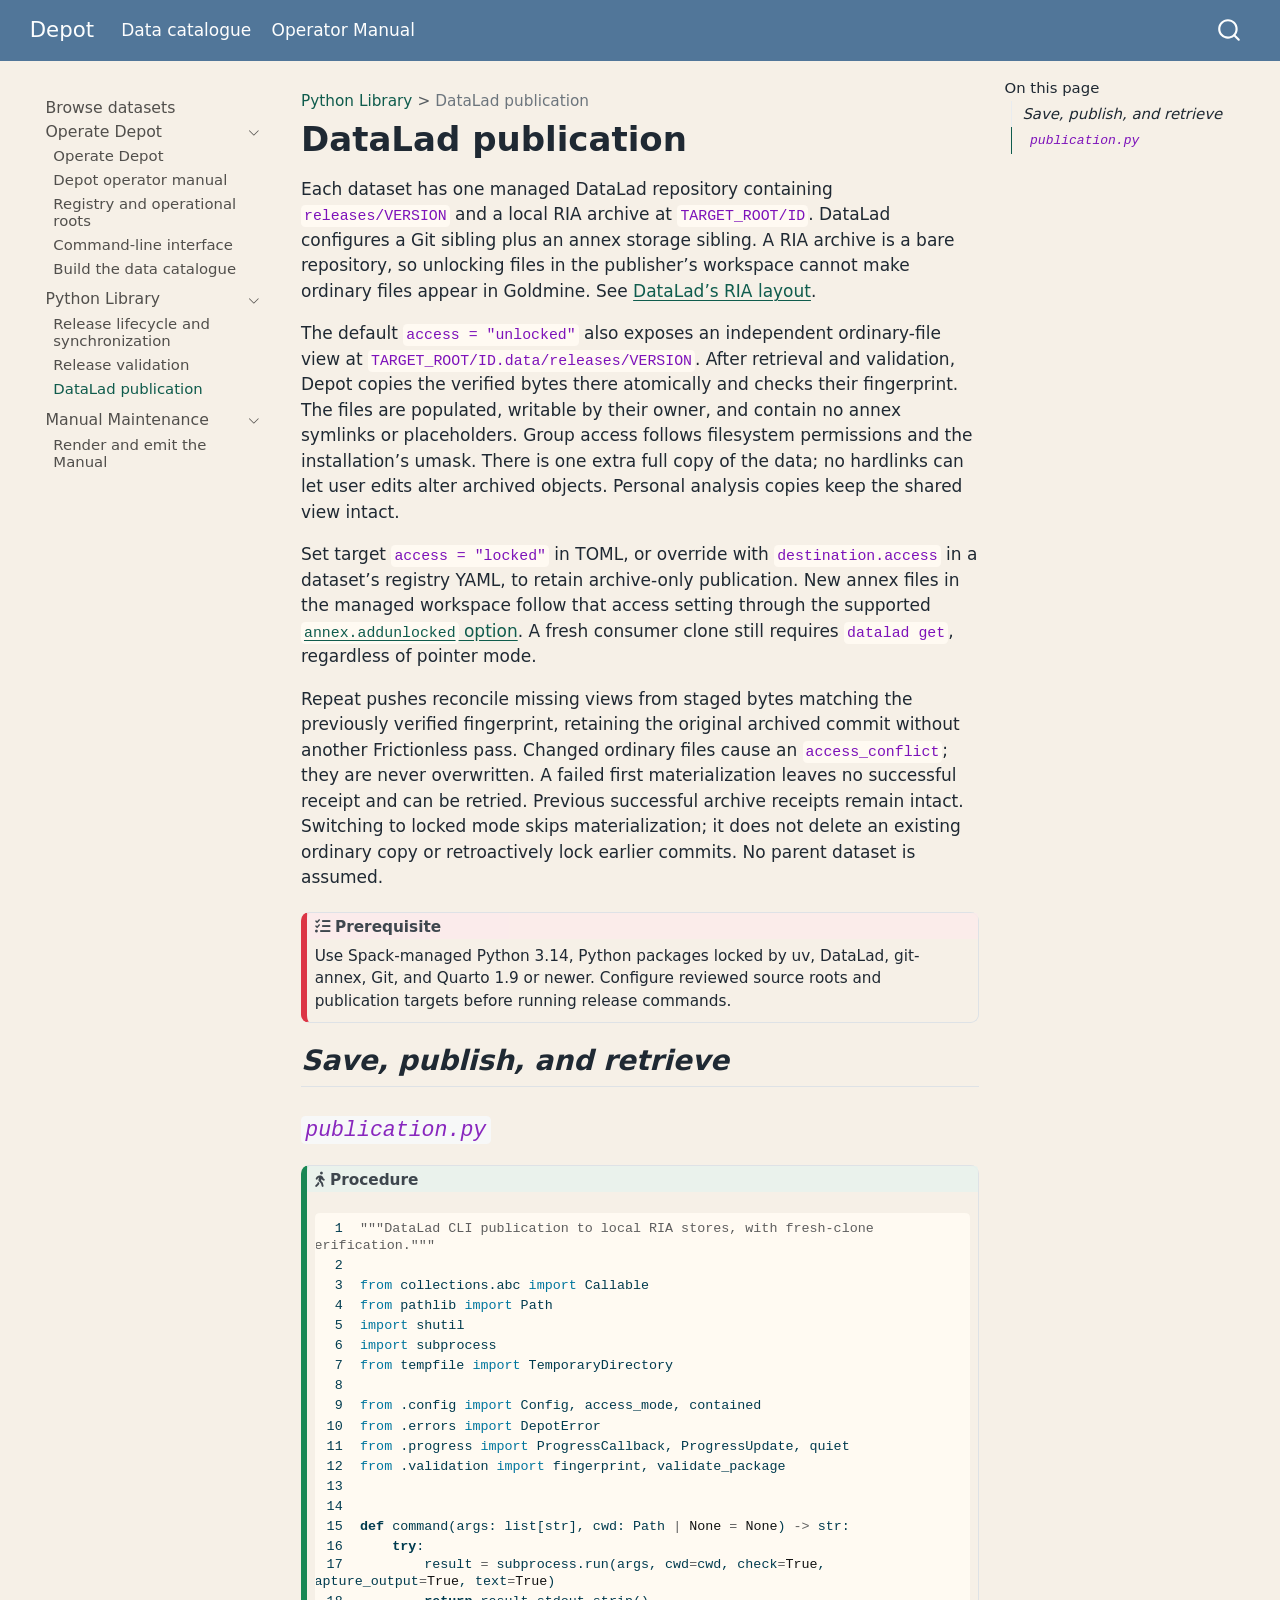
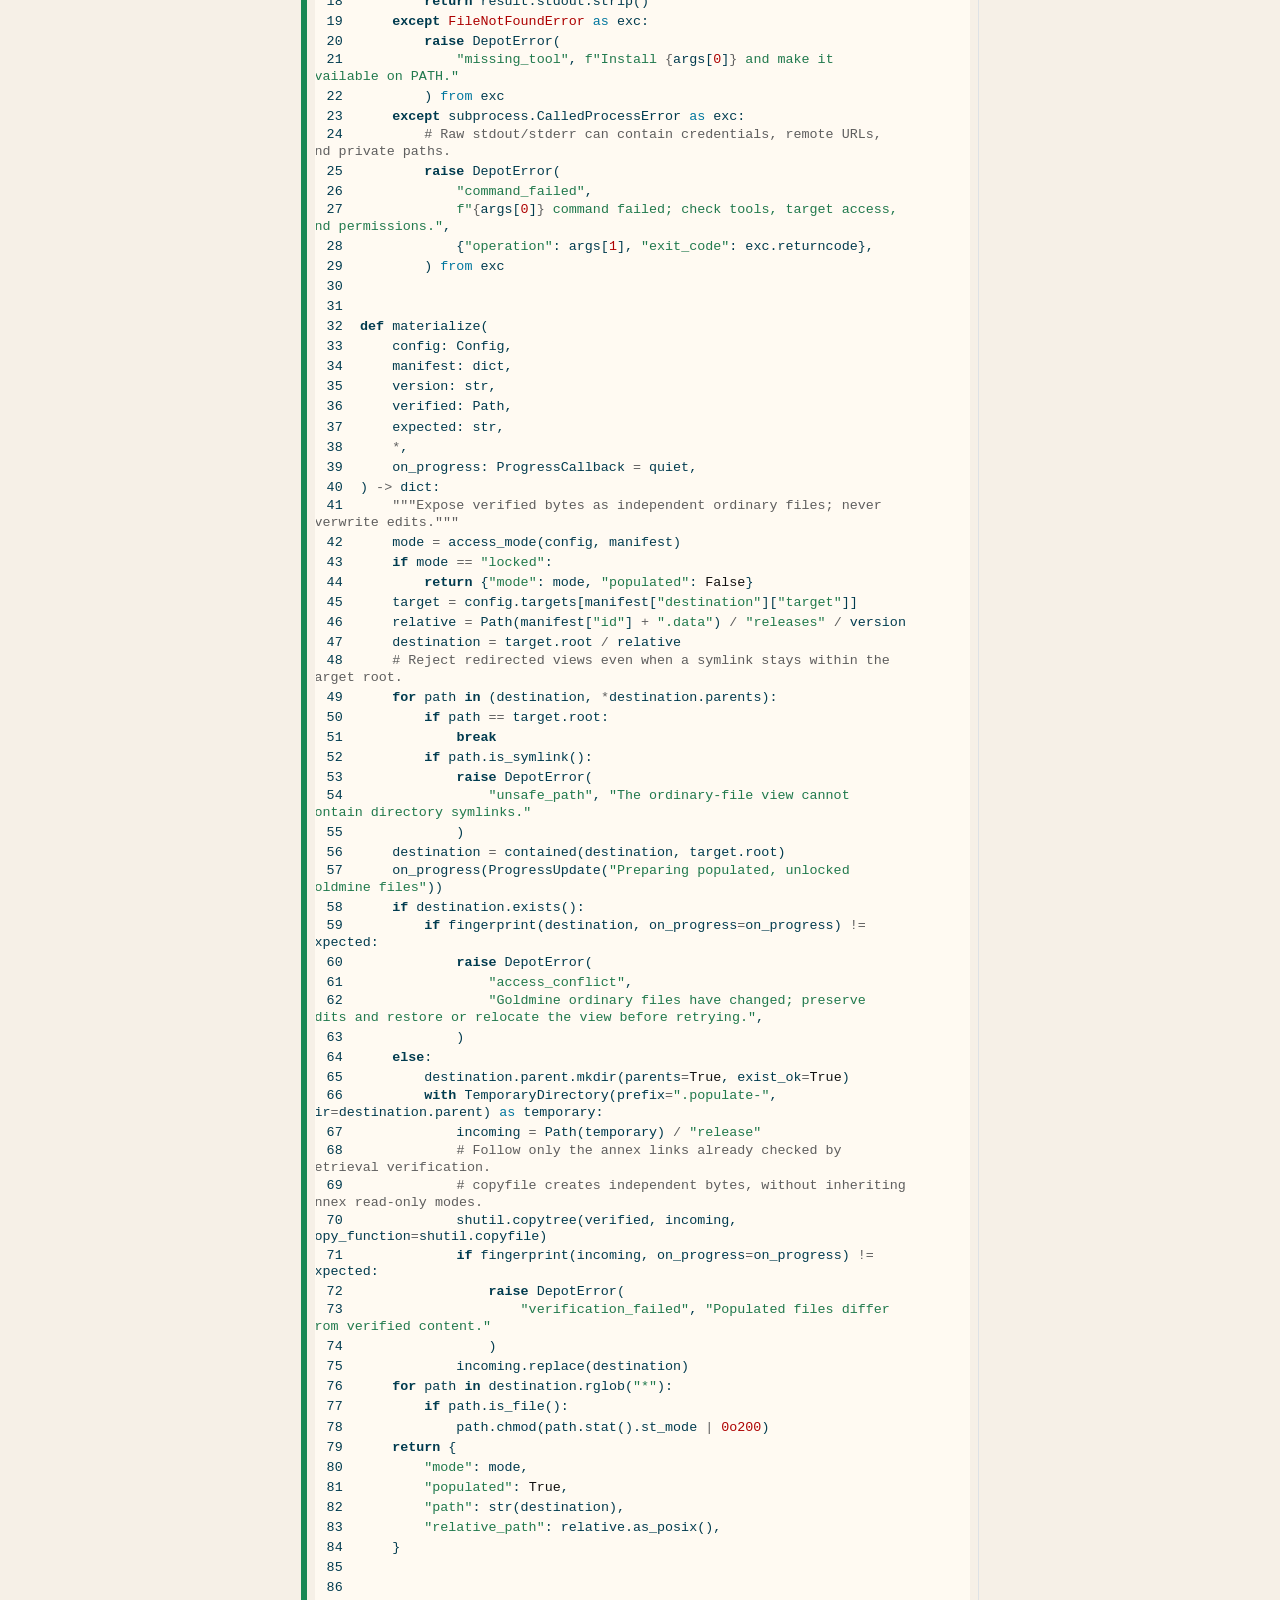
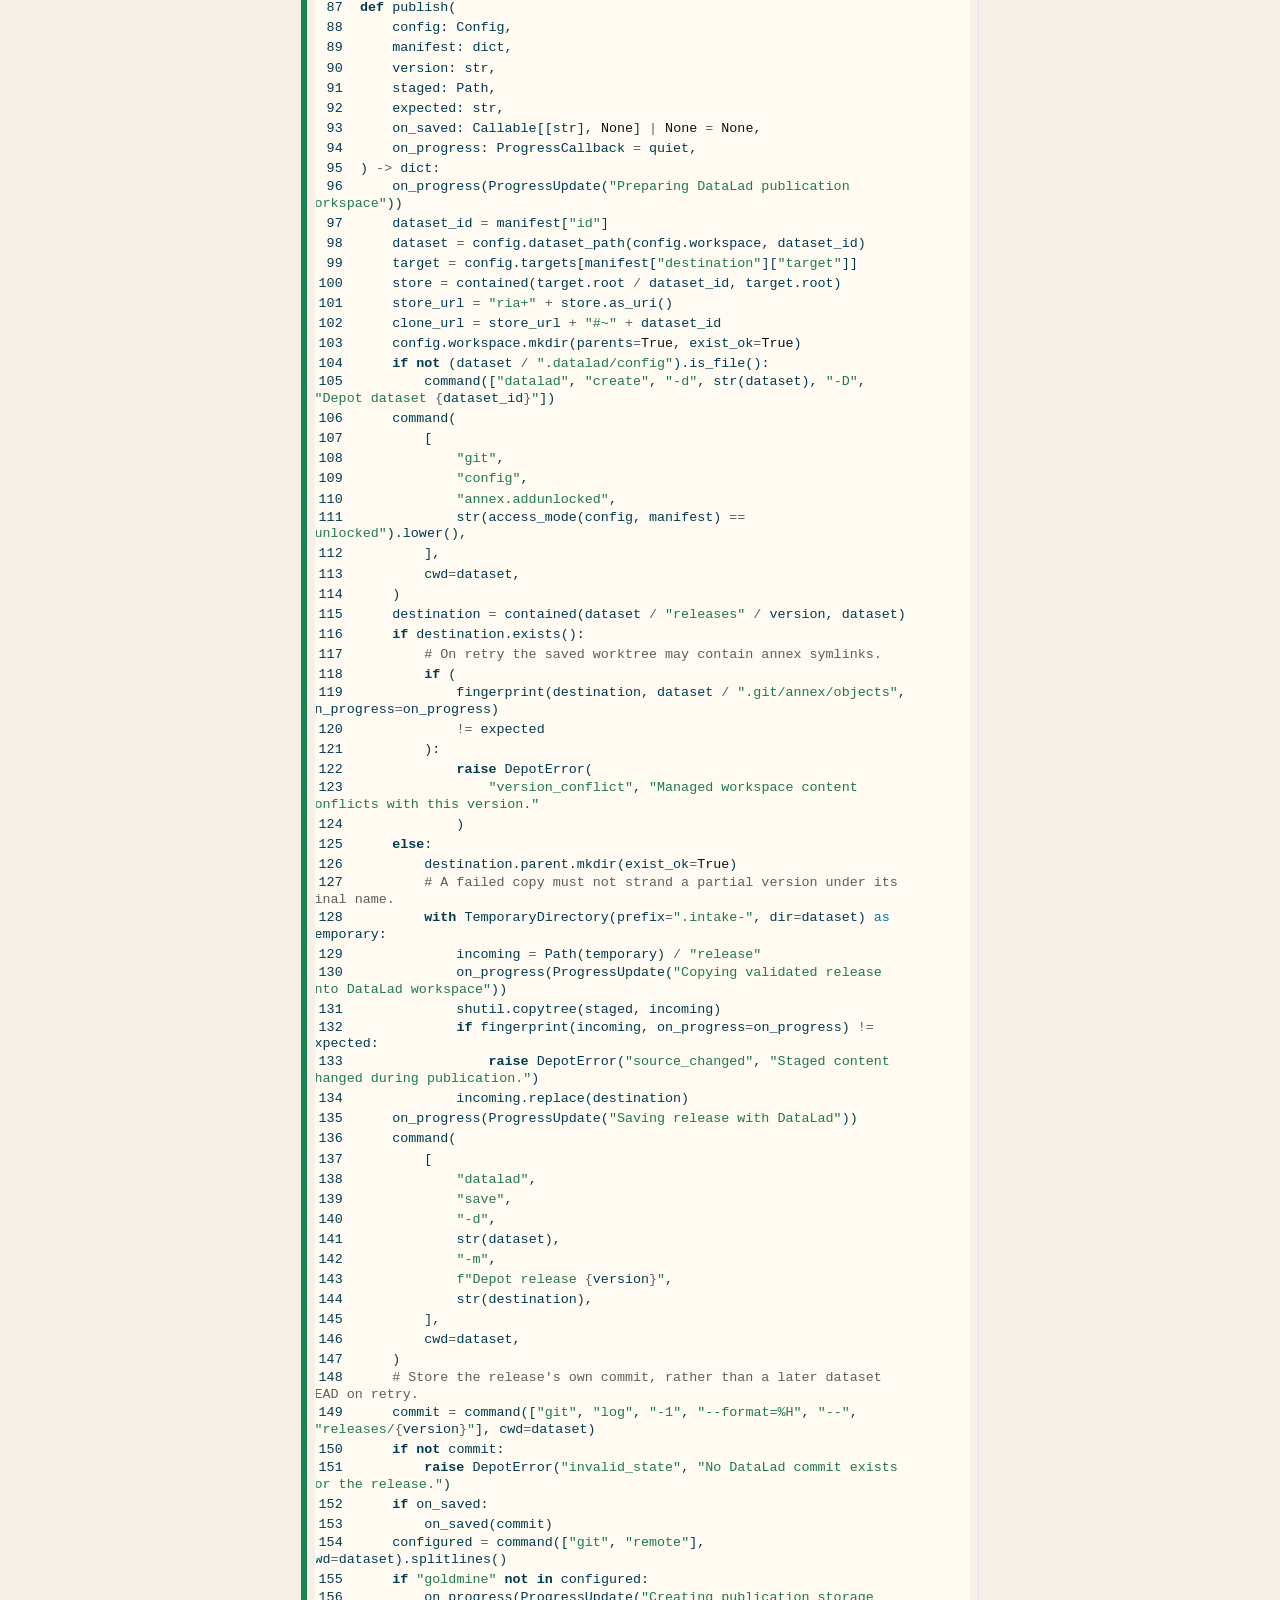
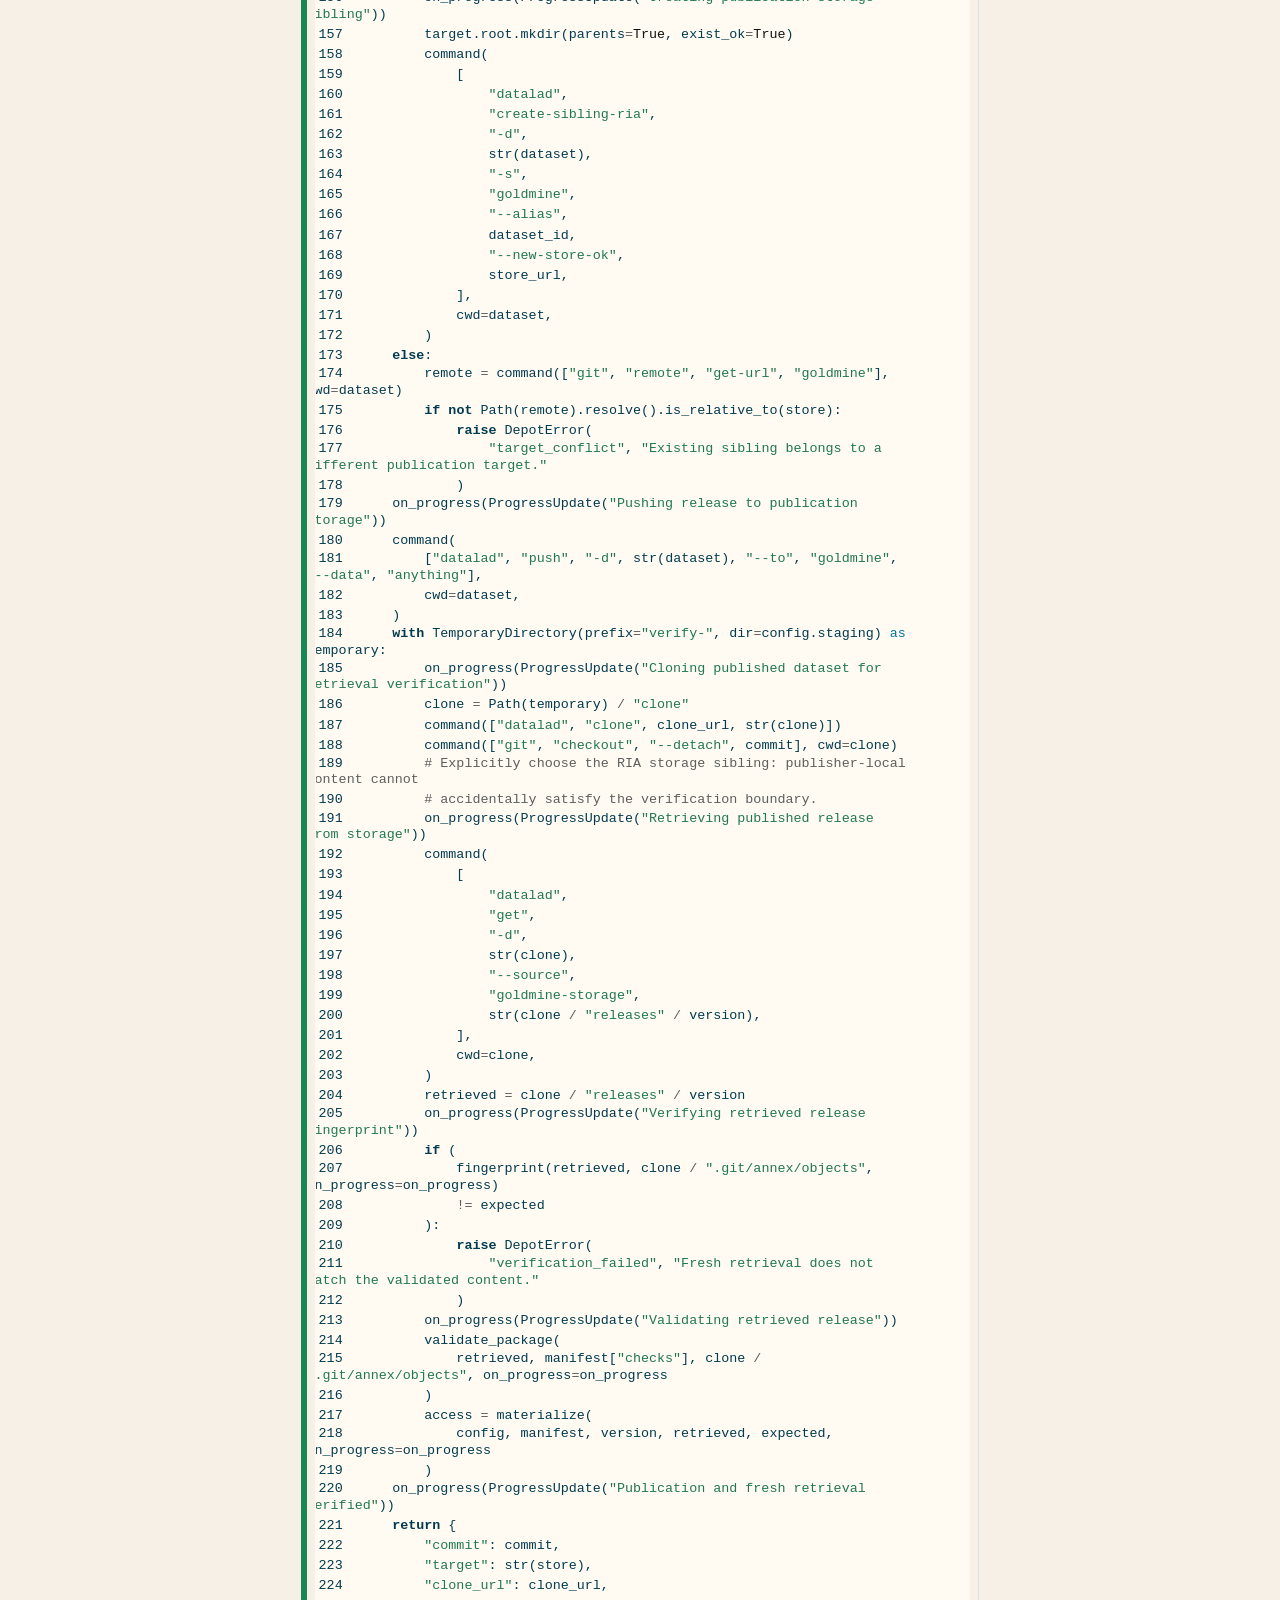
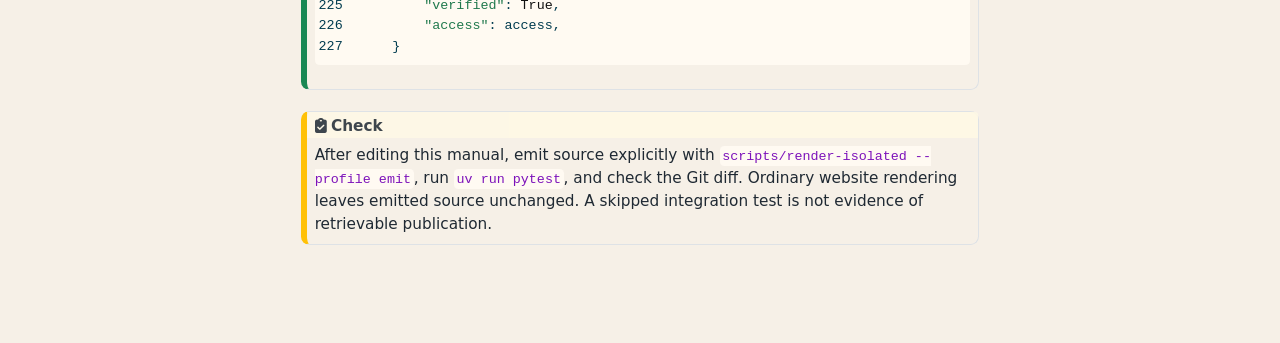
<file: docs/publication.html>
<!DOCTYPE html>
<html xmlns="http://www.w3.org/1999/xhtml" lang="en" xml:lang="en"><head>

<meta charset="utf-8">
<meta name="generator" content="quarto-1.9.38">

<meta name="viewport" content="width=device-width, initial-scale=1.0, user-scalable=yes">


<title>DataLad publication – Depot</title>
<style>
/* Default styles provided by pandoc.
** See https://pandoc.org/MANUAL.html#variables-for-html for config info.
*/
code{white-space: pre-wrap;}
span.smallcaps{font-variant: small-caps;}
div.columns{display: flex; gap: min(4vw, 1.5em);}
div.column{flex: auto; overflow-x: auto;}
div.hanging-indent{margin-left: 1.5em; text-indent: -1.5em;}
ul.task-list{list-style: none;}
ul.task-list li input[type="checkbox"] {
  width: 0.8em;
  margin: 0 0.8em 0.2em -1em; /* quarto-specific, see https://github.com/quarto-dev/quarto-cli/issues/4556 */ 
  vertical-align: middle;
}
/* CSS for syntax highlighting */
html { -webkit-text-size-adjust: 100%; }
pre > code.sourceCode { white-space: pre; position: relative; }
pre > code.sourceCode > span { display: inline-block; line-height: 1.25; }
pre > code.sourceCode > span:empty { height: 1.2em; }
.sourceCode { overflow: visible; }
code.sourceCode > span { color: inherit; text-decoration: inherit; }
div.sourceCode { margin: 1em 0; }
pre.sourceCode { margin: 0; }
@media screen {
div.sourceCode { overflow: auto; }
}
@media print {
pre > code.sourceCode { white-space: pre-wrap; }
pre > code.sourceCode > span { text-indent: -5em; padding-left: 5em; }
}
pre.numberSource code
  { counter-reset: source-line 0; }
pre.numberSource code > span
  { position: relative; left: -4em; counter-increment: source-line; }
pre.numberSource code > span > a:first-child::before
  { content: counter(source-line);
    position: relative; left: -1em; text-align: right; vertical-align: baseline;
    border: none; display: inline-block;
    -webkit-touch-callout: none; -webkit-user-select: none;
    -khtml-user-select: none; -moz-user-select: none;
    -ms-user-select: none; user-select: none;
    padding: 0 4px; width: 4em;
  }
pre.numberSource { margin-left: 3em;  padding-left: 4px; }
div.sourceCode
  {   }
@media screen {
pre > code.sourceCode > span > a:first-child::before { text-decoration: underline; }
}
</style>


<script src="site_libs/quarto-nav/quarto-nav.js"></script>
<script src="site_libs/quarto-nav/headroom.min.js"></script>
<script src="site_libs/clipboard/clipboard.min.js"></script>
<script src="site_libs/quarto-search/autocomplete.umd.js"></script>
<script src="site_libs/quarto-search/fuse.min.js"></script>
<script src="site_libs/quarto-search/quarto-search.js"></script>
<meta name="quarto:offset" content="./">
<script src="site_libs/quarto-html/quarto.js" type="module"></script>
<script src="site_libs/quarto-html/tabsets/tabsets.js" type="module"></script>
<script src="site_libs/quarto-html/popper.min.js"></script>
<script src="site_libs/quarto-html/tippy.umd.min.js"></script>
<script src="site_libs/quarto-html/anchor.min.js"></script>
<link href="site_libs/quarto-html/tippy.css" rel="stylesheet">
<link href="site_libs/quarto-html/quarto-syntax-highlighting-15634bcf2e68342d4ad2dfa704d543f6.css" rel="stylesheet" id="quarto-text-highlighting-styles">
<script src="site_libs/bootstrap/bootstrap.min.js"></script>
<link href="site_libs/bootstrap/bootstrap-icons.css" rel="stylesheet">
<link href="site_libs/bootstrap/bootstrap-123202c42a8f36db05ccdc08341afa36.min.css" rel="stylesheet" append-hash="true" id="quarto-bootstrap" data-mode="light">
<link href="site_libs/quarto-contrib/fontawesome6-6.7.2/all.min.css" rel="stylesheet">
<link href="site_libs/quarto-contrib/fontawesome6-6.7.2/latex-fontsize.css" rel="stylesheet">
<script id="quarto-search-options" type="application/json">{
  "location": "navbar",
  "copy-button": false,
  "collapse-after": 3,
  "panel-placement": "end",
  "type": "overlay",
  "limit": 50,
  "keyboard-shortcut": [
    "f",
    "/",
    "s"
  ],
  "show-item-context": false,
  "language": {
    "search-no-results-text": "No results",
    "search-matching-documents-text": "matching documents",
    "search-copy-link-title": "Copy link to search",
    "search-hide-matches-text": "Hide additional matches",
    "search-more-match-text": "more match in this document",
    "search-more-matches-text": "more matches in this document",
    "search-clear-button-title": "Clear",
    "search-text-placeholder": "",
    "search-detached-cancel-button-title": "Cancel",
    "search-submit-button-title": "Submit",
    "search-label": "Search"
  }
}</script>


</head>

<body class="nav-sidebar floating nav-fixed quarto-light">

<div id="quarto-search-results"></div>
  <header id="quarto-header" class="headroom fixed-top">
    <nav class="navbar navbar-expand-lg " data-bs-theme="dark">
      <div class="navbar-container container-fluid">
      <div class="navbar-brand-container mx-auto">
    <a class="navbar-brand" href="./index.html">
    <span class="navbar-title">Depot</span>
    </a>
  </div>
            <div id="quarto-search" class="" title="Search"></div>
          <button class="navbar-toggler" type="button" data-bs-toggle="collapse" data-bs-target="#navbarCollapse" aria-controls="navbarCollapse" role="menu" aria-expanded="false" aria-label="Toggle navigation" onclick="if (window.quartoToggleHeadroom) { window.quartoToggleHeadroom(); }">
  <span class="navbar-toggler-icon"></span>
</button>
          <div class="collapse navbar-collapse" id="navbarCollapse">
            <ul class="navbar-nav navbar-nav-scroll me-auto">
  <li class="nav-item">
    <a class="nav-link active" href="./index.html" aria-current="page"> 
<span class="menu-text">Data catalogue</span></a>
  </li>  
  <li class="nav-item">
    <a class="nav-link" href="./overview.html"> 
<span class="menu-text">Operator Manual</span></a>
  </li>  
</ul>
          </div> <!-- /navcollapse -->
            <div class="quarto-navbar-tools">
</div>
      </div> <!-- /container-fluid -->
    </nav>
  <nav class="quarto-secondary-nav">
    <div class="container-fluid d-flex">
      <button type="button" class="quarto-btn-toggle btn" data-bs-toggle="collapse" role="button" data-bs-target=".quarto-sidebar-collapse-item" aria-controls="quarto-sidebar" aria-expanded="false" aria-label="Toggle sidebar navigation" onclick="if (window.quartoToggleHeadroom) { window.quartoToggleHeadroom(); }">
        <i class="bi bi-layout-text-sidebar-reverse"></i>
      </button>
        <nav class="quarto-page-breadcrumbs" aria-label="breadcrumb"><ol class="breadcrumb"><li class="breadcrumb-item"><a href="./lifecycle.html">Python Library</a></li><li class="breadcrumb-item"><a href="./publication.html">DataLad publication</a></li></ol></nav>
        <a class="flex-grow-1" role="navigation" data-bs-toggle="collapse" data-bs-target=".quarto-sidebar-collapse-item" aria-controls="quarto-sidebar" aria-expanded="false" aria-label="Toggle sidebar navigation" onclick="if (window.quartoToggleHeadroom) { window.quartoToggleHeadroom(); }">      
        </a>
    </div>
  </nav>
</header>
<!-- content -->
<div id="quarto-content" class="quarto-container page-columns page-rows-contents page-layout-article page-navbar">
<!-- sidebar -->
  <nav id="quarto-sidebar" class="sidebar collapse collapse-horizontal quarto-sidebar-collapse-item sidebar-navigation floating overflow-auto">
    <div class="sidebar-menu-container"> 
    <ul class="list-unstyled mt-1">
        <li class="sidebar-item">
  <div class="sidebar-item-container"> 
  <a href="./index.html" class="sidebar-item-text sidebar-link">
 <span class="menu-text">Browse datasets</span></a>
  </div>
</li>
        <li class="sidebar-item sidebar-item-section">
      <div class="sidebar-item-container"> 
            <a class="sidebar-item-text sidebar-link text-start" data-bs-toggle="collapse" data-bs-target="#quarto-sidebar-section-1" role="navigation" aria-expanded="true">
 <span class="menu-text">Operate Depot</span></a>
          <a class="sidebar-item-toggle text-start" data-bs-toggle="collapse" data-bs-target="#quarto-sidebar-section-1" role="navigation" aria-expanded="true" aria-label="Toggle section">
            <i class="bi bi-chevron-right ms-2"></i>
          </a> 
      </div>
      <ul id="quarto-sidebar-section-1" class="collapse list-unstyled sidebar-section depth1 show">  
          <li class="sidebar-item">
  <div class="sidebar-item-container"> 
  <a href="./overview.html" class="sidebar-item-text sidebar-link">
 <span class="menu-text">Operate Depot</span></a>
  </div>
</li>
          <li class="sidebar-item">
  <div class="sidebar-item-container"> 
  <a href="./implementation.html" class="sidebar-item-text sidebar-link">
 <span class="menu-text">Depot operator manual</span></a>
  </div>
</li>
          <li class="sidebar-item">
  <div class="sidebar-item-container"> 
  <a href="./configuration.html" class="sidebar-item-text sidebar-link">
 <span class="menu-text">Registry and operational roots</span></a>
  </div>
</li>
          <li class="sidebar-item">
  <div class="sidebar-item-container"> 
  <a href="./command-line.html" class="sidebar-item-text sidebar-link">
 <span class="menu-text">Command-line interface</span></a>
  </div>
</li>
          <li class="sidebar-item">
  <div class="sidebar-item-container"> 
  <a href="./catalogue.html" class="sidebar-item-text sidebar-link">
 <span class="menu-text">Build the data catalogue</span></a>
  </div>
</li>
      </ul>
  </li>
        <li class="sidebar-item sidebar-item-section">
      <div class="sidebar-item-container"> 
            <a class="sidebar-item-text sidebar-link text-start" data-bs-toggle="collapse" data-bs-target="#quarto-sidebar-section-2" role="navigation" aria-expanded="true">
 <span class="menu-text">Python Library</span></a>
          <a class="sidebar-item-toggle text-start" data-bs-toggle="collapse" data-bs-target="#quarto-sidebar-section-2" role="navigation" aria-expanded="true" aria-label="Toggle section">
            <i class="bi bi-chevron-right ms-2"></i>
          </a> 
      </div>
      <ul id="quarto-sidebar-section-2" class="collapse list-unstyled sidebar-section depth1 show">  
          <li class="sidebar-item">
  <div class="sidebar-item-container"> 
  <a href="./lifecycle.html" class="sidebar-item-text sidebar-link">
 <span class="menu-text">Release lifecycle and synchronization</span></a>
  </div>
</li>
          <li class="sidebar-item">
  <div class="sidebar-item-container"> 
  <a href="./validation.html" class="sidebar-item-text sidebar-link">
 <span class="menu-text">Release validation</span></a>
  </div>
</li>
          <li class="sidebar-item">
  <div class="sidebar-item-container"> 
  <a href="./publication.html" class="sidebar-item-text sidebar-link active">
 <span class="menu-text">DataLad publication</span></a>
  </div>
</li>
      </ul>
  </li>
        <li class="sidebar-item sidebar-item-section">
      <div class="sidebar-item-container"> 
            <a class="sidebar-item-text sidebar-link text-start" data-bs-toggle="collapse" data-bs-target="#quarto-sidebar-section-3" role="navigation" aria-expanded="true">
 <span class="menu-text">Manual Maintenance</span></a>
          <a class="sidebar-item-toggle text-start" data-bs-toggle="collapse" data-bs-target="#quarto-sidebar-section-3" role="navigation" aria-expanded="true" aria-label="Toggle section">
            <i class="bi bi-chevron-right ms-2"></i>
          </a> 
      </div>
      <ul id="quarto-sidebar-section-3" class="collapse list-unstyled sidebar-section depth1 show">  
          <li class="sidebar-item">
  <div class="sidebar-item-container"> 
  <a href="./rendering.html" class="sidebar-item-text sidebar-link">
 <span class="menu-text">Render and emit the Manual</span></a>
  </div>
</li>
      </ul>
  </li>
    </ul>
    </div>
</nav>
<div id="quarto-sidebar-glass" class="quarto-sidebar-collapse-item" data-bs-toggle="collapse" data-bs-target=".quarto-sidebar-collapse-item"></div>
<!-- margin-sidebar -->
    <div id="quarto-margin-sidebar" class="sidebar margin-sidebar">
        <nav id="TOC" role="doc-toc" class="toc-active">
    <h2 id="toc-title">On this page</h2>
   
  <ul>
  <li><a href="#save-publish-and-retrieve" id="toc-save-publish-and-retrieve" class="nav-link active" data-scroll-target="#save-publish-and-retrieve"><em>Save, publish, and retrieve</em></a>
  <ul class="collapse">
  <li><a href="#publication.py" id="toc-publication.py" class="nav-link" data-scroll-target="#publication.py"><em><code>publication.py</code></em></a></li>
  </ul></li>
  </ul>
</nav>
    </div>
<!-- main -->
<main class="content" id="quarto-document-content">

<header id="title-block-header" class="quarto-title-block default"><nav class="quarto-page-breadcrumbs quarto-title-breadcrumbs d-none d-lg-block" aria-label="breadcrumb"><ol class="breadcrumb"><li class="breadcrumb-item"><a href="./lifecycle.html">Python Library</a></li><li class="breadcrumb-item"><a href="./publication.html">DataLad publication</a></li></ol></nav>
<div class="quarto-title">
<h1 class="title">DataLad publication</h1>
</div>



<div class="quarto-title-meta">

    
  
    
  </div>
  


</header>


<p>Each dataset has one managed DataLad repository containing <code>releases/VERSION</code> and a local RIA archive at <code>TARGET_ROOT/ID</code>. DataLad configures a Git sibling plus an annex storage sibling. A RIA archive is a bare repository, so unlocking files in the publisher’s workspace cannot make ordinary files appear in Goldmine. See <a href="https://docs.datalad.org/en/stable/generated/man/datalad-create-sibling-ria.html">DataLad’s RIA layout</a>.</p>
<p>The default <code>access = "unlocked"</code> also exposes an independent ordinary-file view at <code>TARGET_ROOT/ID.data/releases/VERSION</code>. After retrieval and validation, Depot copies the verified bytes there atomically and checks their fingerprint. The files are populated, writable by their owner, and contain no annex symlinks or placeholders. Group access follows filesystem permissions and the installation’s umask. There is one extra full copy of the data; no hardlinks can let user edits alter archived objects. Personal analysis copies keep the shared view intact.</p>
<p>Set target <code>access = "locked"</code> in TOML, or override with <code>destination.access</code> in a dataset’s registry YAML, to retain archive-only publication. New annex files in the managed workspace follow that access setting through the supported <a href="https://git-annex.branchable.com/tips/unlocked_files/"><code>annex.addunlocked</code> option</a>. A fresh consumer clone still requires <code>datalad get</code>, regardless of pointer mode.</p>
<p>Repeat pushes reconcile missing views from staged bytes matching the previously verified fingerprint, retaining the original archived commit without another Frictionless pass. Changed ordinary files cause an <code>access_conflict</code>; they are never overwritten. A failed first materialization leaves no successful receipt and can be retried. Previous successful archive receipts remain intact. Switching to locked mode skips materialization; it does not delete an existing ordinary copy or retroactively lock earlier commits. No parent dataset is assumed.</p>
<div class="manual-prereq callout callout-style-default callout-important no-icon callout-titled" data-manual-kind="prereq">
<div class="callout-header d-flex align-content-center">
<div class="callout-icon-container">
<i class="callout-icon no-icon"></i>
</div>
<div class="callout-title-container flex-fill">
<span class="screen-reader-only">Important</span><i class="fa-solid fa-list-check" aria-label="list-check"></i> Prerequisite
</div>
</div>
<div class="callout-body-container callout-body">
<p>Use Spack-managed Python 3.14, Python packages locked by uv, DataLad, git-annex, Git, and Quarto 1.9 or newer. Configure reviewed source roots and publication targets before running release commands.</p>
</div>
</div>
<section id="save-publish-and-retrieve" class="level2">
<h2 class="anchored" data-anchor-id="save-publish-and-retrieve"><em>Save, publish, and retrieve</em></h2>
<section id="publication.py" class="level3">
<h3 class="anchored" data-anchor-id="publication.py"><em><code>publication.py</code></em></h3>
<div class="manual-procedure emit-source-py callout callout-style-default callout-tip no-icon callout-titled" data-file="{{ emit.project_root }}/src/depot/publication.py" data-manual-kind="procedure">
<div class="callout-header d-flex align-content-center">
<div class="callout-icon-container">
<i class="callout-icon no-icon"></i>
</div>
<div class="callout-title-container flex-fill">
<span class="screen-reader-only">Tip</span><i class="fa-solid fa-person-walking" aria-label="person-walking"></i> Procedure
</div>
</div>
<div class="callout-body-container callout-body">
<div class="code-copy-outer-scaffold"><div class="sourceCode" id="cb1"><pre class="sourceCode numberSource python number-lines code-with-copy"><code class="sourceCode python"><span id="cb1-1"><a href="#cb1-1"></a><span class="co">"""DataLad CLI publication to local RIA stores, with fresh-clone verification."""</span></span>
<span id="cb1-2"><a href="#cb1-2"></a></span>
<span id="cb1-3"><a href="#cb1-3"></a><span class="im">from</span> collections.abc <span class="im">import</span> Callable</span>
<span id="cb1-4"><a href="#cb1-4"></a><span class="im">from</span> pathlib <span class="im">import</span> Path</span>
<span id="cb1-5"><a href="#cb1-5"></a><span class="im">import</span> shutil</span>
<span id="cb1-6"><a href="#cb1-6"></a><span class="im">import</span> subprocess</span>
<span id="cb1-7"><a href="#cb1-7"></a><span class="im">from</span> tempfile <span class="im">import</span> TemporaryDirectory</span>
<span id="cb1-8"><a href="#cb1-8"></a></span>
<span id="cb1-9"><a href="#cb1-9"></a><span class="im">from</span> .config <span class="im">import</span> Config, access_mode, contained</span>
<span id="cb1-10"><a href="#cb1-10"></a><span class="im">from</span> .errors <span class="im">import</span> DepotError</span>
<span id="cb1-11"><a href="#cb1-11"></a><span class="im">from</span> .progress <span class="im">import</span> ProgressCallback, ProgressUpdate, quiet</span>
<span id="cb1-12"><a href="#cb1-12"></a><span class="im">from</span> .validation <span class="im">import</span> fingerprint, validate_package</span>
<span id="cb1-13"><a href="#cb1-13"></a></span>
<span id="cb1-14"><a href="#cb1-14"></a></span>
<span id="cb1-15"><a href="#cb1-15"></a><span class="kw">def</span> command(args: <span class="bu">list</span>[<span class="bu">str</span>], cwd: Path <span class="op">|</span> <span class="va">None</span> <span class="op">=</span> <span class="va">None</span>) <span class="op">-&gt;</span> <span class="bu">str</span>:</span>
<span id="cb1-16"><a href="#cb1-16"></a>    <span class="cf">try</span>:</span>
<span id="cb1-17"><a href="#cb1-17"></a>        result <span class="op">=</span> subprocess.run(args, cwd<span class="op">=</span>cwd, check<span class="op">=</span><span class="va">True</span>, capture_output<span class="op">=</span><span class="va">True</span>, text<span class="op">=</span><span class="va">True</span>)</span>
<span id="cb1-18"><a href="#cb1-18"></a>        <span class="cf">return</span> result.stdout.strip()</span>
<span id="cb1-19"><a href="#cb1-19"></a>    <span class="cf">except</span> <span class="pp">FileNotFoundError</span> <span class="im">as</span> exc:</span>
<span id="cb1-20"><a href="#cb1-20"></a>        <span class="cf">raise</span> DepotError(</span>
<span id="cb1-21"><a href="#cb1-21"></a>            <span class="st">"missing_tool"</span>, <span class="ss">f"Install </span><span class="sc">{</span>args[<span class="dv">0</span>]<span class="sc">}</span><span class="ss"> and make it available on PATH."</span></span>
<span id="cb1-22"><a href="#cb1-22"></a>        ) <span class="im">from</span> exc</span>
<span id="cb1-23"><a href="#cb1-23"></a>    <span class="cf">except</span> subprocess.CalledProcessError <span class="im">as</span> exc:</span>
<span id="cb1-24"><a href="#cb1-24"></a>        <span class="co"># Raw stdout/stderr can contain credentials, remote URLs, and private paths.</span></span>
<span id="cb1-25"><a href="#cb1-25"></a>        <span class="cf">raise</span> DepotError(</span>
<span id="cb1-26"><a href="#cb1-26"></a>            <span class="st">"command_failed"</span>,</span>
<span id="cb1-27"><a href="#cb1-27"></a>            <span class="ss">f"</span><span class="sc">{</span>args[<span class="dv">0</span>]<span class="sc">}</span><span class="ss"> command failed; check tools, target access, and permissions."</span>,</span>
<span id="cb1-28"><a href="#cb1-28"></a>            {<span class="st">"operation"</span>: args[<span class="dv">1</span>], <span class="st">"exit_code"</span>: exc.returncode},</span>
<span id="cb1-29"><a href="#cb1-29"></a>        ) <span class="im">from</span> exc</span>
<span id="cb1-30"><a href="#cb1-30"></a></span>
<span id="cb1-31"><a href="#cb1-31"></a></span>
<span id="cb1-32"><a href="#cb1-32"></a><span class="kw">def</span> materialize(</span>
<span id="cb1-33"><a href="#cb1-33"></a>    config: Config,</span>
<span id="cb1-34"><a href="#cb1-34"></a>    manifest: <span class="bu">dict</span>,</span>
<span id="cb1-35"><a href="#cb1-35"></a>    version: <span class="bu">str</span>,</span>
<span id="cb1-36"><a href="#cb1-36"></a>    verified: Path,</span>
<span id="cb1-37"><a href="#cb1-37"></a>    expected: <span class="bu">str</span>,</span>
<span id="cb1-38"><a href="#cb1-38"></a>    <span class="op">*</span>,</span>
<span id="cb1-39"><a href="#cb1-39"></a>    on_progress: ProgressCallback <span class="op">=</span> quiet,</span>
<span id="cb1-40"><a href="#cb1-40"></a>) <span class="op">-&gt;</span> <span class="bu">dict</span>:</span>
<span id="cb1-41"><a href="#cb1-41"></a>    <span class="co">"""Expose verified bytes as independent ordinary files; never overwrite edits."""</span></span>
<span id="cb1-42"><a href="#cb1-42"></a>    mode <span class="op">=</span> access_mode(config, manifest)</span>
<span id="cb1-43"><a href="#cb1-43"></a>    <span class="cf">if</span> mode <span class="op">==</span> <span class="st">"locked"</span>:</span>
<span id="cb1-44"><a href="#cb1-44"></a>        <span class="cf">return</span> {<span class="st">"mode"</span>: mode, <span class="st">"populated"</span>: <span class="va">False</span>}</span>
<span id="cb1-45"><a href="#cb1-45"></a>    target <span class="op">=</span> config.targets[manifest[<span class="st">"destination"</span>][<span class="st">"target"</span>]]</span>
<span id="cb1-46"><a href="#cb1-46"></a>    relative <span class="op">=</span> Path(manifest[<span class="st">"id"</span>] <span class="op">+</span> <span class="st">".data"</span>) <span class="op">/</span> <span class="st">"releases"</span> <span class="op">/</span> version</span>
<span id="cb1-47"><a href="#cb1-47"></a>    destination <span class="op">=</span> target.root <span class="op">/</span> relative</span>
<span id="cb1-48"><a href="#cb1-48"></a>    <span class="co"># Reject redirected views even when a symlink stays within the target root.</span></span>
<span id="cb1-49"><a href="#cb1-49"></a>    <span class="cf">for</span> path <span class="kw">in</span> (destination, <span class="op">*</span>destination.parents):</span>
<span id="cb1-50"><a href="#cb1-50"></a>        <span class="cf">if</span> path <span class="op">==</span> target.root:</span>
<span id="cb1-51"><a href="#cb1-51"></a>            <span class="cf">break</span></span>
<span id="cb1-52"><a href="#cb1-52"></a>        <span class="cf">if</span> path.is_symlink():</span>
<span id="cb1-53"><a href="#cb1-53"></a>            <span class="cf">raise</span> DepotError(</span>
<span id="cb1-54"><a href="#cb1-54"></a>                <span class="st">"unsafe_path"</span>, <span class="st">"The ordinary-file view cannot contain directory symlinks."</span></span>
<span id="cb1-55"><a href="#cb1-55"></a>            )</span>
<span id="cb1-56"><a href="#cb1-56"></a>    destination <span class="op">=</span> contained(destination, target.root)</span>
<span id="cb1-57"><a href="#cb1-57"></a>    on_progress(ProgressUpdate(<span class="st">"Preparing populated, unlocked Goldmine files"</span>))</span>
<span id="cb1-58"><a href="#cb1-58"></a>    <span class="cf">if</span> destination.exists():</span>
<span id="cb1-59"><a href="#cb1-59"></a>        <span class="cf">if</span> fingerprint(destination, on_progress<span class="op">=</span>on_progress) <span class="op">!=</span> expected:</span>
<span id="cb1-60"><a href="#cb1-60"></a>            <span class="cf">raise</span> DepotError(</span>
<span id="cb1-61"><a href="#cb1-61"></a>                <span class="st">"access_conflict"</span>,</span>
<span id="cb1-62"><a href="#cb1-62"></a>                <span class="st">"Goldmine ordinary files have changed; preserve edits and restore or relocate the view before retrying."</span>,</span>
<span id="cb1-63"><a href="#cb1-63"></a>            )</span>
<span id="cb1-64"><a href="#cb1-64"></a>    <span class="cf">else</span>:</span>
<span id="cb1-65"><a href="#cb1-65"></a>        destination.parent.mkdir(parents<span class="op">=</span><span class="va">True</span>, exist_ok<span class="op">=</span><span class="va">True</span>)</span>
<span id="cb1-66"><a href="#cb1-66"></a>        <span class="cf">with</span> TemporaryDirectory(prefix<span class="op">=</span><span class="st">".populate-"</span>, <span class="bu">dir</span><span class="op">=</span>destination.parent) <span class="im">as</span> temporary:</span>
<span id="cb1-67"><a href="#cb1-67"></a>            incoming <span class="op">=</span> Path(temporary) <span class="op">/</span> <span class="st">"release"</span></span>
<span id="cb1-68"><a href="#cb1-68"></a>            <span class="co"># Follow only the annex links already checked by retrieval verification.</span></span>
<span id="cb1-69"><a href="#cb1-69"></a>            <span class="co"># copyfile creates independent bytes, without inheriting annex read-only modes.</span></span>
<span id="cb1-70"><a href="#cb1-70"></a>            shutil.copytree(verified, incoming, copy_function<span class="op">=</span>shutil.copyfile)</span>
<span id="cb1-71"><a href="#cb1-71"></a>            <span class="cf">if</span> fingerprint(incoming, on_progress<span class="op">=</span>on_progress) <span class="op">!=</span> expected:</span>
<span id="cb1-72"><a href="#cb1-72"></a>                <span class="cf">raise</span> DepotError(</span>
<span id="cb1-73"><a href="#cb1-73"></a>                    <span class="st">"verification_failed"</span>, <span class="st">"Populated files differ from verified content."</span></span>
<span id="cb1-74"><a href="#cb1-74"></a>                )</span>
<span id="cb1-75"><a href="#cb1-75"></a>            incoming.replace(destination)</span>
<span id="cb1-76"><a href="#cb1-76"></a>    <span class="cf">for</span> path <span class="kw">in</span> destination.rglob(<span class="st">"*"</span>):</span>
<span id="cb1-77"><a href="#cb1-77"></a>        <span class="cf">if</span> path.is_file():</span>
<span id="cb1-78"><a href="#cb1-78"></a>            path.chmod(path.stat().st_mode <span class="op">|</span> <span class="bn">0o200</span>)</span>
<span id="cb1-79"><a href="#cb1-79"></a>    <span class="cf">return</span> {</span>
<span id="cb1-80"><a href="#cb1-80"></a>        <span class="st">"mode"</span>: mode,</span>
<span id="cb1-81"><a href="#cb1-81"></a>        <span class="st">"populated"</span>: <span class="va">True</span>,</span>
<span id="cb1-82"><a href="#cb1-82"></a>        <span class="st">"path"</span>: <span class="bu">str</span>(destination),</span>
<span id="cb1-83"><a href="#cb1-83"></a>        <span class="st">"relative_path"</span>: relative.as_posix(),</span>
<span id="cb1-84"><a href="#cb1-84"></a>    }</span>
<span id="cb1-85"><a href="#cb1-85"></a></span>
<span id="cb1-86"><a href="#cb1-86"></a></span>
<span id="cb1-87"><a href="#cb1-87"></a><span class="kw">def</span> publish(</span>
<span id="cb1-88"><a href="#cb1-88"></a>    config: Config,</span>
<span id="cb1-89"><a href="#cb1-89"></a>    manifest: <span class="bu">dict</span>,</span>
<span id="cb1-90"><a href="#cb1-90"></a>    version: <span class="bu">str</span>,</span>
<span id="cb1-91"><a href="#cb1-91"></a>    staged: Path,</span>
<span id="cb1-92"><a href="#cb1-92"></a>    expected: <span class="bu">str</span>,</span>
<span id="cb1-93"><a href="#cb1-93"></a>    on_saved: Callable[[<span class="bu">str</span>], <span class="va">None</span>] <span class="op">|</span> <span class="va">None</span> <span class="op">=</span> <span class="va">None</span>,</span>
<span id="cb1-94"><a href="#cb1-94"></a>    on_progress: ProgressCallback <span class="op">=</span> quiet,</span>
<span id="cb1-95"><a href="#cb1-95"></a>) <span class="op">-&gt;</span> <span class="bu">dict</span>:</span>
<span id="cb1-96"><a href="#cb1-96"></a>    on_progress(ProgressUpdate(<span class="st">"Preparing DataLad publication workspace"</span>))</span>
<span id="cb1-97"><a href="#cb1-97"></a>    dataset_id <span class="op">=</span> manifest[<span class="st">"id"</span>]</span>
<span id="cb1-98"><a href="#cb1-98"></a>    dataset <span class="op">=</span> config.dataset_path(config.workspace, dataset_id)</span>
<span id="cb1-99"><a href="#cb1-99"></a>    target <span class="op">=</span> config.targets[manifest[<span class="st">"destination"</span>][<span class="st">"target"</span>]]</span>
<span id="cb1-100"><a href="#cb1-100"></a>    store <span class="op">=</span> contained(target.root <span class="op">/</span> dataset_id, target.root)</span>
<span id="cb1-101"><a href="#cb1-101"></a>    store_url <span class="op">=</span> <span class="st">"ria+"</span> <span class="op">+</span> store.as_uri()</span>
<span id="cb1-102"><a href="#cb1-102"></a>    clone_url <span class="op">=</span> store_url <span class="op">+</span> <span class="st">"#~"</span> <span class="op">+</span> dataset_id</span>
<span id="cb1-103"><a href="#cb1-103"></a>    config.workspace.mkdir(parents<span class="op">=</span><span class="va">True</span>, exist_ok<span class="op">=</span><span class="va">True</span>)</span>
<span id="cb1-104"><a href="#cb1-104"></a>    <span class="cf">if</span> <span class="kw">not</span> (dataset <span class="op">/</span> <span class="st">".datalad/config"</span>).is_file():</span>
<span id="cb1-105"><a href="#cb1-105"></a>        command([<span class="st">"datalad"</span>, <span class="st">"create"</span>, <span class="st">"-d"</span>, <span class="bu">str</span>(dataset), <span class="st">"-D"</span>, <span class="ss">f"Depot dataset </span><span class="sc">{</span>dataset_id<span class="sc">}</span><span class="ss">"</span>])</span>
<span id="cb1-106"><a href="#cb1-106"></a>    command(</span>
<span id="cb1-107"><a href="#cb1-107"></a>        [</span>
<span id="cb1-108"><a href="#cb1-108"></a>            <span class="st">"git"</span>,</span>
<span id="cb1-109"><a href="#cb1-109"></a>            <span class="st">"config"</span>,</span>
<span id="cb1-110"><a href="#cb1-110"></a>            <span class="st">"annex.addunlocked"</span>,</span>
<span id="cb1-111"><a href="#cb1-111"></a>            <span class="bu">str</span>(access_mode(config, manifest) <span class="op">==</span> <span class="st">"unlocked"</span>).lower(),</span>
<span id="cb1-112"><a href="#cb1-112"></a>        ],</span>
<span id="cb1-113"><a href="#cb1-113"></a>        cwd<span class="op">=</span>dataset,</span>
<span id="cb1-114"><a href="#cb1-114"></a>    )</span>
<span id="cb1-115"><a href="#cb1-115"></a>    destination <span class="op">=</span> contained(dataset <span class="op">/</span> <span class="st">"releases"</span> <span class="op">/</span> version, dataset)</span>
<span id="cb1-116"><a href="#cb1-116"></a>    <span class="cf">if</span> destination.exists():</span>
<span id="cb1-117"><a href="#cb1-117"></a>        <span class="co"># On retry the saved worktree may contain annex symlinks.</span></span>
<span id="cb1-118"><a href="#cb1-118"></a>        <span class="cf">if</span> (</span>
<span id="cb1-119"><a href="#cb1-119"></a>            fingerprint(destination, dataset <span class="op">/</span> <span class="st">".git/annex/objects"</span>, on_progress<span class="op">=</span>on_progress)</span>
<span id="cb1-120"><a href="#cb1-120"></a>            <span class="op">!=</span> expected</span>
<span id="cb1-121"><a href="#cb1-121"></a>        ):</span>
<span id="cb1-122"><a href="#cb1-122"></a>            <span class="cf">raise</span> DepotError(</span>
<span id="cb1-123"><a href="#cb1-123"></a>                <span class="st">"version_conflict"</span>, <span class="st">"Managed workspace content conflicts with this version."</span></span>
<span id="cb1-124"><a href="#cb1-124"></a>            )</span>
<span id="cb1-125"><a href="#cb1-125"></a>    <span class="cf">else</span>:</span>
<span id="cb1-126"><a href="#cb1-126"></a>        destination.parent.mkdir(exist_ok<span class="op">=</span><span class="va">True</span>)</span>
<span id="cb1-127"><a href="#cb1-127"></a>        <span class="co"># A failed copy must not strand a partial version under its final name.</span></span>
<span id="cb1-128"><a href="#cb1-128"></a>        <span class="cf">with</span> TemporaryDirectory(prefix<span class="op">=</span><span class="st">".intake-"</span>, <span class="bu">dir</span><span class="op">=</span>dataset) <span class="im">as</span> temporary:</span>
<span id="cb1-129"><a href="#cb1-129"></a>            incoming <span class="op">=</span> Path(temporary) <span class="op">/</span> <span class="st">"release"</span></span>
<span id="cb1-130"><a href="#cb1-130"></a>            on_progress(ProgressUpdate(<span class="st">"Copying validated release into DataLad workspace"</span>))</span>
<span id="cb1-131"><a href="#cb1-131"></a>            shutil.copytree(staged, incoming)</span>
<span id="cb1-132"><a href="#cb1-132"></a>            <span class="cf">if</span> fingerprint(incoming, on_progress<span class="op">=</span>on_progress) <span class="op">!=</span> expected:</span>
<span id="cb1-133"><a href="#cb1-133"></a>                <span class="cf">raise</span> DepotError(<span class="st">"source_changed"</span>, <span class="st">"Staged content changed during publication."</span>)</span>
<span id="cb1-134"><a href="#cb1-134"></a>            incoming.replace(destination)</span>
<span id="cb1-135"><a href="#cb1-135"></a>    on_progress(ProgressUpdate(<span class="st">"Saving release with DataLad"</span>))</span>
<span id="cb1-136"><a href="#cb1-136"></a>    command(</span>
<span id="cb1-137"><a href="#cb1-137"></a>        [</span>
<span id="cb1-138"><a href="#cb1-138"></a>            <span class="st">"datalad"</span>,</span>
<span id="cb1-139"><a href="#cb1-139"></a>            <span class="st">"save"</span>,</span>
<span id="cb1-140"><a href="#cb1-140"></a>            <span class="st">"-d"</span>,</span>
<span id="cb1-141"><a href="#cb1-141"></a>            <span class="bu">str</span>(dataset),</span>
<span id="cb1-142"><a href="#cb1-142"></a>            <span class="st">"-m"</span>,</span>
<span id="cb1-143"><a href="#cb1-143"></a>            <span class="ss">f"Depot release </span><span class="sc">{</span>version<span class="sc">}</span><span class="ss">"</span>,</span>
<span id="cb1-144"><a href="#cb1-144"></a>            <span class="bu">str</span>(destination),</span>
<span id="cb1-145"><a href="#cb1-145"></a>        ],</span>
<span id="cb1-146"><a href="#cb1-146"></a>        cwd<span class="op">=</span>dataset,</span>
<span id="cb1-147"><a href="#cb1-147"></a>    )</span>
<span id="cb1-148"><a href="#cb1-148"></a>    <span class="co"># Store the release's own commit, rather than a later dataset HEAD on retry.</span></span>
<span id="cb1-149"><a href="#cb1-149"></a>    commit <span class="op">=</span> command([<span class="st">"git"</span>, <span class="st">"log"</span>, <span class="st">"-1"</span>, <span class="st">"--format=%H"</span>, <span class="st">"--"</span>, <span class="ss">f"releases/</span><span class="sc">{</span>version<span class="sc">}</span><span class="ss">"</span>], cwd<span class="op">=</span>dataset)</span>
<span id="cb1-150"><a href="#cb1-150"></a>    <span class="cf">if</span> <span class="kw">not</span> commit:</span>
<span id="cb1-151"><a href="#cb1-151"></a>        <span class="cf">raise</span> DepotError(<span class="st">"invalid_state"</span>, <span class="st">"No DataLad commit exists for the release."</span>)</span>
<span id="cb1-152"><a href="#cb1-152"></a>    <span class="cf">if</span> on_saved:</span>
<span id="cb1-153"><a href="#cb1-153"></a>        on_saved(commit)</span>
<span id="cb1-154"><a href="#cb1-154"></a>    configured <span class="op">=</span> command([<span class="st">"git"</span>, <span class="st">"remote"</span>], cwd<span class="op">=</span>dataset).splitlines()</span>
<span id="cb1-155"><a href="#cb1-155"></a>    <span class="cf">if</span> <span class="st">"goldmine"</span> <span class="kw">not</span> <span class="kw">in</span> configured:</span>
<span id="cb1-156"><a href="#cb1-156"></a>        on_progress(ProgressUpdate(<span class="st">"Creating publication storage sibling"</span>))</span>
<span id="cb1-157"><a href="#cb1-157"></a>        target.root.mkdir(parents<span class="op">=</span><span class="va">True</span>, exist_ok<span class="op">=</span><span class="va">True</span>)</span>
<span id="cb1-158"><a href="#cb1-158"></a>        command(</span>
<span id="cb1-159"><a href="#cb1-159"></a>            [</span>
<span id="cb1-160"><a href="#cb1-160"></a>                <span class="st">"datalad"</span>,</span>
<span id="cb1-161"><a href="#cb1-161"></a>                <span class="st">"create-sibling-ria"</span>,</span>
<span id="cb1-162"><a href="#cb1-162"></a>                <span class="st">"-d"</span>,</span>
<span id="cb1-163"><a href="#cb1-163"></a>                <span class="bu">str</span>(dataset),</span>
<span id="cb1-164"><a href="#cb1-164"></a>                <span class="st">"-s"</span>,</span>
<span id="cb1-165"><a href="#cb1-165"></a>                <span class="st">"goldmine"</span>,</span>
<span id="cb1-166"><a href="#cb1-166"></a>                <span class="st">"--alias"</span>,</span>
<span id="cb1-167"><a href="#cb1-167"></a>                dataset_id,</span>
<span id="cb1-168"><a href="#cb1-168"></a>                <span class="st">"--new-store-ok"</span>,</span>
<span id="cb1-169"><a href="#cb1-169"></a>                store_url,</span>
<span id="cb1-170"><a href="#cb1-170"></a>            ],</span>
<span id="cb1-171"><a href="#cb1-171"></a>            cwd<span class="op">=</span>dataset,</span>
<span id="cb1-172"><a href="#cb1-172"></a>        )</span>
<span id="cb1-173"><a href="#cb1-173"></a>    <span class="cf">else</span>:</span>
<span id="cb1-174"><a href="#cb1-174"></a>        remote <span class="op">=</span> command([<span class="st">"git"</span>, <span class="st">"remote"</span>, <span class="st">"get-url"</span>, <span class="st">"goldmine"</span>], cwd<span class="op">=</span>dataset)</span>
<span id="cb1-175"><a href="#cb1-175"></a>        <span class="cf">if</span> <span class="kw">not</span> Path(remote).resolve().is_relative_to(store):</span>
<span id="cb1-176"><a href="#cb1-176"></a>            <span class="cf">raise</span> DepotError(</span>
<span id="cb1-177"><a href="#cb1-177"></a>                <span class="st">"target_conflict"</span>, <span class="st">"Existing sibling belongs to a different publication target."</span></span>
<span id="cb1-178"><a href="#cb1-178"></a>            )</span>
<span id="cb1-179"><a href="#cb1-179"></a>    on_progress(ProgressUpdate(<span class="st">"Pushing release to publication storage"</span>))</span>
<span id="cb1-180"><a href="#cb1-180"></a>    command(</span>
<span id="cb1-181"><a href="#cb1-181"></a>        [<span class="st">"datalad"</span>, <span class="st">"push"</span>, <span class="st">"-d"</span>, <span class="bu">str</span>(dataset), <span class="st">"--to"</span>, <span class="st">"goldmine"</span>, <span class="st">"--data"</span>, <span class="st">"anything"</span>],</span>
<span id="cb1-182"><a href="#cb1-182"></a>        cwd<span class="op">=</span>dataset,</span>
<span id="cb1-183"><a href="#cb1-183"></a>    )</span>
<span id="cb1-184"><a href="#cb1-184"></a>    <span class="cf">with</span> TemporaryDirectory(prefix<span class="op">=</span><span class="st">"verify-"</span>, <span class="bu">dir</span><span class="op">=</span>config.staging) <span class="im">as</span> temporary:</span>
<span id="cb1-185"><a href="#cb1-185"></a>        on_progress(ProgressUpdate(<span class="st">"Cloning published dataset for retrieval verification"</span>))</span>
<span id="cb1-186"><a href="#cb1-186"></a>        clone <span class="op">=</span> Path(temporary) <span class="op">/</span> <span class="st">"clone"</span></span>
<span id="cb1-187"><a href="#cb1-187"></a>        command([<span class="st">"datalad"</span>, <span class="st">"clone"</span>, clone_url, <span class="bu">str</span>(clone)])</span>
<span id="cb1-188"><a href="#cb1-188"></a>        command([<span class="st">"git"</span>, <span class="st">"checkout"</span>, <span class="st">"--detach"</span>, commit], cwd<span class="op">=</span>clone)</span>
<span id="cb1-189"><a href="#cb1-189"></a>        <span class="co"># Explicitly choose the RIA storage sibling: publisher-local content cannot</span></span>
<span id="cb1-190"><a href="#cb1-190"></a>        <span class="co"># accidentally satisfy the verification boundary.</span></span>
<span id="cb1-191"><a href="#cb1-191"></a>        on_progress(ProgressUpdate(<span class="st">"Retrieving published release from storage"</span>))</span>
<span id="cb1-192"><a href="#cb1-192"></a>        command(</span>
<span id="cb1-193"><a href="#cb1-193"></a>            [</span>
<span id="cb1-194"><a href="#cb1-194"></a>                <span class="st">"datalad"</span>,</span>
<span id="cb1-195"><a href="#cb1-195"></a>                <span class="st">"get"</span>,</span>
<span id="cb1-196"><a href="#cb1-196"></a>                <span class="st">"-d"</span>,</span>
<span id="cb1-197"><a href="#cb1-197"></a>                <span class="bu">str</span>(clone),</span>
<span id="cb1-198"><a href="#cb1-198"></a>                <span class="st">"--source"</span>,</span>
<span id="cb1-199"><a href="#cb1-199"></a>                <span class="st">"goldmine-storage"</span>,</span>
<span id="cb1-200"><a href="#cb1-200"></a>                <span class="bu">str</span>(clone <span class="op">/</span> <span class="st">"releases"</span> <span class="op">/</span> version),</span>
<span id="cb1-201"><a href="#cb1-201"></a>            ],</span>
<span id="cb1-202"><a href="#cb1-202"></a>            cwd<span class="op">=</span>clone,</span>
<span id="cb1-203"><a href="#cb1-203"></a>        )</span>
<span id="cb1-204"><a href="#cb1-204"></a>        retrieved <span class="op">=</span> clone <span class="op">/</span> <span class="st">"releases"</span> <span class="op">/</span> version</span>
<span id="cb1-205"><a href="#cb1-205"></a>        on_progress(ProgressUpdate(<span class="st">"Verifying retrieved release fingerprint"</span>))</span>
<span id="cb1-206"><a href="#cb1-206"></a>        <span class="cf">if</span> (</span>
<span id="cb1-207"><a href="#cb1-207"></a>            fingerprint(retrieved, clone <span class="op">/</span> <span class="st">".git/annex/objects"</span>, on_progress<span class="op">=</span>on_progress)</span>
<span id="cb1-208"><a href="#cb1-208"></a>            <span class="op">!=</span> expected</span>
<span id="cb1-209"><a href="#cb1-209"></a>        ):</span>
<span id="cb1-210"><a href="#cb1-210"></a>            <span class="cf">raise</span> DepotError(</span>
<span id="cb1-211"><a href="#cb1-211"></a>                <span class="st">"verification_failed"</span>, <span class="st">"Fresh retrieval does not match the validated content."</span></span>
<span id="cb1-212"><a href="#cb1-212"></a>            )</span>
<span id="cb1-213"><a href="#cb1-213"></a>        on_progress(ProgressUpdate(<span class="st">"Validating retrieved release"</span>))</span>
<span id="cb1-214"><a href="#cb1-214"></a>        validate_package(</span>
<span id="cb1-215"><a href="#cb1-215"></a>            retrieved, manifest[<span class="st">"checks"</span>], clone <span class="op">/</span> <span class="st">".git/annex/objects"</span>, on_progress<span class="op">=</span>on_progress</span>
<span id="cb1-216"><a href="#cb1-216"></a>        )</span>
<span id="cb1-217"><a href="#cb1-217"></a>        access <span class="op">=</span> materialize(</span>
<span id="cb1-218"><a href="#cb1-218"></a>            config, manifest, version, retrieved, expected, on_progress<span class="op">=</span>on_progress</span>
<span id="cb1-219"><a href="#cb1-219"></a>        )</span>
<span id="cb1-220"><a href="#cb1-220"></a>    on_progress(ProgressUpdate(<span class="st">"Publication and fresh retrieval verified"</span>))</span>
<span id="cb1-221"><a href="#cb1-221"></a>    <span class="cf">return</span> {</span>
<span id="cb1-222"><a href="#cb1-222"></a>        <span class="st">"commit"</span>: commit,</span>
<span id="cb1-223"><a href="#cb1-223"></a>        <span class="st">"target"</span>: <span class="bu">str</span>(store),</span>
<span id="cb1-224"><a href="#cb1-224"></a>        <span class="st">"clone_url"</span>: clone_url,</span>
<span id="cb1-225"><a href="#cb1-225"></a>        <span class="st">"verified"</span>: <span class="va">True</span>,</span>
<span id="cb1-226"><a href="#cb1-226"></a>        <span class="st">"access"</span>: access,</span>
<span id="cb1-227"><a href="#cb1-227"></a>    }</span></code></pre></div><button title="Copy to Clipboard" class="code-copy-button"><i class="bi"></i></button></div>
</div>
</div>
<div class="manual-check callout callout-style-default callout-warning no-icon callout-titled" data-manual-kind="check">
<div class="callout-header d-flex align-content-center">
<div class="callout-icon-container">
<i class="callout-icon no-icon"></i>
</div>
<div class="callout-title-container flex-fill">
<span class="screen-reader-only">Warning</span><i class="fa-solid fa-clipboard-check" aria-label="clipboard-check"></i> Check
</div>
</div>
<div class="callout-body-container callout-body">
<p>After editing this manual, emit source explicitly with <code>scripts/render-isolated --profile emit</code>, run <code>uv run pytest</code>, and check the Git diff. Ordinary website rendering leaves emitted source unchanged. A skipped integration test is not evidence of retrievable publication.</p>
</div>
</div>


</section>
</section>

</main> <!-- /main -->
<script id="quarto-html-after-body" type="application/javascript">
  window.document.addEventListener("DOMContentLoaded", function (event) {
    const icon = "";
    const anchorJS = new window.AnchorJS();
    anchorJS.options = {
      placement: 'right',
      icon: icon
    };
    anchorJS.add('.anchored');
    const isCodeAnnotation = (el) => {
      for (const clz of el.classList) {
        if (clz.startsWith('code-annotation-')) {                     
          return true;
        }
      }
      return false;
    }
    const onCopySuccess = function(e) {
      // button target
      const button = e.trigger;
      // don't keep focus
      button.blur();
      // flash "checked"
      button.classList.add('code-copy-button-checked');
      var currentTitle = button.getAttribute("title");
      button.setAttribute("title", "Copied!");
      let tooltip;
      if (window.bootstrap) {
        button.setAttribute("data-bs-toggle", "tooltip");
        button.setAttribute("data-bs-placement", "left");
        button.setAttribute("data-bs-title", "Copied!");
        tooltip = new bootstrap.Tooltip(button, 
          { trigger: "manual", 
            customClass: "code-copy-button-tooltip",
            offset: [0, -8]});
        tooltip.show();    
      }
      setTimeout(function() {
        if (tooltip) {
          tooltip.hide();
          button.removeAttribute("data-bs-title");
          button.removeAttribute("data-bs-toggle");
          button.removeAttribute("data-bs-placement");
        }
        button.setAttribute("title", currentTitle);
        button.classList.remove('code-copy-button-checked');
      }, 1000);
      // clear code selection
      e.clearSelection();
    }
    const getTextToCopy = function(trigger) {
      const outerScaffold = trigger.parentElement.cloneNode(true);
      const codeEl = outerScaffold.querySelector('code');
      for (const childEl of codeEl.children) {
        if (isCodeAnnotation(childEl)) {
          childEl.remove();
        }
      }
      return codeEl.innerText;
    }
    const clipboard = new window.ClipboardJS('.code-copy-button:not([data-in-quarto-modal])', {
      text: getTextToCopy
    });
    clipboard.on('success', onCopySuccess);
    if (window.document.getElementById('quarto-embedded-source-code-modal')) {
      const clipboardModal = new window.ClipboardJS('.code-copy-button[data-in-quarto-modal]', {
        text: getTextToCopy,
        container: window.document.getElementById('quarto-embedded-source-code-modal')
      });
      clipboardModal.on('success', onCopySuccess);
    }
      var localhostRegex = new RegExp(/^(?:http|https):\/\/localhost\:?[0-9]*\//);
      var mailtoRegex = new RegExp(/^mailto:/);
        var filterRegex = new RegExp('/' + window.location.host + '/');
      var isInternal = (href) => {
          return filterRegex.test(href) || localhostRegex.test(href) || mailtoRegex.test(href);
      }
      // Inspect non-navigation links and adorn them if external
     var links = window.document.querySelectorAll('a[href]:not(.nav-link):not(.navbar-brand):not(.toc-action):not(.sidebar-link):not(.sidebar-item-toggle):not(.pagination-link):not(.no-external):not([aria-hidden]):not(.dropdown-item):not(.quarto-navigation-tool):not(.about-link)');
      for (var i=0; i<links.length; i++) {
        const link = links[i];
        if (!isInternal(link.href)) {
          // undo the damage that might have been done by quarto-nav.js in the case of
          // links that we want to consider external
          if (link.dataset.originalHref !== undefined) {
            link.href = link.dataset.originalHref;
          }
        }
      }
    function tippyHover(el, contentFn, onTriggerFn, onUntriggerFn) {
      const config = {
        allowHTML: true,
        maxWidth: 500,
        delay: 100,
        arrow: false,
        appendTo: function(el) {
            return el.parentElement;
        },
        interactive: true,
        interactiveBorder: 10,
        theme: 'quarto',
        placement: 'bottom-start',
      };
      if (contentFn) {
        config.content = contentFn;
      }
      if (onTriggerFn) {
        config.onTrigger = onTriggerFn;
      }
      if (onUntriggerFn) {
        config.onUntrigger = onUntriggerFn;
      }
      window.tippy(el, config); 
    }
    const noterefs = window.document.querySelectorAll('a[role="doc-noteref"]');
    for (var i=0; i<noterefs.length; i++) {
      const ref = noterefs[i];
      tippyHover(ref, function() {
        // use id or data attribute instead here
        let href = ref.getAttribute('data-footnote-href') || ref.getAttribute('href');
        try { href = new URL(href).hash; } catch {}
        const id = href.replace(/^#\/?/, "");
        const note = window.document.getElementById(id);
        if (note) {
          return note.innerHTML;
        } else {
          return "";
        }
      });
    }
    const xrefs = window.document.querySelectorAll('a.quarto-xref');
    const processXRef = (id, note) => {
      // Strip column container classes
      const stripColumnClz = (el) => {
        el.classList.remove("page-full", "page-columns");
        if (el.children) {
          for (const child of el.children) {
            stripColumnClz(child);
          }
        }
      }
      stripColumnClz(note)
      if (id === null || id.startsWith('sec-')) {
        // Special case sections, only their first couple elements
        const container = document.createElement("div");
        if (note.children && note.children.length > 2) {
          container.appendChild(note.children[0].cloneNode(true));
          for (let i = 1; i < note.children.length; i++) {
            const child = note.children[i];
            if (child.tagName === "P" && child.innerText === "") {
              continue;
            } else {
              container.appendChild(child.cloneNode(true));
              break;
            }
          }
          if (window.Quarto?.typesetMath) {
            window.Quarto.typesetMath(container);
          }
          return container.innerHTML
        } else {
          if (window.Quarto?.typesetMath) {
            window.Quarto.typesetMath(note);
          }
          return note.innerHTML;
        }
      } else {
        // Remove any anchor links if they are present
        const anchorLink = note.querySelector('a.anchorjs-link');
        if (anchorLink) {
          anchorLink.remove();
        }
        if (window.Quarto?.typesetMath) {
          window.Quarto.typesetMath(note);
        }
        if (note.classList.contains("callout")) {
          return note.outerHTML;
        } else {
          return note.innerHTML;
        }
      }
    }
    for (var i=0; i<xrefs.length; i++) {
      const xref = xrefs[i];
      tippyHover(xref, undefined, function(instance) {
        instance.disable();
        let url = xref.getAttribute('href');
        let hash = undefined; 
        if (url.startsWith('#')) {
          hash = url;
        } else {
          try { hash = new URL(url).hash; } catch {}
        }
        if (hash) {
          const id = hash.replace(/^#\/?/, "");
          const note = window.document.getElementById(id);
          if (note !== null) {
            try {
              const html = processXRef(id, note.cloneNode(true));
              instance.setContent(html);
            } finally {
              instance.enable();
              instance.show();
            }
          } else {
            // See if we can fetch this
            fetch(url.split('#')[0])
            .then(res => res.text())
            .then(html => {
              const parser = new DOMParser();
              const htmlDoc = parser.parseFromString(html, "text/html");
              const note = htmlDoc.getElementById(id);
              if (note !== null) {
                const html = processXRef(id, note);
                instance.setContent(html);
              } 
            }).finally(() => {
              instance.enable();
              instance.show();
            });
          }
        } else {
          // See if we can fetch a full url (with no hash to target)
          // This is a special case and we should probably do some content thinning / targeting
          fetch(url)
          .then(res => res.text())
          .then(html => {
            const parser = new DOMParser();
            const htmlDoc = parser.parseFromString(html, "text/html");
            const note = htmlDoc.querySelector('main.content');
            if (note !== null) {
              // This should only happen for chapter cross references
              // (since there is no id in the URL)
              // remove the first header
              if (note.children.length > 0 && note.children[0].tagName === "HEADER") {
                note.children[0].remove();
              }
              const html = processXRef(null, note);
              instance.setContent(html);
            } 
          }).finally(() => {
            instance.enable();
            instance.show();
          });
        }
      }, function(instance) {
      });
    }
        let selectedAnnoteEl;
        const selectorForAnnotation = ( cell, annotation) => {
          let cellAttr = 'data-code-cell="' + cell + '"';
          let lineAttr = 'data-code-annotation="' +  annotation + '"';
          const selector = 'span[' + cellAttr + '][' + lineAttr + ']';
          return selector;
        }
        const selectCodeLines = (annoteEl) => {
          const doc = window.document;
          const targetCell = annoteEl.getAttribute("data-target-cell");
          const targetAnnotation = annoteEl.getAttribute("data-target-annotation");
          const annoteSpan = window.document.querySelector(selectorForAnnotation(targetCell, targetAnnotation));
          const lines = annoteSpan.getAttribute("data-code-lines").split(",");
          const lineIds = lines.map((line) => {
            return targetCell + "-" + line;
          })
          let top = null;
          let height = null;
          let parent = null;
          if (lineIds.length > 0) {
              //compute the position of the single el (top and bottom and make a div)
              const el = window.document.getElementById(lineIds[0]);
              top = el.offsetTop;
              height = el.offsetHeight;
              parent = el.parentElement.parentElement;
            if (lineIds.length > 1) {
              const lastEl = window.document.getElementById(lineIds[lineIds.length - 1]);
              const bottom = lastEl.offsetTop + lastEl.offsetHeight;
              height = bottom - top;
            }
            if (top !== null && height !== null && parent !== null) {
              // cook up a div (if necessary) and position it 
              let div = window.document.getElementById("code-annotation-line-highlight");
              if (div === null) {
                div = window.document.createElement("div");
                div.setAttribute("id", "code-annotation-line-highlight");
                div.style.position = 'absolute';
                parent.appendChild(div);
              }
              div.style.top = top - 2 + "px";
              div.style.height = height + 4 + "px";
              div.style.left = 0;
              let gutterDiv = window.document.getElementById("code-annotation-line-highlight-gutter");
              if (gutterDiv === null) {
                gutterDiv = window.document.createElement("div");
                gutterDiv.setAttribute("id", "code-annotation-line-highlight-gutter");
                gutterDiv.style.position = 'absolute';
                const codeCell = window.document.getElementById(targetCell);
                const gutter = codeCell.querySelector('.code-annotation-gutter');
                gutter.appendChild(gutterDiv);
              }
              gutterDiv.style.top = top - 2 + "px";
              gutterDiv.style.height = height + 4 + "px";
            }
            selectedAnnoteEl = annoteEl;
          }
        };
        const unselectCodeLines = () => {
          const elementsIds = ["code-annotation-line-highlight", "code-annotation-line-highlight-gutter"];
          elementsIds.forEach((elId) => {
            const div = window.document.getElementById(elId);
            if (div) {
              div.remove();
            }
          });
          selectedAnnoteEl = undefined;
        };
          // Handle positioning of the toggle
      window.addEventListener(
        "resize",
        throttle(() => {
          elRect = undefined;
          if (selectedAnnoteEl) {
            selectCodeLines(selectedAnnoteEl);
          }
        }, 10)
      );
      function throttle(fn, ms) {
      let throttle = false;
      let timer;
        return (...args) => {
          if(!throttle) { // first call gets through
              fn.apply(this, args);
              throttle = true;
          } else { // all the others get throttled
              if(timer) clearTimeout(timer); // cancel #2
              timer = setTimeout(() => {
                fn.apply(this, args);
                timer = throttle = false;
              }, ms);
          }
        };
      }
        // Attach click handler to the DT
        const annoteDls = window.document.querySelectorAll('dt[data-target-cell]');
        for (const annoteDlNode of annoteDls) {
          annoteDlNode.addEventListener('click', (event) => {
            const clickedEl = event.target;
            if (clickedEl !== selectedAnnoteEl) {
              unselectCodeLines();
              const activeEl = window.document.querySelector('dt[data-target-cell].code-annotation-active');
              if (activeEl) {
                activeEl.classList.remove('code-annotation-active');
              }
              selectCodeLines(clickedEl);
              clickedEl.classList.add('code-annotation-active');
            } else {
              // Unselect the line
              unselectCodeLines();
              clickedEl.classList.remove('code-annotation-active');
            }
          });
        }
    const findCites = (el) => {
      const parentEl = el.parentElement;
      if (parentEl) {
        const cites = parentEl.dataset.cites;
        if (cites) {
          return {
            el,
            cites: cites.split(' ')
          };
        } else {
          return findCites(el.parentElement)
        }
      } else {
        return undefined;
      }
    };
    var bibliorefs = window.document.querySelectorAll('a[role="doc-biblioref"]');
    for (var i=0; i<bibliorefs.length; i++) {
      const ref = bibliorefs[i];
      const citeInfo = findCites(ref);
      if (citeInfo) {
        tippyHover(citeInfo.el, function() {
          var popup = window.document.createElement('div');
          citeInfo.cites.forEach(function(cite) {
            var citeDiv = window.document.createElement('div');
            citeDiv.classList.add('hanging-indent');
            citeDiv.classList.add('csl-entry');
            var biblioDiv = window.document.getElementById('ref-' + cite);
            if (biblioDiv) {
              citeDiv.innerHTML = biblioDiv.innerHTML;
            }
            popup.appendChild(citeDiv);
          });
          return popup.innerHTML;
        });
      }
    }
  });
  </script>
</div> <!-- /content -->




</body></html>
</file>
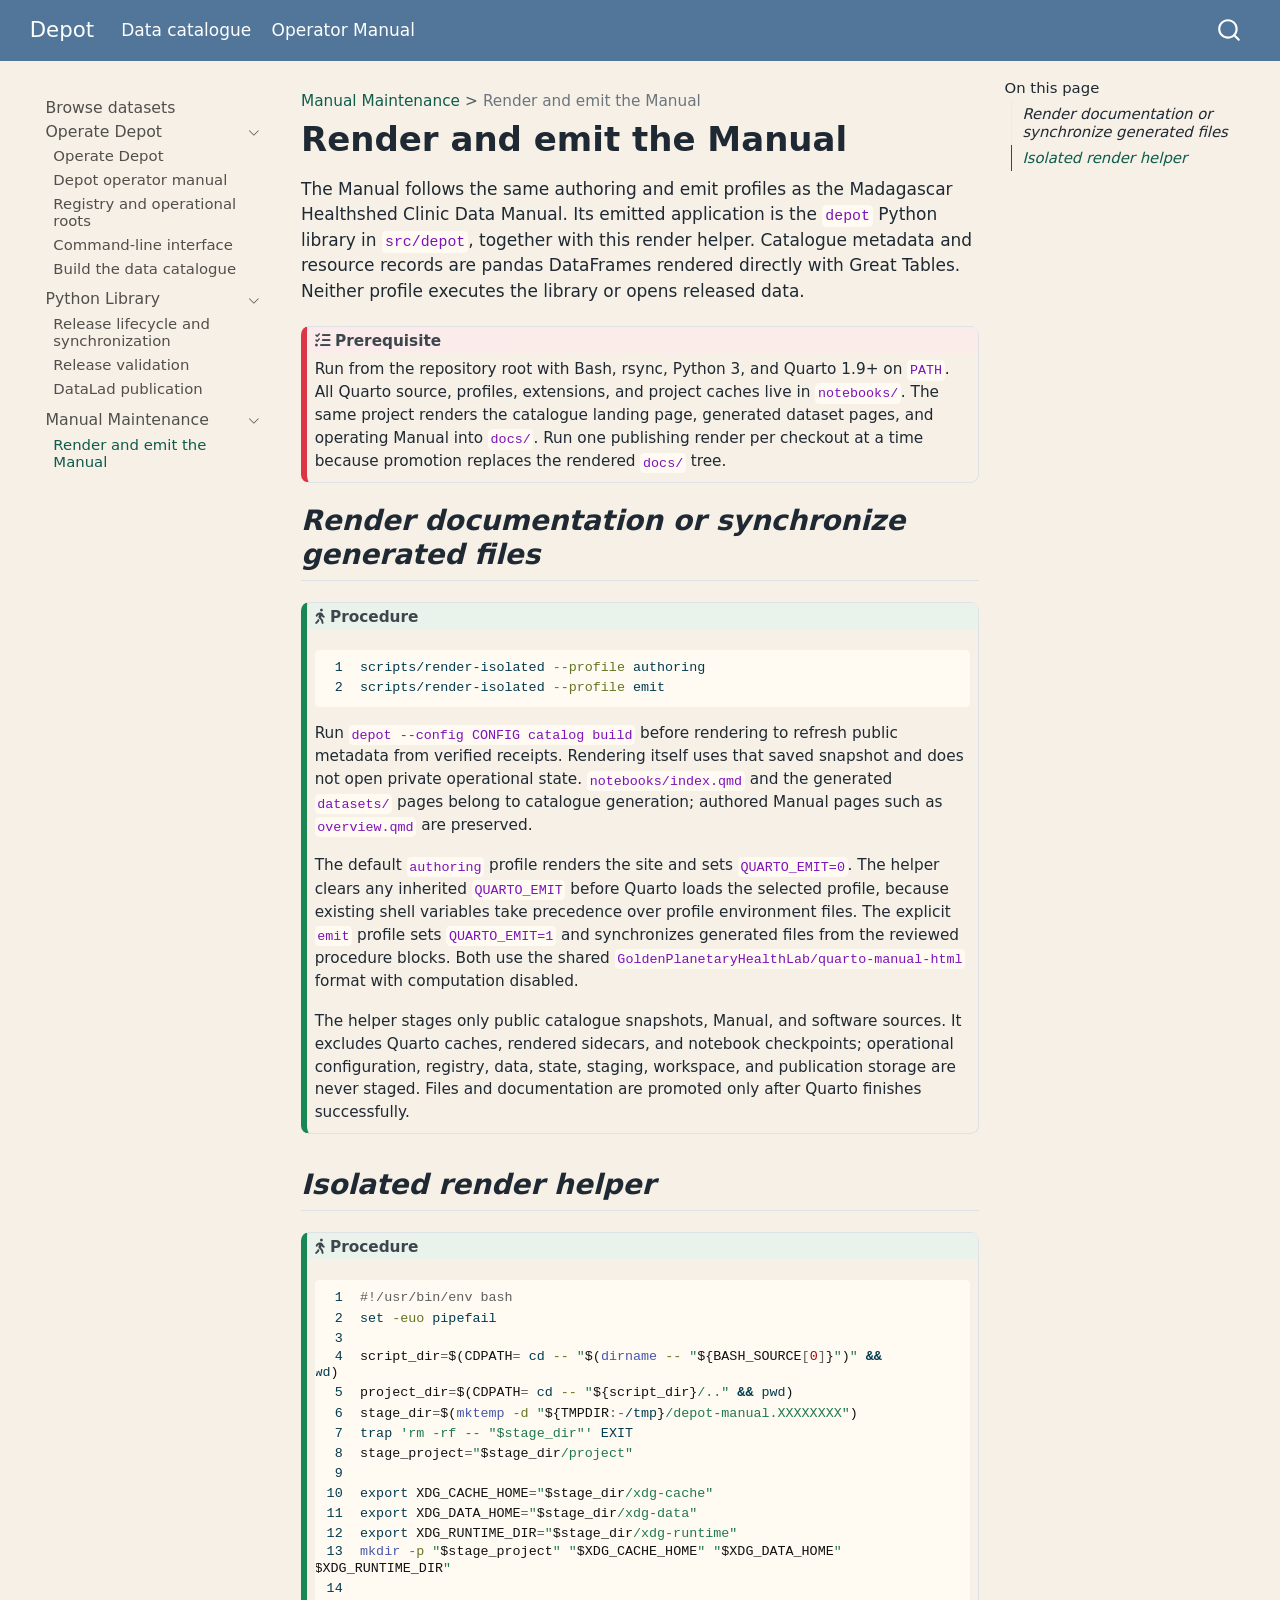
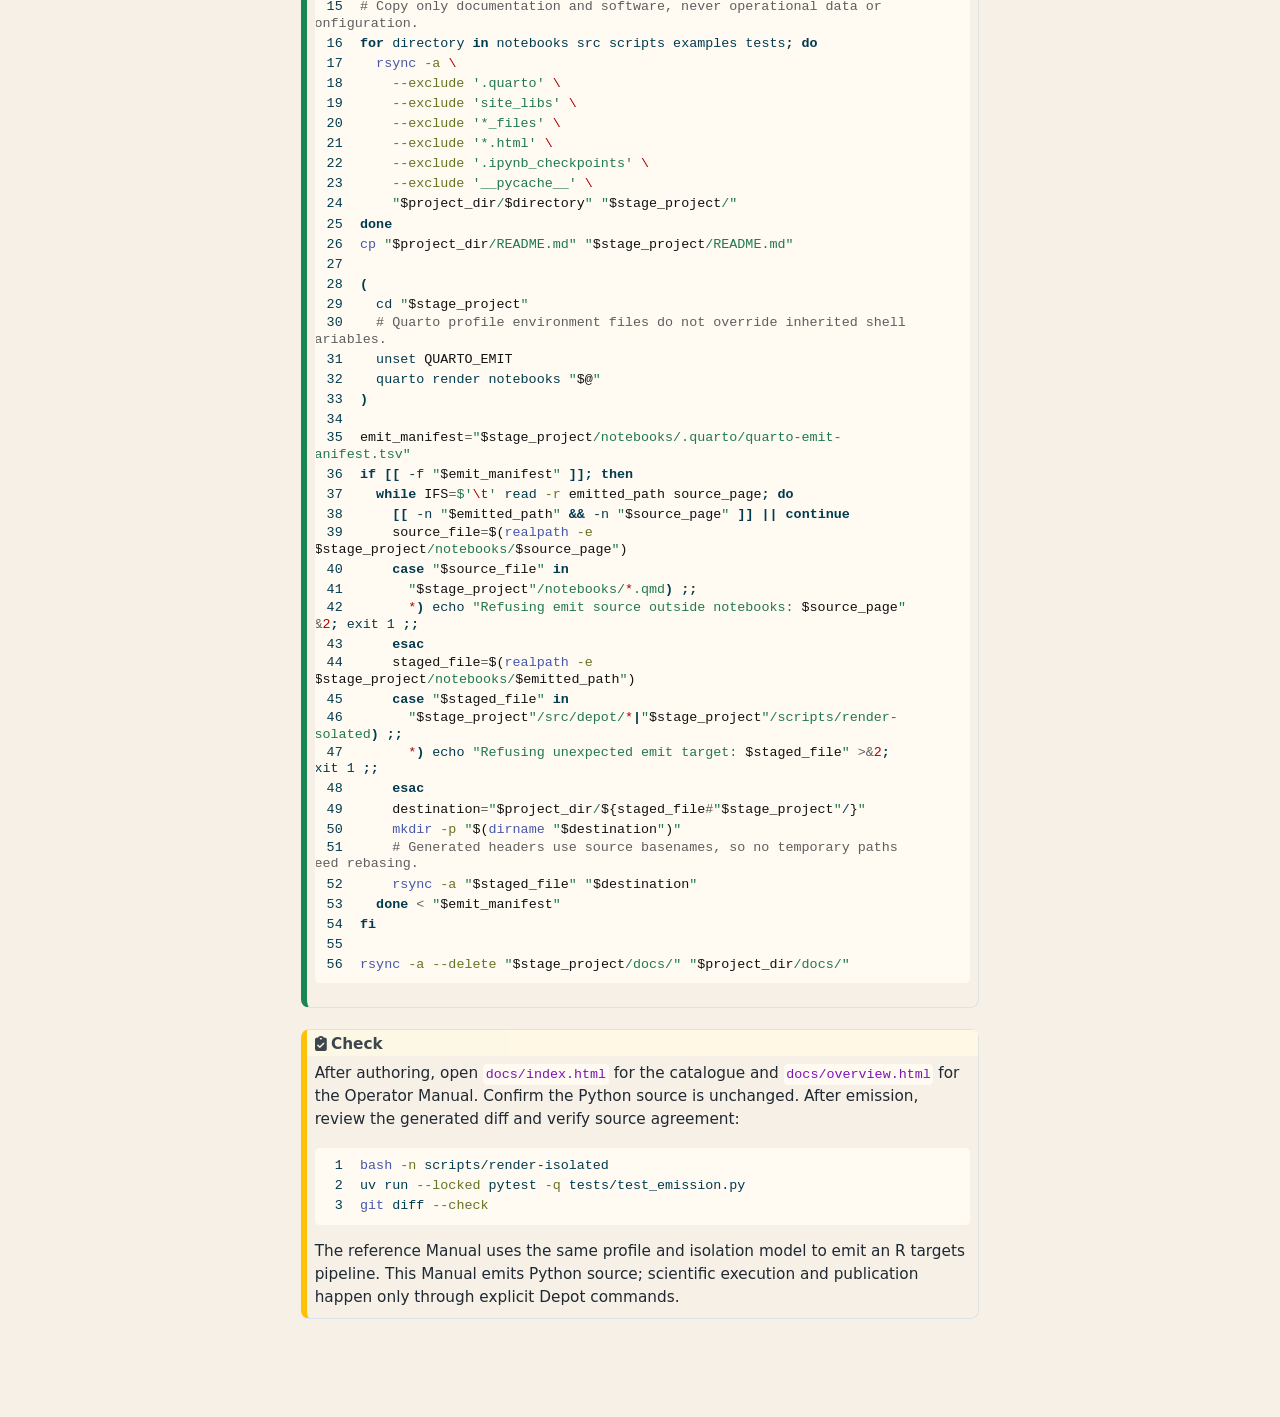
<file: docs/rendering.html>
<!DOCTYPE html>
<html xmlns="http://www.w3.org/1999/xhtml" lang="en" xml:lang="en"><head>

<meta charset="utf-8">
<meta name="generator" content="quarto-1.9.38">

<meta name="viewport" content="width=device-width, initial-scale=1.0, user-scalable=yes">


<title>Render and emit the Manual – Depot</title>
<style>
/* Default styles provided by pandoc.
** See https://pandoc.org/MANUAL.html#variables-for-html for config info.
*/
code{white-space: pre-wrap;}
span.smallcaps{font-variant: small-caps;}
div.columns{display: flex; gap: min(4vw, 1.5em);}
div.column{flex: auto; overflow-x: auto;}
div.hanging-indent{margin-left: 1.5em; text-indent: -1.5em;}
ul.task-list{list-style: none;}
ul.task-list li input[type="checkbox"] {
  width: 0.8em;
  margin: 0 0.8em 0.2em -1em; /* quarto-specific, see https://github.com/quarto-dev/quarto-cli/issues/4556 */ 
  vertical-align: middle;
}
/* CSS for syntax highlighting */
html { -webkit-text-size-adjust: 100%; }
pre > code.sourceCode { white-space: pre; position: relative; }
pre > code.sourceCode > span { display: inline-block; line-height: 1.25; }
pre > code.sourceCode > span:empty { height: 1.2em; }
.sourceCode { overflow: visible; }
code.sourceCode > span { color: inherit; text-decoration: inherit; }
div.sourceCode { margin: 1em 0; }
pre.sourceCode { margin: 0; }
@media screen {
div.sourceCode { overflow: auto; }
}
@media print {
pre > code.sourceCode { white-space: pre-wrap; }
pre > code.sourceCode > span { text-indent: -5em; padding-left: 5em; }
}
pre.numberSource code
  { counter-reset: source-line 0; }
pre.numberSource code > span
  { position: relative; left: -4em; counter-increment: source-line; }
pre.numberSource code > span > a:first-child::before
  { content: counter(source-line);
    position: relative; left: -1em; text-align: right; vertical-align: baseline;
    border: none; display: inline-block;
    -webkit-touch-callout: none; -webkit-user-select: none;
    -khtml-user-select: none; -moz-user-select: none;
    -ms-user-select: none; user-select: none;
    padding: 0 4px; width: 4em;
  }
pre.numberSource { margin-left: 3em;  padding-left: 4px; }
div.sourceCode
  {   }
@media screen {
pre > code.sourceCode > span > a:first-child::before { text-decoration: underline; }
}
</style>


<script src="site_libs/quarto-nav/quarto-nav.js"></script>
<script src="site_libs/quarto-nav/headroom.min.js"></script>
<script src="site_libs/clipboard/clipboard.min.js"></script>
<script src="site_libs/quarto-search/autocomplete.umd.js"></script>
<script src="site_libs/quarto-search/fuse.min.js"></script>
<script src="site_libs/quarto-search/quarto-search.js"></script>
<meta name="quarto:offset" content="./">
<script src="site_libs/quarto-html/quarto.js" type="module"></script>
<script src="site_libs/quarto-html/tabsets/tabsets.js" type="module"></script>
<script src="site_libs/quarto-html/popper.min.js"></script>
<script src="site_libs/quarto-html/tippy.umd.min.js"></script>
<script src="site_libs/quarto-html/anchor.min.js"></script>
<link href="site_libs/quarto-html/tippy.css" rel="stylesheet">
<link href="site_libs/quarto-html/quarto-syntax-highlighting-15634bcf2e68342d4ad2dfa704d543f6.css" rel="stylesheet" id="quarto-text-highlighting-styles">
<script src="site_libs/bootstrap/bootstrap.min.js"></script>
<link href="site_libs/bootstrap/bootstrap-icons.css" rel="stylesheet">
<link href="site_libs/bootstrap/bootstrap-123202c42a8f36db05ccdc08341afa36.min.css" rel="stylesheet" append-hash="true" id="quarto-bootstrap" data-mode="light">
<link href="site_libs/quarto-contrib/fontawesome6-6.7.2/all.min.css" rel="stylesheet">
<link href="site_libs/quarto-contrib/fontawesome6-6.7.2/latex-fontsize.css" rel="stylesheet">
<script id="quarto-search-options" type="application/json">{
  "location": "navbar",
  "copy-button": false,
  "collapse-after": 3,
  "panel-placement": "end",
  "type": "overlay",
  "limit": 50,
  "keyboard-shortcut": [
    "f",
    "/",
    "s"
  ],
  "show-item-context": false,
  "language": {
    "search-no-results-text": "No results",
    "search-matching-documents-text": "matching documents",
    "search-copy-link-title": "Copy link to search",
    "search-hide-matches-text": "Hide additional matches",
    "search-more-match-text": "more match in this document",
    "search-more-matches-text": "more matches in this document",
    "search-clear-button-title": "Clear",
    "search-text-placeholder": "",
    "search-detached-cancel-button-title": "Cancel",
    "search-submit-button-title": "Submit",
    "search-label": "Search"
  }
}</script>


</head>

<body class="nav-sidebar floating nav-fixed quarto-light">

<div id="quarto-search-results"></div>
  <header id="quarto-header" class="headroom fixed-top">
    <nav class="navbar navbar-expand-lg " data-bs-theme="dark">
      <div class="navbar-container container-fluid">
      <div class="navbar-brand-container mx-auto">
    <a class="navbar-brand" href="./index.html">
    <span class="navbar-title">Depot</span>
    </a>
  </div>
            <div id="quarto-search" class="" title="Search"></div>
          <button class="navbar-toggler" type="button" data-bs-toggle="collapse" data-bs-target="#navbarCollapse" aria-controls="navbarCollapse" role="menu" aria-expanded="false" aria-label="Toggle navigation" onclick="if (window.quartoToggleHeadroom) { window.quartoToggleHeadroom(); }">
  <span class="navbar-toggler-icon"></span>
</button>
          <div class="collapse navbar-collapse" id="navbarCollapse">
            <ul class="navbar-nav navbar-nav-scroll me-auto">
  <li class="nav-item">
    <a class="nav-link active" href="./index.html" aria-current="page"> 
<span class="menu-text">Data catalogue</span></a>
  </li>  
  <li class="nav-item">
    <a class="nav-link" href="./overview.html"> 
<span class="menu-text">Operator Manual</span></a>
  </li>  
</ul>
          </div> <!-- /navcollapse -->
            <div class="quarto-navbar-tools">
</div>
      </div> <!-- /container-fluid -->
    </nav>
  <nav class="quarto-secondary-nav">
    <div class="container-fluid d-flex">
      <button type="button" class="quarto-btn-toggle btn" data-bs-toggle="collapse" role="button" data-bs-target=".quarto-sidebar-collapse-item" aria-controls="quarto-sidebar" aria-expanded="false" aria-label="Toggle sidebar navigation" onclick="if (window.quartoToggleHeadroom) { window.quartoToggleHeadroom(); }">
        <i class="bi bi-layout-text-sidebar-reverse"></i>
      </button>
        <nav class="quarto-page-breadcrumbs" aria-label="breadcrumb"><ol class="breadcrumb"><li class="breadcrumb-item"><a href="./rendering.html">Manual Maintenance</a></li><li class="breadcrumb-item"><a href="./rendering.html">Render and emit the Manual</a></li></ol></nav>
        <a class="flex-grow-1" role="navigation" data-bs-toggle="collapse" data-bs-target=".quarto-sidebar-collapse-item" aria-controls="quarto-sidebar" aria-expanded="false" aria-label="Toggle sidebar navigation" onclick="if (window.quartoToggleHeadroom) { window.quartoToggleHeadroom(); }">      
        </a>
    </div>
  </nav>
</header>
<!-- content -->
<div id="quarto-content" class="quarto-container page-columns page-rows-contents page-layout-article page-navbar">
<!-- sidebar -->
  <nav id="quarto-sidebar" class="sidebar collapse collapse-horizontal quarto-sidebar-collapse-item sidebar-navigation floating overflow-auto">
    <div class="sidebar-menu-container"> 
    <ul class="list-unstyled mt-1">
        <li class="sidebar-item">
  <div class="sidebar-item-container"> 
  <a href="./index.html" class="sidebar-item-text sidebar-link">
 <span class="menu-text">Browse datasets</span></a>
  </div>
</li>
        <li class="sidebar-item sidebar-item-section">
      <div class="sidebar-item-container"> 
            <a class="sidebar-item-text sidebar-link text-start" data-bs-toggle="collapse" data-bs-target="#quarto-sidebar-section-1" role="navigation" aria-expanded="true">
 <span class="menu-text">Operate Depot</span></a>
          <a class="sidebar-item-toggle text-start" data-bs-toggle="collapse" data-bs-target="#quarto-sidebar-section-1" role="navigation" aria-expanded="true" aria-label="Toggle section">
            <i class="bi bi-chevron-right ms-2"></i>
          </a> 
      </div>
      <ul id="quarto-sidebar-section-1" class="collapse list-unstyled sidebar-section depth1 show">  
          <li class="sidebar-item">
  <div class="sidebar-item-container"> 
  <a href="./overview.html" class="sidebar-item-text sidebar-link">
 <span class="menu-text">Operate Depot</span></a>
  </div>
</li>
          <li class="sidebar-item">
  <div class="sidebar-item-container"> 
  <a href="./implementation.html" class="sidebar-item-text sidebar-link">
 <span class="menu-text">Depot operator manual</span></a>
  </div>
</li>
          <li class="sidebar-item">
  <div class="sidebar-item-container"> 
  <a href="./configuration.html" class="sidebar-item-text sidebar-link">
 <span class="menu-text">Registry and operational roots</span></a>
  </div>
</li>
          <li class="sidebar-item">
  <div class="sidebar-item-container"> 
  <a href="./command-line.html" class="sidebar-item-text sidebar-link">
 <span class="menu-text">Command-line interface</span></a>
  </div>
</li>
          <li class="sidebar-item">
  <div class="sidebar-item-container"> 
  <a href="./catalogue.html" class="sidebar-item-text sidebar-link">
 <span class="menu-text">Build the data catalogue</span></a>
  </div>
</li>
      </ul>
  </li>
        <li class="sidebar-item sidebar-item-section">
      <div class="sidebar-item-container"> 
            <a class="sidebar-item-text sidebar-link text-start" data-bs-toggle="collapse" data-bs-target="#quarto-sidebar-section-2" role="navigation" aria-expanded="true">
 <span class="menu-text">Python Library</span></a>
          <a class="sidebar-item-toggle text-start" data-bs-toggle="collapse" data-bs-target="#quarto-sidebar-section-2" role="navigation" aria-expanded="true" aria-label="Toggle section">
            <i class="bi bi-chevron-right ms-2"></i>
          </a> 
      </div>
      <ul id="quarto-sidebar-section-2" class="collapse list-unstyled sidebar-section depth1 show">  
          <li class="sidebar-item">
  <div class="sidebar-item-container"> 
  <a href="./lifecycle.html" class="sidebar-item-text sidebar-link">
 <span class="menu-text">Release lifecycle and synchronization</span></a>
  </div>
</li>
          <li class="sidebar-item">
  <div class="sidebar-item-container"> 
  <a href="./validation.html" class="sidebar-item-text sidebar-link">
 <span class="menu-text">Release validation</span></a>
  </div>
</li>
          <li class="sidebar-item">
  <div class="sidebar-item-container"> 
  <a href="./publication.html" class="sidebar-item-text sidebar-link">
 <span class="menu-text">DataLad publication</span></a>
  </div>
</li>
      </ul>
  </li>
        <li class="sidebar-item sidebar-item-section">
      <div class="sidebar-item-container"> 
            <a class="sidebar-item-text sidebar-link text-start" data-bs-toggle="collapse" data-bs-target="#quarto-sidebar-section-3" role="navigation" aria-expanded="true">
 <span class="menu-text">Manual Maintenance</span></a>
          <a class="sidebar-item-toggle text-start" data-bs-toggle="collapse" data-bs-target="#quarto-sidebar-section-3" role="navigation" aria-expanded="true" aria-label="Toggle section">
            <i class="bi bi-chevron-right ms-2"></i>
          </a> 
      </div>
      <ul id="quarto-sidebar-section-3" class="collapse list-unstyled sidebar-section depth1 show">  
          <li class="sidebar-item">
  <div class="sidebar-item-container"> 
  <a href="./rendering.html" class="sidebar-item-text sidebar-link active">
 <span class="menu-text">Render and emit the Manual</span></a>
  </div>
</li>
      </ul>
  </li>
    </ul>
    </div>
</nav>
<div id="quarto-sidebar-glass" class="quarto-sidebar-collapse-item" data-bs-toggle="collapse" data-bs-target=".quarto-sidebar-collapse-item"></div>
<!-- margin-sidebar -->
    <div id="quarto-margin-sidebar" class="sidebar margin-sidebar">
        <nav id="TOC" role="doc-toc" class="toc-active">
    <h2 id="toc-title">On this page</h2>
   
  <ul>
  <li><a href="#render-documentation-or-synchronize-generated-files" id="toc-render-documentation-or-synchronize-generated-files" class="nav-link active" data-scroll-target="#render-documentation-or-synchronize-generated-files"><em>Render documentation or synchronize generated files</em></a></li>
  <li><a href="#isolated-render-helper" id="toc-isolated-render-helper" class="nav-link" data-scroll-target="#isolated-render-helper"><em>Isolated render helper</em></a></li>
  </ul>
</nav>
    </div>
<!-- main -->
<main class="content" id="quarto-document-content">

<header id="title-block-header" class="quarto-title-block default"><nav class="quarto-page-breadcrumbs quarto-title-breadcrumbs d-none d-lg-block" aria-label="breadcrumb"><ol class="breadcrumb"><li class="breadcrumb-item"><a href="./rendering.html">Manual Maintenance</a></li><li class="breadcrumb-item"><a href="./rendering.html">Render and emit the Manual</a></li></ol></nav>
<div class="quarto-title">
<h1 class="title">Render and emit the Manual</h1>
</div>



<div class="quarto-title-meta">

    
  
    
  </div>
  


</header>


<p>The Manual follows the same authoring and emit profiles as the Madagascar Healthshed Clinic Data Manual. Its emitted application is the <code>depot</code> Python library in <code>src/depot</code>, together with this render helper. Catalogue metadata and resource records are pandas DataFrames rendered directly with Great Tables. Neither profile executes the library or opens released data.</p>
<div class="manual-prereq callout callout-style-default callout-important no-icon callout-titled" data-manual-kind="prereq">
<div class="callout-header d-flex align-content-center">
<div class="callout-icon-container">
<i class="callout-icon no-icon"></i>
</div>
<div class="callout-title-container flex-fill">
<span class="screen-reader-only">Important</span><i class="fa-solid fa-list-check" aria-label="list-check"></i> Prerequisite
</div>
</div>
<div class="callout-body-container callout-body">
<p>Run from the repository root with Bash, rsync, Python 3, and Quarto 1.9+ on <code>PATH</code>. All Quarto source, profiles, extensions, and project caches live in <code>notebooks/</code>. The same project renders the catalogue landing page, generated dataset pages, and operating Manual into <code>docs/</code>. Run one publishing render per checkout at a time because promotion replaces the rendered <code>docs/</code> tree.</p>
</div>
</div>
<section id="render-documentation-or-synchronize-generated-files" class="level2">
<h2 class="anchored" data-anchor-id="render-documentation-or-synchronize-generated-files"><em>Render documentation or synchronize generated files</em></h2>
<div class="manual-procedure callout callout-style-default callout-tip no-icon callout-titled" data-manual-kind="procedure">
<div class="callout-header d-flex align-content-center">
<div class="callout-icon-container">
<i class="callout-icon no-icon"></i>
</div>
<div class="callout-title-container flex-fill">
<span class="screen-reader-only">Tip</span><i class="fa-solid fa-person-walking" aria-label="person-walking"></i> Procedure
</div>
</div>
<div class="callout-body-container callout-body">
<div class="code-copy-outer-scaffold"><div class="sourceCode" id="cb1"><pre class="sourceCode numberSource sh number-lines code-with-copy"><code class="sourceCode bash"><span id="cb1-1"><a href="#cb1-1"></a><span class="ex">scripts/render-isolated</span> <span class="at">--profile</span> authoring</span>
<span id="cb1-2"><a href="#cb1-2"></a><span class="ex">scripts/render-isolated</span> <span class="at">--profile</span> emit</span></code></pre></div><button title="Copy to Clipboard" class="code-copy-button"><i class="bi"></i></button></div>
<p>Run <code>depot --config CONFIG catalog build</code> before rendering to refresh public metadata from verified receipts. Rendering itself uses that saved snapshot and does not open private operational state. <code>notebooks/index.qmd</code> and the generated <code>datasets/</code> pages belong to catalogue generation; authored Manual pages such as <code>overview.qmd</code> are preserved.</p>
<p>The default <code>authoring</code> profile renders the site and sets <code>QUARTO_EMIT=0</code>. The helper clears any inherited <code>QUARTO_EMIT</code> before Quarto loads the selected profile, because existing shell variables take precedence over profile environment files. The explicit <code>emit</code> profile sets <code>QUARTO_EMIT=1</code> and synchronizes generated files from the reviewed procedure blocks. Both use the shared <code>GoldenPlanetaryHealthLab/quarto-manual-html</code> format with computation disabled.</p>
<p>The helper stages only public catalogue snapshots, Manual, and software sources. It excludes Quarto caches, rendered sidecars, and notebook checkpoints; operational configuration, registry, data, state, staging, workspace, and publication storage are never staged. Files and documentation are promoted only after Quarto finishes successfully.</p>
</div>
</div>
</section>
<section id="isolated-render-helper" class="level2">
<h2 class="anchored" data-anchor-id="isolated-render-helper"><em>Isolated render helper</em></h2>
<div class="manual-procedure emit-script-sh callout callout-style-default callout-tip no-icon callout-titled" data-mode="0755" data-file="{{ emit.project_root }}/scripts/render-isolated" data-manual-kind="procedure">
<div class="callout-header d-flex align-content-center">
<div class="callout-icon-container">
<i class="callout-icon no-icon"></i>
</div>
<div class="callout-title-container flex-fill">
<span class="screen-reader-only">Tip</span><i class="fa-solid fa-person-walking" aria-label="person-walking"></i> Procedure
</div>
</div>
<div class="callout-body-container callout-body">
<div class="code-copy-outer-scaffold"><div class="sourceCode" id="cb2"><pre class="sourceCode numberSource bash number-lines code-with-copy"><code class="sourceCode bash"><span id="cb2-1"><a href="#cb2-1"></a><span class="co">#!/usr/bin/env bash</span></span>
<span id="cb2-2"><a href="#cb2-2"></a><span class="bu">set</span> <span class="at">-euo</span> pipefail</span>
<span id="cb2-3"><a href="#cb2-3"></a></span>
<span id="cb2-4"><a href="#cb2-4"></a><span class="va">script_dir</span><span class="op">=</span><span class="va">$(CDPATH</span><span class="op">=</span> <span class="bu">cd</span> <span class="at">--</span> <span class="st">"</span><span class="va">$(</span><span class="fu">dirname</span> <span class="at">--</span> <span class="st">"</span><span class="va">${BASH_SOURCE</span><span class="op">[</span><span class="dv">0</span><span class="op">]</span><span class="va">}</span><span class="st">"</span><span class="va">)</span><span class="st">"</span> <span class="kw">&amp;&amp;</span> <span class="bu">pwd</span><span class="va">)</span></span>
<span id="cb2-5"><a href="#cb2-5"></a><span class="va">project_dir</span><span class="op">=</span><span class="va">$(CDPATH</span><span class="op">=</span> <span class="bu">cd</span> <span class="at">--</span> <span class="st">"</span><span class="va">${script_dir}</span><span class="st">/.."</span> <span class="kw">&amp;&amp;</span> <span class="bu">pwd</span><span class="va">)</span></span>
<span id="cb2-6"><a href="#cb2-6"></a><span class="va">stage_dir</span><span class="op">=</span><span class="va">$(</span><span class="fu">mktemp</span> <span class="at">-d</span> <span class="st">"</span><span class="va">${TMPDIR</span><span class="op">:-</span>/tmp<span class="va">}</span><span class="st">/depot-manual.XXXXXXXX"</span><span class="va">)</span></span>
<span id="cb2-7"><a href="#cb2-7"></a><span class="bu">trap</span> <span class="st">'rm -rf -- "$stage_dir"'</span> EXIT</span>
<span id="cb2-8"><a href="#cb2-8"></a><span class="va">stage_project</span><span class="op">=</span><span class="st">"</span><span class="va">$stage_dir</span><span class="st">/project"</span></span>
<span id="cb2-9"><a href="#cb2-9"></a></span>
<span id="cb2-10"><a href="#cb2-10"></a><span class="bu">export</span> <span class="va">XDG_CACHE_HOME</span><span class="op">=</span><span class="st">"</span><span class="va">$stage_dir</span><span class="st">/xdg-cache"</span></span>
<span id="cb2-11"><a href="#cb2-11"></a><span class="bu">export</span> <span class="va">XDG_DATA_HOME</span><span class="op">=</span><span class="st">"</span><span class="va">$stage_dir</span><span class="st">/xdg-data"</span></span>
<span id="cb2-12"><a href="#cb2-12"></a><span class="bu">export</span> <span class="va">XDG_RUNTIME_DIR</span><span class="op">=</span><span class="st">"</span><span class="va">$stage_dir</span><span class="st">/xdg-runtime"</span></span>
<span id="cb2-13"><a href="#cb2-13"></a><span class="fu">mkdir</span> <span class="at">-p</span> <span class="st">"</span><span class="va">$stage_project</span><span class="st">"</span> <span class="st">"</span><span class="va">$XDG_CACHE_HOME</span><span class="st">"</span> <span class="st">"</span><span class="va">$XDG_DATA_HOME</span><span class="st">"</span> <span class="st">"</span><span class="va">$XDG_RUNTIME_DIR</span><span class="st">"</span></span>
<span id="cb2-14"><a href="#cb2-14"></a></span>
<span id="cb2-15"><a href="#cb2-15"></a><span class="co"># Copy only documentation and software, never operational data or configuration.</span></span>
<span id="cb2-16"><a href="#cb2-16"></a><span class="cf">for</span> directory <span class="kw">in</span> notebooks src scripts examples tests<span class="kw">;</span> <span class="cf">do</span></span>
<span id="cb2-17"><a href="#cb2-17"></a>  <span class="fu">rsync</span> <span class="at">-a</span> <span class="dt">\</span></span>
<span id="cb2-18"><a href="#cb2-18"></a>    <span class="at">--exclude</span> <span class="st">'.quarto'</span> <span class="dt">\</span></span>
<span id="cb2-19"><a href="#cb2-19"></a>    <span class="at">--exclude</span> <span class="st">'site_libs'</span> <span class="dt">\</span></span>
<span id="cb2-20"><a href="#cb2-20"></a>    <span class="at">--exclude</span> <span class="st">'*_files'</span> <span class="dt">\</span></span>
<span id="cb2-21"><a href="#cb2-21"></a>    <span class="at">--exclude</span> <span class="st">'*.html'</span> <span class="dt">\</span></span>
<span id="cb2-22"><a href="#cb2-22"></a>    <span class="at">--exclude</span> <span class="st">'.ipynb_checkpoints'</span> <span class="dt">\</span></span>
<span id="cb2-23"><a href="#cb2-23"></a>    <span class="at">--exclude</span> <span class="st">'__pycache__'</span> <span class="dt">\</span></span>
<span id="cb2-24"><a href="#cb2-24"></a>    <span class="st">"</span><span class="va">$project_dir</span><span class="st">/</span><span class="va">$directory</span><span class="st">"</span> <span class="st">"</span><span class="va">$stage_project</span><span class="st">/"</span></span>
<span id="cb2-25"><a href="#cb2-25"></a><span class="cf">done</span></span>
<span id="cb2-26"><a href="#cb2-26"></a><span class="fu">cp</span> <span class="st">"</span><span class="va">$project_dir</span><span class="st">/README.md"</span> <span class="st">"</span><span class="va">$stage_project</span><span class="st">/README.md"</span></span>
<span id="cb2-27"><a href="#cb2-27"></a></span>
<span id="cb2-28"><a href="#cb2-28"></a><span class="kw">(</span></span>
<span id="cb2-29"><a href="#cb2-29"></a>  <span class="bu">cd</span> <span class="st">"</span><span class="va">$stage_project</span><span class="st">"</span></span>
<span id="cb2-30"><a href="#cb2-30"></a>  <span class="co"># Quarto profile environment files do not override inherited shell variables.</span></span>
<span id="cb2-31"><a href="#cb2-31"></a>  <span class="bu">unset</span> <span class="va">QUARTO_EMIT</span></span>
<span id="cb2-32"><a href="#cb2-32"></a>  <span class="ex">quarto</span> render notebooks <span class="st">"</span><span class="va">$@</span><span class="st">"</span></span>
<span id="cb2-33"><a href="#cb2-33"></a><span class="kw">)</span></span>
<span id="cb2-34"><a href="#cb2-34"></a></span>
<span id="cb2-35"><a href="#cb2-35"></a><span class="va">emit_manifest</span><span class="op">=</span><span class="st">"</span><span class="va">$stage_project</span><span class="st">/notebooks/.quarto/quarto-emit-manifest.tsv"</span></span>
<span id="cb2-36"><a href="#cb2-36"></a><span class="cf">if</span> <span class="kw">[[</span> <span class="ot">-f</span> <span class="st">"</span><span class="va">$emit_manifest</span><span class="st">"</span> <span class="kw">]];</span> <span class="cf">then</span></span>
<span id="cb2-37"><a href="#cb2-37"></a>  <span class="cf">while</span> <span class="va">IFS</span><span class="op">=</span><span class="st">$'</span><span class="dt">\t</span><span class="st">'</span> <span class="bu">read</span> <span class="at">-r</span> <span class="va">emitted_path</span> <span class="va">source_page</span><span class="kw">;</span> <span class="cf">do</span></span>
<span id="cb2-38"><a href="#cb2-38"></a>    <span class="kw">[[</span> <span class="ot">-n</span> <span class="st">"</span><span class="va">$emitted_path</span><span class="st">"</span> <span class="kw">&amp;&amp;</span> <span class="ot">-n</span> <span class="st">"</span><span class="va">$source_page</span><span class="st">"</span> <span class="kw">]]</span> <span class="kw">||</span> <span class="cf">continue</span></span>
<span id="cb2-39"><a href="#cb2-39"></a>    <span class="va">source_file</span><span class="op">=</span><span class="va">$(</span><span class="fu">realpath</span> <span class="at">-e</span> <span class="st">"</span><span class="va">$stage_project</span><span class="st">/notebooks/</span><span class="va">$source_page</span><span class="st">"</span><span class="va">)</span></span>
<span id="cb2-40"><a href="#cb2-40"></a>    <span class="cf">case</span> <span class="st">"</span><span class="va">$source_file</span><span class="st">"</span> <span class="kw">in</span></span>
<span id="cb2-41"><a href="#cb2-41"></a>      <span class="st">"</span><span class="va">$stage_project</span><span class="st">"</span><span class="ss">/notebooks/</span><span class="pp">*</span><span class="ss">.qmd</span><span class="kw">)</span> <span class="cf">;;</span></span>
<span id="cb2-42"><a href="#cb2-42"></a>      <span class="pp">*</span><span class="kw">)</span> <span class="bu">echo</span> <span class="st">"Refusing emit source outside notebooks: </span><span class="va">$source_page</span><span class="st">"</span> <span class="op">&gt;&amp;</span><span class="dv">2</span><span class="kw">;</span> <span class="bu">exit</span> 1 <span class="cf">;;</span></span>
<span id="cb2-43"><a href="#cb2-43"></a>    <span class="cf">esac</span></span>
<span id="cb2-44"><a href="#cb2-44"></a>    <span class="va">staged_file</span><span class="op">=</span><span class="va">$(</span><span class="fu">realpath</span> <span class="at">-e</span> <span class="st">"</span><span class="va">$stage_project</span><span class="st">/notebooks/</span><span class="va">$emitted_path</span><span class="st">"</span><span class="va">)</span></span>
<span id="cb2-45"><a href="#cb2-45"></a>    <span class="cf">case</span> <span class="st">"</span><span class="va">$staged_file</span><span class="st">"</span> <span class="kw">in</span></span>
<span id="cb2-46"><a href="#cb2-46"></a>      <span class="st">"</span><span class="va">$stage_project</span><span class="st">"</span><span class="ss">/src/depot/</span><span class="pp">*</span><span class="kw">|</span><span class="st">"</span><span class="va">$stage_project</span><span class="st">"</span><span class="ss">/scripts/render-isolated</span><span class="kw">)</span> <span class="cf">;;</span></span>
<span id="cb2-47"><a href="#cb2-47"></a>      <span class="pp">*</span><span class="kw">)</span> <span class="bu">echo</span> <span class="st">"Refusing unexpected emit target: </span><span class="va">$staged_file</span><span class="st">"</span> <span class="op">&gt;&amp;</span><span class="dv">2</span><span class="kw">;</span> <span class="bu">exit</span> 1 <span class="cf">;;</span></span>
<span id="cb2-48"><a href="#cb2-48"></a>    <span class="cf">esac</span></span>
<span id="cb2-49"><a href="#cb2-49"></a>    <span class="va">destination</span><span class="op">=</span><span class="st">"</span><span class="va">$project_dir</span><span class="st">/</span><span class="va">${staged_file</span><span class="op">#</span><span class="st">"</span><span class="va">$stage_project</span><span class="st">"</span>/<span class="va">}</span><span class="st">"</span></span>
<span id="cb2-50"><a href="#cb2-50"></a>    <span class="fu">mkdir</span> <span class="at">-p</span> <span class="st">"</span><span class="va">$(</span><span class="fu">dirname</span> <span class="st">"</span><span class="va">$destination</span><span class="st">"</span><span class="va">)</span><span class="st">"</span></span>
<span id="cb2-51"><a href="#cb2-51"></a>    <span class="co"># Generated headers use source basenames, so no temporary paths need rebasing.</span></span>
<span id="cb2-52"><a href="#cb2-52"></a>    <span class="fu">rsync</span> <span class="at">-a</span> <span class="st">"</span><span class="va">$staged_file</span><span class="st">"</span> <span class="st">"</span><span class="va">$destination</span><span class="st">"</span></span>
<span id="cb2-53"><a href="#cb2-53"></a>  <span class="cf">done</span> <span class="op">&lt;</span> <span class="st">"</span><span class="va">$emit_manifest</span><span class="st">"</span></span>
<span id="cb2-54"><a href="#cb2-54"></a><span class="cf">fi</span></span>
<span id="cb2-55"><a href="#cb2-55"></a></span>
<span id="cb2-56"><a href="#cb2-56"></a><span class="fu">rsync</span> <span class="at">-a</span> <span class="at">--delete</span> <span class="st">"</span><span class="va">$stage_project</span><span class="st">/docs/"</span> <span class="st">"</span><span class="va">$project_dir</span><span class="st">/docs/"</span></span></code></pre></div><button title="Copy to Clipboard" class="code-copy-button"><i class="bi"></i></button></div>
</div>
</div>
<div class="manual-check callout callout-style-default callout-warning no-icon callout-titled" data-manual-kind="check">
<div class="callout-header d-flex align-content-center">
<div class="callout-icon-container">
<i class="callout-icon no-icon"></i>
</div>
<div class="callout-title-container flex-fill">
<span class="screen-reader-only">Warning</span><i class="fa-solid fa-clipboard-check" aria-label="clipboard-check"></i> Check
</div>
</div>
<div class="callout-body-container callout-body">
<p>After authoring, open <code>docs/index.html</code> for the catalogue and <code>docs/overview.html</code> for the Operator Manual. Confirm the Python source is unchanged. After emission, review the generated diff and verify source agreement:</p>
<div class="code-copy-outer-scaffold"><div class="sourceCode" id="cb3"><pre class="sourceCode numberSource sh number-lines code-with-copy"><code class="sourceCode bash"><span id="cb3-1"><a href="#cb3-1"></a><span class="fu">bash</span> <span class="at">-n</span> scripts/render-isolated</span>
<span id="cb3-2"><a href="#cb3-2"></a><span class="ex">uv</span> run <span class="at">--locked</span> pytest <span class="at">-q</span> tests/test_emission.py</span>
<span id="cb3-3"><a href="#cb3-3"></a><span class="fu">git</span> diff <span class="at">--check</span></span></code></pre></div><button title="Copy to Clipboard" class="code-copy-button"><i class="bi"></i></button></div>
<p>The reference Manual uses the same profile and isolation model to emit an R targets pipeline. This Manual emits Python source; scientific execution and publication happen only through explicit Depot commands.</p>
</div>
</div>


</section>

</main> <!-- /main -->
<script id="quarto-html-after-body" type="application/javascript">
  window.document.addEventListener("DOMContentLoaded", function (event) {
    const icon = "";
    const anchorJS = new window.AnchorJS();
    anchorJS.options = {
      placement: 'right',
      icon: icon
    };
    anchorJS.add('.anchored');
    const isCodeAnnotation = (el) => {
      for (const clz of el.classList) {
        if (clz.startsWith('code-annotation-')) {                     
          return true;
        }
      }
      return false;
    }
    const onCopySuccess = function(e) {
      // button target
      const button = e.trigger;
      // don't keep focus
      button.blur();
      // flash "checked"
      button.classList.add('code-copy-button-checked');
      var currentTitle = button.getAttribute("title");
      button.setAttribute("title", "Copied!");
      let tooltip;
      if (window.bootstrap) {
        button.setAttribute("data-bs-toggle", "tooltip");
        button.setAttribute("data-bs-placement", "left");
        button.setAttribute("data-bs-title", "Copied!");
        tooltip = new bootstrap.Tooltip(button, 
          { trigger: "manual", 
            customClass: "code-copy-button-tooltip",
            offset: [0, -8]});
        tooltip.show();    
      }
      setTimeout(function() {
        if (tooltip) {
          tooltip.hide();
          button.removeAttribute("data-bs-title");
          button.removeAttribute("data-bs-toggle");
          button.removeAttribute("data-bs-placement");
        }
        button.setAttribute("title", currentTitle);
        button.classList.remove('code-copy-button-checked');
      }, 1000);
      // clear code selection
      e.clearSelection();
    }
    const getTextToCopy = function(trigger) {
      const outerScaffold = trigger.parentElement.cloneNode(true);
      const codeEl = outerScaffold.querySelector('code');
      for (const childEl of codeEl.children) {
        if (isCodeAnnotation(childEl)) {
          childEl.remove();
        }
      }
      return codeEl.innerText;
    }
    const clipboard = new window.ClipboardJS('.code-copy-button:not([data-in-quarto-modal])', {
      text: getTextToCopy
    });
    clipboard.on('success', onCopySuccess);
    if (window.document.getElementById('quarto-embedded-source-code-modal')) {
      const clipboardModal = new window.ClipboardJS('.code-copy-button[data-in-quarto-modal]', {
        text: getTextToCopy,
        container: window.document.getElementById('quarto-embedded-source-code-modal')
      });
      clipboardModal.on('success', onCopySuccess);
    }
      var localhostRegex = new RegExp(/^(?:http|https):\/\/localhost\:?[0-9]*\//);
      var mailtoRegex = new RegExp(/^mailto:/);
        var filterRegex = new RegExp('/' + window.location.host + '/');
      var isInternal = (href) => {
          return filterRegex.test(href) || localhostRegex.test(href) || mailtoRegex.test(href);
      }
      // Inspect non-navigation links and adorn them if external
     var links = window.document.querySelectorAll('a[href]:not(.nav-link):not(.navbar-brand):not(.toc-action):not(.sidebar-link):not(.sidebar-item-toggle):not(.pagination-link):not(.no-external):not([aria-hidden]):not(.dropdown-item):not(.quarto-navigation-tool):not(.about-link)');
      for (var i=0; i<links.length; i++) {
        const link = links[i];
        if (!isInternal(link.href)) {
          // undo the damage that might have been done by quarto-nav.js in the case of
          // links that we want to consider external
          if (link.dataset.originalHref !== undefined) {
            link.href = link.dataset.originalHref;
          }
        }
      }
    function tippyHover(el, contentFn, onTriggerFn, onUntriggerFn) {
      const config = {
        allowHTML: true,
        maxWidth: 500,
        delay: 100,
        arrow: false,
        appendTo: function(el) {
            return el.parentElement;
        },
        interactive: true,
        interactiveBorder: 10,
        theme: 'quarto',
        placement: 'bottom-start',
      };
      if (contentFn) {
        config.content = contentFn;
      }
      if (onTriggerFn) {
        config.onTrigger = onTriggerFn;
      }
      if (onUntriggerFn) {
        config.onUntrigger = onUntriggerFn;
      }
      window.tippy(el, config); 
    }
    const noterefs = window.document.querySelectorAll('a[role="doc-noteref"]');
    for (var i=0; i<noterefs.length; i++) {
      const ref = noterefs[i];
      tippyHover(ref, function() {
        // use id or data attribute instead here
        let href = ref.getAttribute('data-footnote-href') || ref.getAttribute('href');
        try { href = new URL(href).hash; } catch {}
        const id = href.replace(/^#\/?/, "");
        const note = window.document.getElementById(id);
        if (note) {
          return note.innerHTML;
        } else {
          return "";
        }
      });
    }
    const xrefs = window.document.querySelectorAll('a.quarto-xref');
    const processXRef = (id, note) => {
      // Strip column container classes
      const stripColumnClz = (el) => {
        el.classList.remove("page-full", "page-columns");
        if (el.children) {
          for (const child of el.children) {
            stripColumnClz(child);
          }
        }
      }
      stripColumnClz(note)
      if (id === null || id.startsWith('sec-')) {
        // Special case sections, only their first couple elements
        const container = document.createElement("div");
        if (note.children && note.children.length > 2) {
          container.appendChild(note.children[0].cloneNode(true));
          for (let i = 1; i < note.children.length; i++) {
            const child = note.children[i];
            if (child.tagName === "P" && child.innerText === "") {
              continue;
            } else {
              container.appendChild(child.cloneNode(true));
              break;
            }
          }
          if (window.Quarto?.typesetMath) {
            window.Quarto.typesetMath(container);
          }
          return container.innerHTML
        } else {
          if (window.Quarto?.typesetMath) {
            window.Quarto.typesetMath(note);
          }
          return note.innerHTML;
        }
      } else {
        // Remove any anchor links if they are present
        const anchorLink = note.querySelector('a.anchorjs-link');
        if (anchorLink) {
          anchorLink.remove();
        }
        if (window.Quarto?.typesetMath) {
          window.Quarto.typesetMath(note);
        }
        if (note.classList.contains("callout")) {
          return note.outerHTML;
        } else {
          return note.innerHTML;
        }
      }
    }
    for (var i=0; i<xrefs.length; i++) {
      const xref = xrefs[i];
      tippyHover(xref, undefined, function(instance) {
        instance.disable();
        let url = xref.getAttribute('href');
        let hash = undefined; 
        if (url.startsWith('#')) {
          hash = url;
        } else {
          try { hash = new URL(url).hash; } catch {}
        }
        if (hash) {
          const id = hash.replace(/^#\/?/, "");
          const note = window.document.getElementById(id);
          if (note !== null) {
            try {
              const html = processXRef(id, note.cloneNode(true));
              instance.setContent(html);
            } finally {
              instance.enable();
              instance.show();
            }
          } else {
            // See if we can fetch this
            fetch(url.split('#')[0])
            .then(res => res.text())
            .then(html => {
              const parser = new DOMParser();
              const htmlDoc = parser.parseFromString(html, "text/html");
              const note = htmlDoc.getElementById(id);
              if (note !== null) {
                const html = processXRef(id, note);
                instance.setContent(html);
              } 
            }).finally(() => {
              instance.enable();
              instance.show();
            });
          }
        } else {
          // See if we can fetch a full url (with no hash to target)
          // This is a special case and we should probably do some content thinning / targeting
          fetch(url)
          .then(res => res.text())
          .then(html => {
            const parser = new DOMParser();
            const htmlDoc = parser.parseFromString(html, "text/html");
            const note = htmlDoc.querySelector('main.content');
            if (note !== null) {
              // This should only happen for chapter cross references
              // (since there is no id in the URL)
              // remove the first header
              if (note.children.length > 0 && note.children[0].tagName === "HEADER") {
                note.children[0].remove();
              }
              const html = processXRef(null, note);
              instance.setContent(html);
            } 
          }).finally(() => {
            instance.enable();
            instance.show();
          });
        }
      }, function(instance) {
      });
    }
        let selectedAnnoteEl;
        const selectorForAnnotation = ( cell, annotation) => {
          let cellAttr = 'data-code-cell="' + cell + '"';
          let lineAttr = 'data-code-annotation="' +  annotation + '"';
          const selector = 'span[' + cellAttr + '][' + lineAttr + ']';
          return selector;
        }
        const selectCodeLines = (annoteEl) => {
          const doc = window.document;
          const targetCell = annoteEl.getAttribute("data-target-cell");
          const targetAnnotation = annoteEl.getAttribute("data-target-annotation");
          const annoteSpan = window.document.querySelector(selectorForAnnotation(targetCell, targetAnnotation));
          const lines = annoteSpan.getAttribute("data-code-lines").split(",");
          const lineIds = lines.map((line) => {
            return targetCell + "-" + line;
          })
          let top = null;
          let height = null;
          let parent = null;
          if (lineIds.length > 0) {
              //compute the position of the single el (top and bottom and make a div)
              const el = window.document.getElementById(lineIds[0]);
              top = el.offsetTop;
              height = el.offsetHeight;
              parent = el.parentElement.parentElement;
            if (lineIds.length > 1) {
              const lastEl = window.document.getElementById(lineIds[lineIds.length - 1]);
              const bottom = lastEl.offsetTop + lastEl.offsetHeight;
              height = bottom - top;
            }
            if (top !== null && height !== null && parent !== null) {
              // cook up a div (if necessary) and position it 
              let div = window.document.getElementById("code-annotation-line-highlight");
              if (div === null) {
                div = window.document.createElement("div");
                div.setAttribute("id", "code-annotation-line-highlight");
                div.style.position = 'absolute';
                parent.appendChild(div);
              }
              div.style.top = top - 2 + "px";
              div.style.height = height + 4 + "px";
              div.style.left = 0;
              let gutterDiv = window.document.getElementById("code-annotation-line-highlight-gutter");
              if (gutterDiv === null) {
                gutterDiv = window.document.createElement("div");
                gutterDiv.setAttribute("id", "code-annotation-line-highlight-gutter");
                gutterDiv.style.position = 'absolute';
                const codeCell = window.document.getElementById(targetCell);
                const gutter = codeCell.querySelector('.code-annotation-gutter');
                gutter.appendChild(gutterDiv);
              }
              gutterDiv.style.top = top - 2 + "px";
              gutterDiv.style.height = height + 4 + "px";
            }
            selectedAnnoteEl = annoteEl;
          }
        };
        const unselectCodeLines = () => {
          const elementsIds = ["code-annotation-line-highlight", "code-annotation-line-highlight-gutter"];
          elementsIds.forEach((elId) => {
            const div = window.document.getElementById(elId);
            if (div) {
              div.remove();
            }
          });
          selectedAnnoteEl = undefined;
        };
          // Handle positioning of the toggle
      window.addEventListener(
        "resize",
        throttle(() => {
          elRect = undefined;
          if (selectedAnnoteEl) {
            selectCodeLines(selectedAnnoteEl);
          }
        }, 10)
      );
      function throttle(fn, ms) {
      let throttle = false;
      let timer;
        return (...args) => {
          if(!throttle) { // first call gets through
              fn.apply(this, args);
              throttle = true;
          } else { // all the others get throttled
              if(timer) clearTimeout(timer); // cancel #2
              timer = setTimeout(() => {
                fn.apply(this, args);
                timer = throttle = false;
              }, ms);
          }
        };
      }
        // Attach click handler to the DT
        const annoteDls = window.document.querySelectorAll('dt[data-target-cell]');
        for (const annoteDlNode of annoteDls) {
          annoteDlNode.addEventListener('click', (event) => {
            const clickedEl = event.target;
            if (clickedEl !== selectedAnnoteEl) {
              unselectCodeLines();
              const activeEl = window.document.querySelector('dt[data-target-cell].code-annotation-active');
              if (activeEl) {
                activeEl.classList.remove('code-annotation-active');
              }
              selectCodeLines(clickedEl);
              clickedEl.classList.add('code-annotation-active');
            } else {
              // Unselect the line
              unselectCodeLines();
              clickedEl.classList.remove('code-annotation-active');
            }
          });
        }
    const findCites = (el) => {
      const parentEl = el.parentElement;
      if (parentEl) {
        const cites = parentEl.dataset.cites;
        if (cites) {
          return {
            el,
            cites: cites.split(' ')
          };
        } else {
          return findCites(el.parentElement)
        }
      } else {
        return undefined;
      }
    };
    var bibliorefs = window.document.querySelectorAll('a[role="doc-biblioref"]');
    for (var i=0; i<bibliorefs.length; i++) {
      const ref = bibliorefs[i];
      const citeInfo = findCites(ref);
      if (citeInfo) {
        tippyHover(citeInfo.el, function() {
          var popup = window.document.createElement('div');
          citeInfo.cites.forEach(function(cite) {
            var citeDiv = window.document.createElement('div');
            citeDiv.classList.add('hanging-indent');
            citeDiv.classList.add('csl-entry');
            var biblioDiv = window.document.getElementById('ref-' + cite);
            if (biblioDiv) {
              citeDiv.innerHTML = biblioDiv.innerHTML;
            }
            popup.appendChild(citeDiv);
          });
          return popup.innerHTML;
        });
      }
    }
  });
  </script>
</div> <!-- /content -->




</body></html>
</file>
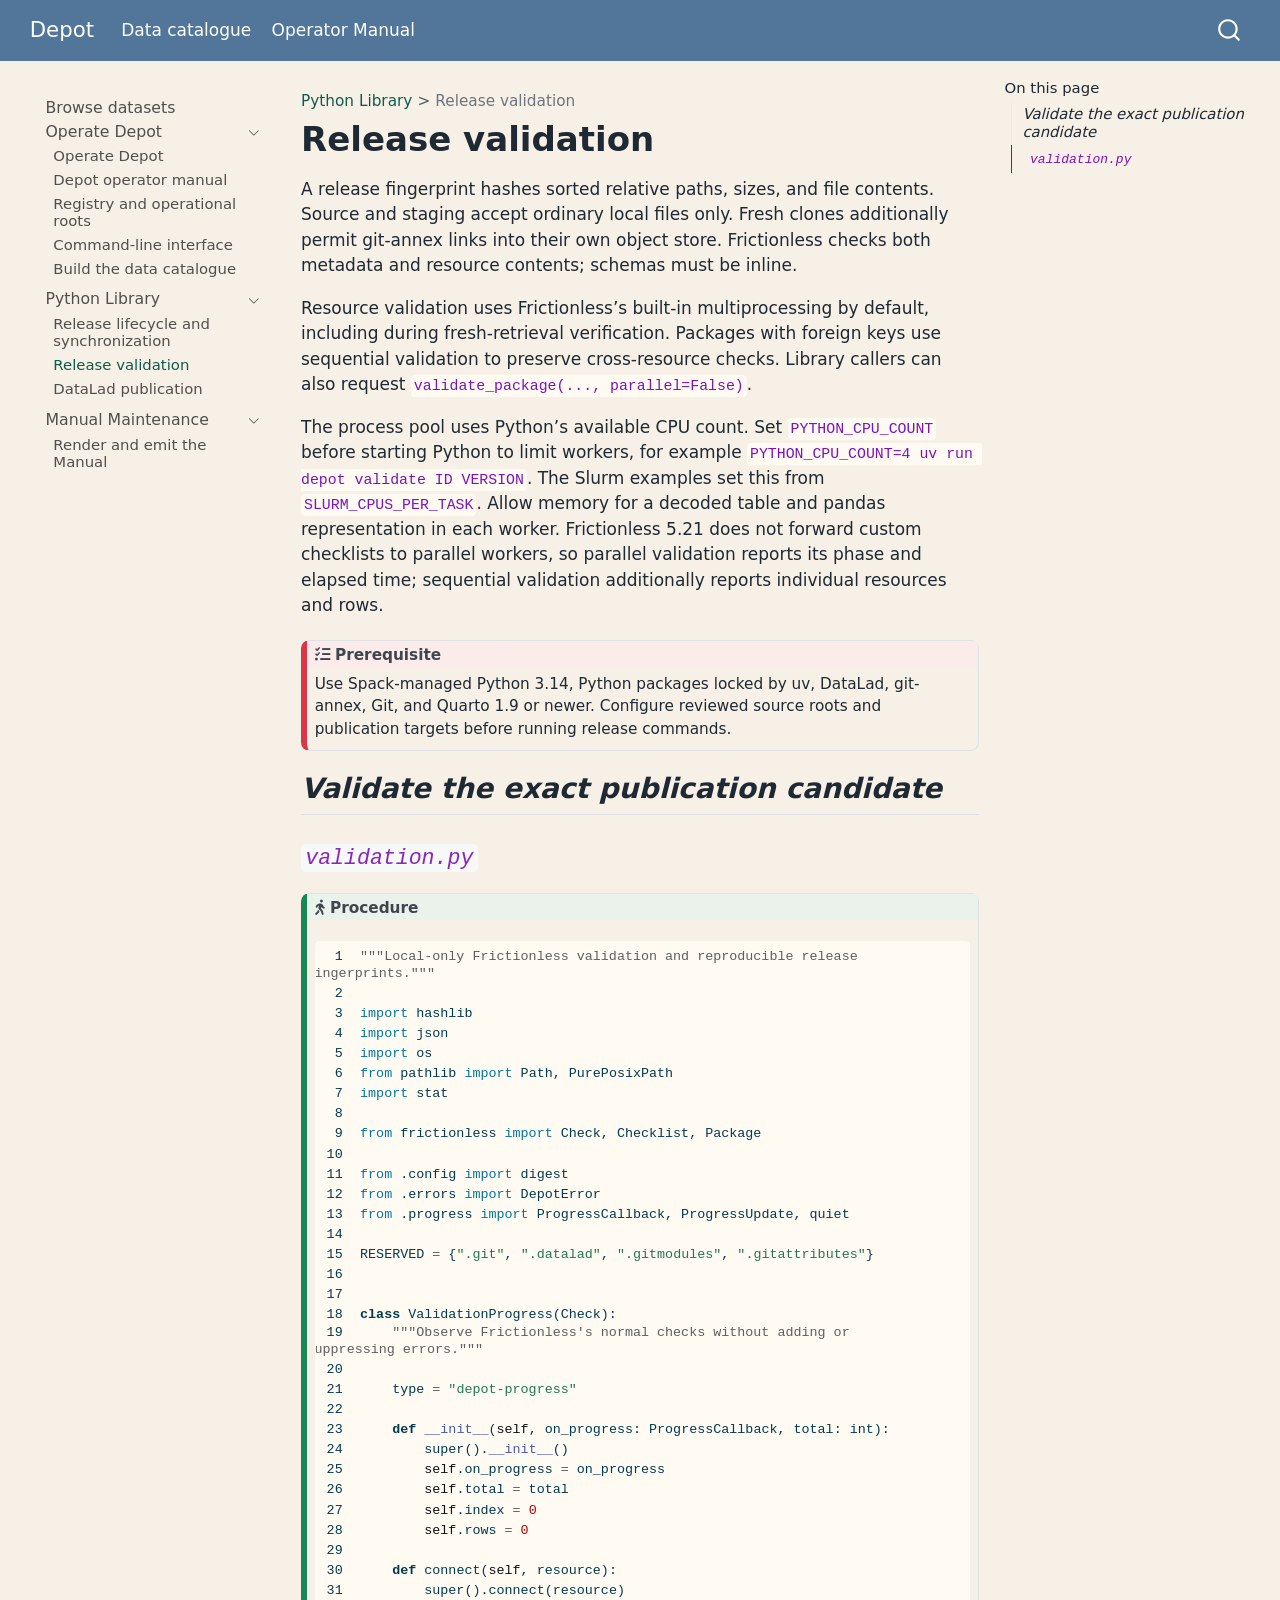
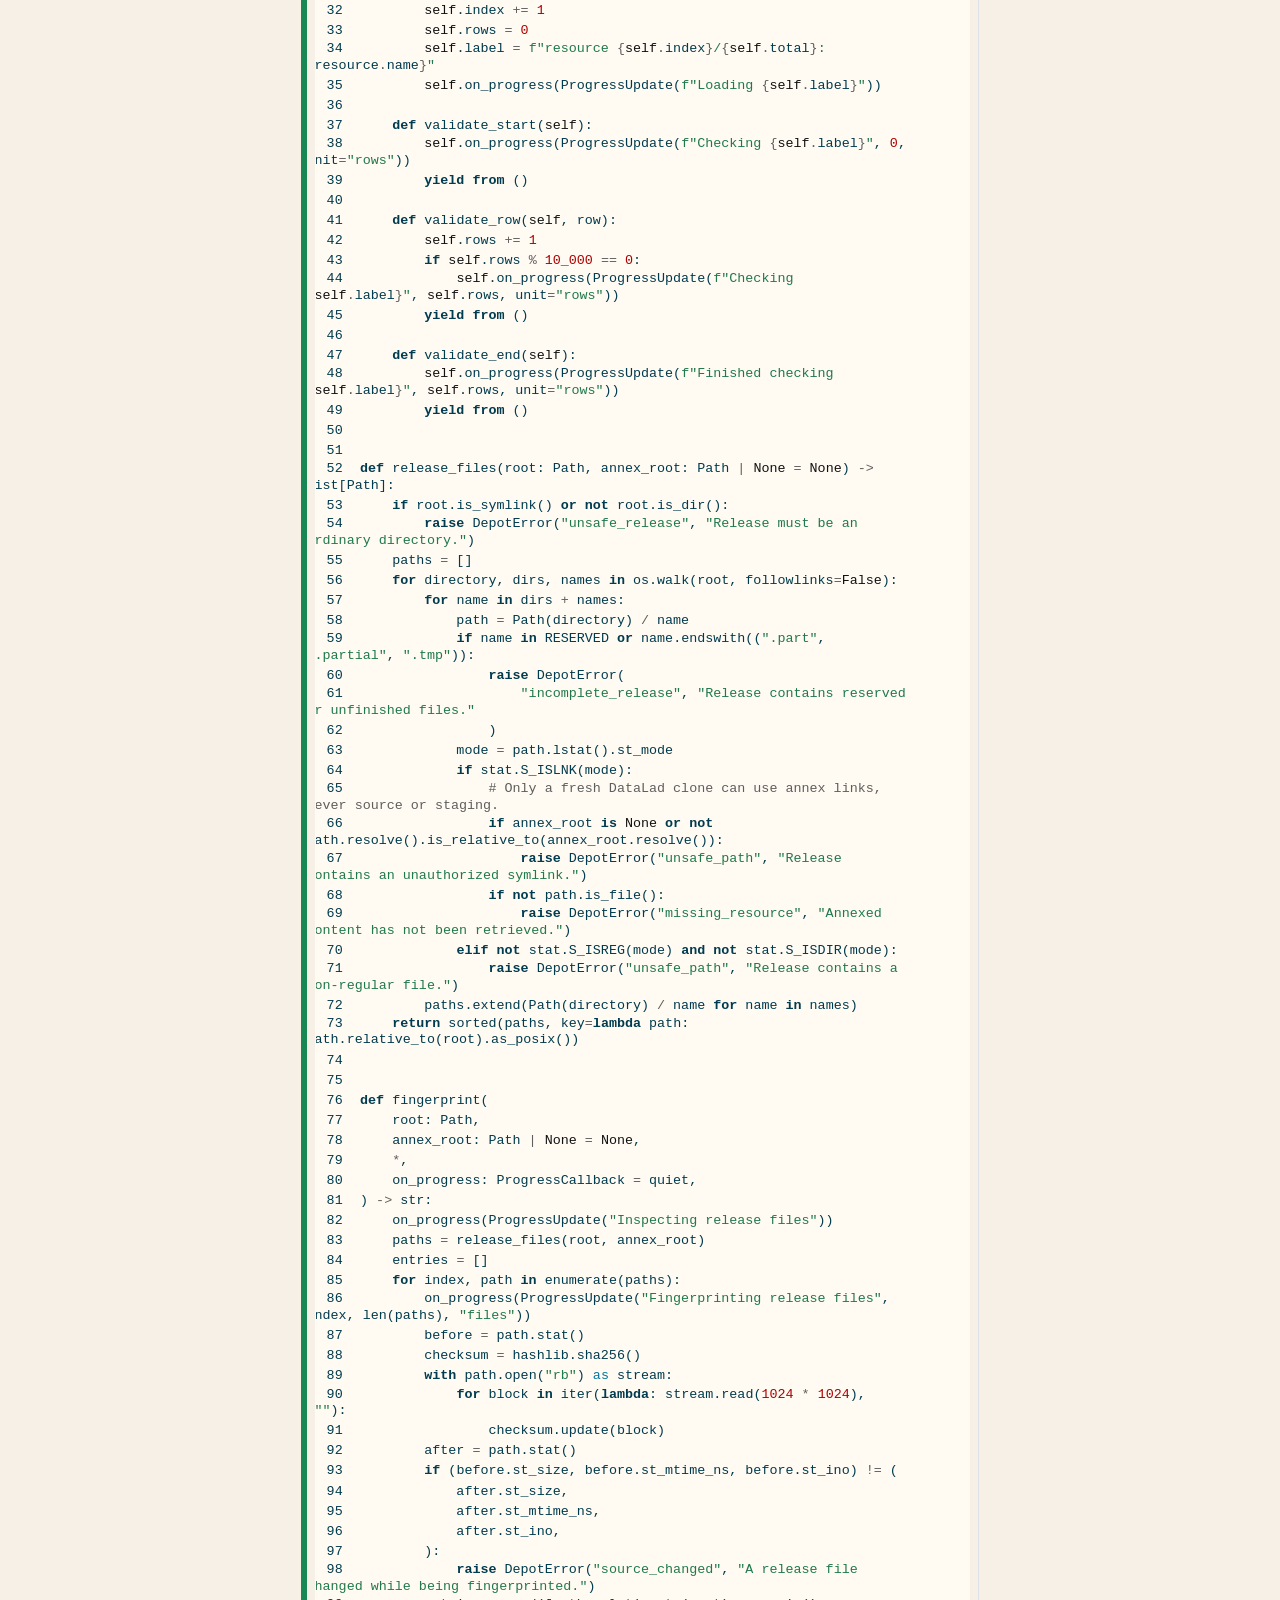
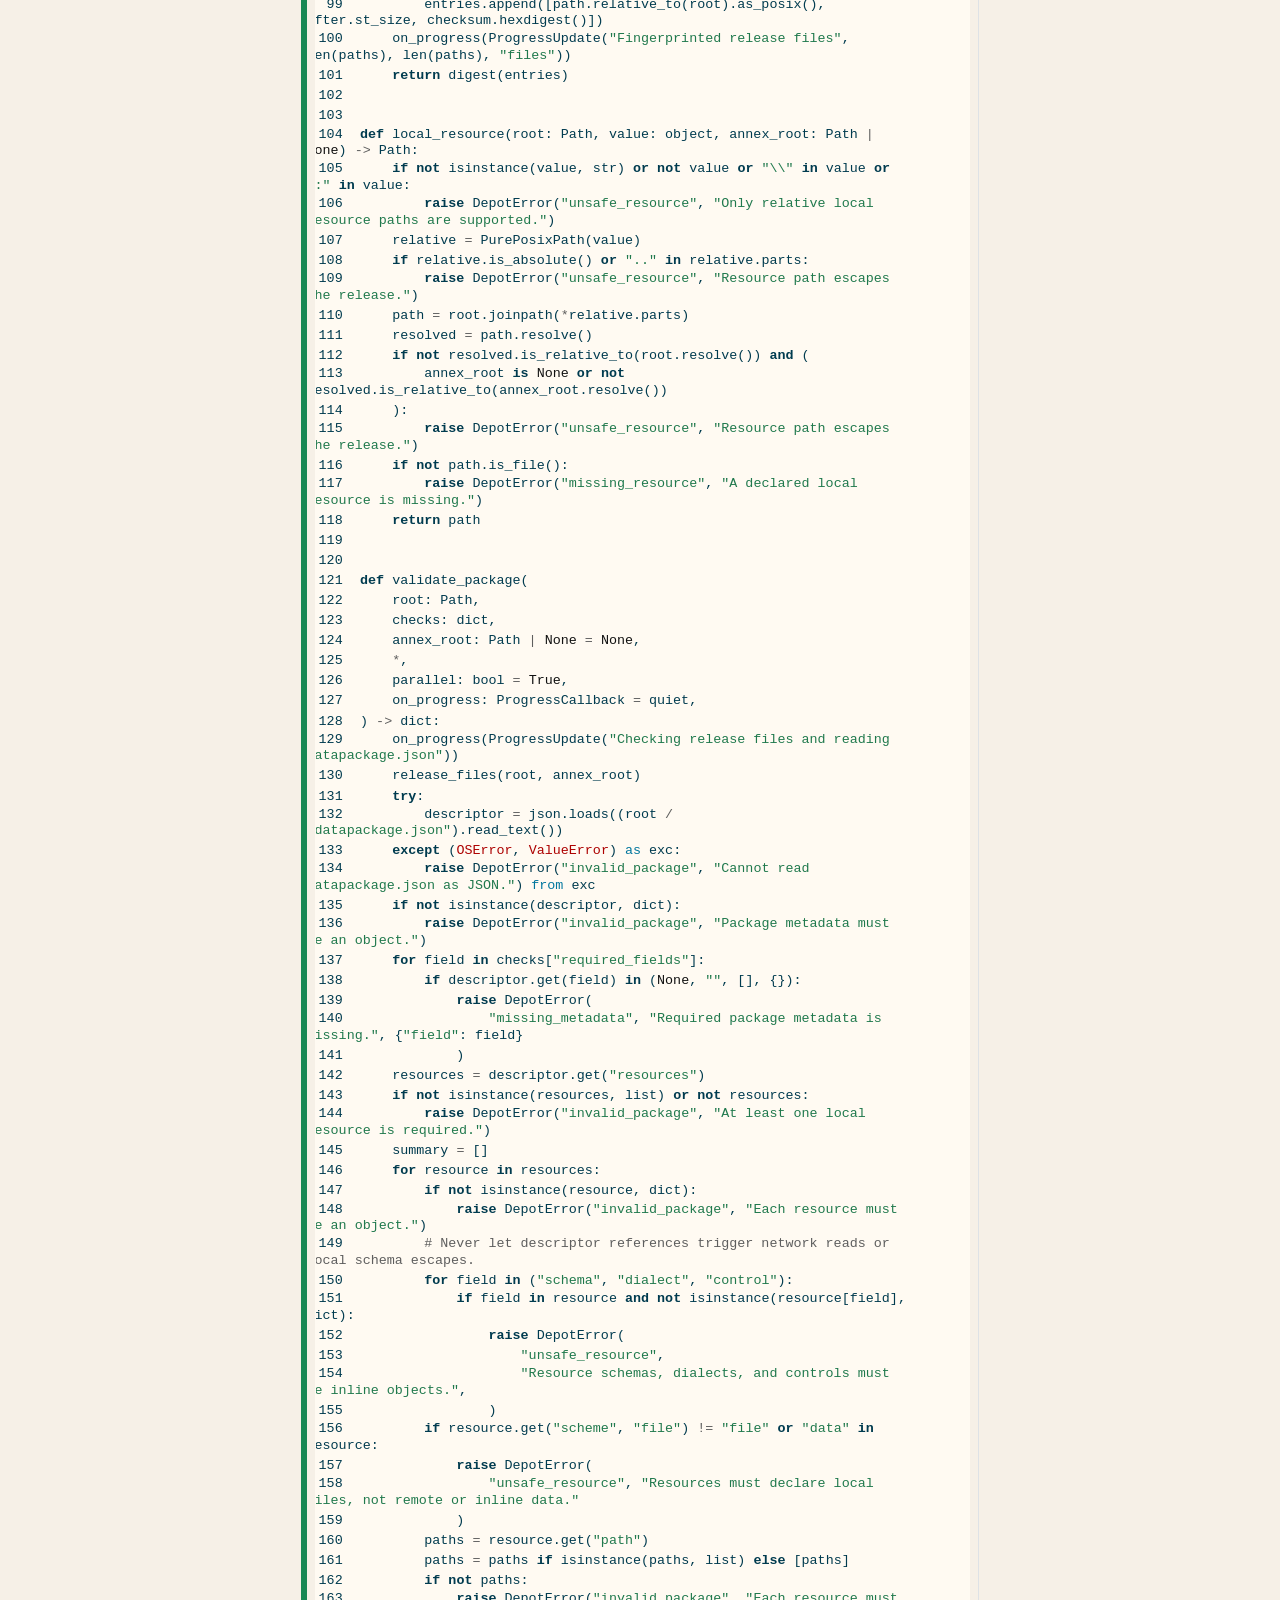
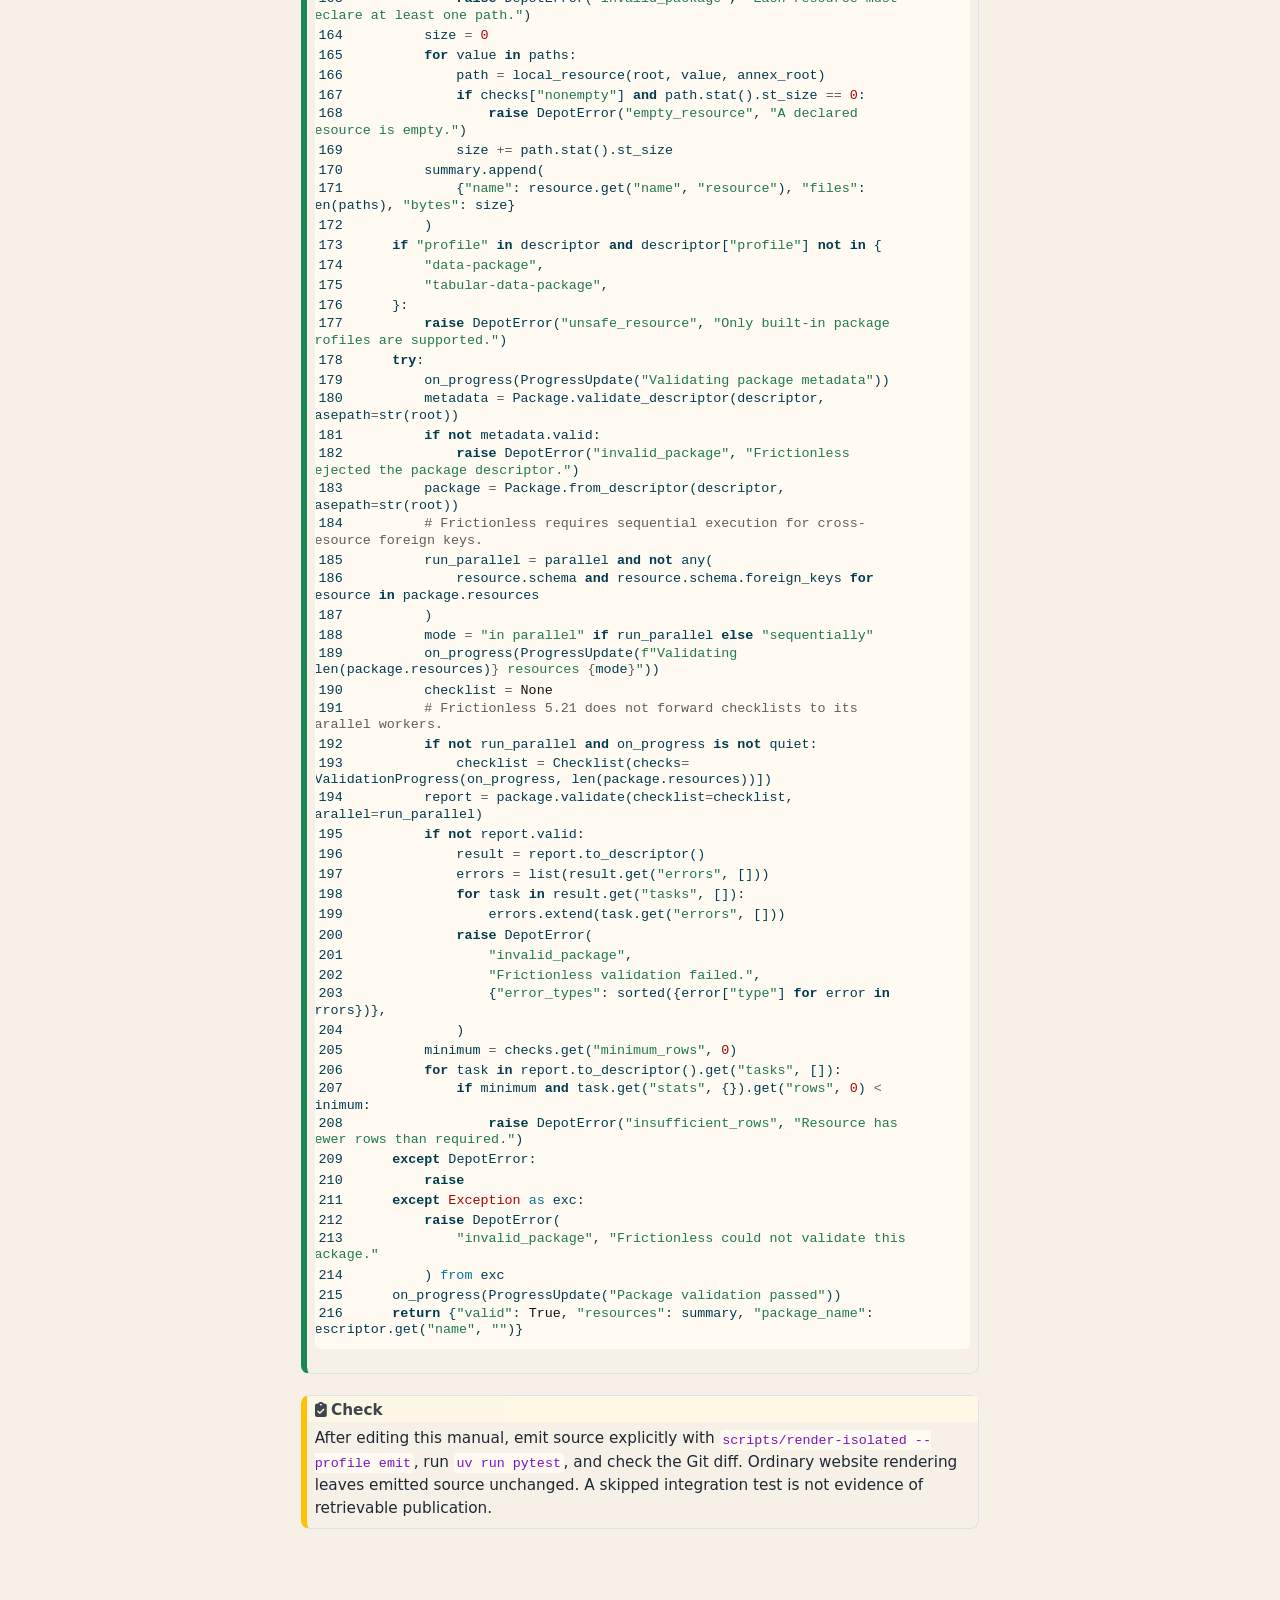
<file: docs/validation.html>
<!DOCTYPE html>
<html xmlns="http://www.w3.org/1999/xhtml" lang="en" xml:lang="en"><head>

<meta charset="utf-8">
<meta name="generator" content="quarto-1.9.38">

<meta name="viewport" content="width=device-width, initial-scale=1.0, user-scalable=yes">


<title>Release validation – Depot</title>
<style>
/* Default styles provided by pandoc.
** See https://pandoc.org/MANUAL.html#variables-for-html for config info.
*/
code{white-space: pre-wrap;}
span.smallcaps{font-variant: small-caps;}
div.columns{display: flex; gap: min(4vw, 1.5em);}
div.column{flex: auto; overflow-x: auto;}
div.hanging-indent{margin-left: 1.5em; text-indent: -1.5em;}
ul.task-list{list-style: none;}
ul.task-list li input[type="checkbox"] {
  width: 0.8em;
  margin: 0 0.8em 0.2em -1em; /* quarto-specific, see https://github.com/quarto-dev/quarto-cli/issues/4556 */ 
  vertical-align: middle;
}
/* CSS for syntax highlighting */
html { -webkit-text-size-adjust: 100%; }
pre > code.sourceCode { white-space: pre; position: relative; }
pre > code.sourceCode > span { display: inline-block; line-height: 1.25; }
pre > code.sourceCode > span:empty { height: 1.2em; }
.sourceCode { overflow: visible; }
code.sourceCode > span { color: inherit; text-decoration: inherit; }
div.sourceCode { margin: 1em 0; }
pre.sourceCode { margin: 0; }
@media screen {
div.sourceCode { overflow: auto; }
}
@media print {
pre > code.sourceCode { white-space: pre-wrap; }
pre > code.sourceCode > span { text-indent: -5em; padding-left: 5em; }
}
pre.numberSource code
  { counter-reset: source-line 0; }
pre.numberSource code > span
  { position: relative; left: -4em; counter-increment: source-line; }
pre.numberSource code > span > a:first-child::before
  { content: counter(source-line);
    position: relative; left: -1em; text-align: right; vertical-align: baseline;
    border: none; display: inline-block;
    -webkit-touch-callout: none; -webkit-user-select: none;
    -khtml-user-select: none; -moz-user-select: none;
    -ms-user-select: none; user-select: none;
    padding: 0 4px; width: 4em;
  }
pre.numberSource { margin-left: 3em;  padding-left: 4px; }
div.sourceCode
  {   }
@media screen {
pre > code.sourceCode > span > a:first-child::before { text-decoration: underline; }
}
</style>


<script src="site_libs/quarto-nav/quarto-nav.js"></script>
<script src="site_libs/quarto-nav/headroom.min.js"></script>
<script src="site_libs/clipboard/clipboard.min.js"></script>
<script src="site_libs/quarto-search/autocomplete.umd.js"></script>
<script src="site_libs/quarto-search/fuse.min.js"></script>
<script src="site_libs/quarto-search/quarto-search.js"></script>
<meta name="quarto:offset" content="./">
<script src="site_libs/quarto-html/quarto.js" type="module"></script>
<script src="site_libs/quarto-html/tabsets/tabsets.js" type="module"></script>
<script src="site_libs/quarto-html/popper.min.js"></script>
<script src="site_libs/quarto-html/tippy.umd.min.js"></script>
<script src="site_libs/quarto-html/anchor.min.js"></script>
<link href="site_libs/quarto-html/tippy.css" rel="stylesheet">
<link href="site_libs/quarto-html/quarto-syntax-highlighting-15634bcf2e68342d4ad2dfa704d543f6.css" rel="stylesheet" id="quarto-text-highlighting-styles">
<script src="site_libs/bootstrap/bootstrap.min.js"></script>
<link href="site_libs/bootstrap/bootstrap-icons.css" rel="stylesheet">
<link href="site_libs/bootstrap/bootstrap-123202c42a8f36db05ccdc08341afa36.min.css" rel="stylesheet" append-hash="true" id="quarto-bootstrap" data-mode="light">
<link href="site_libs/quarto-contrib/fontawesome6-6.7.2/all.min.css" rel="stylesheet">
<link href="site_libs/quarto-contrib/fontawesome6-6.7.2/latex-fontsize.css" rel="stylesheet">
<script id="quarto-search-options" type="application/json">{
  "location": "navbar",
  "copy-button": false,
  "collapse-after": 3,
  "panel-placement": "end",
  "type": "overlay",
  "limit": 50,
  "keyboard-shortcut": [
    "f",
    "/",
    "s"
  ],
  "show-item-context": false,
  "language": {
    "search-no-results-text": "No results",
    "search-matching-documents-text": "matching documents",
    "search-copy-link-title": "Copy link to search",
    "search-hide-matches-text": "Hide additional matches",
    "search-more-match-text": "more match in this document",
    "search-more-matches-text": "more matches in this document",
    "search-clear-button-title": "Clear",
    "search-text-placeholder": "",
    "search-detached-cancel-button-title": "Cancel",
    "search-submit-button-title": "Submit",
    "search-label": "Search"
  }
}</script>


</head>

<body class="nav-sidebar floating nav-fixed quarto-light">

<div id="quarto-search-results"></div>
  <header id="quarto-header" class="headroom fixed-top">
    <nav class="navbar navbar-expand-lg " data-bs-theme="dark">
      <div class="navbar-container container-fluid">
      <div class="navbar-brand-container mx-auto">
    <a class="navbar-brand" href="./index.html">
    <span class="navbar-title">Depot</span>
    </a>
  </div>
            <div id="quarto-search" class="" title="Search"></div>
          <button class="navbar-toggler" type="button" data-bs-toggle="collapse" data-bs-target="#navbarCollapse" aria-controls="navbarCollapse" role="menu" aria-expanded="false" aria-label="Toggle navigation" onclick="if (window.quartoToggleHeadroom) { window.quartoToggleHeadroom(); }">
  <span class="navbar-toggler-icon"></span>
</button>
          <div class="collapse navbar-collapse" id="navbarCollapse">
            <ul class="navbar-nav navbar-nav-scroll me-auto">
  <li class="nav-item">
    <a class="nav-link active" href="./index.html" aria-current="page"> 
<span class="menu-text">Data catalogue</span></a>
  </li>  
  <li class="nav-item">
    <a class="nav-link" href="./overview.html"> 
<span class="menu-text">Operator Manual</span></a>
  </li>  
</ul>
          </div> <!-- /navcollapse -->
            <div class="quarto-navbar-tools">
</div>
      </div> <!-- /container-fluid -->
    </nav>
  <nav class="quarto-secondary-nav">
    <div class="container-fluid d-flex">
      <button type="button" class="quarto-btn-toggle btn" data-bs-toggle="collapse" role="button" data-bs-target=".quarto-sidebar-collapse-item" aria-controls="quarto-sidebar" aria-expanded="false" aria-label="Toggle sidebar navigation" onclick="if (window.quartoToggleHeadroom) { window.quartoToggleHeadroom(); }">
        <i class="bi bi-layout-text-sidebar-reverse"></i>
      </button>
        <nav class="quarto-page-breadcrumbs" aria-label="breadcrumb"><ol class="breadcrumb"><li class="breadcrumb-item"><a href="./lifecycle.html">Python Library</a></li><li class="breadcrumb-item"><a href="./validation.html">Release validation</a></li></ol></nav>
        <a class="flex-grow-1" role="navigation" data-bs-toggle="collapse" data-bs-target=".quarto-sidebar-collapse-item" aria-controls="quarto-sidebar" aria-expanded="false" aria-label="Toggle sidebar navigation" onclick="if (window.quartoToggleHeadroom) { window.quartoToggleHeadroom(); }">      
        </a>
    </div>
  </nav>
</header>
<!-- content -->
<div id="quarto-content" class="quarto-container page-columns page-rows-contents page-layout-article page-navbar">
<!-- sidebar -->
  <nav id="quarto-sidebar" class="sidebar collapse collapse-horizontal quarto-sidebar-collapse-item sidebar-navigation floating overflow-auto">
    <div class="sidebar-menu-container"> 
    <ul class="list-unstyled mt-1">
        <li class="sidebar-item">
  <div class="sidebar-item-container"> 
  <a href="./index.html" class="sidebar-item-text sidebar-link">
 <span class="menu-text">Browse datasets</span></a>
  </div>
</li>
        <li class="sidebar-item sidebar-item-section">
      <div class="sidebar-item-container"> 
            <a class="sidebar-item-text sidebar-link text-start" data-bs-toggle="collapse" data-bs-target="#quarto-sidebar-section-1" role="navigation" aria-expanded="true">
 <span class="menu-text">Operate Depot</span></a>
          <a class="sidebar-item-toggle text-start" data-bs-toggle="collapse" data-bs-target="#quarto-sidebar-section-1" role="navigation" aria-expanded="true" aria-label="Toggle section">
            <i class="bi bi-chevron-right ms-2"></i>
          </a> 
      </div>
      <ul id="quarto-sidebar-section-1" class="collapse list-unstyled sidebar-section depth1 show">  
          <li class="sidebar-item">
  <div class="sidebar-item-container"> 
  <a href="./overview.html" class="sidebar-item-text sidebar-link">
 <span class="menu-text">Operate Depot</span></a>
  </div>
</li>
          <li class="sidebar-item">
  <div class="sidebar-item-container"> 
  <a href="./implementation.html" class="sidebar-item-text sidebar-link">
 <span class="menu-text">Depot operator manual</span></a>
  </div>
</li>
          <li class="sidebar-item">
  <div class="sidebar-item-container"> 
  <a href="./configuration.html" class="sidebar-item-text sidebar-link">
 <span class="menu-text">Registry and operational roots</span></a>
  </div>
</li>
          <li class="sidebar-item">
  <div class="sidebar-item-container"> 
  <a href="./command-line.html" class="sidebar-item-text sidebar-link">
 <span class="menu-text">Command-line interface</span></a>
  </div>
</li>
          <li class="sidebar-item">
  <div class="sidebar-item-container"> 
  <a href="./catalogue.html" class="sidebar-item-text sidebar-link">
 <span class="menu-text">Build the data catalogue</span></a>
  </div>
</li>
      </ul>
  </li>
        <li class="sidebar-item sidebar-item-section">
      <div class="sidebar-item-container"> 
            <a class="sidebar-item-text sidebar-link text-start" data-bs-toggle="collapse" data-bs-target="#quarto-sidebar-section-2" role="navigation" aria-expanded="true">
 <span class="menu-text">Python Library</span></a>
          <a class="sidebar-item-toggle text-start" data-bs-toggle="collapse" data-bs-target="#quarto-sidebar-section-2" role="navigation" aria-expanded="true" aria-label="Toggle section">
            <i class="bi bi-chevron-right ms-2"></i>
          </a> 
      </div>
      <ul id="quarto-sidebar-section-2" class="collapse list-unstyled sidebar-section depth1 show">  
          <li class="sidebar-item">
  <div class="sidebar-item-container"> 
  <a href="./lifecycle.html" class="sidebar-item-text sidebar-link">
 <span class="menu-text">Release lifecycle and synchronization</span></a>
  </div>
</li>
          <li class="sidebar-item">
  <div class="sidebar-item-container"> 
  <a href="./validation.html" class="sidebar-item-text sidebar-link active">
 <span class="menu-text">Release validation</span></a>
  </div>
</li>
          <li class="sidebar-item">
  <div class="sidebar-item-container"> 
  <a href="./publication.html" class="sidebar-item-text sidebar-link">
 <span class="menu-text">DataLad publication</span></a>
  </div>
</li>
      </ul>
  </li>
        <li class="sidebar-item sidebar-item-section">
      <div class="sidebar-item-container"> 
            <a class="sidebar-item-text sidebar-link text-start" data-bs-toggle="collapse" data-bs-target="#quarto-sidebar-section-3" role="navigation" aria-expanded="true">
 <span class="menu-text">Manual Maintenance</span></a>
          <a class="sidebar-item-toggle text-start" data-bs-toggle="collapse" data-bs-target="#quarto-sidebar-section-3" role="navigation" aria-expanded="true" aria-label="Toggle section">
            <i class="bi bi-chevron-right ms-2"></i>
          </a> 
      </div>
      <ul id="quarto-sidebar-section-3" class="collapse list-unstyled sidebar-section depth1 show">  
          <li class="sidebar-item">
  <div class="sidebar-item-container"> 
  <a href="./rendering.html" class="sidebar-item-text sidebar-link">
 <span class="menu-text">Render and emit the Manual</span></a>
  </div>
</li>
      </ul>
  </li>
    </ul>
    </div>
</nav>
<div id="quarto-sidebar-glass" class="quarto-sidebar-collapse-item" data-bs-toggle="collapse" data-bs-target=".quarto-sidebar-collapse-item"></div>
<!-- margin-sidebar -->
    <div id="quarto-margin-sidebar" class="sidebar margin-sidebar">
        <nav id="TOC" role="doc-toc" class="toc-active">
    <h2 id="toc-title">On this page</h2>
   
  <ul>
  <li><a href="#validate-the-exact-publication-candidate" id="toc-validate-the-exact-publication-candidate" class="nav-link active" data-scroll-target="#validate-the-exact-publication-candidate"><em>Validate the exact publication candidate</em></a>
  <ul class="collapse">
  <li><a href="#validation.py" id="toc-validation.py" class="nav-link" data-scroll-target="#validation.py"><em><code>validation.py</code></em></a></li>
  </ul></li>
  </ul>
</nav>
    </div>
<!-- main -->
<main class="content" id="quarto-document-content">

<header id="title-block-header" class="quarto-title-block default"><nav class="quarto-page-breadcrumbs quarto-title-breadcrumbs d-none d-lg-block" aria-label="breadcrumb"><ol class="breadcrumb"><li class="breadcrumb-item"><a href="./lifecycle.html">Python Library</a></li><li class="breadcrumb-item"><a href="./validation.html">Release validation</a></li></ol></nav>
<div class="quarto-title">
<h1 class="title">Release validation</h1>
</div>



<div class="quarto-title-meta">

    
  
    
  </div>
  


</header>


<p>A release fingerprint hashes sorted relative paths, sizes, and file contents. Source and staging accept ordinary local files only. Fresh clones additionally permit git-annex links into their own object store. Frictionless checks both metadata and resource contents; schemas must be inline.</p>
<p>Resource validation uses Frictionless’s built-in multiprocessing by default, including during fresh-retrieval verification. Packages with foreign keys use sequential validation to preserve cross-resource checks. Library callers can also request <code>validate_package(..., parallel=False)</code>.</p>
<p>The process pool uses Python’s available CPU count. Set <code>PYTHON_CPU_COUNT</code> before starting Python to limit workers, for example <code>PYTHON_CPU_COUNT=4 uv run depot validate ID VERSION</code>. The Slurm examples set this from <code>SLURM_CPUS_PER_TASK</code>. Allow memory for a decoded table and pandas representation in each worker. Frictionless 5.21 does not forward custom checklists to parallel workers, so parallel validation reports its phase and elapsed time; sequential validation additionally reports individual resources and rows.</p>
<div class="manual-prereq callout callout-style-default callout-important no-icon callout-titled" data-manual-kind="prereq">
<div class="callout-header d-flex align-content-center">
<div class="callout-icon-container">
<i class="callout-icon no-icon"></i>
</div>
<div class="callout-title-container flex-fill">
<span class="screen-reader-only">Important</span><i class="fa-solid fa-list-check" aria-label="list-check"></i> Prerequisite
</div>
</div>
<div class="callout-body-container callout-body">
<p>Use Spack-managed Python 3.14, Python packages locked by uv, DataLad, git-annex, Git, and Quarto 1.9 or newer. Configure reviewed source roots and publication targets before running release commands.</p>
</div>
</div>
<section id="validate-the-exact-publication-candidate" class="level2">
<h2 class="anchored" data-anchor-id="validate-the-exact-publication-candidate"><em>Validate the exact publication candidate</em></h2>
<section id="validation.py" class="level3">
<h3 class="anchored" data-anchor-id="validation.py"><em><code>validation.py</code></em></h3>
<div class="manual-procedure emit-source-py callout callout-style-default callout-tip no-icon callout-titled" data-file="{{ emit.project_root }}/src/depot/validation.py" data-manual-kind="procedure">
<div class="callout-header d-flex align-content-center">
<div class="callout-icon-container">
<i class="callout-icon no-icon"></i>
</div>
<div class="callout-title-container flex-fill">
<span class="screen-reader-only">Tip</span><i class="fa-solid fa-person-walking" aria-label="person-walking"></i> Procedure
</div>
</div>
<div class="callout-body-container callout-body">
<div class="code-copy-outer-scaffold"><div class="sourceCode" id="cb1"><pre class="sourceCode numberSource python number-lines code-with-copy"><code class="sourceCode python"><span id="cb1-1"><a href="#cb1-1"></a><span class="co">"""Local-only Frictionless validation and reproducible release fingerprints."""</span></span>
<span id="cb1-2"><a href="#cb1-2"></a></span>
<span id="cb1-3"><a href="#cb1-3"></a><span class="im">import</span> hashlib</span>
<span id="cb1-4"><a href="#cb1-4"></a><span class="im">import</span> json</span>
<span id="cb1-5"><a href="#cb1-5"></a><span class="im">import</span> os</span>
<span id="cb1-6"><a href="#cb1-6"></a><span class="im">from</span> pathlib <span class="im">import</span> Path, PurePosixPath</span>
<span id="cb1-7"><a href="#cb1-7"></a><span class="im">import</span> stat</span>
<span id="cb1-8"><a href="#cb1-8"></a></span>
<span id="cb1-9"><a href="#cb1-9"></a><span class="im">from</span> frictionless <span class="im">import</span> Check, Checklist, Package</span>
<span id="cb1-10"><a href="#cb1-10"></a></span>
<span id="cb1-11"><a href="#cb1-11"></a><span class="im">from</span> .config <span class="im">import</span> digest</span>
<span id="cb1-12"><a href="#cb1-12"></a><span class="im">from</span> .errors <span class="im">import</span> DepotError</span>
<span id="cb1-13"><a href="#cb1-13"></a><span class="im">from</span> .progress <span class="im">import</span> ProgressCallback, ProgressUpdate, quiet</span>
<span id="cb1-14"><a href="#cb1-14"></a></span>
<span id="cb1-15"><a href="#cb1-15"></a>RESERVED <span class="op">=</span> {<span class="st">".git"</span>, <span class="st">".datalad"</span>, <span class="st">".gitmodules"</span>, <span class="st">".gitattributes"</span>}</span>
<span id="cb1-16"><a href="#cb1-16"></a></span>
<span id="cb1-17"><a href="#cb1-17"></a></span>
<span id="cb1-18"><a href="#cb1-18"></a><span class="kw">class</span> ValidationProgress(Check):</span>
<span id="cb1-19"><a href="#cb1-19"></a>    <span class="co">"""Observe Frictionless's normal checks without adding or suppressing errors."""</span></span>
<span id="cb1-20"><a href="#cb1-20"></a></span>
<span id="cb1-21"><a href="#cb1-21"></a>    <span class="bu">type</span> <span class="op">=</span> <span class="st">"depot-progress"</span></span>
<span id="cb1-22"><a href="#cb1-22"></a></span>
<span id="cb1-23"><a href="#cb1-23"></a>    <span class="kw">def</span> <span class="fu">__init__</span>(<span class="va">self</span>, on_progress: ProgressCallback, total: <span class="bu">int</span>):</span>
<span id="cb1-24"><a href="#cb1-24"></a>        <span class="bu">super</span>().<span class="fu">__init__</span>()</span>
<span id="cb1-25"><a href="#cb1-25"></a>        <span class="va">self</span>.on_progress <span class="op">=</span> on_progress</span>
<span id="cb1-26"><a href="#cb1-26"></a>        <span class="va">self</span>.total <span class="op">=</span> total</span>
<span id="cb1-27"><a href="#cb1-27"></a>        <span class="va">self</span>.index <span class="op">=</span> <span class="dv">0</span></span>
<span id="cb1-28"><a href="#cb1-28"></a>        <span class="va">self</span>.rows <span class="op">=</span> <span class="dv">0</span></span>
<span id="cb1-29"><a href="#cb1-29"></a></span>
<span id="cb1-30"><a href="#cb1-30"></a>    <span class="kw">def</span> <span class="ex">connect</span>(<span class="va">self</span>, resource):</span>
<span id="cb1-31"><a href="#cb1-31"></a>        <span class="bu">super</span>().<span class="ex">connect</span>(resource)</span>
<span id="cb1-32"><a href="#cb1-32"></a>        <span class="va">self</span>.index <span class="op">+=</span> <span class="dv">1</span></span>
<span id="cb1-33"><a href="#cb1-33"></a>        <span class="va">self</span>.rows <span class="op">=</span> <span class="dv">0</span></span>
<span id="cb1-34"><a href="#cb1-34"></a>        <span class="va">self</span>.label <span class="op">=</span> <span class="ss">f"resource </span><span class="sc">{</span><span class="va">self</span><span class="sc">.</span>index<span class="sc">}</span><span class="ss">/</span><span class="sc">{</span><span class="va">self</span><span class="sc">.</span>total<span class="sc">}</span><span class="ss">: </span><span class="sc">{</span>resource<span class="sc">.</span>name<span class="sc">}</span><span class="ss">"</span></span>
<span id="cb1-35"><a href="#cb1-35"></a>        <span class="va">self</span>.on_progress(ProgressUpdate(<span class="ss">f"Loading </span><span class="sc">{</span><span class="va">self</span><span class="sc">.</span>label<span class="sc">}</span><span class="ss">"</span>))</span>
<span id="cb1-36"><a href="#cb1-36"></a></span>
<span id="cb1-37"><a href="#cb1-37"></a>    <span class="kw">def</span> validate_start(<span class="va">self</span>):</span>
<span id="cb1-38"><a href="#cb1-38"></a>        <span class="va">self</span>.on_progress(ProgressUpdate(<span class="ss">f"Checking </span><span class="sc">{</span><span class="va">self</span><span class="sc">.</span>label<span class="sc">}</span><span class="ss">"</span>, <span class="dv">0</span>, unit<span class="op">=</span><span class="st">"rows"</span>))</span>
<span id="cb1-39"><a href="#cb1-39"></a>        <span class="cf">yield</span> <span class="cf">from</span> ()</span>
<span id="cb1-40"><a href="#cb1-40"></a></span>
<span id="cb1-41"><a href="#cb1-41"></a>    <span class="kw">def</span> validate_row(<span class="va">self</span>, row):</span>
<span id="cb1-42"><a href="#cb1-42"></a>        <span class="va">self</span>.rows <span class="op">+=</span> <span class="dv">1</span></span>
<span id="cb1-43"><a href="#cb1-43"></a>        <span class="cf">if</span> <span class="va">self</span>.rows <span class="op">%</span> <span class="dv">10_000</span> <span class="op">==</span> <span class="dv">0</span>:</span>
<span id="cb1-44"><a href="#cb1-44"></a>            <span class="va">self</span>.on_progress(ProgressUpdate(<span class="ss">f"Checking </span><span class="sc">{</span><span class="va">self</span><span class="sc">.</span>label<span class="sc">}</span><span class="ss">"</span>, <span class="va">self</span>.rows, unit<span class="op">=</span><span class="st">"rows"</span>))</span>
<span id="cb1-45"><a href="#cb1-45"></a>        <span class="cf">yield</span> <span class="cf">from</span> ()</span>
<span id="cb1-46"><a href="#cb1-46"></a></span>
<span id="cb1-47"><a href="#cb1-47"></a>    <span class="kw">def</span> validate_end(<span class="va">self</span>):</span>
<span id="cb1-48"><a href="#cb1-48"></a>        <span class="va">self</span>.on_progress(ProgressUpdate(<span class="ss">f"Finished checking </span><span class="sc">{</span><span class="va">self</span><span class="sc">.</span>label<span class="sc">}</span><span class="ss">"</span>, <span class="va">self</span>.rows, unit<span class="op">=</span><span class="st">"rows"</span>))</span>
<span id="cb1-49"><a href="#cb1-49"></a>        <span class="cf">yield</span> <span class="cf">from</span> ()</span>
<span id="cb1-50"><a href="#cb1-50"></a></span>
<span id="cb1-51"><a href="#cb1-51"></a></span>
<span id="cb1-52"><a href="#cb1-52"></a><span class="kw">def</span> release_files(root: Path, annex_root: Path <span class="op">|</span> <span class="va">None</span> <span class="op">=</span> <span class="va">None</span>) <span class="op">-&gt;</span> <span class="bu">list</span>[Path]:</span>
<span id="cb1-53"><a href="#cb1-53"></a>    <span class="cf">if</span> root.is_symlink() <span class="kw">or</span> <span class="kw">not</span> root.is_dir():</span>
<span id="cb1-54"><a href="#cb1-54"></a>        <span class="cf">raise</span> DepotError(<span class="st">"unsafe_release"</span>, <span class="st">"Release must be an ordinary directory."</span>)</span>
<span id="cb1-55"><a href="#cb1-55"></a>    paths <span class="op">=</span> []</span>
<span id="cb1-56"><a href="#cb1-56"></a>    <span class="cf">for</span> directory, dirs, names <span class="kw">in</span> os.walk(root, followlinks<span class="op">=</span><span class="va">False</span>):</span>
<span id="cb1-57"><a href="#cb1-57"></a>        <span class="cf">for</span> name <span class="kw">in</span> dirs <span class="op">+</span> names:</span>
<span id="cb1-58"><a href="#cb1-58"></a>            path <span class="op">=</span> Path(directory) <span class="op">/</span> name</span>
<span id="cb1-59"><a href="#cb1-59"></a>            <span class="cf">if</span> name <span class="kw">in</span> RESERVED <span class="kw">or</span> name.endswith((<span class="st">".part"</span>, <span class="st">".partial"</span>, <span class="st">".tmp"</span>)):</span>
<span id="cb1-60"><a href="#cb1-60"></a>                <span class="cf">raise</span> DepotError(</span>
<span id="cb1-61"><a href="#cb1-61"></a>                    <span class="st">"incomplete_release"</span>, <span class="st">"Release contains reserved or unfinished files."</span></span>
<span id="cb1-62"><a href="#cb1-62"></a>                )</span>
<span id="cb1-63"><a href="#cb1-63"></a>            mode <span class="op">=</span> path.lstat().st_mode</span>
<span id="cb1-64"><a href="#cb1-64"></a>            <span class="cf">if</span> stat.S_ISLNK(mode):</span>
<span id="cb1-65"><a href="#cb1-65"></a>                <span class="co"># Only a fresh DataLad clone can use annex links, never source or staging.</span></span>
<span id="cb1-66"><a href="#cb1-66"></a>                <span class="cf">if</span> annex_root <span class="kw">is</span> <span class="va">None</span> <span class="kw">or</span> <span class="kw">not</span> path.resolve().is_relative_to(annex_root.resolve()):</span>
<span id="cb1-67"><a href="#cb1-67"></a>                    <span class="cf">raise</span> DepotError(<span class="st">"unsafe_path"</span>, <span class="st">"Release contains an unauthorized symlink."</span>)</span>
<span id="cb1-68"><a href="#cb1-68"></a>                <span class="cf">if</span> <span class="kw">not</span> path.is_file():</span>
<span id="cb1-69"><a href="#cb1-69"></a>                    <span class="cf">raise</span> DepotError(<span class="st">"missing_resource"</span>, <span class="st">"Annexed content has not been retrieved."</span>)</span>
<span id="cb1-70"><a href="#cb1-70"></a>            <span class="cf">elif</span> <span class="kw">not</span> stat.S_ISREG(mode) <span class="kw">and</span> <span class="kw">not</span> stat.S_ISDIR(mode):</span>
<span id="cb1-71"><a href="#cb1-71"></a>                <span class="cf">raise</span> DepotError(<span class="st">"unsafe_path"</span>, <span class="st">"Release contains a non-regular file."</span>)</span>
<span id="cb1-72"><a href="#cb1-72"></a>        paths.extend(Path(directory) <span class="op">/</span> name <span class="cf">for</span> name <span class="kw">in</span> names)</span>
<span id="cb1-73"><a href="#cb1-73"></a>    <span class="cf">return</span> <span class="bu">sorted</span>(paths, key<span class="op">=</span><span class="kw">lambda</span> path: path.relative_to(root).as_posix())</span>
<span id="cb1-74"><a href="#cb1-74"></a></span>
<span id="cb1-75"><a href="#cb1-75"></a></span>
<span id="cb1-76"><a href="#cb1-76"></a><span class="kw">def</span> fingerprint(</span>
<span id="cb1-77"><a href="#cb1-77"></a>    root: Path,</span>
<span id="cb1-78"><a href="#cb1-78"></a>    annex_root: Path <span class="op">|</span> <span class="va">None</span> <span class="op">=</span> <span class="va">None</span>,</span>
<span id="cb1-79"><a href="#cb1-79"></a>    <span class="op">*</span>,</span>
<span id="cb1-80"><a href="#cb1-80"></a>    on_progress: ProgressCallback <span class="op">=</span> quiet,</span>
<span id="cb1-81"><a href="#cb1-81"></a>) <span class="op">-&gt;</span> <span class="bu">str</span>:</span>
<span id="cb1-82"><a href="#cb1-82"></a>    on_progress(ProgressUpdate(<span class="st">"Inspecting release files"</span>))</span>
<span id="cb1-83"><a href="#cb1-83"></a>    paths <span class="op">=</span> release_files(root, annex_root)</span>
<span id="cb1-84"><a href="#cb1-84"></a>    entries <span class="op">=</span> []</span>
<span id="cb1-85"><a href="#cb1-85"></a>    <span class="cf">for</span> index, path <span class="kw">in</span> <span class="bu">enumerate</span>(paths):</span>
<span id="cb1-86"><a href="#cb1-86"></a>        on_progress(ProgressUpdate(<span class="st">"Fingerprinting release files"</span>, index, <span class="bu">len</span>(paths), <span class="st">"files"</span>))</span>
<span id="cb1-87"><a href="#cb1-87"></a>        before <span class="op">=</span> path.stat()</span>
<span id="cb1-88"><a href="#cb1-88"></a>        checksum <span class="op">=</span> hashlib.sha256()</span>
<span id="cb1-89"><a href="#cb1-89"></a>        <span class="cf">with</span> path.<span class="bu">open</span>(<span class="st">"rb"</span>) <span class="im">as</span> stream:</span>
<span id="cb1-90"><a href="#cb1-90"></a>            <span class="cf">for</span> block <span class="kw">in</span> <span class="bu">iter</span>(<span class="kw">lambda</span>: stream.read(<span class="dv">1024</span> <span class="op">*</span> <span class="dv">1024</span>), <span class="st">b""</span>):</span>
<span id="cb1-91"><a href="#cb1-91"></a>                checksum.update(block)</span>
<span id="cb1-92"><a href="#cb1-92"></a>        after <span class="op">=</span> path.stat()</span>
<span id="cb1-93"><a href="#cb1-93"></a>        <span class="cf">if</span> (before.st_size, before.st_mtime_ns, before.st_ino) <span class="op">!=</span> (</span>
<span id="cb1-94"><a href="#cb1-94"></a>            after.st_size,</span>
<span id="cb1-95"><a href="#cb1-95"></a>            after.st_mtime_ns,</span>
<span id="cb1-96"><a href="#cb1-96"></a>            after.st_ino,</span>
<span id="cb1-97"><a href="#cb1-97"></a>        ):</span>
<span id="cb1-98"><a href="#cb1-98"></a>            <span class="cf">raise</span> DepotError(<span class="st">"source_changed"</span>, <span class="st">"A release file changed while being fingerprinted."</span>)</span>
<span id="cb1-99"><a href="#cb1-99"></a>        entries.append([path.relative_to(root).as_posix(), after.st_size, checksum.hexdigest()])</span>
<span id="cb1-100"><a href="#cb1-100"></a>    on_progress(ProgressUpdate(<span class="st">"Fingerprinted release files"</span>, <span class="bu">len</span>(paths), <span class="bu">len</span>(paths), <span class="st">"files"</span>))</span>
<span id="cb1-101"><a href="#cb1-101"></a>    <span class="cf">return</span> digest(entries)</span>
<span id="cb1-102"><a href="#cb1-102"></a></span>
<span id="cb1-103"><a href="#cb1-103"></a></span>
<span id="cb1-104"><a href="#cb1-104"></a><span class="kw">def</span> local_resource(root: Path, value: <span class="bu">object</span>, annex_root: Path <span class="op">|</span> <span class="va">None</span>) <span class="op">-&gt;</span> Path:</span>
<span id="cb1-105"><a href="#cb1-105"></a>    <span class="cf">if</span> <span class="kw">not</span> <span class="bu">isinstance</span>(value, <span class="bu">str</span>) <span class="kw">or</span> <span class="kw">not</span> value <span class="kw">or</span> <span class="st">"</span><span class="ch">\\</span><span class="st">"</span> <span class="kw">in</span> value <span class="kw">or</span> <span class="st">":"</span> <span class="kw">in</span> value:</span>
<span id="cb1-106"><a href="#cb1-106"></a>        <span class="cf">raise</span> DepotError(<span class="st">"unsafe_resource"</span>, <span class="st">"Only relative local resource paths are supported."</span>)</span>
<span id="cb1-107"><a href="#cb1-107"></a>    relative <span class="op">=</span> PurePosixPath(value)</span>
<span id="cb1-108"><a href="#cb1-108"></a>    <span class="cf">if</span> relative.is_absolute() <span class="kw">or</span> <span class="st">".."</span> <span class="kw">in</span> relative.parts:</span>
<span id="cb1-109"><a href="#cb1-109"></a>        <span class="cf">raise</span> DepotError(<span class="st">"unsafe_resource"</span>, <span class="st">"Resource path escapes the release."</span>)</span>
<span id="cb1-110"><a href="#cb1-110"></a>    path <span class="op">=</span> root.joinpath(<span class="op">*</span>relative.parts)</span>
<span id="cb1-111"><a href="#cb1-111"></a>    resolved <span class="op">=</span> path.resolve()</span>
<span id="cb1-112"><a href="#cb1-112"></a>    <span class="cf">if</span> <span class="kw">not</span> resolved.is_relative_to(root.resolve()) <span class="kw">and</span> (</span>
<span id="cb1-113"><a href="#cb1-113"></a>        annex_root <span class="kw">is</span> <span class="va">None</span> <span class="kw">or</span> <span class="kw">not</span> resolved.is_relative_to(annex_root.resolve())</span>
<span id="cb1-114"><a href="#cb1-114"></a>    ):</span>
<span id="cb1-115"><a href="#cb1-115"></a>        <span class="cf">raise</span> DepotError(<span class="st">"unsafe_resource"</span>, <span class="st">"Resource path escapes the release."</span>)</span>
<span id="cb1-116"><a href="#cb1-116"></a>    <span class="cf">if</span> <span class="kw">not</span> path.is_file():</span>
<span id="cb1-117"><a href="#cb1-117"></a>        <span class="cf">raise</span> DepotError(<span class="st">"missing_resource"</span>, <span class="st">"A declared local resource is missing."</span>)</span>
<span id="cb1-118"><a href="#cb1-118"></a>    <span class="cf">return</span> path</span>
<span id="cb1-119"><a href="#cb1-119"></a></span>
<span id="cb1-120"><a href="#cb1-120"></a></span>
<span id="cb1-121"><a href="#cb1-121"></a><span class="kw">def</span> validate_package(</span>
<span id="cb1-122"><a href="#cb1-122"></a>    root: Path,</span>
<span id="cb1-123"><a href="#cb1-123"></a>    checks: <span class="bu">dict</span>,</span>
<span id="cb1-124"><a href="#cb1-124"></a>    annex_root: Path <span class="op">|</span> <span class="va">None</span> <span class="op">=</span> <span class="va">None</span>,</span>
<span id="cb1-125"><a href="#cb1-125"></a>    <span class="op">*</span>,</span>
<span id="cb1-126"><a href="#cb1-126"></a>    parallel: <span class="bu">bool</span> <span class="op">=</span> <span class="va">True</span>,</span>
<span id="cb1-127"><a href="#cb1-127"></a>    on_progress: ProgressCallback <span class="op">=</span> quiet,</span>
<span id="cb1-128"><a href="#cb1-128"></a>) <span class="op">-&gt;</span> <span class="bu">dict</span>:</span>
<span id="cb1-129"><a href="#cb1-129"></a>    on_progress(ProgressUpdate(<span class="st">"Checking release files and reading datapackage.json"</span>))</span>
<span id="cb1-130"><a href="#cb1-130"></a>    release_files(root, annex_root)</span>
<span id="cb1-131"><a href="#cb1-131"></a>    <span class="cf">try</span>:</span>
<span id="cb1-132"><a href="#cb1-132"></a>        descriptor <span class="op">=</span> json.loads((root <span class="op">/</span> <span class="st">"datapackage.json"</span>).read_text())</span>
<span id="cb1-133"><a href="#cb1-133"></a>    <span class="cf">except</span> (<span class="pp">OSError</span>, <span class="pp">ValueError</span>) <span class="im">as</span> exc:</span>
<span id="cb1-134"><a href="#cb1-134"></a>        <span class="cf">raise</span> DepotError(<span class="st">"invalid_package"</span>, <span class="st">"Cannot read datapackage.json as JSON."</span>) <span class="im">from</span> exc</span>
<span id="cb1-135"><a href="#cb1-135"></a>    <span class="cf">if</span> <span class="kw">not</span> <span class="bu">isinstance</span>(descriptor, <span class="bu">dict</span>):</span>
<span id="cb1-136"><a href="#cb1-136"></a>        <span class="cf">raise</span> DepotError(<span class="st">"invalid_package"</span>, <span class="st">"Package metadata must be an object."</span>)</span>
<span id="cb1-137"><a href="#cb1-137"></a>    <span class="cf">for</span> field <span class="kw">in</span> checks[<span class="st">"required_fields"</span>]:</span>
<span id="cb1-138"><a href="#cb1-138"></a>        <span class="cf">if</span> descriptor.get(field) <span class="kw">in</span> (<span class="va">None</span>, <span class="st">""</span>, [], {}):</span>
<span id="cb1-139"><a href="#cb1-139"></a>            <span class="cf">raise</span> DepotError(</span>
<span id="cb1-140"><a href="#cb1-140"></a>                <span class="st">"missing_metadata"</span>, <span class="st">"Required package metadata is missing."</span>, {<span class="st">"field"</span>: field}</span>
<span id="cb1-141"><a href="#cb1-141"></a>            )</span>
<span id="cb1-142"><a href="#cb1-142"></a>    resources <span class="op">=</span> descriptor.get(<span class="st">"resources"</span>)</span>
<span id="cb1-143"><a href="#cb1-143"></a>    <span class="cf">if</span> <span class="kw">not</span> <span class="bu">isinstance</span>(resources, <span class="bu">list</span>) <span class="kw">or</span> <span class="kw">not</span> resources:</span>
<span id="cb1-144"><a href="#cb1-144"></a>        <span class="cf">raise</span> DepotError(<span class="st">"invalid_package"</span>, <span class="st">"At least one local resource is required."</span>)</span>
<span id="cb1-145"><a href="#cb1-145"></a>    summary <span class="op">=</span> []</span>
<span id="cb1-146"><a href="#cb1-146"></a>    <span class="cf">for</span> resource <span class="kw">in</span> resources:</span>
<span id="cb1-147"><a href="#cb1-147"></a>        <span class="cf">if</span> <span class="kw">not</span> <span class="bu">isinstance</span>(resource, <span class="bu">dict</span>):</span>
<span id="cb1-148"><a href="#cb1-148"></a>            <span class="cf">raise</span> DepotError(<span class="st">"invalid_package"</span>, <span class="st">"Each resource must be an object."</span>)</span>
<span id="cb1-149"><a href="#cb1-149"></a>        <span class="co"># Never let descriptor references trigger network reads or local schema escapes.</span></span>
<span id="cb1-150"><a href="#cb1-150"></a>        <span class="cf">for</span> field <span class="kw">in</span> (<span class="st">"schema"</span>, <span class="st">"dialect"</span>, <span class="st">"control"</span>):</span>
<span id="cb1-151"><a href="#cb1-151"></a>            <span class="cf">if</span> field <span class="kw">in</span> resource <span class="kw">and</span> <span class="kw">not</span> <span class="bu">isinstance</span>(resource[field], <span class="bu">dict</span>):</span>
<span id="cb1-152"><a href="#cb1-152"></a>                <span class="cf">raise</span> DepotError(</span>
<span id="cb1-153"><a href="#cb1-153"></a>                    <span class="st">"unsafe_resource"</span>,</span>
<span id="cb1-154"><a href="#cb1-154"></a>                    <span class="st">"Resource schemas, dialects, and controls must be inline objects."</span>,</span>
<span id="cb1-155"><a href="#cb1-155"></a>                )</span>
<span id="cb1-156"><a href="#cb1-156"></a>        <span class="cf">if</span> resource.get(<span class="st">"scheme"</span>, <span class="st">"file"</span>) <span class="op">!=</span> <span class="st">"file"</span> <span class="kw">or</span> <span class="st">"data"</span> <span class="kw">in</span> resource:</span>
<span id="cb1-157"><a href="#cb1-157"></a>            <span class="cf">raise</span> DepotError(</span>
<span id="cb1-158"><a href="#cb1-158"></a>                <span class="st">"unsafe_resource"</span>, <span class="st">"Resources must declare local files, not remote or inline data."</span></span>
<span id="cb1-159"><a href="#cb1-159"></a>            )</span>
<span id="cb1-160"><a href="#cb1-160"></a>        paths <span class="op">=</span> resource.get(<span class="st">"path"</span>)</span>
<span id="cb1-161"><a href="#cb1-161"></a>        paths <span class="op">=</span> paths <span class="cf">if</span> <span class="bu">isinstance</span>(paths, <span class="bu">list</span>) <span class="cf">else</span> [paths]</span>
<span id="cb1-162"><a href="#cb1-162"></a>        <span class="cf">if</span> <span class="kw">not</span> paths:</span>
<span id="cb1-163"><a href="#cb1-163"></a>            <span class="cf">raise</span> DepotError(<span class="st">"invalid_package"</span>, <span class="st">"Each resource must declare at least one path."</span>)</span>
<span id="cb1-164"><a href="#cb1-164"></a>        size <span class="op">=</span> <span class="dv">0</span></span>
<span id="cb1-165"><a href="#cb1-165"></a>        <span class="cf">for</span> value <span class="kw">in</span> paths:</span>
<span id="cb1-166"><a href="#cb1-166"></a>            path <span class="op">=</span> local_resource(root, value, annex_root)</span>
<span id="cb1-167"><a href="#cb1-167"></a>            <span class="cf">if</span> checks[<span class="st">"nonempty"</span>] <span class="kw">and</span> path.stat().st_size <span class="op">==</span> <span class="dv">0</span>:</span>
<span id="cb1-168"><a href="#cb1-168"></a>                <span class="cf">raise</span> DepotError(<span class="st">"empty_resource"</span>, <span class="st">"A declared resource is empty."</span>)</span>
<span id="cb1-169"><a href="#cb1-169"></a>            size <span class="op">+=</span> path.stat().st_size</span>
<span id="cb1-170"><a href="#cb1-170"></a>        summary.append(</span>
<span id="cb1-171"><a href="#cb1-171"></a>            {<span class="st">"name"</span>: resource.get(<span class="st">"name"</span>, <span class="st">"resource"</span>), <span class="st">"files"</span>: <span class="bu">len</span>(paths), <span class="st">"bytes"</span>: size}</span>
<span id="cb1-172"><a href="#cb1-172"></a>        )</span>
<span id="cb1-173"><a href="#cb1-173"></a>    <span class="cf">if</span> <span class="st">"profile"</span> <span class="kw">in</span> descriptor <span class="kw">and</span> descriptor[<span class="st">"profile"</span>] <span class="kw">not</span> <span class="kw">in</span> {</span>
<span id="cb1-174"><a href="#cb1-174"></a>        <span class="st">"data-package"</span>,</span>
<span id="cb1-175"><a href="#cb1-175"></a>        <span class="st">"tabular-data-package"</span>,</span>
<span id="cb1-176"><a href="#cb1-176"></a>    }:</span>
<span id="cb1-177"><a href="#cb1-177"></a>        <span class="cf">raise</span> DepotError(<span class="st">"unsafe_resource"</span>, <span class="st">"Only built-in package profiles are supported."</span>)</span>
<span id="cb1-178"><a href="#cb1-178"></a>    <span class="cf">try</span>:</span>
<span id="cb1-179"><a href="#cb1-179"></a>        on_progress(ProgressUpdate(<span class="st">"Validating package metadata"</span>))</span>
<span id="cb1-180"><a href="#cb1-180"></a>        metadata <span class="op">=</span> Package.validate_descriptor(descriptor, basepath<span class="op">=</span><span class="bu">str</span>(root))</span>
<span id="cb1-181"><a href="#cb1-181"></a>        <span class="cf">if</span> <span class="kw">not</span> metadata.valid:</span>
<span id="cb1-182"><a href="#cb1-182"></a>            <span class="cf">raise</span> DepotError(<span class="st">"invalid_package"</span>, <span class="st">"Frictionless rejected the package descriptor."</span>)</span>
<span id="cb1-183"><a href="#cb1-183"></a>        package <span class="op">=</span> Package.from_descriptor(descriptor, basepath<span class="op">=</span><span class="bu">str</span>(root))</span>
<span id="cb1-184"><a href="#cb1-184"></a>        <span class="co"># Frictionless requires sequential execution for cross-resource foreign keys.</span></span>
<span id="cb1-185"><a href="#cb1-185"></a>        run_parallel <span class="op">=</span> parallel <span class="kw">and</span> <span class="kw">not</span> <span class="bu">any</span>(</span>
<span id="cb1-186"><a href="#cb1-186"></a>            resource.schema <span class="kw">and</span> resource.schema.foreign_keys <span class="cf">for</span> resource <span class="kw">in</span> package.resources</span>
<span id="cb1-187"><a href="#cb1-187"></a>        )</span>
<span id="cb1-188"><a href="#cb1-188"></a>        mode <span class="op">=</span> <span class="st">"in parallel"</span> <span class="cf">if</span> run_parallel <span class="cf">else</span> <span class="st">"sequentially"</span></span>
<span id="cb1-189"><a href="#cb1-189"></a>        on_progress(ProgressUpdate(<span class="ss">f"Validating </span><span class="sc">{</span><span class="bu">len</span>(package.resources)<span class="sc">}</span><span class="ss"> resources </span><span class="sc">{</span>mode<span class="sc">}</span><span class="ss">"</span>))</span>
<span id="cb1-190"><a href="#cb1-190"></a>        checklist <span class="op">=</span> <span class="va">None</span></span>
<span id="cb1-191"><a href="#cb1-191"></a>        <span class="co"># Frictionless 5.21 does not forward checklists to its parallel workers.</span></span>
<span id="cb1-192"><a href="#cb1-192"></a>        <span class="cf">if</span> <span class="kw">not</span> run_parallel <span class="kw">and</span> on_progress <span class="kw">is</span> <span class="kw">not</span> quiet:</span>
<span id="cb1-193"><a href="#cb1-193"></a>            checklist <span class="op">=</span> Checklist(checks<span class="op">=</span>[ValidationProgress(on_progress, <span class="bu">len</span>(package.resources))])</span>
<span id="cb1-194"><a href="#cb1-194"></a>        report <span class="op">=</span> package.validate(checklist<span class="op">=</span>checklist, parallel<span class="op">=</span>run_parallel)</span>
<span id="cb1-195"><a href="#cb1-195"></a>        <span class="cf">if</span> <span class="kw">not</span> report.valid:</span>
<span id="cb1-196"><a href="#cb1-196"></a>            result <span class="op">=</span> report.to_descriptor()</span>
<span id="cb1-197"><a href="#cb1-197"></a>            errors <span class="op">=</span> <span class="bu">list</span>(result.get(<span class="st">"errors"</span>, []))</span>
<span id="cb1-198"><a href="#cb1-198"></a>            <span class="cf">for</span> task <span class="kw">in</span> result.get(<span class="st">"tasks"</span>, []):</span>
<span id="cb1-199"><a href="#cb1-199"></a>                errors.extend(task.get(<span class="st">"errors"</span>, []))</span>
<span id="cb1-200"><a href="#cb1-200"></a>            <span class="cf">raise</span> DepotError(</span>
<span id="cb1-201"><a href="#cb1-201"></a>                <span class="st">"invalid_package"</span>,</span>
<span id="cb1-202"><a href="#cb1-202"></a>                <span class="st">"Frictionless validation failed."</span>,</span>
<span id="cb1-203"><a href="#cb1-203"></a>                {<span class="st">"error_types"</span>: <span class="bu">sorted</span>({error[<span class="st">"type"</span>] <span class="cf">for</span> error <span class="kw">in</span> errors})},</span>
<span id="cb1-204"><a href="#cb1-204"></a>            )</span>
<span id="cb1-205"><a href="#cb1-205"></a>        minimum <span class="op">=</span> checks.get(<span class="st">"minimum_rows"</span>, <span class="dv">0</span>)</span>
<span id="cb1-206"><a href="#cb1-206"></a>        <span class="cf">for</span> task <span class="kw">in</span> report.to_descriptor().get(<span class="st">"tasks"</span>, []):</span>
<span id="cb1-207"><a href="#cb1-207"></a>            <span class="cf">if</span> minimum <span class="kw">and</span> task.get(<span class="st">"stats"</span>, {}).get(<span class="st">"rows"</span>, <span class="dv">0</span>) <span class="op">&lt;</span> minimum:</span>
<span id="cb1-208"><a href="#cb1-208"></a>                <span class="cf">raise</span> DepotError(<span class="st">"insufficient_rows"</span>, <span class="st">"Resource has fewer rows than required."</span>)</span>
<span id="cb1-209"><a href="#cb1-209"></a>    <span class="cf">except</span> DepotError:</span>
<span id="cb1-210"><a href="#cb1-210"></a>        <span class="cf">raise</span></span>
<span id="cb1-211"><a href="#cb1-211"></a>    <span class="cf">except</span> <span class="pp">Exception</span> <span class="im">as</span> exc:</span>
<span id="cb1-212"><a href="#cb1-212"></a>        <span class="cf">raise</span> DepotError(</span>
<span id="cb1-213"><a href="#cb1-213"></a>            <span class="st">"invalid_package"</span>, <span class="st">"Frictionless could not validate this package."</span></span>
<span id="cb1-214"><a href="#cb1-214"></a>        ) <span class="im">from</span> exc</span>
<span id="cb1-215"><a href="#cb1-215"></a>    on_progress(ProgressUpdate(<span class="st">"Package validation passed"</span>))</span>
<span id="cb1-216"><a href="#cb1-216"></a>    <span class="cf">return</span> {<span class="st">"valid"</span>: <span class="va">True</span>, <span class="st">"resources"</span>: summary, <span class="st">"package_name"</span>: descriptor.get(<span class="st">"name"</span>, <span class="st">""</span>)}</span></code></pre></div><button title="Copy to Clipboard" class="code-copy-button"><i class="bi"></i></button></div>
</div>
</div>
<div class="manual-check callout callout-style-default callout-warning no-icon callout-titled" data-manual-kind="check">
<div class="callout-header d-flex align-content-center">
<div class="callout-icon-container">
<i class="callout-icon no-icon"></i>
</div>
<div class="callout-title-container flex-fill">
<span class="screen-reader-only">Warning</span><i class="fa-solid fa-clipboard-check" aria-label="clipboard-check"></i> Check
</div>
</div>
<div class="callout-body-container callout-body">
<p>After editing this manual, emit source explicitly with <code>scripts/render-isolated --profile emit</code>, run <code>uv run pytest</code>, and check the Git diff. Ordinary website rendering leaves emitted source unchanged. A skipped integration test is not evidence of retrievable publication.</p>
</div>
</div>


</section>
</section>

</main> <!-- /main -->
<script id="quarto-html-after-body" type="application/javascript">
  window.document.addEventListener("DOMContentLoaded", function (event) {
    const icon = "";
    const anchorJS = new window.AnchorJS();
    anchorJS.options = {
      placement: 'right',
      icon: icon
    };
    anchorJS.add('.anchored');
    const isCodeAnnotation = (el) => {
      for (const clz of el.classList) {
        if (clz.startsWith('code-annotation-')) {                     
          return true;
        }
      }
      return false;
    }
    const onCopySuccess = function(e) {
      // button target
      const button = e.trigger;
      // don't keep focus
      button.blur();
      // flash "checked"
      button.classList.add('code-copy-button-checked');
      var currentTitle = button.getAttribute("title");
      button.setAttribute("title", "Copied!");
      let tooltip;
      if (window.bootstrap) {
        button.setAttribute("data-bs-toggle", "tooltip");
        button.setAttribute("data-bs-placement", "left");
        button.setAttribute("data-bs-title", "Copied!");
        tooltip = new bootstrap.Tooltip(button, 
          { trigger: "manual", 
            customClass: "code-copy-button-tooltip",
            offset: [0, -8]});
        tooltip.show();    
      }
      setTimeout(function() {
        if (tooltip) {
          tooltip.hide();
          button.removeAttribute("data-bs-title");
          button.removeAttribute("data-bs-toggle");
          button.removeAttribute("data-bs-placement");
        }
        button.setAttribute("title", currentTitle);
        button.classList.remove('code-copy-button-checked');
      }, 1000);
      // clear code selection
      e.clearSelection();
    }
    const getTextToCopy = function(trigger) {
      const outerScaffold = trigger.parentElement.cloneNode(true);
      const codeEl = outerScaffold.querySelector('code');
      for (const childEl of codeEl.children) {
        if (isCodeAnnotation(childEl)) {
          childEl.remove();
        }
      }
      return codeEl.innerText;
    }
    const clipboard = new window.ClipboardJS('.code-copy-button:not([data-in-quarto-modal])', {
      text: getTextToCopy
    });
    clipboard.on('success', onCopySuccess);
    if (window.document.getElementById('quarto-embedded-source-code-modal')) {
      const clipboardModal = new window.ClipboardJS('.code-copy-button[data-in-quarto-modal]', {
        text: getTextToCopy,
        container: window.document.getElementById('quarto-embedded-source-code-modal')
      });
      clipboardModal.on('success', onCopySuccess);
    }
      var localhostRegex = new RegExp(/^(?:http|https):\/\/localhost\:?[0-9]*\//);
      var mailtoRegex = new RegExp(/^mailto:/);
        var filterRegex = new RegExp('/' + window.location.host + '/');
      var isInternal = (href) => {
          return filterRegex.test(href) || localhostRegex.test(href) || mailtoRegex.test(href);
      }
      // Inspect non-navigation links and adorn them if external
     var links = window.document.querySelectorAll('a[href]:not(.nav-link):not(.navbar-brand):not(.toc-action):not(.sidebar-link):not(.sidebar-item-toggle):not(.pagination-link):not(.no-external):not([aria-hidden]):not(.dropdown-item):not(.quarto-navigation-tool):not(.about-link)');
      for (var i=0; i<links.length; i++) {
        const link = links[i];
        if (!isInternal(link.href)) {
          // undo the damage that might have been done by quarto-nav.js in the case of
          // links that we want to consider external
          if (link.dataset.originalHref !== undefined) {
            link.href = link.dataset.originalHref;
          }
        }
      }
    function tippyHover(el, contentFn, onTriggerFn, onUntriggerFn) {
      const config = {
        allowHTML: true,
        maxWidth: 500,
        delay: 100,
        arrow: false,
        appendTo: function(el) {
            return el.parentElement;
        },
        interactive: true,
        interactiveBorder: 10,
        theme: 'quarto',
        placement: 'bottom-start',
      };
      if (contentFn) {
        config.content = contentFn;
      }
      if (onTriggerFn) {
        config.onTrigger = onTriggerFn;
      }
      if (onUntriggerFn) {
        config.onUntrigger = onUntriggerFn;
      }
      window.tippy(el, config); 
    }
    const noterefs = window.document.querySelectorAll('a[role="doc-noteref"]');
    for (var i=0; i<noterefs.length; i++) {
      const ref = noterefs[i];
      tippyHover(ref, function() {
        // use id or data attribute instead here
        let href = ref.getAttribute('data-footnote-href') || ref.getAttribute('href');
        try { href = new URL(href).hash; } catch {}
        const id = href.replace(/^#\/?/, "");
        const note = window.document.getElementById(id);
        if (note) {
          return note.innerHTML;
        } else {
          return "";
        }
      });
    }
    const xrefs = window.document.querySelectorAll('a.quarto-xref');
    const processXRef = (id, note) => {
      // Strip column container classes
      const stripColumnClz = (el) => {
        el.classList.remove("page-full", "page-columns");
        if (el.children) {
          for (const child of el.children) {
            stripColumnClz(child);
          }
        }
      }
      stripColumnClz(note)
      if (id === null || id.startsWith('sec-')) {
        // Special case sections, only their first couple elements
        const container = document.createElement("div");
        if (note.children && note.children.length > 2) {
          container.appendChild(note.children[0].cloneNode(true));
          for (let i = 1; i < note.children.length; i++) {
            const child = note.children[i];
            if (child.tagName === "P" && child.innerText === "") {
              continue;
            } else {
              container.appendChild(child.cloneNode(true));
              break;
            }
          }
          if (window.Quarto?.typesetMath) {
            window.Quarto.typesetMath(container);
          }
          return container.innerHTML
        } else {
          if (window.Quarto?.typesetMath) {
            window.Quarto.typesetMath(note);
          }
          return note.innerHTML;
        }
      } else {
        // Remove any anchor links if they are present
        const anchorLink = note.querySelector('a.anchorjs-link');
        if (anchorLink) {
          anchorLink.remove();
        }
        if (window.Quarto?.typesetMath) {
          window.Quarto.typesetMath(note);
        }
        if (note.classList.contains("callout")) {
          return note.outerHTML;
        } else {
          return note.innerHTML;
        }
      }
    }
    for (var i=0; i<xrefs.length; i++) {
      const xref = xrefs[i];
      tippyHover(xref, undefined, function(instance) {
        instance.disable();
        let url = xref.getAttribute('href');
        let hash = undefined; 
        if (url.startsWith('#')) {
          hash = url;
        } else {
          try { hash = new URL(url).hash; } catch {}
        }
        if (hash) {
          const id = hash.replace(/^#\/?/, "");
          const note = window.document.getElementById(id);
          if (note !== null) {
            try {
              const html = processXRef(id, note.cloneNode(true));
              instance.setContent(html);
            } finally {
              instance.enable();
              instance.show();
            }
          } else {
            // See if we can fetch this
            fetch(url.split('#')[0])
            .then(res => res.text())
            .then(html => {
              const parser = new DOMParser();
              const htmlDoc = parser.parseFromString(html, "text/html");
              const note = htmlDoc.getElementById(id);
              if (note !== null) {
                const html = processXRef(id, note);
                instance.setContent(html);
              } 
            }).finally(() => {
              instance.enable();
              instance.show();
            });
          }
        } else {
          // See if we can fetch a full url (with no hash to target)
          // This is a special case and we should probably do some content thinning / targeting
          fetch(url)
          .then(res => res.text())
          .then(html => {
            const parser = new DOMParser();
            const htmlDoc = parser.parseFromString(html, "text/html");
            const note = htmlDoc.querySelector('main.content');
            if (note !== null) {
              // This should only happen for chapter cross references
              // (since there is no id in the URL)
              // remove the first header
              if (note.children.length > 0 && note.children[0].tagName === "HEADER") {
                note.children[0].remove();
              }
              const html = processXRef(null, note);
              instance.setContent(html);
            } 
          }).finally(() => {
            instance.enable();
            instance.show();
          });
        }
      }, function(instance) {
      });
    }
        let selectedAnnoteEl;
        const selectorForAnnotation = ( cell, annotation) => {
          let cellAttr = 'data-code-cell="' + cell + '"';
          let lineAttr = 'data-code-annotation="' +  annotation + '"';
          const selector = 'span[' + cellAttr + '][' + lineAttr + ']';
          return selector;
        }
        const selectCodeLines = (annoteEl) => {
          const doc = window.document;
          const targetCell = annoteEl.getAttribute("data-target-cell");
          const targetAnnotation = annoteEl.getAttribute("data-target-annotation");
          const annoteSpan = window.document.querySelector(selectorForAnnotation(targetCell, targetAnnotation));
          const lines = annoteSpan.getAttribute("data-code-lines").split(",");
          const lineIds = lines.map((line) => {
            return targetCell + "-" + line;
          })
          let top = null;
          let height = null;
          let parent = null;
          if (lineIds.length > 0) {
              //compute the position of the single el (top and bottom and make a div)
              const el = window.document.getElementById(lineIds[0]);
              top = el.offsetTop;
              height = el.offsetHeight;
              parent = el.parentElement.parentElement;
            if (lineIds.length > 1) {
              const lastEl = window.document.getElementById(lineIds[lineIds.length - 1]);
              const bottom = lastEl.offsetTop + lastEl.offsetHeight;
              height = bottom - top;
            }
            if (top !== null && height !== null && parent !== null) {
              // cook up a div (if necessary) and position it 
              let div = window.document.getElementById("code-annotation-line-highlight");
              if (div === null) {
                div = window.document.createElement("div");
                div.setAttribute("id", "code-annotation-line-highlight");
                div.style.position = 'absolute';
                parent.appendChild(div);
              }
              div.style.top = top - 2 + "px";
              div.style.height = height + 4 + "px";
              div.style.left = 0;
              let gutterDiv = window.document.getElementById("code-annotation-line-highlight-gutter");
              if (gutterDiv === null) {
                gutterDiv = window.document.createElement("div");
                gutterDiv.setAttribute("id", "code-annotation-line-highlight-gutter");
                gutterDiv.style.position = 'absolute';
                const codeCell = window.document.getElementById(targetCell);
                const gutter = codeCell.querySelector('.code-annotation-gutter');
                gutter.appendChild(gutterDiv);
              }
              gutterDiv.style.top = top - 2 + "px";
              gutterDiv.style.height = height + 4 + "px";
            }
            selectedAnnoteEl = annoteEl;
          }
        };
        const unselectCodeLines = () => {
          const elementsIds = ["code-annotation-line-highlight", "code-annotation-line-highlight-gutter"];
          elementsIds.forEach((elId) => {
            const div = window.document.getElementById(elId);
            if (div) {
              div.remove();
            }
          });
          selectedAnnoteEl = undefined;
        };
          // Handle positioning of the toggle
      window.addEventListener(
        "resize",
        throttle(() => {
          elRect = undefined;
          if (selectedAnnoteEl) {
            selectCodeLines(selectedAnnoteEl);
          }
        }, 10)
      );
      function throttle(fn, ms) {
      let throttle = false;
      let timer;
        return (...args) => {
          if(!throttle) { // first call gets through
              fn.apply(this, args);
              throttle = true;
          } else { // all the others get throttled
              if(timer) clearTimeout(timer); // cancel #2
              timer = setTimeout(() => {
                fn.apply(this, args);
                timer = throttle = false;
              }, ms);
          }
        };
      }
        // Attach click handler to the DT
        const annoteDls = window.document.querySelectorAll('dt[data-target-cell]');
        for (const annoteDlNode of annoteDls) {
          annoteDlNode.addEventListener('click', (event) => {
            const clickedEl = event.target;
            if (clickedEl !== selectedAnnoteEl) {
              unselectCodeLines();
              const activeEl = window.document.querySelector('dt[data-target-cell].code-annotation-active');
              if (activeEl) {
                activeEl.classList.remove('code-annotation-active');
              }
              selectCodeLines(clickedEl);
              clickedEl.classList.add('code-annotation-active');
            } else {
              // Unselect the line
              unselectCodeLines();
              clickedEl.classList.remove('code-annotation-active');
            }
          });
        }
    const findCites = (el) => {
      const parentEl = el.parentElement;
      if (parentEl) {
        const cites = parentEl.dataset.cites;
        if (cites) {
          return {
            el,
            cites: cites.split(' ')
          };
        } else {
          return findCites(el.parentElement)
        }
      } else {
        return undefined;
      }
    };
    var bibliorefs = window.document.querySelectorAll('a[role="doc-biblioref"]');
    for (var i=0; i<bibliorefs.length; i++) {
      const ref = bibliorefs[i];
      const citeInfo = findCites(ref);
      if (citeInfo) {
        tippyHover(citeInfo.el, function() {
          var popup = window.document.createElement('div');
          citeInfo.cites.forEach(function(cite) {
            var citeDiv = window.document.createElement('div');
            citeDiv.classList.add('hanging-indent');
            citeDiv.classList.add('csl-entry');
            var biblioDiv = window.document.getElementById('ref-' + cite);
            if (biblioDiv) {
              citeDiv.innerHTML = biblioDiv.innerHTML;
            }
            popup.appendChild(citeDiv);
          });
          return popup.innerHTML;
        });
      }
    }
  });
  </script>
</div> <!-- /content -->




</body></html>
</file>
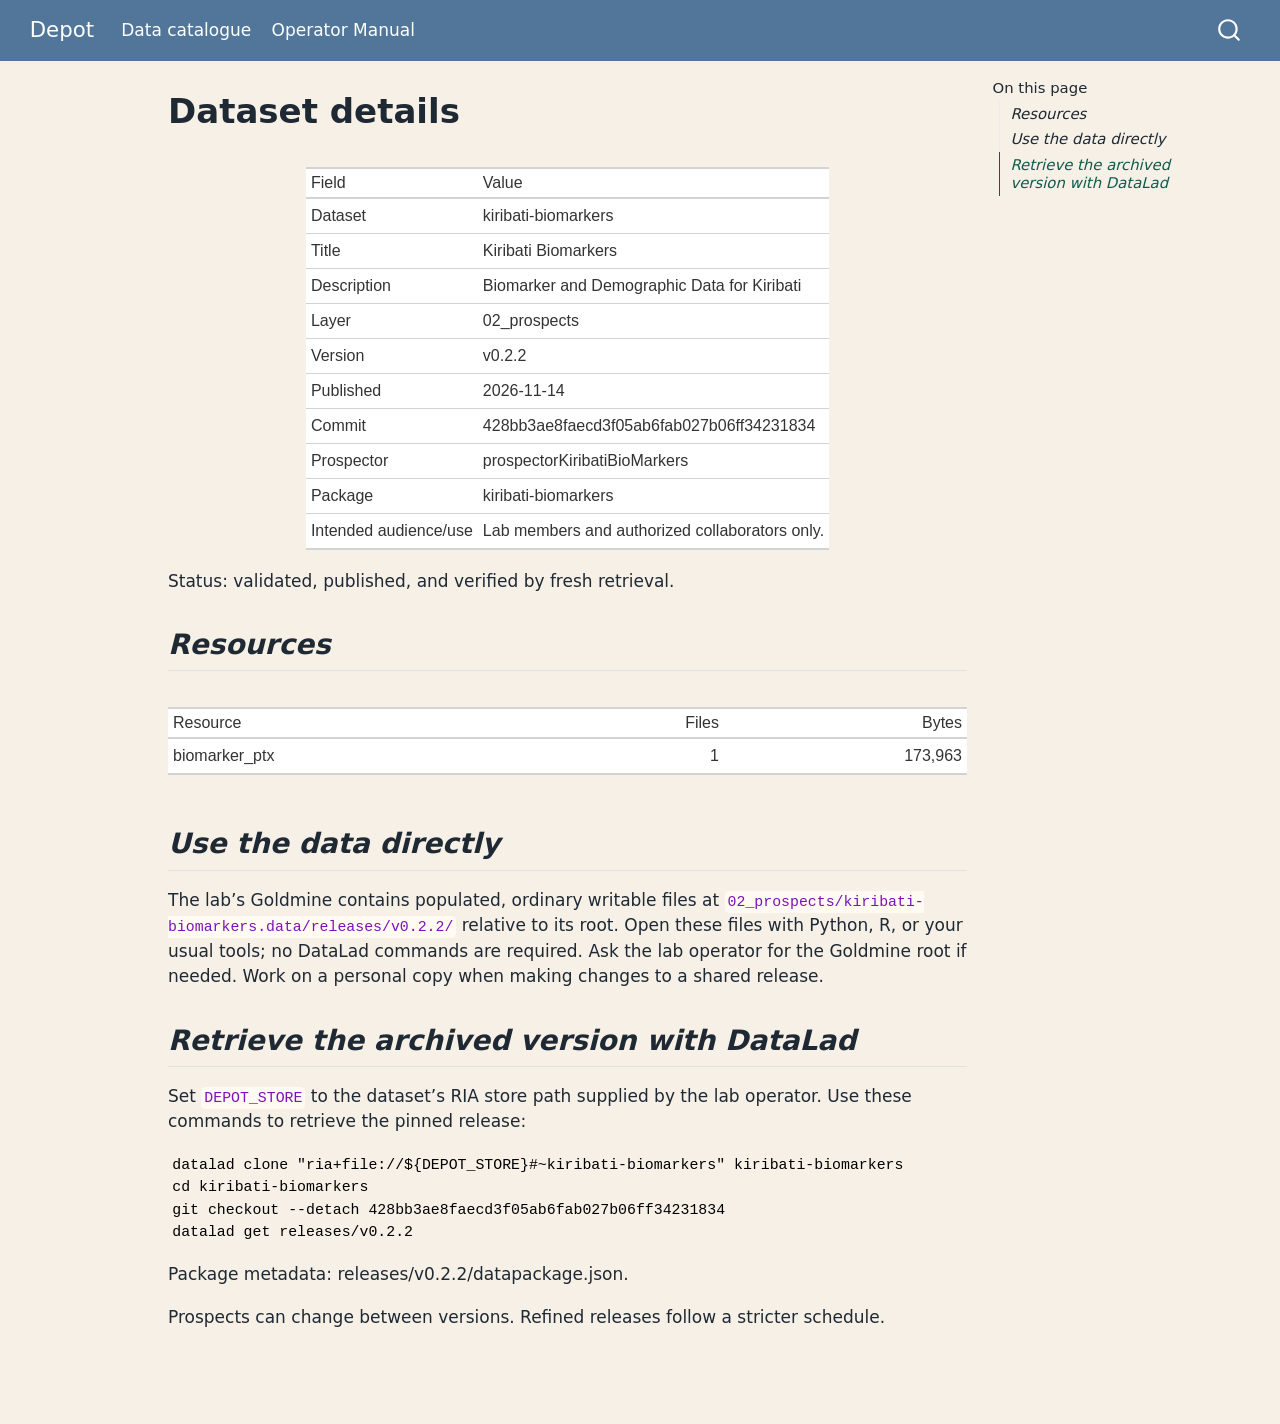
<file: docs/datasets/kiribati-biomarkers.html>
<!DOCTYPE html>
<html xmlns="http://www.w3.org/1999/xhtml" lang="en" xml:lang="en"><head>

<meta charset="utf-8">
<meta name="generator" content="quarto-1.9.38">

<meta name="viewport" content="width=device-width, initial-scale=1.0, user-scalable=yes">


<title>Dataset details – Depot</title>
<style>
/* Default styles provided by pandoc.
** See https://pandoc.org/MANUAL.html#variables-for-html for config info.
*/
code{white-space: pre-wrap;}
span.smallcaps{font-variant: small-caps;}
div.columns{display: flex; gap: min(4vw, 1.5em);}
div.column{flex: auto; overflow-x: auto;}
div.hanging-indent{margin-left: 1.5em; text-indent: -1.5em;}
ul.task-list{list-style: none;}
ul.task-list li input[type="checkbox"] {
  width: 0.8em;
  margin: 0 0.8em 0.2em -1em; /* quarto-specific, see https://github.com/quarto-dev/quarto-cli/issues/4556 */ 
  vertical-align: middle;
}
</style>


<script src="../site_libs/quarto-nav/quarto-nav.js"></script>
<script src="../site_libs/quarto-nav/headroom.min.js"></script>
<script src="../site_libs/clipboard/clipboard.min.js"></script>
<script src="../site_libs/quarto-search/autocomplete.umd.js"></script>
<script src="../site_libs/quarto-search/fuse.min.js"></script>
<script src="../site_libs/quarto-search/quarto-search.js"></script>
<meta name="quarto:offset" content="../">
<script src="../site_libs/quarto-html/quarto.js" type="module"></script>
<script src="../site_libs/quarto-html/tabsets/tabsets.js" type="module"></script>
<script src="../site_libs/quarto-html/popper.min.js"></script>
<script src="../site_libs/quarto-html/tippy.umd.min.js"></script>
<script src="../site_libs/quarto-html/anchor.min.js"></script>
<link href="../site_libs/quarto-html/tippy.css" rel="stylesheet">
<link href="../site_libs/quarto-html/quarto-syntax-highlighting-15634bcf2e68342d4ad2dfa704d543f6.css" rel="stylesheet" id="quarto-text-highlighting-styles">
<script src="../site_libs/bootstrap/bootstrap.min.js"></script>
<link href="../site_libs/bootstrap/bootstrap-icons.css" rel="stylesheet">
<link href="../site_libs/bootstrap/bootstrap-123202c42a8f36db05ccdc08341afa36.min.css" rel="stylesheet" append-hash="true" id="quarto-bootstrap" data-mode="light">
<script id="quarto-search-options" type="application/json">{
  "location": "navbar",
  "copy-button": false,
  "collapse-after": 3,
  "panel-placement": "end",
  "type": "overlay",
  "limit": 50,
  "keyboard-shortcut": [
    "f",
    "/",
    "s"
  ],
  "show-item-context": false,
  "language": {
    "search-no-results-text": "No results",
    "search-matching-documents-text": "matching documents",
    "search-copy-link-title": "Copy link to search",
    "search-hide-matches-text": "Hide additional matches",
    "search-more-match-text": "more match in this document",
    "search-more-matches-text": "more matches in this document",
    "search-clear-button-title": "Clear",
    "search-text-placeholder": "",
    "search-detached-cancel-button-title": "Cancel",
    "search-submit-button-title": "Submit",
    "search-label": "Search"
  }
}</script>


</head>

<body class="nav-fixed quarto-light">

<div id="quarto-search-results"></div>
  <header id="quarto-header" class="headroom fixed-top">
    <nav class="navbar navbar-expand-lg " data-bs-theme="dark">
      <div class="navbar-container container-fluid">
      <div class="navbar-brand-container mx-auto">
    <a class="navbar-brand" href="../index.html">
    <span class="navbar-title">Depot</span>
    </a>
  </div>
            <div id="quarto-search" class="" title="Search"></div>
          <button class="navbar-toggler" type="button" data-bs-toggle="collapse" data-bs-target="#navbarCollapse" aria-controls="navbarCollapse" role="menu" aria-expanded="false" aria-label="Toggle navigation" onclick="if (window.quartoToggleHeadroom) { window.quartoToggleHeadroom(); }">
  <span class="navbar-toggler-icon"></span>
</button>
          <div class="collapse navbar-collapse" id="navbarCollapse">
            <ul class="navbar-nav navbar-nav-scroll me-auto">
  <li class="nav-item">
    <a class="nav-link" href="../index.html"> 
<span class="menu-text">Data catalogue</span></a>
  </li>  
  <li class="nav-item">
    <a class="nav-link" href="../overview.html"> 
<span class="menu-text">Operator Manual</span></a>
  </li>  
</ul>
          </div> <!-- /navcollapse -->
            <div class="quarto-navbar-tools">
</div>
      </div> <!-- /container-fluid -->
    </nav>
</header>
<!-- content -->
<div id="quarto-content" class="quarto-container page-columns page-rows-contents page-layout-article page-navbar">
<!-- sidebar -->
<!-- margin-sidebar -->
    <div id="quarto-margin-sidebar" class="sidebar margin-sidebar">
        <nav id="TOC" role="doc-toc" class="toc-active">
    <h2 id="toc-title">On this page</h2>
   
  <ul>
  <li><a href="#resources" id="toc-resources" class="nav-link active" data-scroll-target="#resources"><em>Resources</em></a></li>
  <li><a href="#use-the-data-directly" id="toc-use-the-data-directly" class="nav-link" data-scroll-target="#use-the-data-directly"><em>Use the data directly</em></a></li>
  <li><a href="#retrieve-the-archived-version-with-datalad" id="toc-retrieve-the-archived-version-with-datalad" class="nav-link" data-scroll-target="#retrieve-the-archived-version-with-datalad"><em>Retrieve the archived version with DataLad</em></a></li>
  </ul>
</nav>
    </div>
<!-- main -->
<main class="content" id="quarto-document-content">

<header id="title-block-header" class="quarto-title-block default">
<div class="quarto-title">
<h1 class="title">Dataset details</h1>
</div>



<div class="quarto-title-meta">

    
  
    
  </div>
  


</header>


<div id="depot-metadata-kiribati-biomarkers" style="padding-left:0px;padding-right:0px;padding-top:10px;padding-bottom:10px;overflow-x:auto;overflow-y:auto;width:auto;height:auto;">
<style>
#depot-metadata-kiribati-biomarkers table {
          font-family: -apple-system, BlinkMacSystemFont, 'Segoe UI', Roboto, Oxygen, Ubuntu, Cantarell, 'Helvetica Neue', 'Fira Sans', 'Droid Sans', Arial, sans-serif;
          -webkit-font-smoothing: antialiased;
          -moz-osx-font-smoothing: grayscale;
        }

#depot-metadata-kiribati-biomarkers thead, tbody, tfoot, tr, td, th { border-style: none; }
 tr { background-color: transparent; }
#depot-metadata-kiribati-biomarkers p { margin: 0; padding: 0; }
 #depot-metadata-kiribati-biomarkers .gt_table { display: table; border-collapse: collapse; line-height: normal; margin-left: auto; margin-right: auto; color: #333333; font-size: 16px; font-weight: normal; font-style: normal; background-color: #FFFFFF; width: auto; border-top-style: solid; border-top-width: 2px; border-top-color: #A8A8A8; border-right-style: none; border-right-width: 2px; border-right-color: #D3D3D3; border-bottom-style: solid; border-bottom-width: 2px; border-bottom-color: #A8A8A8; border-left-style: none; border-left-width: 2px; border-left-color: #D3D3D3; }
 #depot-metadata-kiribati-biomarkers .gt_caption { padding-top: 4px; padding-bottom: 4px; }
 #depot-metadata-kiribati-biomarkers .gt_title { color: #333333; font-size: 125%; font-weight: initial; padding-top: 4px; padding-bottom: 4px; padding-left: 5px; padding-right: 5px; border-bottom-color: #FFFFFF; border-bottom-width: 0; }
 #depot-metadata-kiribati-biomarkers .gt_subtitle { color: #333333; font-size: 85%; font-weight: initial; padding-top: 3px; padding-bottom: 5px; padding-left: 5px; padding-right: 5px; border-top-color: #FFFFFF; border-top-width: 0; }
 #depot-metadata-kiribati-biomarkers .gt_heading { background-color: #FFFFFF; text-align: center; border-bottom-color: #FFFFFF; border-left-style: none; border-left-width: 1px; border-left-color: #D3D3D3; border-right-style: none; border-right-width: 1px; border-right-color: #D3D3D3; }
 #depot-metadata-kiribati-biomarkers .gt_bottom_border { border-bottom-style: solid; border-bottom-width: 2px; border-bottom-color: #D3D3D3; }
 #depot-metadata-kiribati-biomarkers .gt_col_headings { border-top-style: solid; border-top-width: 2px; border-top-color: #D3D3D3; border-bottom-style: solid; border-bottom-width: 2px; border-bottom-color: #D3D3D3; border-left-style: none; border-left-width: 1px; border-left-color: #D3D3D3; border-right-style: none; border-right-width: 1px; border-right-color: #D3D3D3; }
 #depot-metadata-kiribati-biomarkers .gt_col_heading { color: #333333; background-color: #FFFFFF; font-size: 100%; font-weight: normal; text-transform: inherit; border-left-style: none; border-left-width: 1px; border-left-color: #D3D3D3; border-right-style: none; border-right-width: 1px; border-right-color: #D3D3D3; vertical-align: bottom; padding-top: 5px; padding-bottom: 5px; padding-left: 5px; padding-right: 5px; overflow-x: hidden; }
 #depot-metadata-kiribati-biomarkers .gt_column_spanner_outer { color: #333333; background-color: #FFFFFF; font-size: 100%; font-weight: normal; text-transform: inherit; padding-top: 0; padding-bottom: 0; padding-left: 4px; padding-right: 4px; }
 #depot-metadata-kiribati-biomarkers .gt_column_spanner_outer:first-child { padding-left: 0; }
 #depot-metadata-kiribati-biomarkers .gt_column_spanner_outer:last-child { padding-right: 0; }
 #depot-metadata-kiribati-biomarkers .gt_column_spanner { border-bottom-style: solid; border-bottom-width: 2px; border-bottom-color: #D3D3D3; vertical-align: bottom; padding-top: 5px; padding-bottom: 5px; overflow-x: hidden; display: inline-block; width: 100%; }
 #depot-metadata-kiribati-biomarkers .gt_spanner_row { border-bottom-style: hidden; }
 #depot-metadata-kiribati-biomarkers .gt_group_heading { padding-top: 8px; padding-bottom: 8px; padding-left: 5px; padding-right: 5px; color: #333333; background-color: #FFFFFF; font-size: 100%; font-weight: initial; text-transform: inherit; border-top-style: solid; border-top-width: 2px; border-top-color: #D3D3D3; border-bottom-style: solid; border-bottom-width: 2px; border-bottom-color: #D3D3D3; border-left-style: none; border-left-width: 1px; border-left-color: #D3D3D3; border-right-style: none; border-right-width: 1px; border-right-color: #D3D3D3; vertical-align: middle; text-align: left; }
 #depot-metadata-kiribati-biomarkers .gt_empty_group_heading { padding: 0.5px; color: #333333; background-color: #FFFFFF; font-size: 100%; font-weight: initial; border-top-style: solid; border-top-width: 2px; border-top-color: #D3D3D3; border-bottom-style: solid; border-bottom-width: 2px; border-bottom-color: #D3D3D3; vertical-align: middle; }
 #depot-metadata-kiribati-biomarkers .gt_from_md> :first-child { margin-top: 0; }
 #depot-metadata-kiribati-biomarkers .gt_from_md> :last-child { margin-bottom: 0; }
 #depot-metadata-kiribati-biomarkers .gt_row { padding-top: 8px; padding-bottom: 8px; padding-left: 5px; padding-right: 5px; margin: 10px; border-top-style: solid; border-top-width: 1px; border-top-color: #D3D3D3; border-left-style: none; border-left-width: 1px; border-left-color: #D3D3D3; border-right-style: none; border-right-width: 1px; border-right-color: #D3D3D3; vertical-align: middle; overflow-x: hidden; }
 #depot-metadata-kiribati-biomarkers .gt_stub { color: #333333; background-color: #FFFFFF; font-size: 100%; font-weight: initial; text-transform: inherit; border-right-style: solid; border-right-width: 2px; border-right-color: #D3D3D3; padding-left: 5px; padding-right: 5px; }
 #depot-metadata-kiribati-biomarkers .gt_indent_1 { text-indent: 5px; }
 #depot-metadata-kiribati-biomarkers .gt_indent_2 { text-indent: calc(5px * 2); }
 #depot-metadata-kiribati-biomarkers .gt_indent_3 { text-indent: calc(5px * 3); }
 #depot-metadata-kiribati-biomarkers .gt_indent_4 { text-indent: calc(5px * 4); }
 #depot-metadata-kiribati-biomarkers .gt_indent_5 { text-indent: calc(5px * 5); }
 #depot-metadata-kiribati-biomarkers .gt_stub_row_group { color: #333333; background-color: #FFFFFF; font-size: 100%; font-weight: initial; text-transform: inherit; border-right-style: solid; border-right-width: 2px; border-right-color: #D3D3D3; padding-left: 5px; padding-right: 5px; vertical-align: top; }
 #depot-metadata-kiribati-biomarkers .gt_row_group_first td { border-top-width: 2px; }
 #depot-metadata-kiribati-biomarkers .gt_row_group_first th { border-top-width: 2px; }
 #depot-metadata-kiribati-biomarkers .gt_striped { color: #333333; background-color: #F4F4F4; }
 #depot-metadata-kiribati-biomarkers .gt_table_body { border-top-style: solid; border-top-width: 2px; border-top-color: #D3D3D3; border-bottom-style: solid; border-bottom-width: 2px; border-bottom-color: #D3D3D3; }
 #depot-metadata-kiribati-biomarkers .gt_summary_row { color: #333333; background-color: #FFFFFF; text-transform: inherit; padding-top: 8px; padding-bottom: 8px; padding-left: 5px; padding-right: 5px; }
 #depot-metadata-kiribati-biomarkers .gt_first_summary_row { border-top-style: solid; border-top-width: 2px; border-top-color: #D3D3D3; }
 #depot-metadata-kiribati-biomarkers .gt_last_summary_row_top { border-bottom-style: solid; border-bottom-width: 2px; border-bottom-color: #D3D3D3; }
 #depot-metadata-kiribati-biomarkers .gt_grand_summary_row { color: #333333; background-color: #FFFFFF; text-transform: inherit; padding-top: 8px; padding-bottom: 8px; padding-left: 5px; padding-right: 5px; }
 #depot-metadata-kiribati-biomarkers .gt_first_grand_summary_row_bottom { border-top-style: double; border-top-width: 6px; border-top-color: #D3D3D3; }
 #depot-metadata-kiribati-biomarkers .gt_last_grand_summary_row_top { border-bottom-style: double; border-bottom-width: 6px; border-bottom-color: #D3D3D3; }
 #depot-metadata-kiribati-biomarkers .gt_sourcenotes { color: #333333; background-color: #FFFFFF; border-bottom-style: none; border-bottom-width: 2px; border-bottom-color: #D3D3D3; border-left-style: none; border-left-width: 2px; border-left-color: #D3D3D3; border-right-style: none; border-right-width: 2px; border-right-color: #D3D3D3; }
 #depot-metadata-kiribati-biomarkers .gt_sourcenote { font-size: 90%; padding-top: 4px; padding-bottom: 4px; padding-left: 5px; padding-right: 5px; text-align: left; }
 #depot-metadata-kiribati-biomarkers .gt_left { text-align: left; }
 #depot-metadata-kiribati-biomarkers .gt_center { text-align: center; }
 #depot-metadata-kiribati-biomarkers .gt_right { text-align: right; font-variant-numeric: tabular-nums; }
 #depot-metadata-kiribati-biomarkers .gt_font_normal { font-weight: normal; }
 #depot-metadata-kiribati-biomarkers .gt_font_bold { font-weight: bold; }
 #depot-metadata-kiribati-biomarkers .gt_font_italic { font-style: italic; }
 #depot-metadata-kiribati-biomarkers .gt_super { font-size: 65%; }
 #depot-metadata-kiribati-biomarkers .gt_footnotes { color: font-color(#FFFFFF); background-color: #FFFFFF; border-bottom-style: none; border-bottom-width: 2px; border-bottom-color: #D3D3D3; border-left-style: none; border-left-width: 2px; border-left-color: #D3D3D3; border-right-style: none; border-right-width: 2px; border-right-color: #D3D3D3; }
 #depot-metadata-kiribati-biomarkers .gt_footnote { margin: 0px; font-size: 90%; padding-top: 4px; padding-bottom: 4px; padding-left: 5px; padding-right: 5px; }
 #depot-metadata-kiribati-biomarkers .gt_sourcenotes { color: #333333; background-color: #FFFFFF; border-bottom-style: none; border-bottom-width: 2px; border-bottom-color: #D3D3D3; border-left-style: none; border-left-width: 2px; border-left-color: #D3D3D3; border-right-style: none; border-right-width: 2px; border-right-color: #D3D3D3; }
 #depot-metadata-kiribati-biomarkers .gt_sourcenote { font-size: 90%; padding-top: 4px; padding-bottom: 4px; padding-left: 5px; padding-right: 5px; text-align: left; }
 #depot-metadata-kiribati-biomarkers .gt_footnote_marks { font-size: 75%; vertical-align: 0.4em; position: initial; }
 #depot-metadata-kiribati-biomarkers .gt_asterisk { font-size: 100%; vertical-align: 0; }
 
</style>

<table class="gt_table caption-top table" data-quarto-bootstrap="false">
<thead>
<tr class="gt_col_headings header">
<th id="depot-metadata-kiribati-biomarkers-Field" class="gt_col_heading gt_columns_bottom_border gt_left" data-quarto-table-cell-role="th" scope="col">Field</th>
<th id="depot-metadata-kiribati-biomarkers-Value" class="gt_col_heading gt_columns_bottom_border gt_left" data-quarto-table-cell-role="th" scope="col">Value</th>
</tr>
</thead>
<tbody class="gt_table_body">
<tr class="odd">
<td class="gt_row gt_left">Dataset</td>
<td class="gt_row gt_left">kiribati-biomarkers</td>
</tr>
<tr class="even">
<td class="gt_row gt_left">Title</td>
<td class="gt_row gt_left">Kiribati Biomarkers</td>
</tr>
<tr class="odd">
<td class="gt_row gt_left">Description</td>
<td class="gt_row gt_left">Biomarker and Demographic Data for Kiribati</td>
</tr>
<tr class="even">
<td class="gt_row gt_left">Layer</td>
<td class="gt_row gt_left">02_prospects</td>
</tr>
<tr class="odd">
<td class="gt_row gt_left">Version</td>
<td class="gt_row gt_left">v0.2.2</td>
</tr>
<tr class="even">
<td class="gt_row gt_left">Published</td>
<td class="gt_row gt_left">2026-11-14</td>
</tr>
<tr class="odd">
<td class="gt_row gt_left">Commit</td>
<td class="gt_row gt_left">428bb3ae8faecd3f05ab6fab027b06ff34231834</td>
</tr>
<tr class="even">
<td class="gt_row gt_left">Prospector</td>
<td class="gt_row gt_left">prospectorKiribatiBioMarkers</td>
</tr>
<tr class="odd">
<td class="gt_row gt_left">Package</td>
<td class="gt_row gt_left">kiribati-biomarkers</td>
</tr>
<tr class="even">
<td class="gt_row gt_left">Intended audience/use</td>
<td class="gt_row gt_left">Lab members and authorized collaborators only.</td>
</tr>
</tbody>
</table>


</div>
<p>Status: validated, published, and verified by fresh retrieval.</p>
<section id="resources" class="level2">
<h2 class="anchored" data-anchor-id="resources"><em>Resources</em></h2>
<div id="depot-resources-kiribati-biomarkers" style="padding-left:0px;padding-right:0px;padding-top:10px;padding-bottom:10px;overflow-x:auto;overflow-y:auto;width:auto;height:auto;">
<style>
#depot-resources-kiribati-biomarkers table {
          font-family: -apple-system, BlinkMacSystemFont, 'Segoe UI', Roboto, Oxygen, Ubuntu, Cantarell, 'Helvetica Neue', 'Fira Sans', 'Droid Sans', Arial, sans-serif;
          -webkit-font-smoothing: antialiased;
          -moz-osx-font-smoothing: grayscale;
        }

#depot-resources-kiribati-biomarkers thead, tbody, tfoot, tr, td, th { border-style: none; }
 tr { background-color: transparent; }
#depot-resources-kiribati-biomarkers p { margin: 0; padding: 0; }
 #depot-resources-kiribati-biomarkers .gt_table { display: table; border-collapse: collapse; line-height: normal; margin-left: auto; margin-right: auto; color: #333333; font-size: 16px; font-weight: normal; font-style: normal; background-color: #FFFFFF; width: 100%; border-top-style: solid; border-top-width: 2px; border-top-color: #A8A8A8; border-right-style: none; border-right-width: 2px; border-right-color: #D3D3D3; border-bottom-style: solid; border-bottom-width: 2px; border-bottom-color: #A8A8A8; border-left-style: none; border-left-width: 2px; border-left-color: #D3D3D3; }
 #depot-resources-kiribati-biomarkers .gt_caption { padding-top: 4px; padding-bottom: 4px; }
 #depot-resources-kiribati-biomarkers .gt_title { color: #333333; font-size: 125%; font-weight: initial; padding-top: 4px; padding-bottom: 4px; padding-left: 5px; padding-right: 5px; border-bottom-color: #FFFFFF; border-bottom-width: 0; }
 #depot-resources-kiribati-biomarkers .gt_subtitle { color: #333333; font-size: 85%; font-weight: initial; padding-top: 3px; padding-bottom: 5px; padding-left: 5px; padding-right: 5px; border-top-color: #FFFFFF; border-top-width: 0; }
 #depot-resources-kiribati-biomarkers .gt_heading { background-color: #FFFFFF; text-align: center; border-bottom-color: #FFFFFF; border-left-style: none; border-left-width: 1px; border-left-color: #D3D3D3; border-right-style: none; border-right-width: 1px; border-right-color: #D3D3D3; }
 #depot-resources-kiribati-biomarkers .gt_bottom_border { border-bottom-style: solid; border-bottom-width: 2px; border-bottom-color: #D3D3D3; }
 #depot-resources-kiribati-biomarkers .gt_col_headings { border-top-style: solid; border-top-width: 2px; border-top-color: #D3D3D3; border-bottom-style: solid; border-bottom-width: 2px; border-bottom-color: #D3D3D3; border-left-style: none; border-left-width: 1px; border-left-color: #D3D3D3; border-right-style: none; border-right-width: 1px; border-right-color: #D3D3D3; }
 #depot-resources-kiribati-biomarkers .gt_col_heading { color: #333333; background-color: #FFFFFF; font-size: 100%; font-weight: normal; text-transform: inherit; border-left-style: none; border-left-width: 1px; border-left-color: #D3D3D3; border-right-style: none; border-right-width: 1px; border-right-color: #D3D3D3; vertical-align: bottom; padding-top: 5px; padding-bottom: 5px; padding-left: 5px; padding-right: 5px; overflow-x: hidden; }
 #depot-resources-kiribati-biomarkers .gt_column_spanner_outer { color: #333333; background-color: #FFFFFF; font-size: 100%; font-weight: normal; text-transform: inherit; padding-top: 0; padding-bottom: 0; padding-left: 4px; padding-right: 4px; }
 #depot-resources-kiribati-biomarkers .gt_column_spanner_outer:first-child { padding-left: 0; }
 #depot-resources-kiribati-biomarkers .gt_column_spanner_outer:last-child { padding-right: 0; }
 #depot-resources-kiribati-biomarkers .gt_column_spanner { border-bottom-style: solid; border-bottom-width: 2px; border-bottom-color: #D3D3D3; vertical-align: bottom; padding-top: 5px; padding-bottom: 5px; overflow-x: hidden; display: inline-block; width: 100%; }
 #depot-resources-kiribati-biomarkers .gt_spanner_row { border-bottom-style: hidden; }
 #depot-resources-kiribati-biomarkers .gt_group_heading { padding-top: 8px; padding-bottom: 8px; padding-left: 5px; padding-right: 5px; color: #333333; background-color: #FFFFFF; font-size: 100%; font-weight: initial; text-transform: inherit; border-top-style: solid; border-top-width: 2px; border-top-color: #D3D3D3; border-bottom-style: solid; border-bottom-width: 2px; border-bottom-color: #D3D3D3; border-left-style: none; border-left-width: 1px; border-left-color: #D3D3D3; border-right-style: none; border-right-width: 1px; border-right-color: #D3D3D3; vertical-align: middle; text-align: left; }
 #depot-resources-kiribati-biomarkers .gt_empty_group_heading { padding: 0.5px; color: #333333; background-color: #FFFFFF; font-size: 100%; font-weight: initial; border-top-style: solid; border-top-width: 2px; border-top-color: #D3D3D3; border-bottom-style: solid; border-bottom-width: 2px; border-bottom-color: #D3D3D3; vertical-align: middle; }
 #depot-resources-kiribati-biomarkers .gt_from_md> :first-child { margin-top: 0; }
 #depot-resources-kiribati-biomarkers .gt_from_md> :last-child { margin-bottom: 0; }
 #depot-resources-kiribati-biomarkers .gt_row { padding-top: 8px; padding-bottom: 8px; padding-left: 5px; padding-right: 5px; margin: 10px; border-top-style: solid; border-top-width: 1px; border-top-color: #D3D3D3; border-left-style: none; border-left-width: 1px; border-left-color: #D3D3D3; border-right-style: none; border-right-width: 1px; border-right-color: #D3D3D3; vertical-align: middle; overflow-x: hidden; }
 #depot-resources-kiribati-biomarkers .gt_stub { color: #333333; background-color: #FFFFFF; font-size: 100%; font-weight: initial; text-transform: inherit; border-right-style: solid; border-right-width: 2px; border-right-color: #D3D3D3; padding-left: 5px; padding-right: 5px; }
 #depot-resources-kiribati-biomarkers .gt_indent_1 { text-indent: 5px; }
 #depot-resources-kiribati-biomarkers .gt_indent_2 { text-indent: calc(5px * 2); }
 #depot-resources-kiribati-biomarkers .gt_indent_3 { text-indent: calc(5px * 3); }
 #depot-resources-kiribati-biomarkers .gt_indent_4 { text-indent: calc(5px * 4); }
 #depot-resources-kiribati-biomarkers .gt_indent_5 { text-indent: calc(5px * 5); }
 #depot-resources-kiribati-biomarkers .gt_stub_row_group { color: #333333; background-color: #FFFFFF; font-size: 100%; font-weight: initial; text-transform: inherit; border-right-style: solid; border-right-width: 2px; border-right-color: #D3D3D3; padding-left: 5px; padding-right: 5px; vertical-align: top; }
 #depot-resources-kiribati-biomarkers .gt_row_group_first td { border-top-width: 2px; }
 #depot-resources-kiribati-biomarkers .gt_row_group_first th { border-top-width: 2px; }
 #depot-resources-kiribati-biomarkers .gt_striped { color: #333333; background-color: #F4F4F4; }
 #depot-resources-kiribati-biomarkers .gt_table_body { border-top-style: solid; border-top-width: 2px; border-top-color: #D3D3D3; border-bottom-style: solid; border-bottom-width: 2px; border-bottom-color: #D3D3D3; }
 #depot-resources-kiribati-biomarkers .gt_summary_row { color: #333333; background-color: #FFFFFF; text-transform: inherit; padding-top: 8px; padding-bottom: 8px; padding-left: 5px; padding-right: 5px; }
 #depot-resources-kiribati-biomarkers .gt_first_summary_row { border-top-style: solid; border-top-width: 2px; border-top-color: #D3D3D3; }
 #depot-resources-kiribati-biomarkers .gt_last_summary_row_top { border-bottom-style: solid; border-bottom-width: 2px; border-bottom-color: #D3D3D3; }
 #depot-resources-kiribati-biomarkers .gt_grand_summary_row { color: #333333; background-color: #FFFFFF; text-transform: inherit; padding-top: 8px; padding-bottom: 8px; padding-left: 5px; padding-right: 5px; }
 #depot-resources-kiribati-biomarkers .gt_first_grand_summary_row_bottom { border-top-style: double; border-top-width: 6px; border-top-color: #D3D3D3; }
 #depot-resources-kiribati-biomarkers .gt_last_grand_summary_row_top { border-bottom-style: double; border-bottom-width: 6px; border-bottom-color: #D3D3D3; }
 #depot-resources-kiribati-biomarkers .gt_sourcenotes { color: #333333; background-color: #FFFFFF; border-bottom-style: none; border-bottom-width: 2px; border-bottom-color: #D3D3D3; border-left-style: none; border-left-width: 2px; border-left-color: #D3D3D3; border-right-style: none; border-right-width: 2px; border-right-color: #D3D3D3; }
 #depot-resources-kiribati-biomarkers .gt_sourcenote { font-size: 90%; padding-top: 4px; padding-bottom: 4px; padding-left: 5px; padding-right: 5px; text-align: left; }
 #depot-resources-kiribati-biomarkers .gt_left { text-align: left; }
 #depot-resources-kiribati-biomarkers .gt_center { text-align: center; }
 #depot-resources-kiribati-biomarkers .gt_right { text-align: right; font-variant-numeric: tabular-nums; }
 #depot-resources-kiribati-biomarkers .gt_font_normal { font-weight: normal; }
 #depot-resources-kiribati-biomarkers .gt_font_bold { font-weight: bold; }
 #depot-resources-kiribati-biomarkers .gt_font_italic { font-style: italic; }
 #depot-resources-kiribati-biomarkers .gt_super { font-size: 65%; }
 #depot-resources-kiribati-biomarkers .gt_footnotes { color: font-color(#FFFFFF); background-color: #FFFFFF; border-bottom-style: none; border-bottom-width: 2px; border-bottom-color: #D3D3D3; border-left-style: none; border-left-width: 2px; border-left-color: #D3D3D3; border-right-style: none; border-right-width: 2px; border-right-color: #D3D3D3; }
 #depot-resources-kiribati-biomarkers .gt_footnote { margin: 0px; font-size: 90%; padding-top: 4px; padding-bottom: 4px; padding-left: 5px; padding-right: 5px; }
 #depot-resources-kiribati-biomarkers .gt_sourcenotes { color: #333333; background-color: #FFFFFF; border-bottom-style: none; border-bottom-width: 2px; border-bottom-color: #D3D3D3; border-left-style: none; border-left-width: 2px; border-left-color: #D3D3D3; border-right-style: none; border-right-width: 2px; border-right-color: #D3D3D3; }
 #depot-resources-kiribati-biomarkers .gt_sourcenote { font-size: 90%; padding-top: 4px; padding-bottom: 4px; padding-left: 5px; padding-right: 5px; text-align: left; }
 #depot-resources-kiribati-biomarkers .gt_footnote_marks { font-size: 75%; vertical-align: 0.4em; position: initial; }
 #depot-resources-kiribati-biomarkers .gt_asterisk { font-size: 100%; vertical-align: 0; }
 
</style>

<table class="gt_table caption-top table" data-quarto-bootstrap="false">
<thead>
<tr class="gt_col_headings header">
<th id="depot-resources-kiribati-biomarkers-name" class="gt_col_heading gt_columns_bottom_border gt_left" data-quarto-table-cell-role="th" scope="col">Resource</th>
<th id="depot-resources-kiribati-biomarkers-files" class="gt_col_heading gt_columns_bottom_border gt_right" data-quarto-table-cell-role="th" scope="col">Files</th>
<th id="depot-resources-kiribati-biomarkers-bytes" class="gt_col_heading gt_columns_bottom_border gt_right" data-quarto-table-cell-role="th" scope="col">Bytes</th>
</tr>
</thead>
<tbody class="gt_table_body">
<tr class="odd">
<td class="gt_row gt_left">biomarker_ptx</td>
<td class="gt_row gt_right">1</td>
<td class="gt_row gt_right">173,963</td>
</tr>
</tbody>
</table>


</div>
</section>
<section id="use-the-data-directly" class="level2">
<h2 class="anchored" data-anchor-id="use-the-data-directly"><em>Use the data directly</em></h2>
<p>The lab’s Goldmine contains populated, ordinary writable files at <code>02_prospects/kiribati-biomarkers.data/releases/v0.2.2/</code> relative to its root. Open these files with Python, R, or your usual tools; no DataLad commands are required. Ask the lab operator for the Goldmine root if needed. Work on a personal copy when making changes to a shared release.</p>
</section>
<section id="retrieve-the-archived-version-with-datalad" class="level2">
<h2 class="anchored" data-anchor-id="retrieve-the-archived-version-with-datalad"><em>Retrieve the archived version with DataLad</em></h2>
<p>Set <code>DEPOT_STORE</code> to the dataset’s RIA store path supplied by the lab operator. Use these commands to retrieve the pinned release:</p>
<pre><code>datalad clone "ria+file://${DEPOT_STORE}#~kiribati-biomarkers" kiribati-biomarkers
cd kiribati-biomarkers
git checkout --detach 428bb3ae8faecd3f05ab6fab027b06ff34231834
datalad get releases/v0.2.2</code></pre>
<p>Package metadata: releases/v0.2.2/datapackage.json.</p>
<p>Prospects can change between versions. Refined releases follow a stricter schedule.</p>


</section>

</main> <!-- /main -->
<script id="quarto-html-after-body" type="application/javascript">
  window.document.addEventListener("DOMContentLoaded", function (event) {
    const icon = "";
    const anchorJS = new window.AnchorJS();
    anchorJS.options = {
      placement: 'right',
      icon: icon
    };
    anchorJS.add('.anchored');
    const isCodeAnnotation = (el) => {
      for (const clz of el.classList) {
        if (clz.startsWith('code-annotation-')) {                     
          return true;
        }
      }
      return false;
    }
    const onCopySuccess = function(e) {
      // button target
      const button = e.trigger;
      // don't keep focus
      button.blur();
      // flash "checked"
      button.classList.add('code-copy-button-checked');
      var currentTitle = button.getAttribute("title");
      button.setAttribute("title", "Copied!");
      let tooltip;
      if (window.bootstrap) {
        button.setAttribute("data-bs-toggle", "tooltip");
        button.setAttribute("data-bs-placement", "left");
        button.setAttribute("data-bs-title", "Copied!");
        tooltip = new bootstrap.Tooltip(button, 
          { trigger: "manual", 
            customClass: "code-copy-button-tooltip",
            offset: [0, -8]});
        tooltip.show();    
      }
      setTimeout(function() {
        if (tooltip) {
          tooltip.hide();
          button.removeAttribute("data-bs-title");
          button.removeAttribute("data-bs-toggle");
          button.removeAttribute("data-bs-placement");
        }
        button.setAttribute("title", currentTitle);
        button.classList.remove('code-copy-button-checked');
      }, 1000);
      // clear code selection
      e.clearSelection();
    }
    const getTextToCopy = function(trigger) {
      const outerScaffold = trigger.parentElement.cloneNode(true);
      const codeEl = outerScaffold.querySelector('code');
      for (const childEl of codeEl.children) {
        if (isCodeAnnotation(childEl)) {
          childEl.remove();
        }
      }
      return codeEl.innerText;
    }
    const clipboard = new window.ClipboardJS('.code-copy-button:not([data-in-quarto-modal])', {
      text: getTextToCopy
    });
    clipboard.on('success', onCopySuccess);
    if (window.document.getElementById('quarto-embedded-source-code-modal')) {
      const clipboardModal = new window.ClipboardJS('.code-copy-button[data-in-quarto-modal]', {
        text: getTextToCopy,
        container: window.document.getElementById('quarto-embedded-source-code-modal')
      });
      clipboardModal.on('success', onCopySuccess);
    }
      var localhostRegex = new RegExp(/^(?:http|https):\/\/localhost\:?[0-9]*\//);
      var mailtoRegex = new RegExp(/^mailto:/);
        var filterRegex = new RegExp('/' + window.location.host + '/');
      var isInternal = (href) => {
          return filterRegex.test(href) || localhostRegex.test(href) || mailtoRegex.test(href);
      }
      // Inspect non-navigation links and adorn them if external
     var links = window.document.querySelectorAll('a[href]:not(.nav-link):not(.navbar-brand):not(.toc-action):not(.sidebar-link):not(.sidebar-item-toggle):not(.pagination-link):not(.no-external):not([aria-hidden]):not(.dropdown-item):not(.quarto-navigation-tool):not(.about-link)');
      for (var i=0; i<links.length; i++) {
        const link = links[i];
        if (!isInternal(link.href)) {
          // undo the damage that might have been done by quarto-nav.js in the case of
          // links that we want to consider external
          if (link.dataset.originalHref !== undefined) {
            link.href = link.dataset.originalHref;
          }
        }
      }
    function tippyHover(el, contentFn, onTriggerFn, onUntriggerFn) {
      const config = {
        allowHTML: true,
        maxWidth: 500,
        delay: 100,
        arrow: false,
        appendTo: function(el) {
            return el.parentElement;
        },
        interactive: true,
        interactiveBorder: 10,
        theme: 'quarto',
        placement: 'bottom-start',
      };
      if (contentFn) {
        config.content = contentFn;
      }
      if (onTriggerFn) {
        config.onTrigger = onTriggerFn;
      }
      if (onUntriggerFn) {
        config.onUntrigger = onUntriggerFn;
      }
      window.tippy(el, config); 
    }
    const noterefs = window.document.querySelectorAll('a[role="doc-noteref"]');
    for (var i=0; i<noterefs.length; i++) {
      const ref = noterefs[i];
      tippyHover(ref, function() {
        // use id or data attribute instead here
        let href = ref.getAttribute('data-footnote-href') || ref.getAttribute('href');
        try { href = new URL(href).hash; } catch {}
        const id = href.replace(/^#\/?/, "");
        const note = window.document.getElementById(id);
        if (note) {
          return note.innerHTML;
        } else {
          return "";
        }
      });
    }
    const xrefs = window.document.querySelectorAll('a.quarto-xref');
    const processXRef = (id, note) => {
      // Strip column container classes
      const stripColumnClz = (el) => {
        el.classList.remove("page-full", "page-columns");
        if (el.children) {
          for (const child of el.children) {
            stripColumnClz(child);
          }
        }
      }
      stripColumnClz(note)
      if (id === null || id.startsWith('sec-')) {
        // Special case sections, only their first couple elements
        const container = document.createElement("div");
        if (note.children && note.children.length > 2) {
          container.appendChild(note.children[0].cloneNode(true));
          for (let i = 1; i < note.children.length; i++) {
            const child = note.children[i];
            if (child.tagName === "P" && child.innerText === "") {
              continue;
            } else {
              container.appendChild(child.cloneNode(true));
              break;
            }
          }
          if (window.Quarto?.typesetMath) {
            window.Quarto.typesetMath(container);
          }
          return container.innerHTML
        } else {
          if (window.Quarto?.typesetMath) {
            window.Quarto.typesetMath(note);
          }
          return note.innerHTML;
        }
      } else {
        // Remove any anchor links if they are present
        const anchorLink = note.querySelector('a.anchorjs-link');
        if (anchorLink) {
          anchorLink.remove();
        }
        if (window.Quarto?.typesetMath) {
          window.Quarto.typesetMath(note);
        }
        if (note.classList.contains("callout")) {
          return note.outerHTML;
        } else {
          return note.innerHTML;
        }
      }
    }
    for (var i=0; i<xrefs.length; i++) {
      const xref = xrefs[i];
      tippyHover(xref, undefined, function(instance) {
        instance.disable();
        let url = xref.getAttribute('href');
        let hash = undefined; 
        if (url.startsWith('#')) {
          hash = url;
        } else {
          try { hash = new URL(url).hash; } catch {}
        }
        if (hash) {
          const id = hash.replace(/^#\/?/, "");
          const note = window.document.getElementById(id);
          if (note !== null) {
            try {
              const html = processXRef(id, note.cloneNode(true));
              instance.setContent(html);
            } finally {
              instance.enable();
              instance.show();
            }
          } else {
            // See if we can fetch this
            fetch(url.split('#')[0])
            .then(res => res.text())
            .then(html => {
              const parser = new DOMParser();
              const htmlDoc = parser.parseFromString(html, "text/html");
              const note = htmlDoc.getElementById(id);
              if (note !== null) {
                const html = processXRef(id, note);
                instance.setContent(html);
              } 
            }).finally(() => {
              instance.enable();
              instance.show();
            });
          }
        } else {
          // See if we can fetch a full url (with no hash to target)
          // This is a special case and we should probably do some content thinning / targeting
          fetch(url)
          .then(res => res.text())
          .then(html => {
            const parser = new DOMParser();
            const htmlDoc = parser.parseFromString(html, "text/html");
            const note = htmlDoc.querySelector('main.content');
            if (note !== null) {
              // This should only happen for chapter cross references
              // (since there is no id in the URL)
              // remove the first header
              if (note.children.length > 0 && note.children[0].tagName === "HEADER") {
                note.children[0].remove();
              }
              const html = processXRef(null, note);
              instance.setContent(html);
            } 
          }).finally(() => {
            instance.enable();
            instance.show();
          });
        }
      }, function(instance) {
      });
    }
        let selectedAnnoteEl;
        const selectorForAnnotation = ( cell, annotation) => {
          let cellAttr = 'data-code-cell="' + cell + '"';
          let lineAttr = 'data-code-annotation="' +  annotation + '"';
          const selector = 'span[' + cellAttr + '][' + lineAttr + ']';
          return selector;
        }
        const selectCodeLines = (annoteEl) => {
          const doc = window.document;
          const targetCell = annoteEl.getAttribute("data-target-cell");
          const targetAnnotation = annoteEl.getAttribute("data-target-annotation");
          const annoteSpan = window.document.querySelector(selectorForAnnotation(targetCell, targetAnnotation));
          const lines = annoteSpan.getAttribute("data-code-lines").split(",");
          const lineIds = lines.map((line) => {
            return targetCell + "-" + line;
          })
          let top = null;
          let height = null;
          let parent = null;
          if (lineIds.length > 0) {
              //compute the position of the single el (top and bottom and make a div)
              const el = window.document.getElementById(lineIds[0]);
              top = el.offsetTop;
              height = el.offsetHeight;
              parent = el.parentElement.parentElement;
            if (lineIds.length > 1) {
              const lastEl = window.document.getElementById(lineIds[lineIds.length - 1]);
              const bottom = lastEl.offsetTop + lastEl.offsetHeight;
              height = bottom - top;
            }
            if (top !== null && height !== null && parent !== null) {
              // cook up a div (if necessary) and position it 
              let div = window.document.getElementById("code-annotation-line-highlight");
              if (div === null) {
                div = window.document.createElement("div");
                div.setAttribute("id", "code-annotation-line-highlight");
                div.style.position = 'absolute';
                parent.appendChild(div);
              }
              div.style.top = top - 2 + "px";
              div.style.height = height + 4 + "px";
              div.style.left = 0;
              let gutterDiv = window.document.getElementById("code-annotation-line-highlight-gutter");
              if (gutterDiv === null) {
                gutterDiv = window.document.createElement("div");
                gutterDiv.setAttribute("id", "code-annotation-line-highlight-gutter");
                gutterDiv.style.position = 'absolute';
                const codeCell = window.document.getElementById(targetCell);
                const gutter = codeCell.querySelector('.code-annotation-gutter');
                gutter.appendChild(gutterDiv);
              }
              gutterDiv.style.top = top - 2 + "px";
              gutterDiv.style.height = height + 4 + "px";
            }
            selectedAnnoteEl = annoteEl;
          }
        };
        const unselectCodeLines = () => {
          const elementsIds = ["code-annotation-line-highlight", "code-annotation-line-highlight-gutter"];
          elementsIds.forEach((elId) => {
            const div = window.document.getElementById(elId);
            if (div) {
              div.remove();
            }
          });
          selectedAnnoteEl = undefined;
        };
          // Handle positioning of the toggle
      window.addEventListener(
        "resize",
        throttle(() => {
          elRect = undefined;
          if (selectedAnnoteEl) {
            selectCodeLines(selectedAnnoteEl);
          }
        }, 10)
      );
      function throttle(fn, ms) {
      let throttle = false;
      let timer;
        return (...args) => {
          if(!throttle) { // first call gets through
              fn.apply(this, args);
              throttle = true;
          } else { // all the others get throttled
              if(timer) clearTimeout(timer); // cancel #2
              timer = setTimeout(() => {
                fn.apply(this, args);
                timer = throttle = false;
              }, ms);
          }
        };
      }
        // Attach click handler to the DT
        const annoteDls = window.document.querySelectorAll('dt[data-target-cell]');
        for (const annoteDlNode of annoteDls) {
          annoteDlNode.addEventListener('click', (event) => {
            const clickedEl = event.target;
            if (clickedEl !== selectedAnnoteEl) {
              unselectCodeLines();
              const activeEl = window.document.querySelector('dt[data-target-cell].code-annotation-active');
              if (activeEl) {
                activeEl.classList.remove('code-annotation-active');
              }
              selectCodeLines(clickedEl);
              clickedEl.classList.add('code-annotation-active');
            } else {
              // Unselect the line
              unselectCodeLines();
              clickedEl.classList.remove('code-annotation-active');
            }
          });
        }
    const findCites = (el) => {
      const parentEl = el.parentElement;
      if (parentEl) {
        const cites = parentEl.dataset.cites;
        if (cites) {
          return {
            el,
            cites: cites.split(' ')
          };
        } else {
          return findCites(el.parentElement)
        }
      } else {
        return undefined;
      }
    };
    var bibliorefs = window.document.querySelectorAll('a[role="doc-biblioref"]');
    for (var i=0; i<bibliorefs.length; i++) {
      const ref = bibliorefs[i];
      const citeInfo = findCites(ref);
      if (citeInfo) {
        tippyHover(citeInfo.el, function() {
          var popup = window.document.createElement('div');
          citeInfo.cites.forEach(function(cite) {
            var citeDiv = window.document.createElement('div');
            citeDiv.classList.add('hanging-indent');
            citeDiv.classList.add('csl-entry');
            var biblioDiv = window.document.getElementById('ref-' + cite);
            if (biblioDiv) {
              citeDiv.innerHTML = biblioDiv.innerHTML;
            }
            popup.appendChild(citeDiv);
          });
          return popup.innerHTML;
        });
      }
    }
  });
  </script>
</div> <!-- /content -->




</body></html>
</file>
<file: docs/site_libs/quarto-html/tippy.css>
.tippy-box[data-animation=fade][data-state=hidden]{opacity:0}[data-tippy-root]{max-width:calc(100vw - 10px)}.tippy-box{position:relative;background-color:#333;color:#fff;border-radius:4px;font-size:14px;line-height:1.4;white-space:normal;outline:0;transition-property:transform,visibility,opacity}.tippy-box[data-placement^=top]>.tippy-arrow{bottom:0}.tippy-box[data-placement^=top]>.tippy-arrow:before{bottom:-7px;left:0;border-width:8px 8px 0;border-top-color:initial;transform-origin:center top}.tippy-box[data-placement^=bottom]>.tippy-arrow{top:0}.tippy-box[data-placement^=bottom]>.tippy-arrow:before{top:-7px;left:0;border-width:0 8px 8px;border-bottom-color:initial;transform-origin:center bottom}.tippy-box[data-placement^=left]>.tippy-arrow{right:0}.tippy-box[data-placement^=left]>.tippy-arrow:before{border-width:8px 0 8px 8px;border-left-color:initial;right:-7px;transform-origin:center left}.tippy-box[data-placement^=right]>.tippy-arrow{left:0}.tippy-box[data-placement^=right]>.tippy-arrow:before{left:-7px;border-width:8px 8px 8px 0;border-right-color:initial;transform-origin:center right}.tippy-box[data-inertia][data-state=visible]{transition-timing-function:cubic-bezier(.54,1.5,.38,1.11)}.tippy-arrow{width:16px;height:16px;color:#333}.tippy-arrow:before{content:"";position:absolute;border-color:transparent;border-style:solid}.tippy-content{position:relative;padding:5px 9px;z-index:1}
</file>
<file: docs/site_libs/quarto-html/quarto-syntax-highlighting-15634bcf2e68342d4ad2dfa704d543f6.css>
/* quarto syntax highlight colors */
:root {
  --quarto-hl-ot-color: #003B4F;
  --quarto-hl-at-color: #657422;
  --quarto-hl-ss-color: #20794D;
  --quarto-hl-an-color: #5E5E5E;
  --quarto-hl-fu-color: #4758AB;
  --quarto-hl-st-color: #20794D;
  --quarto-hl-cf-color: #003B4F;
  --quarto-hl-op-color: #5E5E5E;
  --quarto-hl-er-color: #AD0000;
  --quarto-hl-bn-color: #AD0000;
  --quarto-hl-al-color: #AD0000;
  --quarto-hl-va-color: #111111;
  --quarto-hl-bu-color: inherit;
  --quarto-hl-ex-color: inherit;
  --quarto-hl-pp-color: #AD0000;
  --quarto-hl-in-color: #5E5E5E;
  --quarto-hl-vs-color: #20794D;
  --quarto-hl-wa-color: #5E5E5E;
  --quarto-hl-do-color: #5E5E5E;
  --quarto-hl-im-color: #00769E;
  --quarto-hl-ch-color: #20794D;
  --quarto-hl-dt-color: #AD0000;
  --quarto-hl-fl-color: #AD0000;
  --quarto-hl-co-color: #5E5E5E;
  --quarto-hl-cv-color: #5E5E5E;
  --quarto-hl-cn-color: #8f5902;
  --quarto-hl-sc-color: #5E5E5E;
  --quarto-hl-dv-color: #AD0000;
  --quarto-hl-kw-color: #003B4F;
}

/* other quarto variables */
:root {
  --quarto-font-monospace: SFMono-Regular, Menlo, Monaco, Consolas, "Liberation Mono", "Courier New", monospace;
}

/* syntax highlight based on Pandoc's rules */
pre > code.sourceCode > span {
  color: #003B4F;
}

code.sourceCode > span {
  color: #003B4F;
}

div.sourceCode,
div.sourceCode pre.sourceCode {
  color: #003B4F;
}

/* Normal */
code span {
  color: #003B4F;
}

/* Alert */
code span.al {
  color: #AD0000;
  font-style: inherit;
}

/* Annotation */
code span.an {
  color: #5E5E5E;
  font-style: inherit;
}

/* Attribute */
code span.at {
  color: #657422;
  font-style: inherit;
}

/* BaseN */
code span.bn {
  color: #AD0000;
  font-style: inherit;
}

/* BuiltIn */
code span.bu {
  font-style: inherit;
}

/* ControlFlow */
code span.cf {
  color: #003B4F;
  font-weight: bold;
  font-style: inherit;
}

/* Char */
code span.ch {
  color: #20794D;
  font-style: inherit;
}

/* Constant */
code span.cn {
  color: #8f5902;
  font-style: inherit;
}

/* Comment */
code span.co {
  color: #5E5E5E;
  font-style: inherit;
}

/* CommentVar */
code span.cv {
  color: #5E5E5E;
  font-style: italic;
}

/* Documentation */
code span.do {
  color: #5E5E5E;
  font-style: italic;
}

/* DataType */
code span.dt {
  color: #AD0000;
  font-style: inherit;
}

/* DecVal */
code span.dv {
  color: #AD0000;
  font-style: inherit;
}

/* Error */
code span.er {
  color: #AD0000;
  font-style: inherit;
}

/* Extension */
code span.ex {
  font-style: inherit;
}

/* Float */
code span.fl {
  color: #AD0000;
  font-style: inherit;
}

/* Function */
code span.fu {
  color: #4758AB;
  font-style: inherit;
}

/* Import */
code span.im {
  color: #00769E;
  font-style: inherit;
}

/* Information */
code span.in {
  color: #5E5E5E;
  font-style: inherit;
}

/* Keyword */
code span.kw {
  color: #003B4F;
  font-weight: bold;
  font-style: inherit;
}

/* Operator */
code span.op {
  color: #5E5E5E;
  font-style: inherit;
}

/* Other */
code span.ot {
  color: #003B4F;
  font-style: inherit;
}

/* Preprocessor */
code span.pp {
  color: #AD0000;
  font-style: inherit;
}

/* SpecialChar */
code span.sc {
  color: #5E5E5E;
  font-style: inherit;
}

/* SpecialString */
code span.ss {
  color: #20794D;
  font-style: inherit;
}

/* String */
code span.st {
  color: #20794D;
  font-style: inherit;
}

/* Variable */
code span.va {
  color: #111111;
  font-style: inherit;
}

/* VerbatimString */
code span.vs {
  color: #20794D;
  font-style: inherit;
}

/* Warning */
code span.wa {
  color: #5E5E5E;
  font-style: italic;
}

.prevent-inlining {
  content: "</";
}

/*# sourceMappingURL=f23921c56f73e400b49028c9186a1aa0.css.map */
</file>
<file: docs/site_libs/quarto-contrib/fontawesome6-6.7.2/latex-fontsize.css>
.fa-tiny {
  font-size: 0.5em;
}
.fa-scriptsize {
  font-size: 0.7em;
}
.fa-footnotesize {
  font-size: 0.8em;
}
.fa-small {
  font-size: 0.9em;
}
.fa-normalsize {
  font-size: 1em;
}
.fa-large {
  font-size: 1.2em;
}
.fa-Large {
  font-size: 1.5em;
}
.fa-LARGE {
  font-size: 1.75em;
}
.fa-huge {
  font-size: 2em;
}
.fa-Huge {
  font-size: 2.5em;
}
</file>
